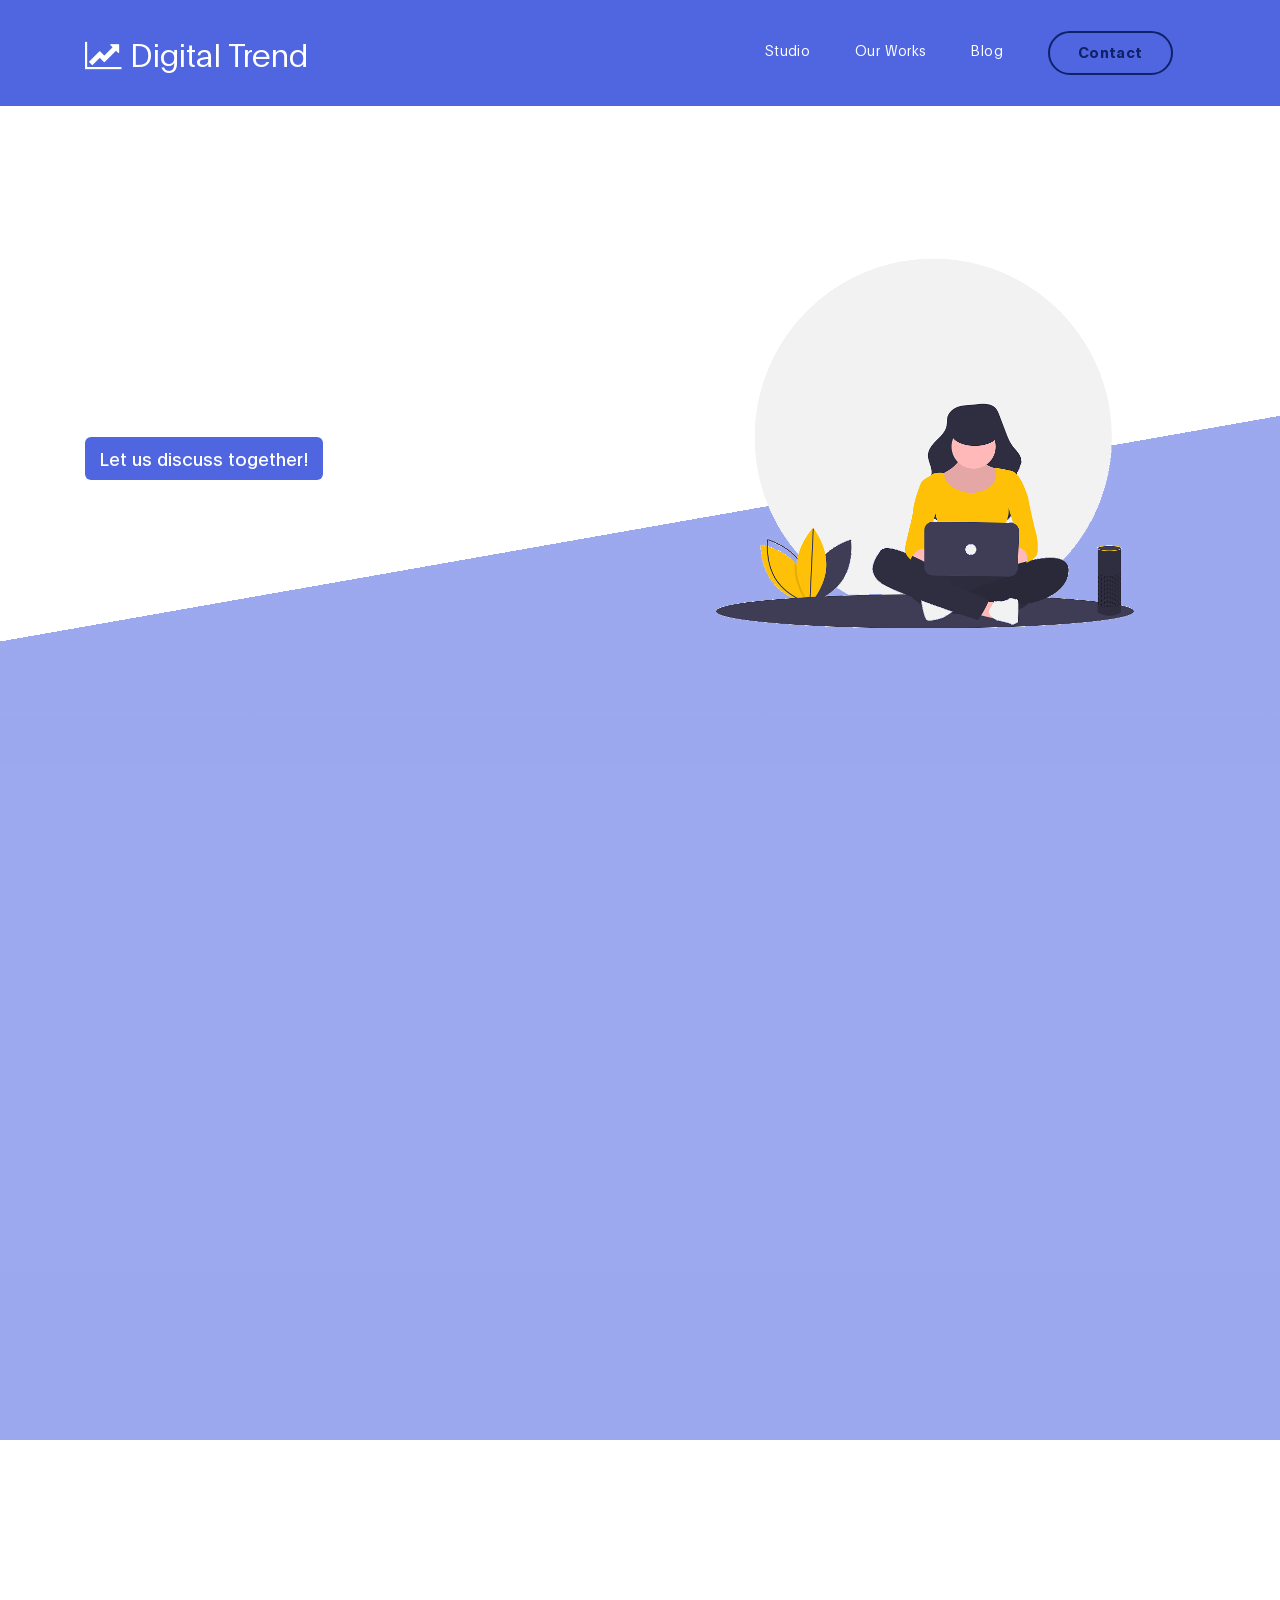
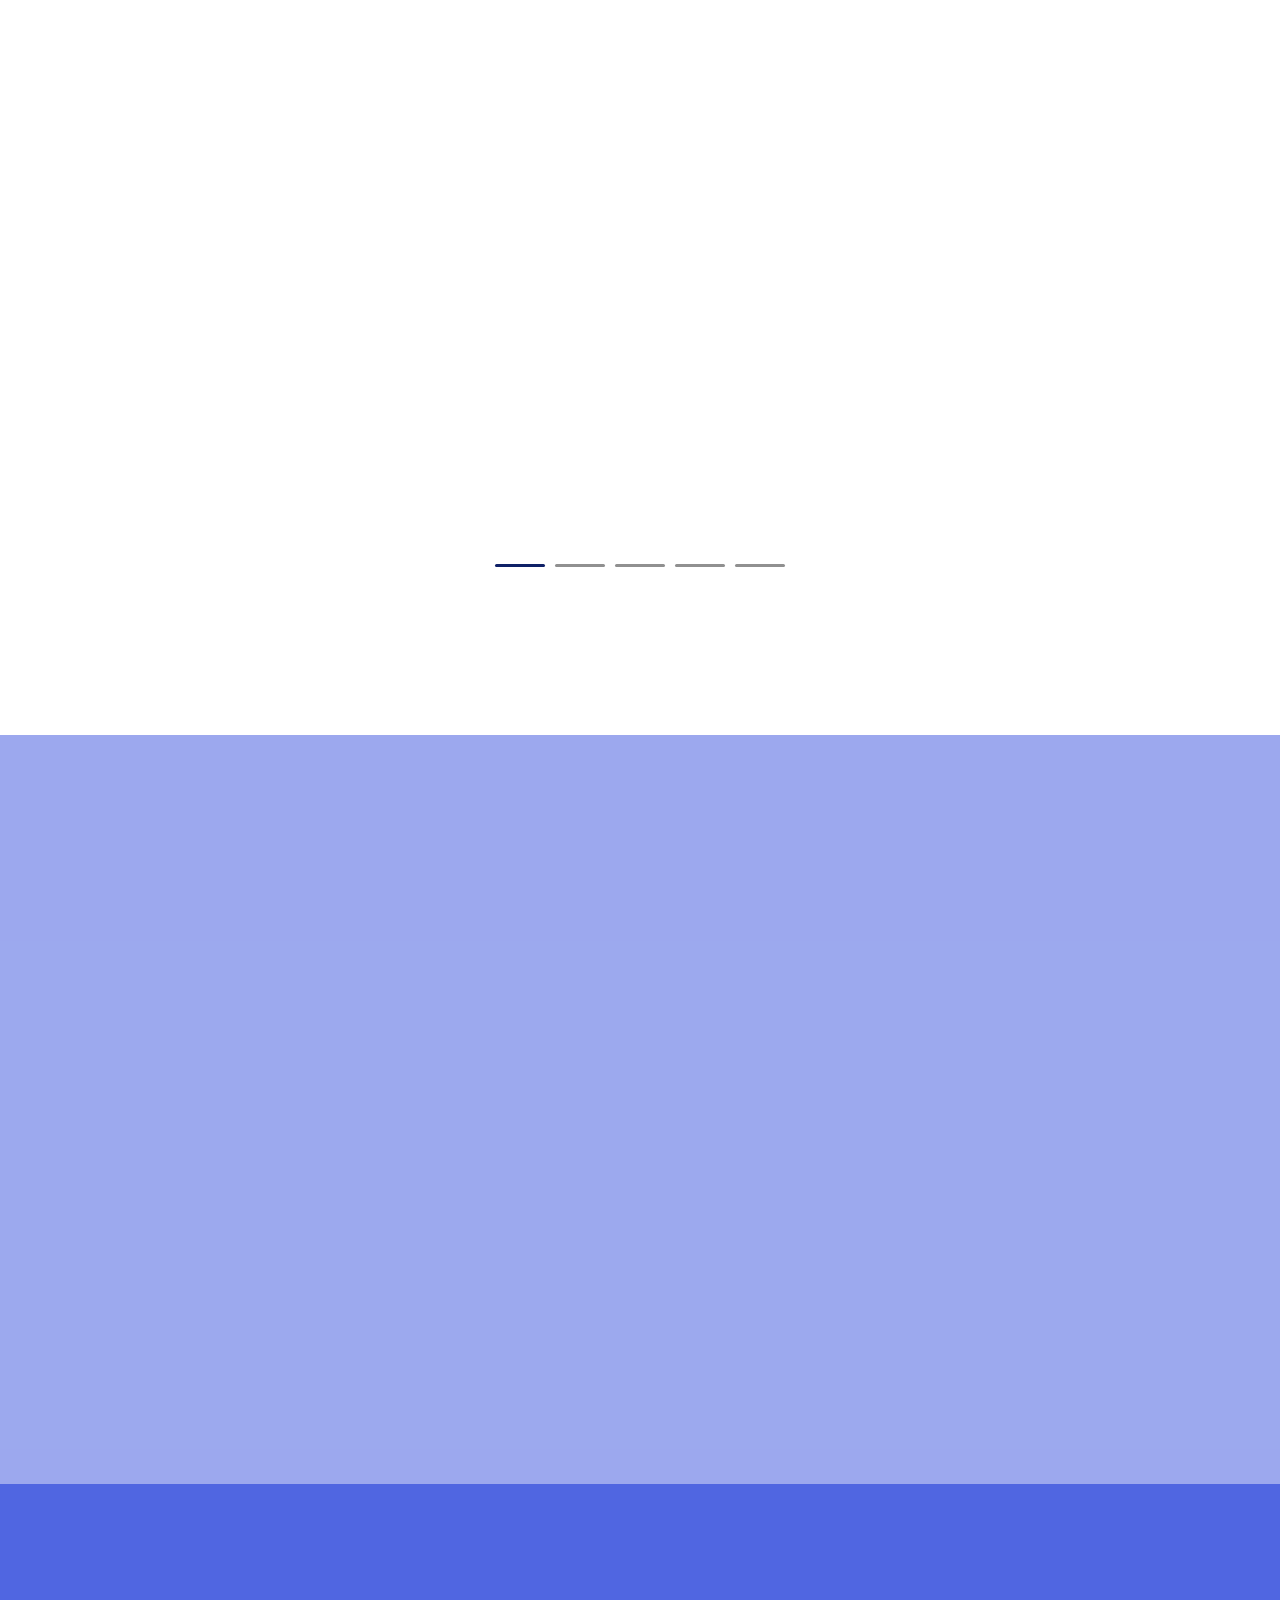
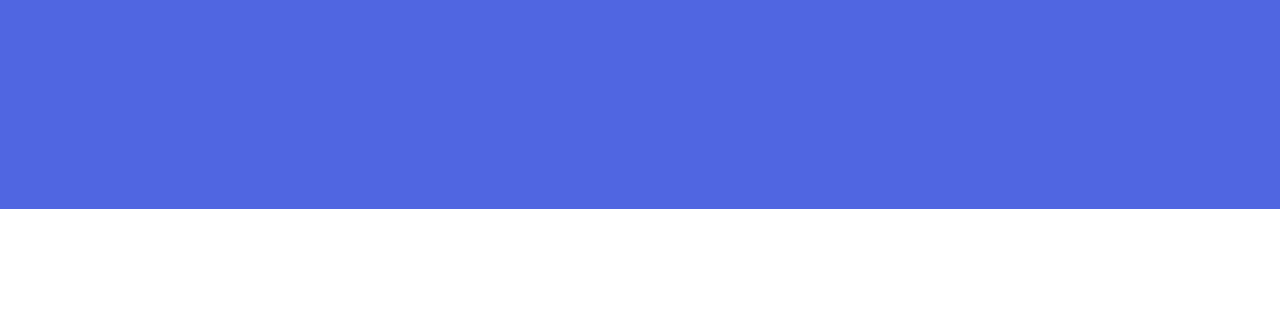
<file: wwwroot/gogi/landing/index.html>
<!DOCTYPE html>
<html lang="en">
<head>

     <title>Digital Trend HTML Template</title>
<!--

DIGITAL TREND

https://templatemo.com/tm-538-digital-trend

-->
     <meta charset="UTF-8">
     <meta http-equiv="X-UA-Compatible" content="IE=Edge">
     <meta name="description" content="">
     <meta name="keywords" content="">
     <meta name="author" content="">
     <meta name="viewport" content="width=device-width, initial-scale=1, maximum-scale=1">

     <link rel="stylesheet" href="css/bootstrap.min.css">
     <link rel="stylesheet" href="css/font-awesome.min.css">
     <link rel="stylesheet" href="css/aos.css">
     <link rel="stylesheet" href="css/owl.carousel.min.css">
     <link rel="stylesheet" href="css/owl.theme.default.min.css">

     <!-- MAIN CSS -->
     <link rel="stylesheet" href="css/templatemo-digital-trend.css">

</head>
<body>

     <!-- MENU BAR -->
    <nav class="navbar navbar-expand-lg">
        <div class="container">
            <a class="navbar-brand" href="index.html">
              <i class="fa fa-line-chart"></i>
              Digital Trend
            </a>

            <button class="navbar-toggler" type="button" data-toggle="collapse" data-target="#navbarNav" aria-controls="navbarNav" aria-expanded="false"
                aria-label="Toggle navigation">
                <span class="navbar-toggler-icon"></span>
            </button>

            <div class="collapse navbar-collapse" id="navbarNav">
                <ul class="navbar-nav ml-auto">
                    <li class="nav-item">
                        <a href="#about" class="nav-link smoothScroll">Studio</a>
                    </li>
                    <li class="nav-item">
                        <a href="#project" class="nav-link smoothScroll">Our Works</a>
                    </li>
                    <li class="nav-item">
                        <a href="blog.html" class="nav-link">Blog</a>
                    </li>
                    <li class="nav-item">
                        <a href="contact.html" class="nav-link contact">Contact</a>
                    </li>
                </ul>
            </div>
        </div>
    </nav>


     <!-- HERO -->
     <section class="hero hero-bg d-flex justify-content-center align-items-center">
               <div class="container">
                    <div class="row">

                        <div class="col-lg-6 col-md-10 col-12 d-flex flex-column justify-content-center align-items-center">
                              <div class="hero-text">

                                   <h1 class="text-white" data-aos="fade-up">We are ready for your digital marketing</h1>

                                   <a href="contact.html" class="custom-btn btn-bg btn mt-3" data-aos="fade-up" data-aos-delay="100">Let us discuss together!</a>

                                   <strong class="d-block py-3 pl-5 text-white" data-aos="fade-up" data-aos-delay="200"><i class="fa fa-phone mr-2"></i> +99 080 070 4224</strong>
                              </div>
                        </div>

                        <div class="col-lg-6 col-12">
                          <div class="hero-image" data-aos="fade-up" data-aos-delay="300">

                            <img src="images/working-girl.png" class="img-fluid" alt="working girl">
                          </div>
                        </div>

                    </div>
               </div>
     </section>


     <!-- ABOUT -->
     <section class="about section-padding pb-0" id="about">
          <div class="container">
               <div class="row">

                    <div class="col-lg-7 mx-auto col-md-10 col-12">
                         <div class="about-info">

                              <h2 class="mb-4" data-aos="fade-up">the best <strong>Digital Marketing agency</strong> in Rio de Janeiro</h2>

                              <p class="mb-0" data-aos="fade-up">Total 5 HTML pages are included in this template from TemplateMo website. Please check 2 <a href="blog.html">blog</a> pages, <a href="project-detail.html">project</a> page, and <a href="contact.html">contact</a> page. 
                              <br><br>You are <strong>allowed</strong> to use this template for commercial or non-commercial purpose. You are NOT allowed to redistribute the template ZIP file on template collection websites.</p>
                         </div>

                         <div class="about-image" data-aos="fade-up" data-aos-delay="200">

                          <img src="images/office.png" class="img-fluid" alt="office">
                        </div>
                    </div>

               </div>
          </div>
     </section>


     <!-- PROJECT -->
     <section class="project section-padding" id="project">
          <div class="container-fluid">
               <div class="row">

                    <div class="col-lg-12 col-12">

                        <h2 class="mb-5 text-center" data-aos="fade-up">
                            Please take a look through our
                            <strong>featured Digital Trends</strong>
                        </h2>

                         <div class="owl-carousel owl-theme" id="project-slide">
                              <div class="item project-wrapper" data-aos="fade-up" data-aos-delay="100">
                                   <img src="images/project/project-image01.jpg" class="img-fluid" alt="project image">

                                   <div class="project-info">
                                        <small>Marketing</small>

                                        <h3>
                                             <a href="project-detail.html">
                                                  <span>Sweet Go Agency</span>
                                                  <i class="fa fa-angle-right project-icon"></i>
                                             </a>
                                        </h3>
                                   </div>
                              </div>

                              <div class="item project-wrapper" data-aos="fade-up">
                                   <img src="images/project/project-image02.jpg" class="img-fluid" alt="project image">

                                   <div class="project-info">
                                        <small>Website</small>

                                        <h3>
                                             <a href="project-detail.html">
                                                  <span>Smart Ladies</span>
                                                  <i class="fa fa-angle-right project-icon"></i>
                                             </a>
                                        </h3>
                                   </div>
                              </div>

                              <div class="item project-wrapper" data-aos="fade-up">
                                   <img src="images/project/project-image03.jpg" class="img-fluid" alt="project image">

                                   <div class="project-info">
                                        <small>Branding</small>

                                        <h3>
                                             <a href="project-detail.html">
                                                  <span>Shoes factory</span>
                                                  <i class="fa fa-angle-right project-icon"></i>
                                             </a>
                                        </h3>
                                   </div>
                              </div>

                              <div class="item project-wrapper" data-aos="fade-up">
                                   <img src="images/project/project-image04.jpg" class="img-fluid" alt="project image">

                                   <div class="project-info">
                                        <small>Social Media</small>

                                        <h3>
                                             <a href="project-detail.html">
                                                  <span>Race Bicycle</span>
                                                  <i class="fa fa-angle-right project-icon"></i>
                                             </a>
                                        </h3>
                                   </div>
                              </div>

                              <div class="item project-wrapper" data-aos="fade-up">
                                   <img src="images/project/project-image05.jpg" class="img-fluid" alt="project image">

                                   <div class="project-info">
                                        <small>Video</small>

                                        <h3>
                                             <a href="project-detail.html">
                                                  <span>Ultimate HealthCare</span>
                                                  <i class="fa fa-angle-right project-icon"></i>
                                             </a>
                                        </h3>
                                   </div>
                              </div>
                         </div>
                    </div>

               </div>
          </div>
     </section>


     <!-- TESTIMONIAL -->
     <section class="testimonial section-padding">
          <div class="container">
               <div class="row">

                    <div class="col-lg-6 col-md-5 col-12">
                        <div class="contact-image" data-aos="fade-up">

                          <img src="images/female-avatar.png" class="img-fluid" alt="website">
                        </div>
                    </div>

                    <div class="col-lg-6 col-md-7 col-12">
                      <h4 class="my-5 pt-3" data-aos="fade-up" data-aos-delay="100">Client Testimonials</h4>

                      <div class="quote" data-aos="fade-up" data-aos-delay="200"></div>

                      <h2 class="mb-4" data-aos="fade-up" data-aos-delay="300">Lorem ipsum Sed eiusmod esse aliqua sed incididunt aliqua incididunt mollit id et sit proident dolor nulla sed commodo.</h2>

                      <p data-aos="fade-up" data-aos-delay="400">
                        <strong>Mary Zoe</strong>

                        <span class="mx-1">/</span>

                        <small>Digital Agency (CEO)</small>
                      </p>
                    </div>

               </div>
          </div>
     </section>


    <footer class="site-footer">
      <div class="container">
        <div class="row">

          <div class="col-lg-5 mx-lg-auto col-md-8 col-10">
            <h1 class="text-white" data-aos="fade-up" data-aos-delay="100">We make creative <strong>brands</strong> only.</h1>
          </div>

          <div class="col-lg-3 col-md-6 col-12" data-aos="fade-up" data-aos-delay="200">
            <h4 class="my-4">Contact Info</h4>

            <p class="mb-1">
              <i class="fa fa-phone mr-2 footer-icon"></i> 
              +99 080 070 4224
            </p>

            <p>
              <a href="#">
                <i class="fa fa-envelope mr-2 footer-icon"></i>
                hello@company.com
              </a>
            </p>
          </div>

          <div class="col-lg-3 col-md-6 col-12" data-aos="fade-up" data-aos-delay="300">
            <h4 class="my-4">Our Studio</h4>

            <p class="mb-1">
              <i class="fa fa-home mr-2 footer-icon"></i> 
              Av. Lúcio Costa - Barra da Tijuca, Rio de Janeiro - RJ, Brazil
            </p>
          </div>

          <div class="col-lg-4 mx-lg-auto text-center col-md-8 col-12" data-aos="fade-up" data-aos-delay="400">
            <p class="copyright-text">Copyright &copy; 2020 Your Company
            <br>
            <a rel="nofollow noopener" href="https://templatemo.com">Design: TemplateMo</a></p>
          </div>

          <div class="col-lg-4 mx-lg-auto col-md-6 col-12" data-aos="fade-up" data-aos-delay="500">
            
            <ul class="footer-link">
              <li><a href="#">Stories</a></li>
              <li><a href="#">Work with us</a></li>
              <li><a href="#">Privacy</a></li>
            </ul>
          </div>

          <div class="col-lg-3 mx-lg-auto col-md-6 col-12" data-aos="fade-up" data-aos-delay="600">
            <ul class="social-icon">
              <li><a href="#" class="fa fa-instagram"></a></li>
              <li><a href="#" class="fa fa-twitter"></a></li>
              <li><a href="#" class="fa fa-dribbble"></a></li>
              <li><a href="#" class="fa fa-behance"></a></li>
            </ul>
          </div>

        </div>
      </div>
    </footer>


     <!-- SCRIPTS -->
     <script src="js/jquery.min.js"></script>
     <script src="js/bootstrap.min.js"></script>
     <script src="js/aos.js"></script>
     <script src="js/owl.carousel.min.js"></script>
     <script src="js/smoothscroll.js"></script>
     <script src="js/custom.js"></script>

</body>
</html>
</file>
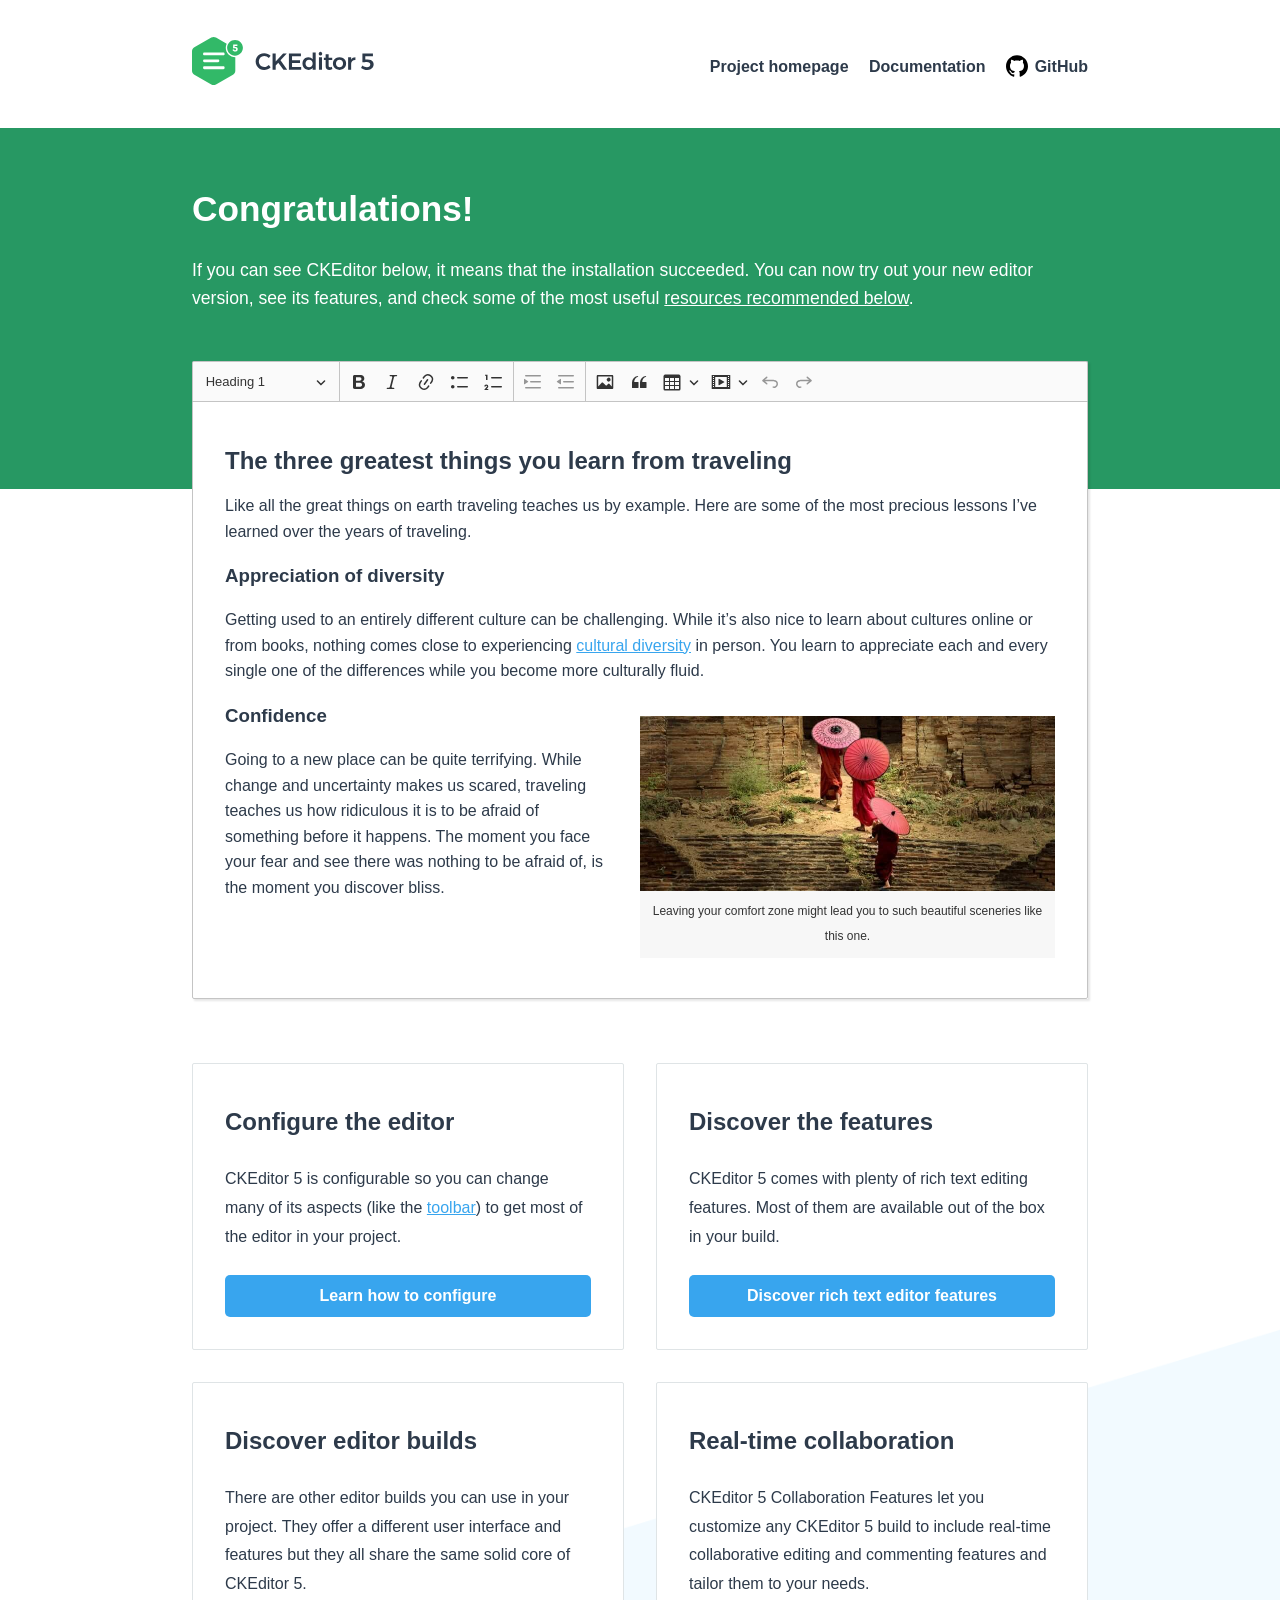
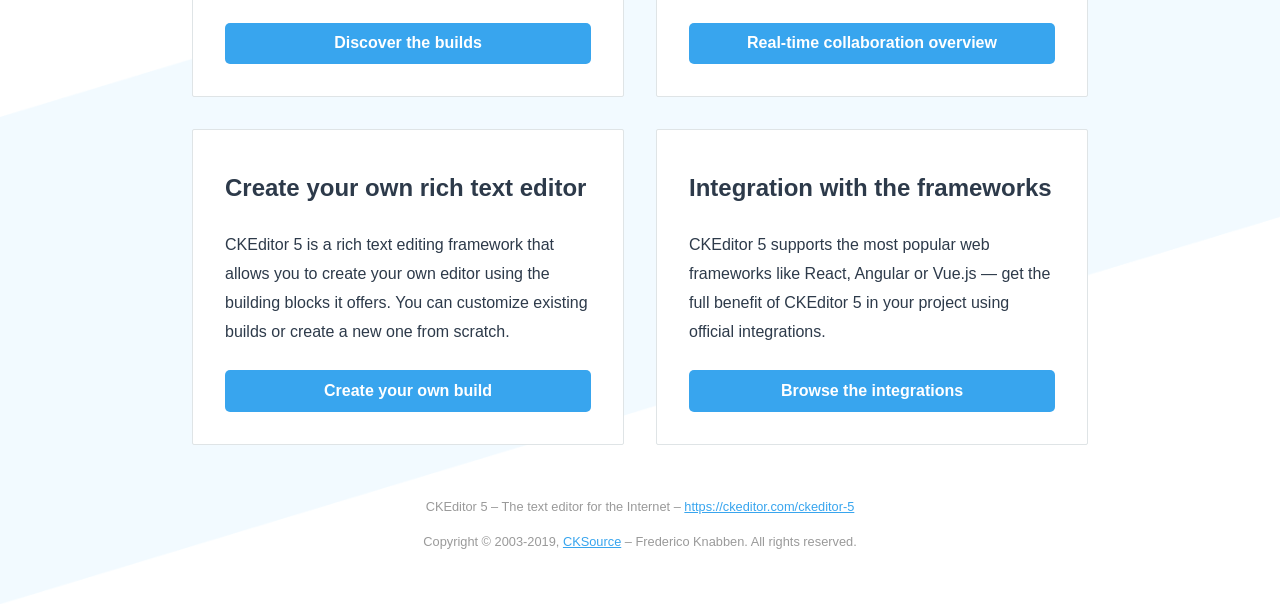
<file: wwwroot/gogi/vendors/ckeditor5/index.html>
<!DOCTYPE html>
<!--
Copyright (c) 2003-2019, CKSource - Frederico Knabben. All rights reserved.
For licensing, see LICENSE.md or https://ckeditor.com/legal/ckeditor-oss-license
-->
<html lang="en">
<head>
	<meta charset="utf-8">
	<meta name="viewport" content="width=device-width, initial-scale=1.0, maximum-scale=1.0" />
	<link type="text/css" href="sample/css/sample.css" rel="stylesheet" media="screen" />
	<title>CKEditor 5 – classic editor build sample</title>
</head>
<body>

<header>
	<div class="centered">
		<h1><a href="https://ckeditor.com/ckeditor-5"><img src="sample/img/logo.svg" alt="WYSIWYG editor - CKEditor 5" /></a></h1>

		<input type="checkbox" id="menu-toggle" />
		<label for="menu-toggle"></label>
		  
		<nav>
			<ul>
				<li><a href="https://ckeditor.com/ckeditor-5">Project homepage</a></li>
				<li><a href="https://ckeditor.com/docs/">Documentation</a></li>
				<li><a href="https://github.com/ckeditor/ckeditor5">GitHub</a></li>
			</ul>
		</nav>
	</div>
</header>

<main>
	<div class="message">
		<div class="centered">
			<h1>Congratulations!</h1>

			<p>If you can see CKEditor below, it means that the installation succeeded. You can now try out your new editor version, see its features,
			and check some of the most useful <a href="#references">resources recommended below</a>.</p>
		</div>
	</div>
	<div class="centered">
		<div id="editor">
			<h2>The three greatest things you learn from traveling</h2>

			<p>Like all the great things on earth traveling teaches us by example. Here are some of the most precious lessons I’ve learned over the years of traveling.</p>

			<h3>Appreciation of diversity</h3>

			<p>Getting used to an entirely different culture can be challenging. While it’s also nice to learn about cultures online or from books, nothing comes close to experiencing <a href="https://en.wikipedia.org/wiki/Cultural_diversity">cultural diversity</a> in person. You learn to appreciate each and every single one of the differences while you become more culturally fluid.</p>

			<figure class="image image-style-side"><img src="sample/img/umbrellas.jpg" alt="Three Monks walking on ancient temple.">
				<figcaption>Leaving your comfort zone might lead you to such beautiful sceneries like this one.</figcaption>
			</figure>

			<h3>Confidence</h3>

			<p>Going to a new place can be quite terrifying. While change and uncertainty makes us scared, traveling teaches us how ridiculous it is to be afraid of something before it happens. The moment you face your fear and see there was nothing to be afraid of, is the moment you discover bliss.</p>
		</div>

		<div id="references">
			<section>
				<h2>Configure the editor</h2>
				<p>CKEditor 5 is configurable so you can change many of its aspects (like the <a href="https://ckeditor.com/docs/ckeditor5/latest/builds/guides/integration/configuration.html#toolbar-setup">toolbar</a>) to get most of the editor in your project.</p>
				<p><a href="https://ckeditor.com/docs/ckeditor5/latest/builds/guides/integration/configuration.html">Learn how to configure</a></p>
			</section>

			<section>
				<h2>Discover the features</h2>
				<p>CKEditor 5 comes with plenty of rich text editing features. Most of them are available out of the box in your build.</p>
				<p><a href="https://ckeditor.com/docs/ckeditor5/latest/features/index.html">Discover rich text editor features</a></p>				</section>

			<section>
				<h2>Discover editor builds</h2>
				<p>There are other editor builds you can use in your project. They offer a different user interface and features but they all share the same solid core of CKEditor 5.</p>
				<p><a href="https://ckeditor.com/docs/ckeditor5/latest/builds/guides/overview.html">Discover the builds</a></p>
			</section>

			<section>
				<h2>Real-time collaboration</h2>
				<p>CKEditor 5 Collaboration Features let you customize any CKEditor 5 build to include real-time collaborative editing and commenting features and tailor them to your needs.</p>
				<p><a href="https://ckeditor.com/docs/ckeditor5/latest/features/collaboration/collaboration.html">Real-time collaboration overview</a></p>
			</section>

			<section>
				<h2>Create your own rich text editor</h2>
				<p>CKEditor 5 is a rich text editing framework that allows you to create your own editor using the building blocks it offers. You can customize existing builds or create a new one from scratch.</p>
				<p><a href="https://ckeditor.com/docs/ckeditor5/latest/builds/guides/development/custom-builds.html">Create your own build</a></p>
			</section>

			<section>
				<h2>Integration with the frameworks</h2>
				<p>CKEditor 5 supports the most popular web frameworks like React, Angular or Vue.js &mdash; get the full benefit of CKEditor 5 in your project using official integrations.</p>
				<p><a href="https://ckeditor.com/docs/ckeditor5/latest/builds/guides/integration/frameworks/overview.html">Browse the integrations</a></p>
			</section>	
		</div>
	</div>
</main>

<footer>
	<div>
		<p>CKEditor 5 – The text editor for the Internet – <a href="https://ckeditor.com/ckeditor-5">https://ckeditor.com/ckeditor-5</a></p>
		<p>Copyright © 2003-2019, <a href="https://cksource.com/">CKSource</a> – Frederico Knabben. All rights reserved.</p>
	</div>
</footer>

<script src="ckeditor.js"></script>

<script>
	ClassicEditor
		.create( document.querySelector( '#editor' ), {
			// toolbar: [ 'heading', '|', 'bold', 'italic', 'link' ]
		} )
		.then( editor => {
			window.editor = editor;
		} )
		.catch( err => {
			console.error( err.stack );
		} );
</script>

</body>
</html>
</file>
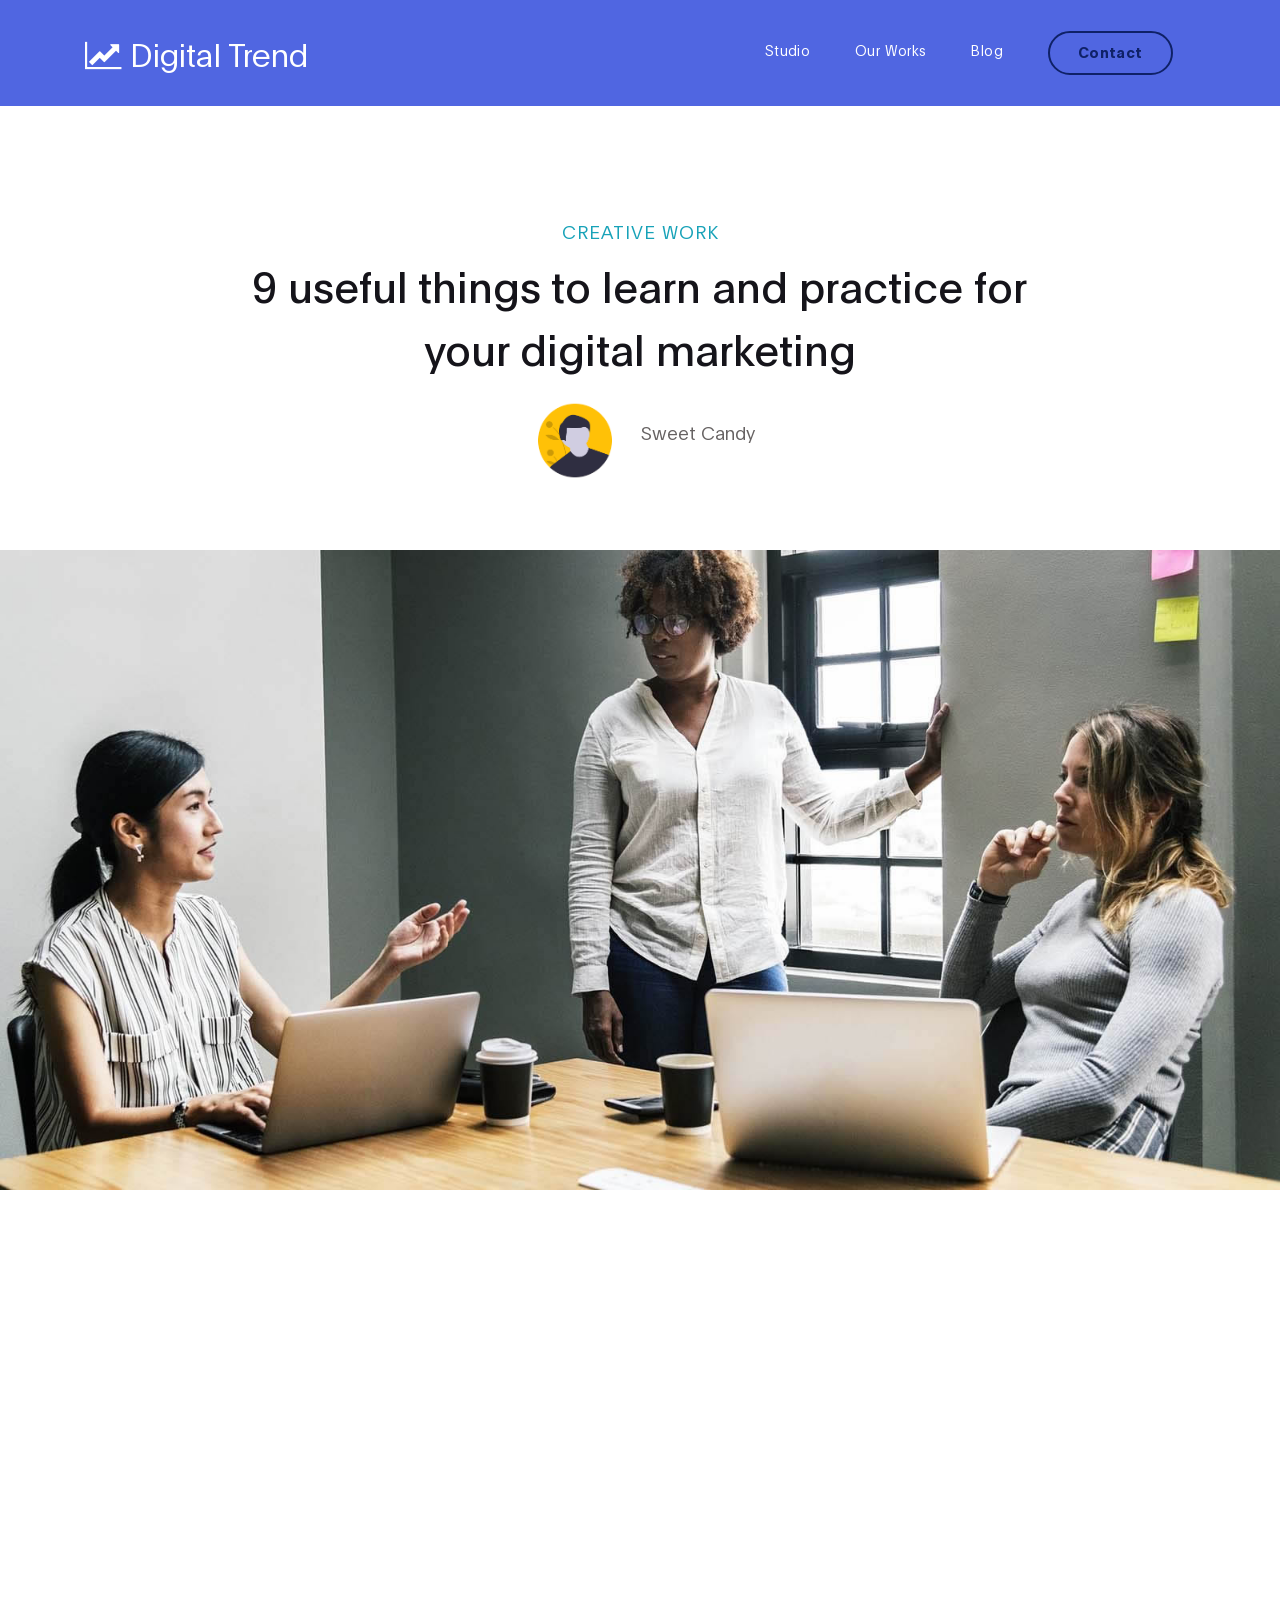
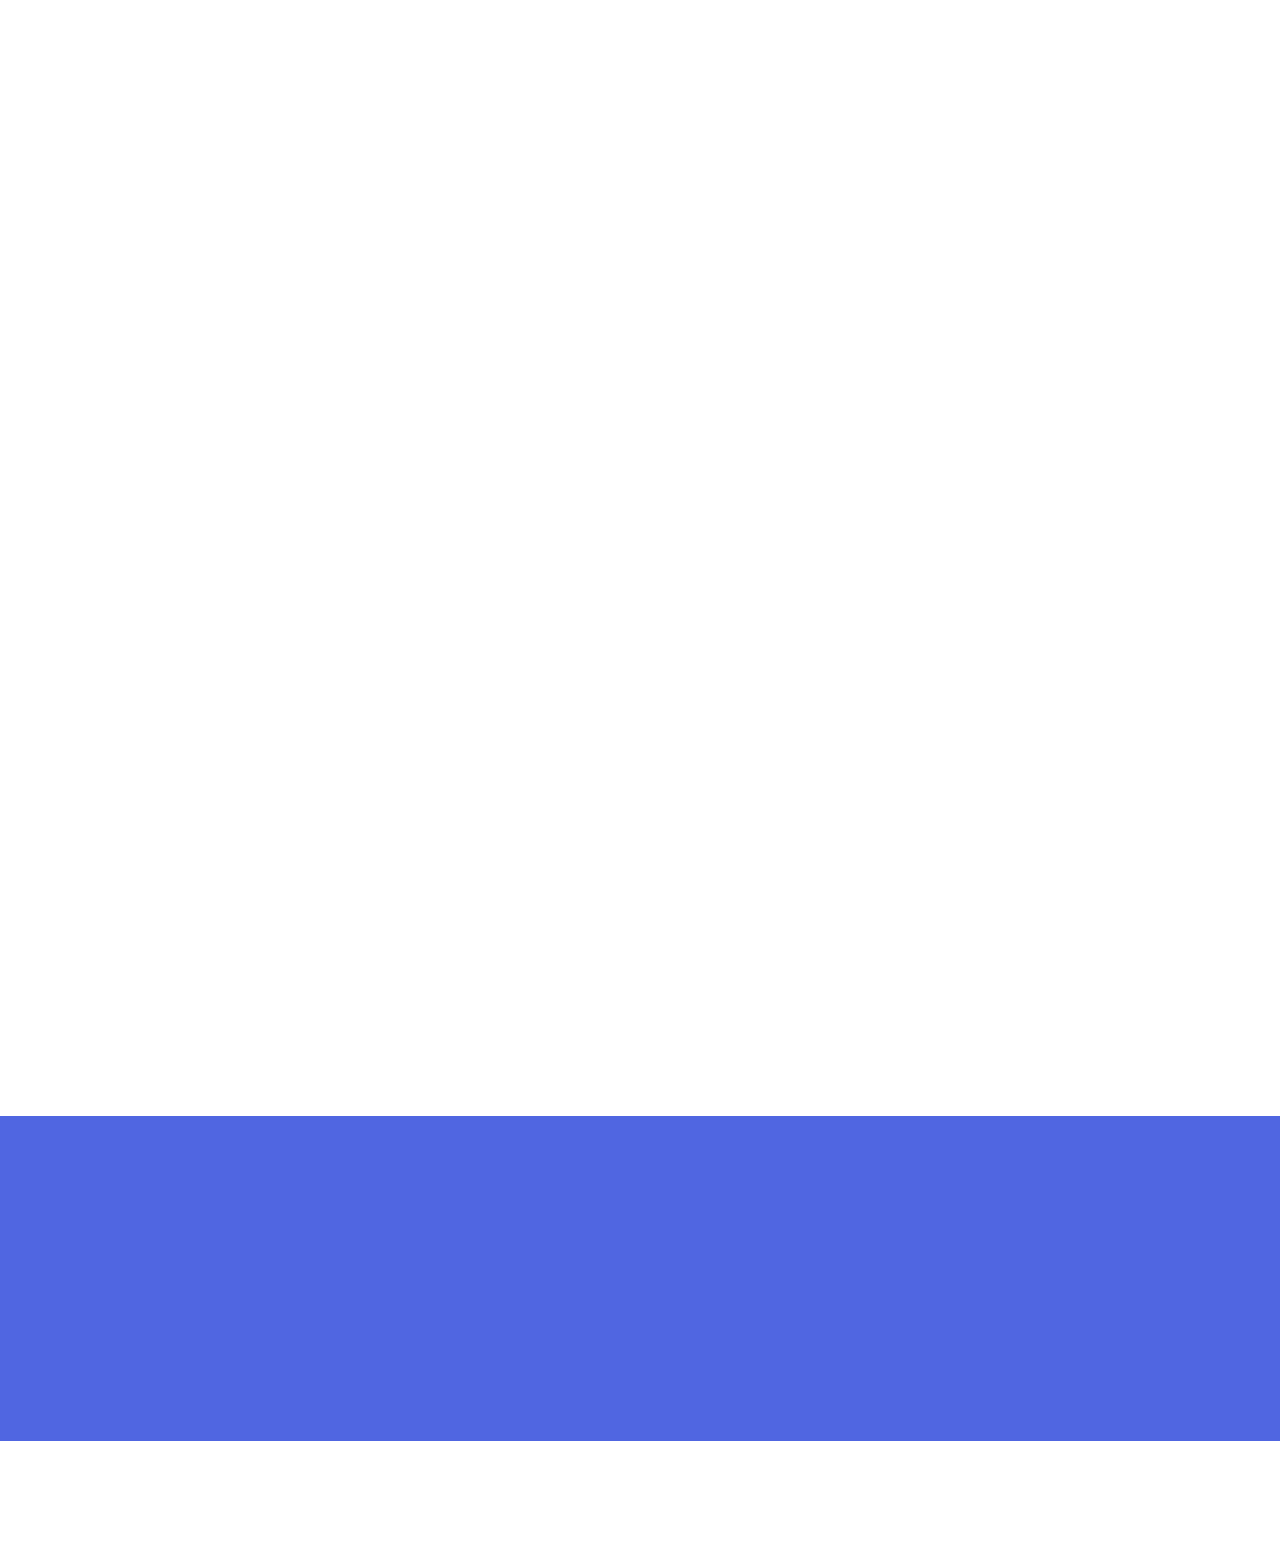
<file: wwwroot/gogi/landing/blog-detail.html>
<!DOCTYPE html>
<html lang="en">
<head>

     <title>Digital Trend - Blog Detail</title>
<!--

DIGITAL TREND

https://templatemo.com/tm-538-digital-trend

-->
     <meta charset="UTF-8">
     <meta http-equiv="X-UA-Compatible" content="IE=Edge">
     <meta name="description" content="">
     <meta name="keywords" content="">
     <meta name="author" content="">
     <meta name="viewport" content="width=device-width, initial-scale=1, maximum-scale=1">

     <link rel="stylesheet" href="css/bootstrap.min.css">
     <link rel="stylesheet" href="css/font-awesome.min.css">
     <link rel="stylesheet" href="css/aos.css">
     <link rel="stylesheet" href="css/owl.carousel.min.css">
     <link rel="stylesheet" href="css/owl.theme.default.min.css">

     <!-- MAIN CSS -->
     <link rel="stylesheet" href="css/templatemo-digital-trend.css">

</head>
<body>

     <!-- MENU BAR -->
    <nav class="navbar navbar-expand-lg position-relative">
        <div class="container">
            <a class="navbar-brand" href="index.html">
              <i class="fa fa-line-chart"></i>
              Digital Trend
            </a>

            <button class="navbar-toggler" type="button" data-toggle="collapse" data-target="#navbarNav" aria-controls="navbarNav" aria-expanded="false"
                aria-label="Toggle navigation">
                <span class="navbar-toggler-icon"></span>
            </button>

            <div class="collapse navbar-collapse" id="navbarNav">
                <ul class="navbar-nav ml-auto">
                    <li class="nav-item">
                        <a href="index.html#about" class="nav-link">Studio</a>
                    </li>
                    <li class="nav-item">
                        <a href="index.html#project" class="nav-link">Our Works</a>
                    </li>
                    <li class="nav-item">
                        <a href="blog.html" class="nav-link">Blog</a>
                    </li>
                    <li class="nav-item">
                        <a href="contact.html" class="nav-link contact">Contact</a>
                    </li>
                </ul>
            </div>
        </div>
    </nav>


     <!-- BLOG DETAIL -->
     <section class="project-detail section-padding-half">
          <div class="container">
               <div class="row">

                    <div class="col-lg-9 mx-auto col-md-10 col-12 mt-lg-5 text-center" data-aos="fade-up">
                      <h4 class="blog-category text-info">Creative Work</h4>
                      
                      <h1>9 useful things to learn and practice for your digital marketing</h1>

                      <div class="client-info">
                          <div class="d-flex justify-content-center align-items-center mt-3">
                            <img src="images/project/project-detail/male-avatar.png" class="img-fluid" alt="male avatar">

                            <p>Sweet Candy</p>
                          </div>
                      </div>
                    </div>

               </div>
          </div>
     </section>


     <div class="full-image text-center" data-aos="zoom-in">
       <img src="images/blog/blog-header-image.jpg" class="img-fluid" alt="blog header">
     </div>


     <!-- BLOG DETAIL -->
     <section class="project-detail">
          <div class="container">
               <div class="row">

                  <div class="col-lg-9 mx-auto col-md-11 col-12 my-5 pt-3" data-aos="fade-up">

                    <h2 class="mb-3">Etiam quis metus elementum, tempor risus vel, condimentum orci.</h2>

                    <p>Mauris in convallis nunc, non facilisis arcu. Nunc sapien nulla, interdum at diam non, aliquam vestibulum leo. Fusce laoreet malesuada ante, consectetur consequat ante tempor et. Quisque ac risus ligula.</p>

                    <p>Suspendisse bibendum tortor at est placerat auctor. Phasellus tortor est, bibendum eu ex eu, tincidunt efficitur nunc. Orci varius natoque penatibus et magnis dis parturient montes, nascetur ridiculus mus.</p>

                    <ul class="list-detail py-3">
                      <li><span>Quisque at condimentum est. Duis sollicitudin urna id elit pulvinar placerat. Ut ac dui in ex vulputate dictum.</span></li>

                      <li><span>Mauris vitae tellus nisi. Morbi rutrum lacus sit amet volutpat viverra.</span></li>

                      <li><span> Integer maximus sem ut ipsum blandit elementum. Nullam sollicitudin accumsan commodo.</span></li>
                    </ul>

                    <p>Sed leo nisl, posuere at molestie ac, suscipit auctor mauris. Etiam quis metus elementum, tempor risus vel, condimentum orci.</p>

                    <h2 class="mt-5 mb-3">Curabitur tempus vel libero lobortis feugiat</h2>

                    <p>Orci varius natoque penatibus et magnis dis parturient montes, nascetur ridiculus mus. Mauris in convallis nunc, non facilisis arcu. Nunc sapien nulla, interdum at diam non, aliquam vestibulum leo.</p>

                    <blockquote>Phasellus dapibus ex sed dolor blandit, efficitur iaculis ipsum scelerisque. Cras elementum nibh id felis sagittis, sit amet pellentesque ligula porttitor. Fusce laoreet malesuada ante, consectetur consequat ante tempor et. Quisque ac risus ligula.</blockquote>
                    </div>
               </div>

              <div class="col-lg-8 mx-auto mb-5 pb-5 col-12" data-aos="fade-up">

                <h3 class="my-3" data-aos="fade-up">Leave a comment</h3>

                <form action="#" method="get"  class="contact-form" data-aos="fade-up" data-aos-delay="300" role="form">
                  <div class="row">
                    <div class="col-lg-6 col-12">
                      <input type="text" class="form-control" name="name" placeholder="Name">
                    </div>

                    <div class="col-lg-6 col-12">
                      <input type="email" class="form-control" name="email" placeholder="Email">
                    </div>

                    <div class="col-lg-12 col-12">
                      <textarea class="form-control" rows="6" name="message" placeholder="Message"></textarea>
                    </div>

                    <div class="col-lg-5 mx-auto col-7">
                      <button type="submit" class="form-control" id="submit-button" name="submit">Submit Comment</button>
                    </div>
                  </div>
                </form>
              </div>
              
          </div>
          
     </section>


    <footer class="site-footer">
      <div class="container">
        <div class="row">

          <div class="col-lg-5 mx-lg-auto col-md-8 col-10">
            <h1 class="text-white" data-aos="fade-up" data-aos-delay="100">We make creative <strong>brands</strong> only.</h1>
          </div>

          <div class="col-lg-3 col-md-6 col-12" data-aos="fade-up" data-aos-delay="200">
            <h4 class="my-4">Contact Info</h4>

            <p class="mb-1">
              <i class="fa fa-phone mr-2 footer-icon"></i> 
              +99 080 070 4224
            </p>

            <p>
              <a href="#">
                <i class="fa fa-envelope mr-2 footer-icon"></i>
                hello@company.com
              </a>
            </p>
          </div>

          <div class="col-lg-3 col-md-6 col-12" data-aos="fade-up" data-aos-delay="300">
            <h4 class="my-4">Our Studio</h4>

            <p class="mb-1">
              <i class="fa fa-home mr-2 footer-icon"></i> 
              Av. Lúcio Costa - Barra da Tijuca, Rio de Janeiro - RJ, Brazil
            </p>
          </div>

          <div class="col-lg-4 mx-lg-auto text-center col-md-8 col-12" data-aos="fade-up" data-aos-delay="400">
            <p class="copyright-text">Copyright &copy; 2020 Your Company
            <br>
            <a rel="nofollow noopener" href="https://templatemo.com">Design: TemplateMo</a></p>
          </div>

          <div class="col-lg-4 mx-lg-auto col-md-6 col-12" data-aos="fade-up" data-aos-delay="500">
            
            <ul class="footer-link">
              <li><a href="#">Stories</a></li>
              <li><a href="#">Work with us</a></li>
              <li><a href="#">Privacy</a></li>
            </ul>
          </div>

          <div class="col-lg-3 mx-lg-auto col-md-6 col-12" data-aos="fade-up" data-aos-delay="600">
            <ul class="social-icon">
              <li><a href="#" class="fa fa-instagram"></a></li>
              <li><a href="#" class="fa fa-twitter"></a></li>
              <li><a href="#" class="fa fa-dribbble"></a></li>
              <li><a href="#" class="fa fa-behance"></a></li>
            </ul>
          </div>

        </div>
      </div>
    </footer>


     <!-- SCRIPTS -->
     <script src="js/jquery.min.js"></script>
     <script src="js/bootstrap.min.js"></script>
     <script src="js/aos.js"></script>
     <script src="js/owl.carousel.min.js"></script>
     <script src="js/custom.js"></script>

</body>
</html>
</file>
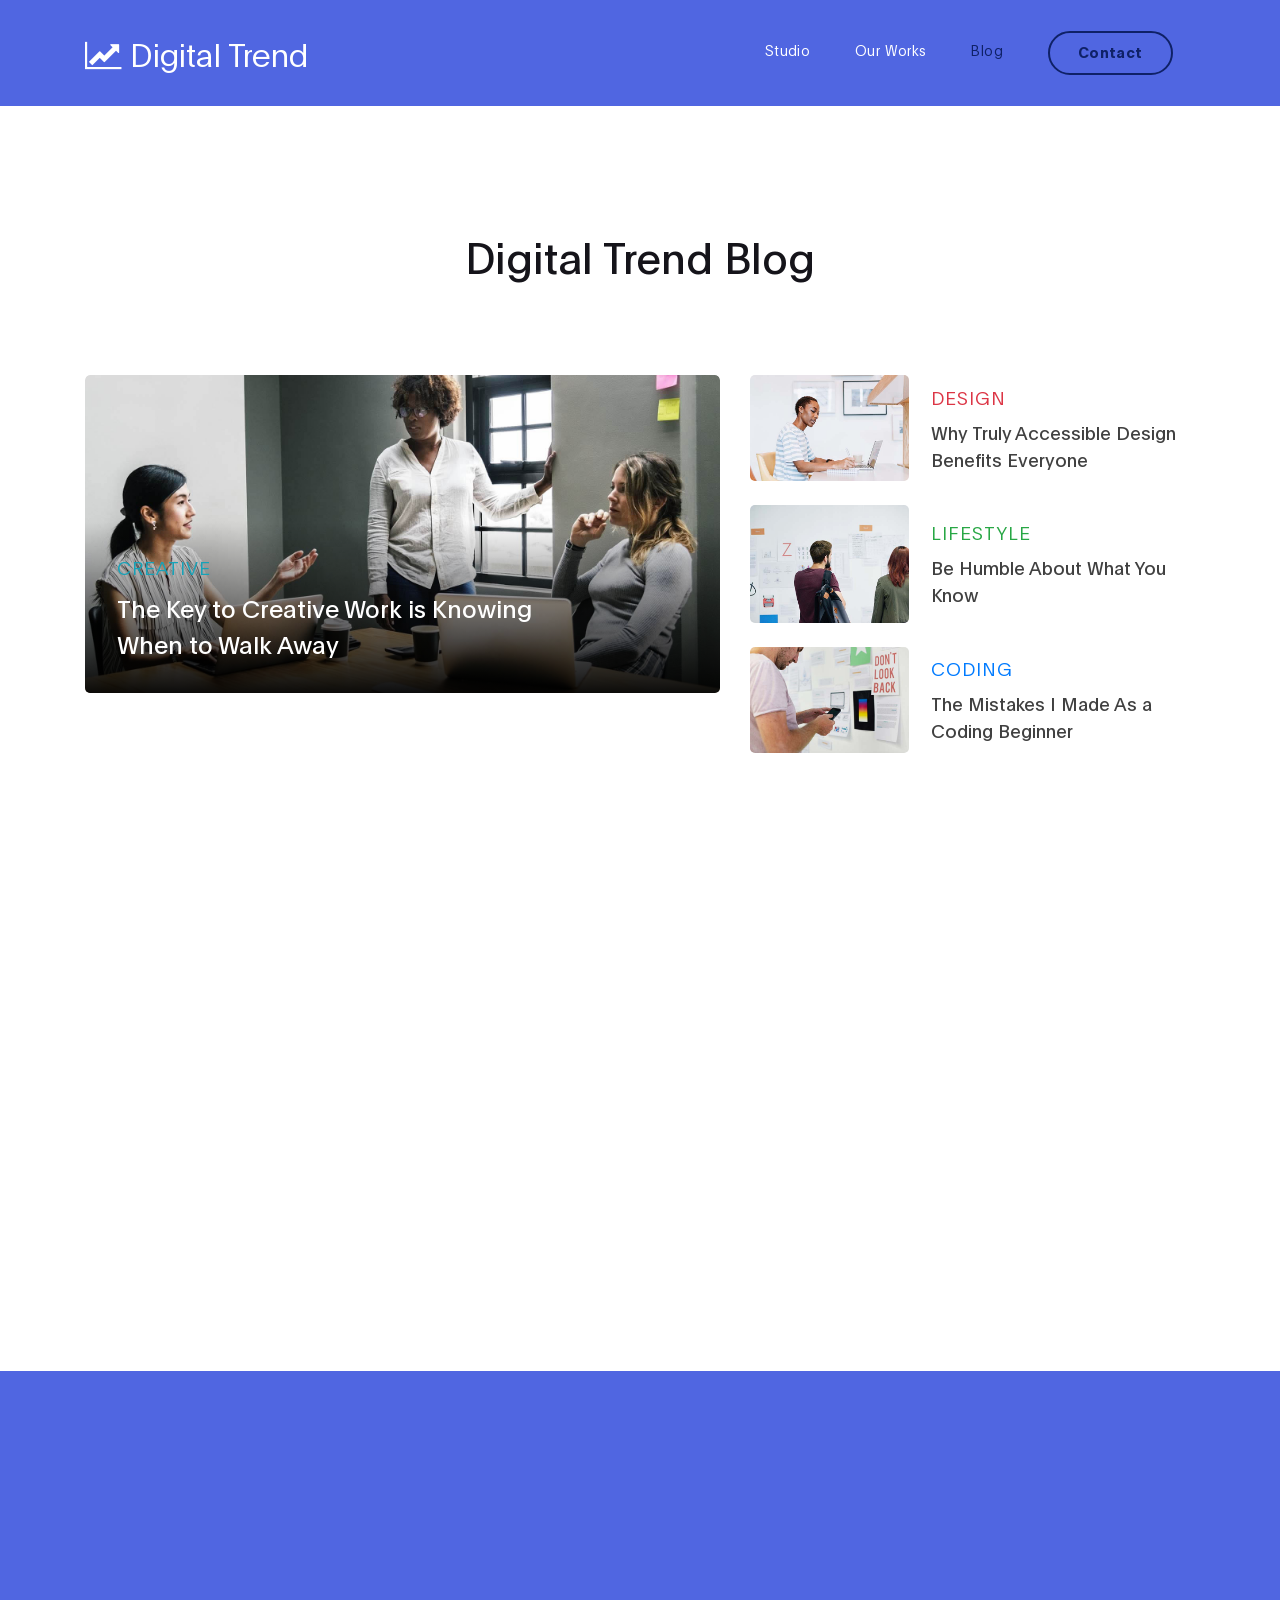
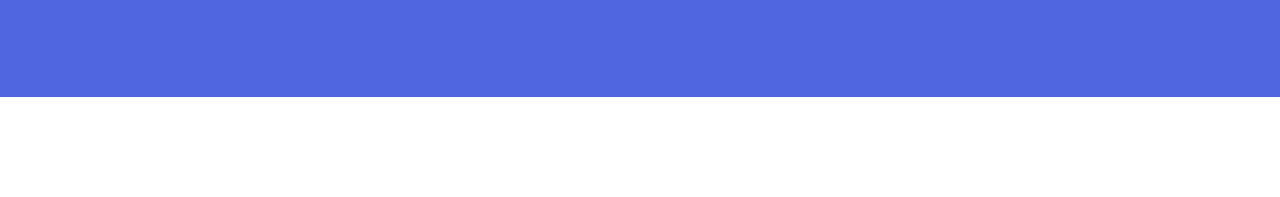
<file: wwwroot/gogi/landing/blog.html>
<!DOCTYPE html>
<html lang="en">
<head>

     <title>Digital Trend - Blog</title>
<!--

DIGITAL TREND

https://templatemo.com/tm-538-digital-trend

-->
     <meta charset="UTF-8">
     <meta http-equiv="X-UA-Compatible" content="IE=Edge">
     <meta name="description" content="">
     <meta name="keywords" content="">
     <meta name="author" content="">
     <meta name="viewport" content="width=device-width, initial-scale=1, maximum-scale=1">

     <link rel="stylesheet" href="css/bootstrap.min.css">
     <link rel="stylesheet" href="css/font-awesome.min.css">
     <link rel="stylesheet" href="css/aos.css">
     <link rel="stylesheet" href="css/owl.carousel.min.css">
     <link rel="stylesheet" href="css/owl.theme.default.min.css">

     <!-- MAIN CSS -->
     <link rel="stylesheet" href="css/templatemo-digital-trend.css">

</head>
<body>

     <!-- MENU BAR -->
    <nav class="navbar navbar-expand-lg position-absolute">
        <div class="container">
            <a class="navbar-brand" href="index.html">
              <i class="fa fa-line-chart"></i>
              Digital Trend
            </a>

            <button class="navbar-toggler" type="button" data-toggle="collapse" data-target="#navbarNav" aria-controls="navbarNav" aria-expanded="false"
                aria-label="Toggle navigation">
                <span class="navbar-toggler-icon"></span>
            </button>

            <div class="collapse navbar-collapse" id="navbarNav">
                <ul class="navbar-nav ml-auto">
                    <li class="nav-item">
                        <a href="index.html#about" class="nav-link">Studio</a>
                    </li>
                    <li class="nav-item">
                        <a href="index.html#project" class="nav-link">Our Works</a>
                    </li>
                    <li class="nav-item">
                        <a href="blog.html" class="nav-link active">Blog</a>
                    </li>
                    <li class="nav-item">
                        <a href="contact.html" class="nav-link contact">Contact</a>
                    </li>
                </ul>
            </div>
        </div>
    </nav>


     <!-- BLOG -->
     <section class="blog section-padding">
          <div class="container">
               <div class="row">

                    <div class="col-lg-12 col-12 py-5 mt-5 mb-3 text-center">

                      <h1 class="mb-4" data-aos="fade-up">Digital Trend Blog</h1>
                    </div>

                    <div class="col-lg-7 col-md-7 col-12 mb-4">
                      <div class="blog-header" data-aos="fade-up" data-aos-delay="100">
                        <img src="images/blog/blog-header-image.jpg" class="img-fluid" alt="blog header">

                        <div class="blog-header-info">
                          <h4 class="blog-category text-info">Creative</h4>

                          <h3><a href="blog-detail.html">The Key to Creative Work is Knowing When to Walk Away</a></h3>
                        </div>
                      </div>
                    </div>

                    <div class="col-lg-5 col-md-5 col-12 mb-4">
                      <div class="blog-sidebar d-flex justify-content-center align-items-center" data-aos="fade-up" data-aos-delay="200">
                        <img src="images/blog/blog-sidebar-image.jpg" class="img-fluid" alt="blog">

                        <div class="blog-info">
                          <h4 class="blog-category text-danger">Design</h4>

                          <h3><a href="blog-detail.html">Why Truly Accessible Design Benefits Everyone</a></h3>
                        </div>
                      </div>

                      <div class="blog-sidebar py-4 d-flex justify-content-center align-items-center" data-aos="fade-up" data-aos-delay="300">
                        <img src="images/blog/blog-sidebar-image01.jpg" class="img-fluid" alt="blog">

                        <div class="blog-info">
                          <h4 class="blog-category text-success">lifestyle</h4>

                          <h3><a href="blog-detail.html">Be Humble About What You Know</a></h3>
                        </div>
                      </div>

                      <div class="blog-sidebar d-flex justify-content-center align-items-center" data-aos="fade-up" data-aos-delay="200">
                        <img src="images/blog/blog-sidebar-image02.jpg" class="img-fluid" alt="blog">

                        <div class="blog-info">
                          <h4 class="blog-category text-primary">Coding</h4>

                          <h3><a href="blog-detail.html">The Mistakes I Made As a Coding Beginner</a></h3>
                        </div>
                      </div>

                    </div>

                    <div class="col-lg-5 ml-auto mt-5 pt-5 col-md-6 col-12">

                      <img src="images/newsletter.png" data-aos="fade-up" data-aos-delay="100" class="img-fluid" alt="newsletter">
                    </div>

                    <div class="col-lg-5 mr-auto mt-5 pt-5 col-md-6 col-12 newsletter-form">
                      <h4 data-aos="fade-up" data-aos-delay="200">Email Newsletter</h4>

                      <h2 data-aos="fade-up" data-aos-delay="300">Let’s stay up-to-date. We'll share you all good stuffs.</h2>
                      <form action="#" method="get" enctype="multipart/form-data">
                      <div class="form-group mt-4" data-aos="fade-up" data-aos-delay="400">
                        <input name="email" type="email" class="form-control" 
                        		id="email" aria-describedby="emailHelp" placeholder="Please enter your email" required>

                        <small id="emailHelp" class="form-text text-muted">We'll NOT share your email address to anyone else.</small>

                      </div>

                      <div class="form-group form-check" data-aos="fade-up" data-aos-delay="500">
                        <input name="monthly" type="checkbox" class="form-check-input" id="monthly">

                        <label class="form-check-label" for="monthly">Please send me a monthly newsletter.</label>
                      </div>

                        <button type="submit" data-aos="fade-up" data-aos-delay="500" class="btn w-100 mt-3">Sign up</button>
                      </form>
                    </div>

               </div>
          </div>
     </section>


    <footer class="site-footer">
      <div class="container">
        <div class="row">

          <div class="col-lg-5 mx-lg-auto col-md-8 col-10">
            <h1 class="text-white" data-aos="fade-up" data-aos-delay="100">We make creative <strong>brands</strong> only.</h1>
          </div>

          <div class="col-lg-3 col-md-6 col-12" data-aos="fade-up" data-aos-delay="200">
            <h4 class="my-4">Contact Info</h4>

            <p class="mb-1">
              <i class="fa fa-phone mr-2 footer-icon"></i> 
              +99 080 070 4224
            </p>

            <p>
              <a href="#">
                <i class="fa fa-envelope mr-2 footer-icon"></i>
                hello@company.com
              </a>
            </p>
          </div>

          <div class="col-lg-3 col-md-6 col-12" data-aos="fade-up" data-aos-delay="300">
            <h4 class="my-4">Our Studio</h4>

            <p class="mb-1">
              <i class="fa fa-home mr-2 footer-icon"></i> 
              Av. Lúcio Costa - Barra da Tijuca, Rio de Janeiro - RJ, Brazil
            </p>
          </div>

          <div class="col-lg-4 mx-lg-auto text-center col-md-8 col-12" data-aos="fade-up" data-aos-delay="400">
            <p class="copyright-text">Copyright &copy; 2020 Your Company
            <br>
            <a rel="nofollow noopener" href="https://templatemo.com">Design: TemplateMo</a></p>
          </div>

          <div class="col-lg-4 mx-lg-auto col-md-6 col-12" data-aos="fade-up" data-aos-delay="500">
            
            <ul class="footer-link">
              <li><a href="#">Stories</a></li>
              <li><a href="#">Work with us</a></li>
              <li><a href="#">Privacy</a></li>
            </ul>
          </div>

          <div class="col-lg-3 mx-lg-auto col-md-6 col-12" data-aos="fade-up" data-aos-delay="600">
            <ul class="social-icon">
              <li><a href="#" class="fa fa-instagram"></a></li>
              <li><a href="#" class="fa fa-twitter"></a></li>
              <li><a href="#" class="fa fa-dribbble"></a></li>
              <li><a href="#" class="fa fa-behance"></a></li>
            </ul>
          </div>

        </div>
      </div>
    </footer>


     <!-- SCRIPTS -->
     <script src="js/jquery.min.js"></script>
     <script src="js/bootstrap.min.js"></script>
     <script src="js/aos.js"></script>
     <script src="js/owl.carousel.min.js"></script>
     <script src="js/custom.js"></script>

</body>
</html>
</file>
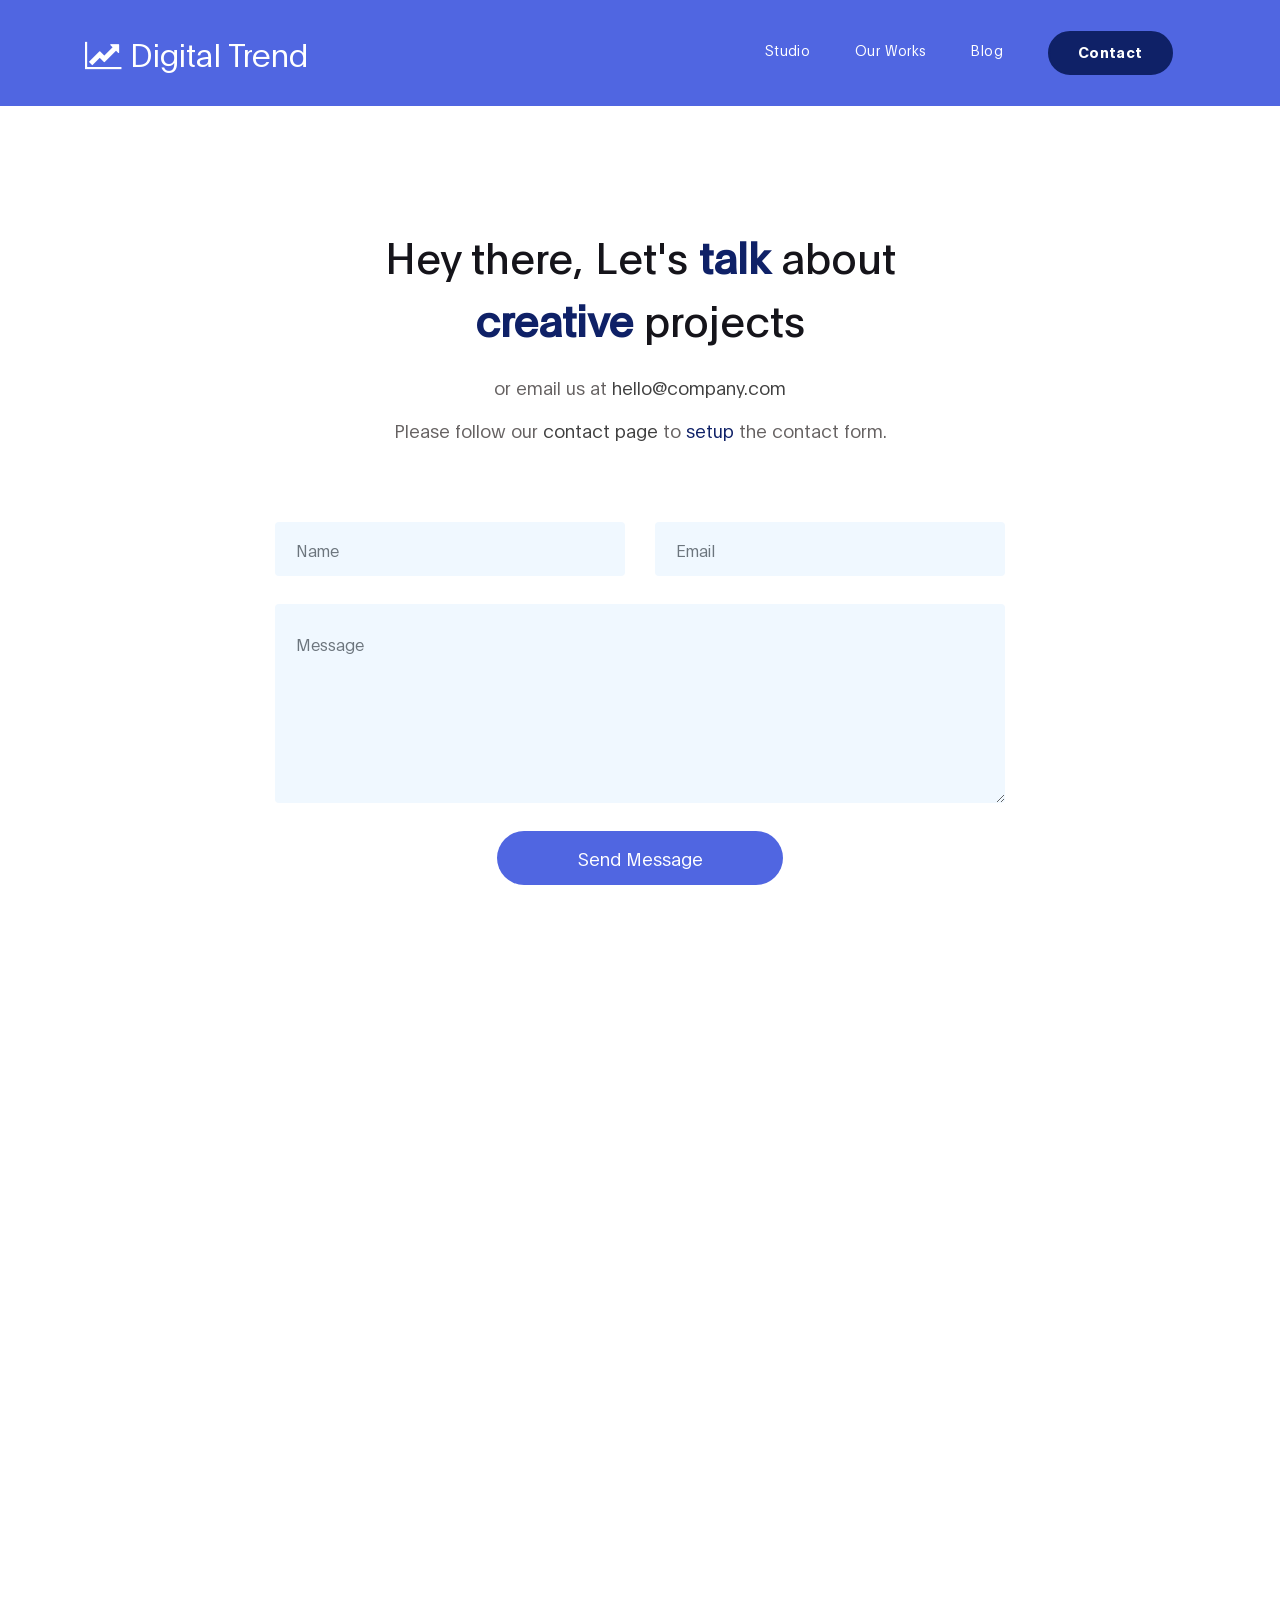
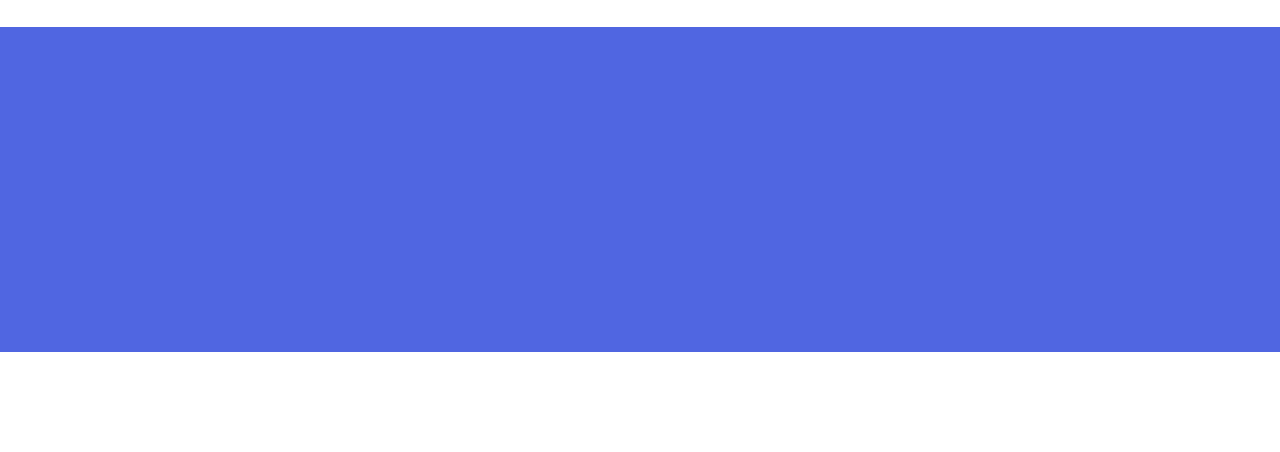
<file: wwwroot/gogi/landing/contact.html>
<!DOCTYPE html>
<html lang="en">
<head>

     <title>Digital Trend Contact</title>
<!--

DIGITAL TREND

https://templatemo.com/tm-538-digital-trend

-->
     <meta charset="UTF-8">
     <meta http-equiv="X-UA-Compatible" content="IE=Edge">
     <meta name="description" content="">
     <meta name="keywords" content="">
     <meta name="author" content="">
     <meta name="viewport" content="width=device-width, initial-scale=1, maximum-scale=1">

     <link rel="stylesheet" href="css/bootstrap.min.css">
     <link rel="stylesheet" href="css/font-awesome.min.css">
     <link rel="stylesheet" href="css/aos.css">
     <link rel="stylesheet" href="css/owl.carousel.min.css">
     <link rel="stylesheet" href="css/owl.theme.default.min.css">

     <!-- MAIN CSS -->
     <link rel="stylesheet" href="css/templatemo-digital-trend.css">

</head>
<body>

     <!-- MENU BAR -->
    <nav class="navbar navbar-expand-lg position-absolute">
        <div class="container">
          <a class="navbar-brand" href="index.html">
              <i class="fa fa-line-chart"></i>
              Digital Trend
            </a>

            <button class="navbar-toggler" type="button" data-toggle="collapse" data-target="#navbarNav" aria-controls="navbarNav" aria-expanded="false"
                aria-label="Toggle navigation">
                <span class="navbar-toggler-icon"></span>
            </button>

            <div class="collapse navbar-collapse" id="navbarNav">
                <ul class="navbar-nav ml-auto">
                    <li class="nav-item">
                        <a href="index.html#about" class="nav-link">Studio</a>
                    </li>
                    <li class="nav-item">
                        <a href="index.html#project" class="nav-link">Our Works</a>
                    </li>
                    <li class="nav-item">
                        <a href="blog.html" class="nav-link">Blog</a>
                    </li>
                    <li class="nav-item">
                        <a href="contact.html" class="nav-link active contact">Contact</a>
                    </li>
                </ul>
            </div>
        </div>
    </nav>


     <!-- CONTACT -->
     <section class="contact section-padding">
          <div class="container">
               <div class="row">

                    <div class="col-lg-6 mx-auto col-md-7 col-12 py-5 mt-5 text-center" data-aos="fade-up">

                      <h1 class="mb-4">Hey there, Let's <strong>talk</strong> about <strong>creative</strong> projects</h1>

                      <p>or email us at <a href="mailto:hello@company.com">hello@company.com</a></p>
                      <p>Please follow our <a rel="nofollow" href="https://templatemo.com/contact">contact page</a> to <strong>setup</strong> the contact form.</p>
                    </div>

                    <div class="col-lg-8 mx-auto col-md-10 col-12">
                    
                    <!-- Follow https://templatemo.com/contact page to setup your own contact form -->
                    
                      <form action="#" method="post" class="contact-form" data-aos="fade-up" data-aos-delay="300" role="form">
                        <div class="row">
                          <div class="col-lg-6 col-12">
                            <input type="text" class="form-control" name="name" placeholder="Name">
                          </div>

                          <div class="col-lg-6 col-12">
                            <input type="email" class="form-control" name="email" placeholder="Email">
                          </div>

                          <div class="col-lg-12 col-12">
                            <textarea class="form-control" rows="6" name="message" placeholder="Message"></textarea>
                          </div>

                          <div class="col-lg-5 mx-auto col-7">
                            <button type="submit" class="form-control" id="submit-button" name="submit">Send Message</button>
                          </div>
                        </div>

                      </form>
                    </div>

               </div>
          </div>
     </section>

<!-- How to change your own map point
	1. Go to Google Maps
	2. Click on your location point
	3. Click "Share" and choose "Embed map" tab
	4. Copy only URL and paste it within the src="" field below
-->
     <div class="google-map" data-aos="zoom-in">
       <iframe src="https://www.google.com/maps/embed?pb=!1m18!1m12!1m3!1d11196.961132529668!2d-43.38581128725845!3d-23.011063013218724!2m3!1f0!2f0!3f0!3m2!1i1024!2i768!4f13.1!3m3!1m2!1s0x9bdb695cd967b7%3A0x171cdd035a6a9d84!2sAv.%20L%C3%BAcio%20Costa%20-%20Barra%20da%20Tijuca%2C%20Rio%20de%20Janeiro%20-%20RJ%2C%20Brazil!5e0!3m2!1sen!2sth!4v1568649412152!5m2!1sen!2sth" width="1920" height="600" frameborder="0" style="border:0;" allowfullscreen=""></iframe>
     </div>


    <footer class="site-footer">
      <div class="container">
        <div class="row">

          <div class="col-lg-5 mx-lg-auto col-md-8 col-10">
            <h1 class="text-white" data-aos="fade-up" data-aos-delay="100">We make creative <strong>brands</strong> only.</h1>
          </div>

          <div class="col-lg-3 col-md-6 col-12" data-aos="fade-up" data-aos-delay="200">
            <h4 class="my-4">Contact Info</h4>

            <p class="mb-1">
              <i class="fa fa-phone mr-2 footer-icon"></i> 
              +99 080 070 4224
            </p>

            <p>
              <a href="#">
                <i class="fa fa-envelope mr-2 footer-icon"></i>
                hello@company.com
              </a>
            </p>
          </div>

          <div class="col-lg-3 col-md-6 col-12" data-aos="fade-up" data-aos-delay="300">
            <h4 class="my-4">Our Studio</h4>

            <p class="mb-1">
              <i class="fa fa-home mr-2 footer-icon"></i> 
              Av. Lúcio Costa - Barra da Tijuca, Rio de Janeiro - RJ, Brazil
            </p>
          </div>

          <div class="col-lg-4 mx-lg-auto text-center col-md-8 col-12" data-aos="fade-up" data-aos-delay="400">
            <p class="copyright-text">Copyright &copy; 2020 Your Company
            <br>
            <a rel="nofollow noopener" href="https://templatemo.com">Design: TemplateMo</a></p>
          </div>

          <div class="col-lg-4 mx-lg-auto col-md-6 col-12" data-aos="fade-up" data-aos-delay="500">
            
            <ul class="footer-link">
              <li><a href="#">Stories</a></li>
              <li><a href="#">Work with us</a></li>
              <li><a href="#">Privacy</a></li>
            </ul>
          </div>

          <div class="col-lg-3 mx-lg-auto col-md-6 col-12" data-aos="fade-up" data-aos-delay="600">
            <ul class="social-icon">
              <li><a href="#" class="fa fa-instagram"></a></li>
              <li><a href="#" class="fa fa-twitter"></a></li>
              <li><a href="#" class="fa fa-dribbble"></a></li>
              <li><a href="#" class="fa fa-behance"></a></li>
            </ul>
          </div>

        </div>
      </div>
    </footer>


     <!-- SCRIPTS -->
     <script src="js/jquery.min.js"></script>
     <script src="js/bootstrap.min.js"></script>
     <script src="js/aos.js"></script>
     <script src="js/owl.carousel.min.js"></script>
     <script src="js/custom.js"></script>

</body>
</html>
</file>
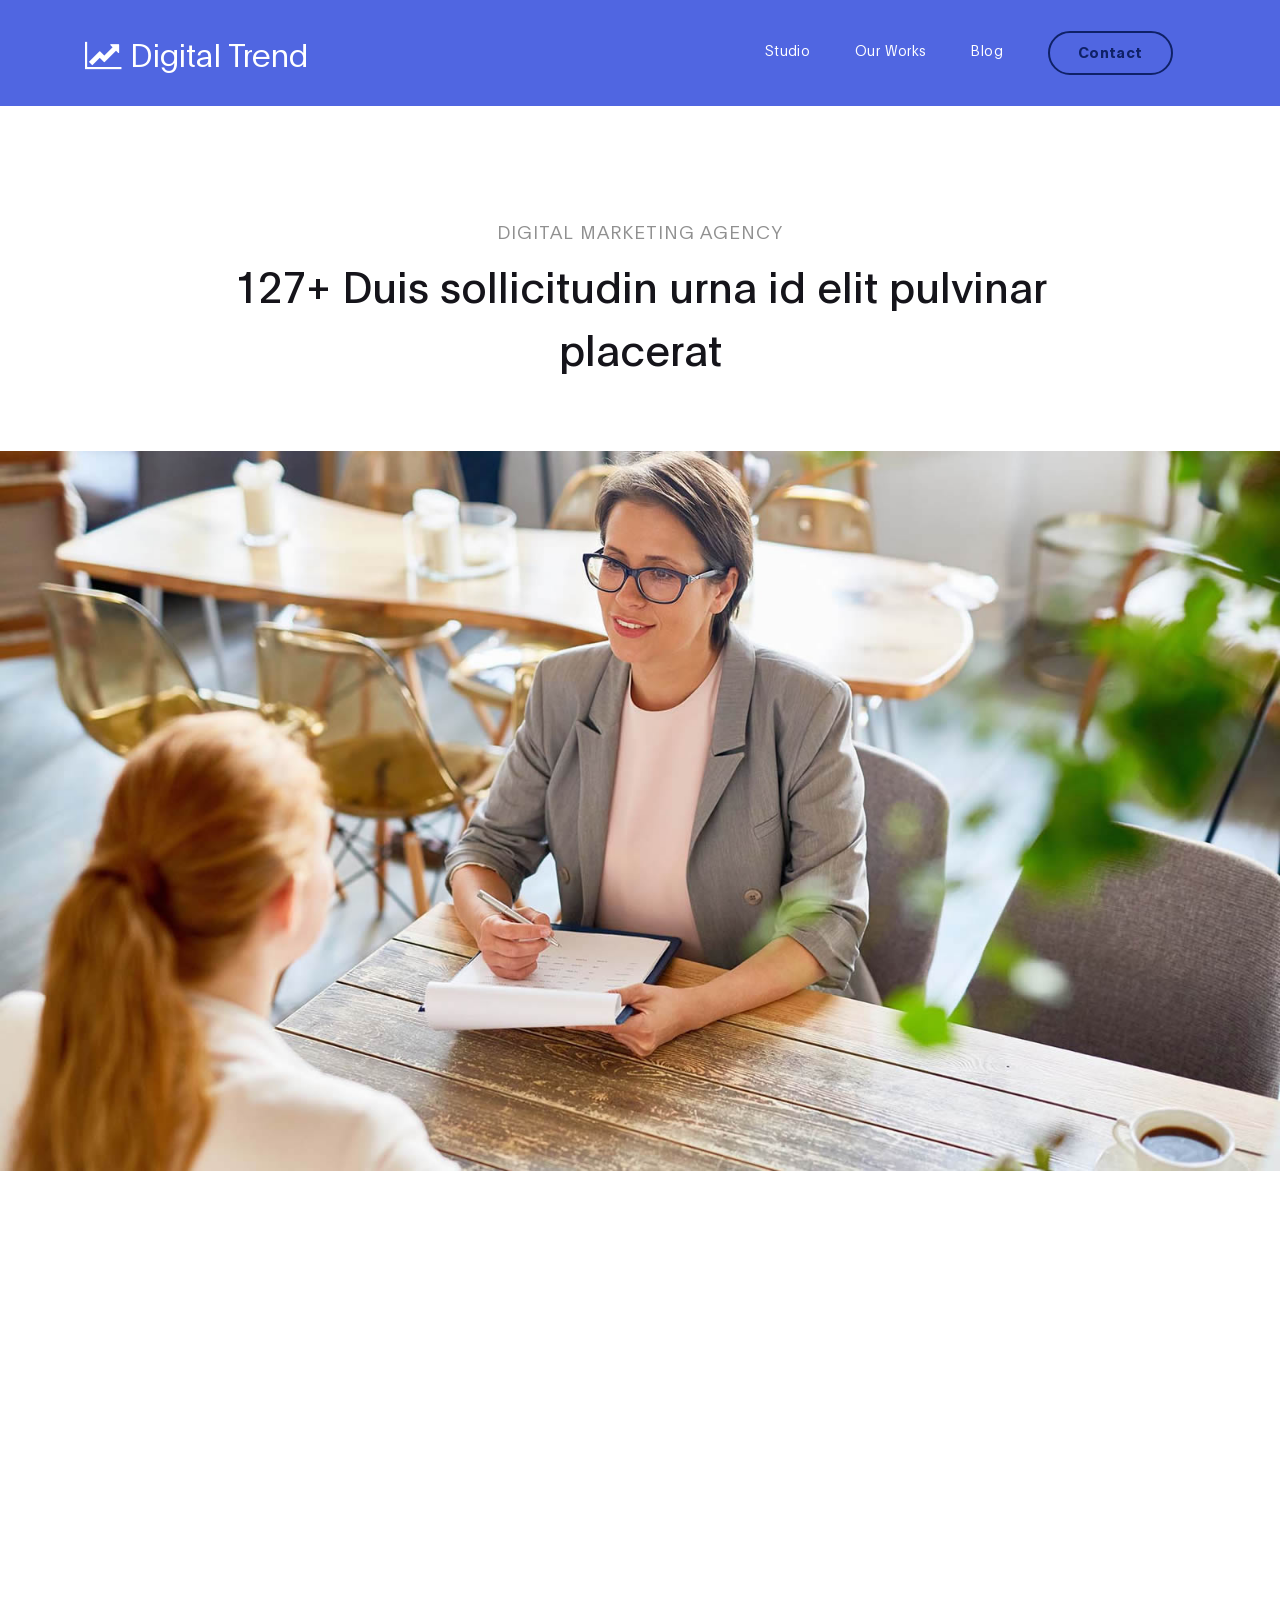
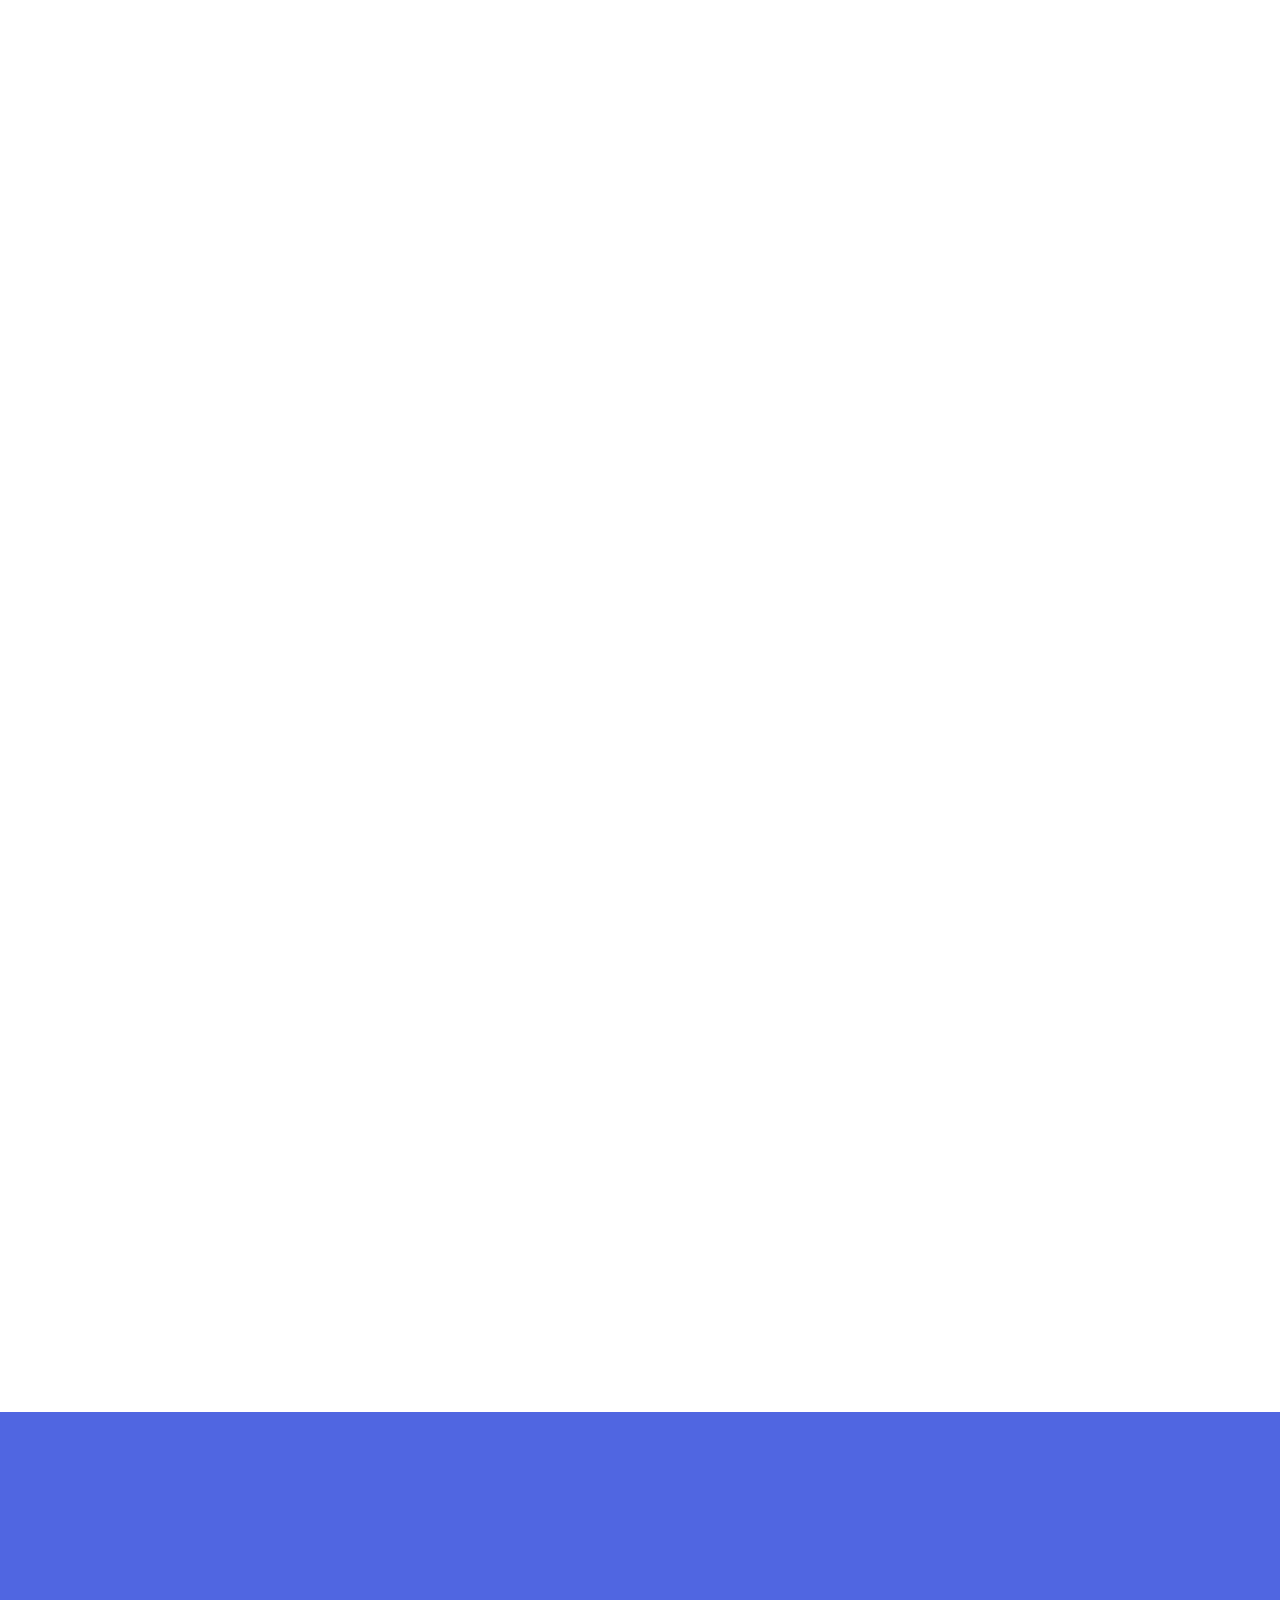
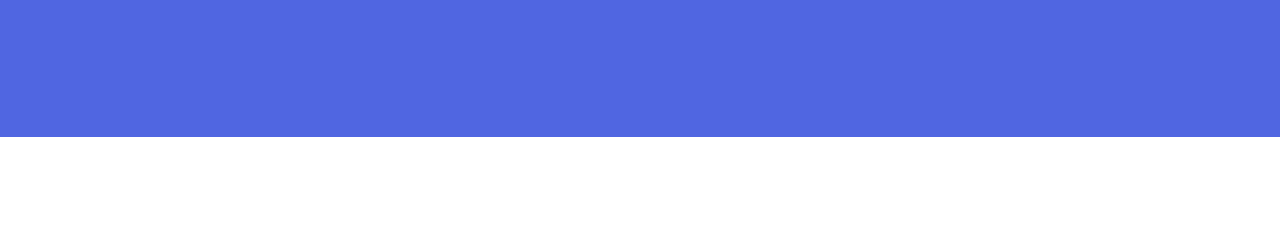
<file: wwwroot/gogi/landing/project-detail.html>
<!DOCTYPE html>
<html lang="en">
<head>

     <title>Digital Trend - Project Detail</title>
<!--

DIGITAL TREND

https://templatemo.com/tm-538-digital-trend

-->
     <meta charset="UTF-8">
     <meta http-equiv="X-UA-Compatible" content="IE=Edge">
     <meta name="description" content="">
     <meta name="keywords" content="">
     <meta name="author" content="">
     <meta name="viewport" content="width=device-width, initial-scale=1, maximum-scale=1">

     <link rel="stylesheet" href="css/bootstrap.min.css">
     <link rel="stylesheet" href="css/font-awesome.min.css">
     <link rel="stylesheet" href="css/aos.css">
     <link rel="stylesheet" href="css/owl.carousel.min.css">
     <link rel="stylesheet" href="css/owl.theme.default.min.css">

     <!-- MAIN CSS -->
     <link rel="stylesheet" href="css/templatemo-digital-trend.css">

</head>
<body>

     <!-- MENU BAR -->
    <nav class="navbar navbar-expand-lg position-relative">
        <div class="container">
            <a class="navbar-brand" href="index.html">
              <i class="fa fa-line-chart"></i>
              Digital Trend
            </a>

            <button class="navbar-toggler" type="button" data-toggle="collapse" data-target="#navbarNav" aria-controls="navbarNav" aria-expanded="false"
                aria-label="Toggle navigation">
                <span class="navbar-toggler-icon"></span>
            </button>

            <div class="collapse navbar-collapse" id="navbarNav">
                <ul class="navbar-nav ml-auto">
                    <li class="nav-item">
                        <a href="index.html#about" class="nav-link">Studio</a>
                    </li>
                    <li class="nav-item">
                        <a href="index.html#project" class="nav-link">Our Works</a>
                    </li>
                    <li class="nav-item">
                        <a href="blog.html" class="nav-link">Blog</a>
                    </li>
                    <li class="nav-item">
                        <a href="contact.html" class="nav-link contact">Contact</a>
                    </li>
                </ul>
            </div>
        </div>
    </nav>


     <!-- PROJECT DETAIL -->
     <section class="project-detail section-padding-half">
          <div class="container">
               <div class="row">

                    <div class="col-lg-9 mx-auto col-md-10 col-12 mt-lg-5 text-center" data-aos="fade-up">

                      <h4>Digital Marketing Agency</h4>

                      <h1>127+ Duis sollicitudin urna id elit pulvinar placerat</h1>
                    </div>

               </div>
          </div>
     </section>

     <div class="full-image text-center" data-aos="zoom-in">
       <img src="images/project/project-detail/interview-process.jpg" class="img-fluid" alt="interview process">
     </div>

     <!-- PROJECT DETAIL -->
     <section class="project-detail section-padding">
          <div class="container">
               <div class="row">

                  <div class="col-lg-6 col-md-6 col-12 mb-5">

                      <img src="images/project/project-detail/personal-website.png" class="img-fluid" alt="personal website" data-aos="fade-up">
                    </div>

                    <div class="col-lg-5 col-md-6 mr-lg-auto mt-lg-5 col-12" data-aos="fade-up" data-aos-delay="200">

                      <h2>Pellentesque pretium interdum</h2>

                      <p class="mt-3 mb-4">Nunc sapien nulla, interdum at diam non, aliquam vestibulum leo. Fusce laoreet malesuada ante, consectetur consequat.</p>

                      <ul class="list-detail">
                        <li><span>Curabitur commodo a sapien non</span></li>
                        <li><span>Sed facilisis convallis turpis</span></li>
                        <li><span>Quisque placerat augue neque</span></li>
                        <li><span>Nullam fringilla arcu a tortor</span></li>
                      </ul>
                    </div>
               </div>

              <div class="col-lg-12 col-12">
                <div class="embed-responsive embed-responsive-16by9 my-5 py-5" data-aos="fade-up">
                    <iframe class="embed-responsive-item" width="800" height="450" src="https://www.youtube.com/embed/myVN26Vx4MU?controls=0" frameborder="0" allow="accelerometer; autoplay; encrypted-media; gyroscope; picture-in-picture" allowfullscreen></iframe>
                </div>
              </div>

              <div class="col-lg-9 mx-auto col-12" data-aos="fade-up">
                <div class="client-info mt-lg-5 py-lg-5">
                    <h3>Curabitur egestas mollis tellus sit amet porttitor. Sed leo nisl, posuere at molestie ac, suscipit auctor mauris. Etiam quis metus elementum, tempor risus vel.</h3>

                    <div class="d-flex align-items-center mt-3">
                      <img src="images/project/project-detail/male-avatar.png" class="img-fluid" alt="male avatar">

                      <p>Angelo Sharp, Creative Director</p>
                    </div>
                </div>
              </div>
          </div>
     </section>


    <footer class="site-footer">
      <div class="container">
        <div class="row">

          <div class="col-lg-5 mx-lg-auto col-md-8 col-10">
            <h1 class="text-white" data-aos="fade-up" data-aos-delay="100">We make creative <strong>brands</strong> only.</h1>
          </div>

          <div class="col-lg-3 col-md-6 col-12" data-aos="fade-up" data-aos-delay="200">
            <h4 class="my-4">Contact Info</h4>

            <p class="mb-1">
              <i class="fa fa-phone mr-2 footer-icon"></i> 
              +99 080 070 4224
            </p>

            <p>
              <a href="#">
                <i class="fa fa-envelope mr-2 footer-icon"></i>
                hello@company.com
              </a>
            </p>
          </div>

          <div class="col-lg-3 col-md-6 col-12" data-aos="fade-up" data-aos-delay="300">
            <h4 class="my-4">Our Studio</h4>

            <p class="mb-1">
              <i class="fa fa-home mr-2 footer-icon"></i> 
              Av. Lúcio Costa - Barra da Tijuca, Rio de Janeiro - RJ, Brazil
            </p>
          </div>

          <div class="col-lg-4 mx-lg-auto text-center col-md-8 col-12" data-aos="fade-up" data-aos-delay="400">
            <p class="copyright-text">Copyright &copy; 2020 Your Company
            <br>
            <a rel="nofollow noopener" href="https://templatemo.com">Design: TemplateMo</a></p>
          </div>

          <div class="col-lg-4 mx-lg-auto col-md-6 col-12" data-aos="fade-up" data-aos-delay="500">
            
            <ul class="footer-link">
              <li><a href="#">Stories</a></li>
              <li><a href="#">Work with us</a></li>
              <li><a href="#">Privacy</a></li>
            </ul>
          </div>

          <div class="col-lg-3 mx-lg-auto col-md-6 col-12" data-aos="fade-up" data-aos-delay="600">
            <ul class="social-icon">
              <li><a href="#" class="fa fa-instagram"></a></li>
              <li><a href="#" class="fa fa-twitter"></a></li>
              <li><a href="#" class="fa fa-dribbble"></a></li>
              <li><a href="#" class="fa fa-behance"></a></li>
            </ul>
          </div>

        </div>
      </div>
    </footer>


     <!-- SCRIPTS -->
     <script src="js/jquery.min.js"></script>
     <script src="js/bootstrap.min.js"></script>
     <script src="js/aos.js"></script>
     <script src="js/owl.carousel.min.js"></script>
     <script src="js/custom.js"></script>

</body>
</html>
</file>
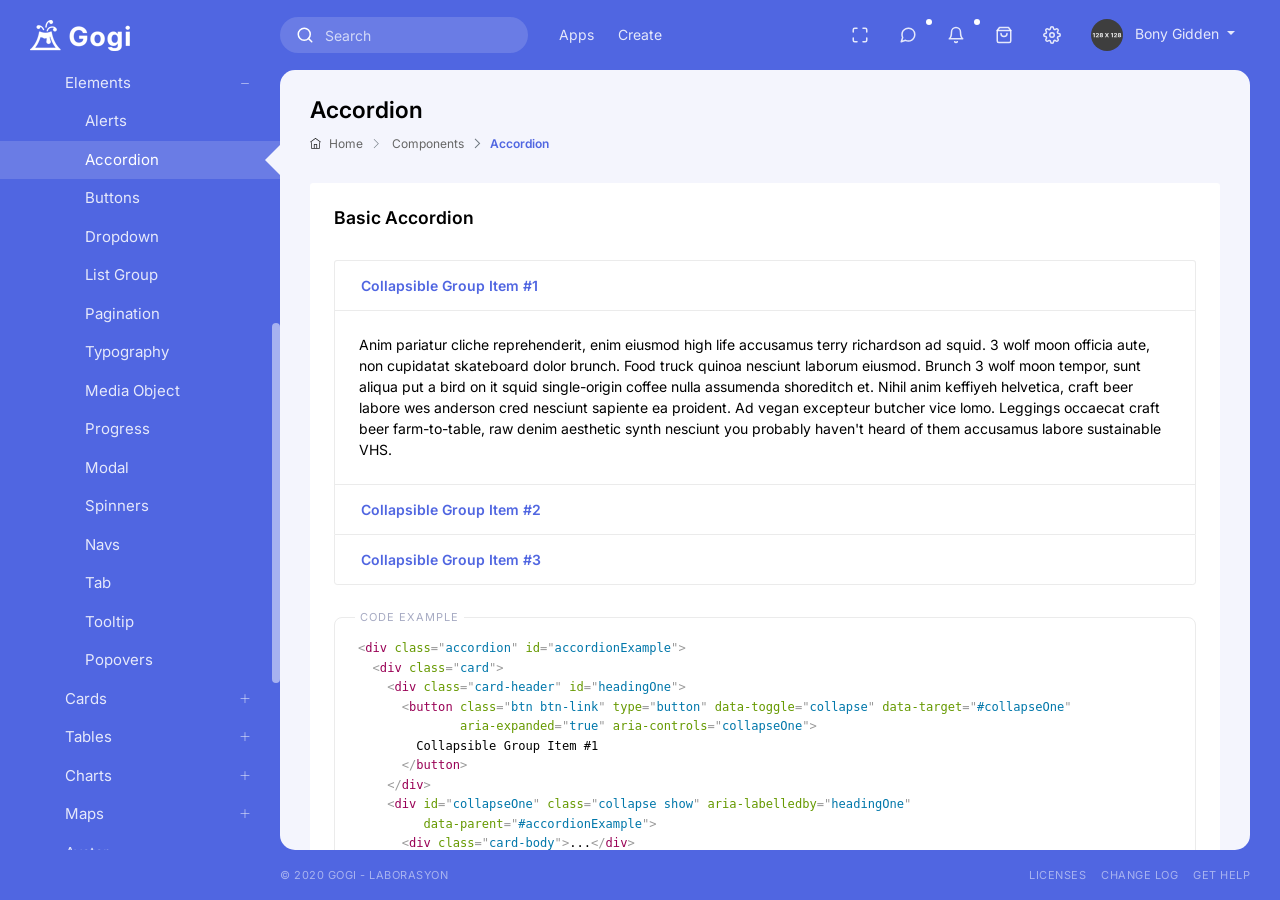
<file: wwwroot/gogi/landing/default/accordion.html>
<!doctype html>
<html lang="en">
<head>
    <meta charset="UTF-8">
    <meta name="viewport" content="width=device-width, initial-scale=1">
    <meta http-equiv="X-UA-Compatible" content="ie=edge">
    <title>Gogi - Admin and Dashboard Template</title>

    <!-- Favicon -->
    <link rel="shortcut icon" href="../../assets/media/image/favicon.png"/>

    <!-- Main css -->
    <link rel="stylesheet" href="../../vendors/bundle.css" type="text/css">

    <!-- Google font -->
    <link href="https://fonts.googleapis.com/css2?family=Inter:wght@400;500;600;700&display=swap" rel="stylesheet">

    <!-- Prism -->
    <link rel="stylesheet" href="../../vendors/prism/prism.css" type="text/css">

<!-- App css -->
    <link rel="stylesheet" href="../../assets/css/app.min.css" type="text/css">

    <!--[if lt IE 9]>
    <script src="https://oss.maxcdn.com/html5shiv/3.7.3/html5shiv.min.js"></script>
    <script src="https://oss.maxcdn.com/respond/1.4.2/respond.min.js"></script>
    <![endif]-->
</head>
<body>
<!-- Preloader -->
<div class="preloader">
    <div class="preloader-icon"></div>
    <span>Loading...</span>
</div>
<!-- ./ Preloader -->

<!-- Sidebar group -->
<div class="sidebar-group">

    <!-- BEGIN: Settings -->
    <div class="sidebar" id="settings">
        <div class="card">
            <div class="card-body">
                <h6 class="card-title d-flex justify-content-between">
                    Settings
                    <a class="btn-sidebar-close" href="#">
                        <i class="ti-close"></i>
                    </a>
                </h6>
                <ul class="list-group list-group-flush">
                    <li class="list-group-item pl-0 pr-0">
                        <div class="custom-control custom-switch">
                            <input type="checkbox" class="custom-control-input" id="customSwitch1" checked>
                            <label class="custom-control-label" for="customSwitch1">Allow notifications.</label>
                        </div>
                    </li>
                    <li class="list-group-item pl-0 pr-0">
                        <div class="custom-control custom-switch">
                            <input type="checkbox" class="custom-control-input" id="customSwitch2">
                            <label class="custom-control-label" for="customSwitch2">Hide user requests</label>
                        </div>
                    </li>
                    <li class="list-group-item pl-0 pr-0">
                        <div class="custom-control custom-switch">
                            <input type="checkbox" class="custom-control-input" id="customSwitch3" checked>
                            <label class="custom-control-label" for="customSwitch3">Speed up demands</label>
                        </div>
                    </li>
                    <li class="list-group-item pl-0 pr-0">
                        <div class="custom-control custom-switch">
                            <input type="checkbox" class="custom-control-input" id="customSwitch4" checked>
                            <label class="custom-control-label" for="customSwitch4">Hide menus</label>
                        </div>
                    </li>
                    <li class="list-group-item pl-0 pr-0">
                        <div class="custom-control custom-switch">
                            <input type="checkbox" class="custom-control-input" id="customSwitch5">
                            <label class="custom-control-label" for="customSwitch5">Remember next visits</label>
                        </div>
                    </li>
                    <li class="list-group-item pl-0 pr-0">
                        <div class="custom-control custom-switch">
                            <input type="checkbox" class="custom-control-input" id="customSwitch6">
                            <label class="custom-control-label" for="customSwitch6">Enable report
                                generation.</label>
                        </div>
                    </li>
                </ul>
            </div>
        </div>
    </div>
    <!-- END: Settings -->

    <!-- BEGIN: Chat List -->
    <div class="sidebar" id="chat-list">
        <div class="card">
            <div class="card-body">
                <h6 class="card-title d-flex justify-content-between">
                    Chats
                    <a class="btn-sidebar-close" href="#">
                        <i class="ti-close"></i>
                    </a>
                </h6>
                <div class="list-group list-group-flush">
                    <a href="chat.html" class="list-group-item d-flex px-0 align-items-start">
                        <div class="pr-3">
                            <span class="avatar avatar-state-danger">
                                <img src="../../assets/media/image/user/women_avatar3.jpg"
                                     class="rounded-circle"
                                     alt="image">
                            </span>
                        </div>
                        <div class="flex-grow- 1">
                            <h6 class="mb-1">Cass Queyeiro</h6>
                            <span class="text-muted">
                                <i class="fa fa-image mr-1"></i> Photo
                            </span>
                        </div>
                        <div class="text-right ml-auto d-flex flex-column">
                            <span class="small text-muted">Yesterday</span>
                        </div>
                    </a>
                    <a href="chat.html" class="list-group-item d-flex px-0 align-items-start">
                        <div class="pr-3">
                            <span class="avatar avatar-state-warning">
                                <img src="../../assets/media/image/user/man_avatar4.jpg"
                                     class="rounded-circle"
                                     alt="image">
                            </span>
                        </div>
                        <div class="flex-grow-1">
                            <h6 class="mb-1">Evered Asquith</h6>
                            <span class="text-muted">
                                <i class="fa fa-video-camera mr-1"></i> Video
                            </span>
                        </div>
                        <div class="text-right ml-auto d-flex flex-column">
                            <span class="small text-muted">Last week</span>
                        </div>
                    </a>
                    <a href="chat.html" class="list-group-item px-0 d-flex align-items-start">
                        <div class="pr-3">
                            <div class="avatar avatar-state-danger">
                                <span class="avatar-title bg-success rounded-circle">F</span>
                            </div>
                        </div>
                        <div>
                            <h6 class="mb-1">Francisco Ubsdale</h6>
                            <span class="text-muted">Hello how are you?</span>
                        </div>
                        <div class="text-right ml-auto d-flex flex-column">
                            <span class="small text-muted">2:32 PM</span>
                        </div>
                    </a>
                    <a href="chat.html" class="list-group-item px-0 d-flex align-items-start">
                        <div class="pr-3">
                            <div class="avatar avatar-state-success">
                                <img src="../../assets/media/image/user/women_avatar1.jpg"
                                     class="rounded-circle"
                                     alt="image">
                            </div>
                        </div>
                        <div>
                            <h6 class="mb-1">Natale Janu</h6>
                            <span class="text-muted">Hi!</span>
                        </div>
                        <div class="text-right ml-auto d-flex flex-column">
                            <span class="badge badge-primary badge-pill ml-auto mb-2">3</span>
                            <span class="small text-muted">08:27 PM</span>
                        </div>
                    </a>
                    <a href="chat.html" class="list-group-item d-flex px-0 align-items-start">
                        <div class="pr-3">
                            <span class="avatar avatar-state-warning">
                                <img src="../../assets/media/image/user/women_avatar2.jpg"
                                     class="rounded-circle"
                                     alt="image">
                            </span>
                        </div>
                        <div class="flex-grow- 1">
                            <h6 class="mb-1">Orelie Rockhall</h6>
                            <span class="text-muted">
                                <i class="fa fa-image mr-1"></i> Photo
                            </span>
                        </div>
                        <div class="text-right ml-auto d-flex flex-column">
                            <span class="small text-muted">Yesterday</span>
                        </div>
                    </a>
                    <a href="chat.html" class="list-group-item d-flex px-0 align-items-start">
                        <div class="pr-3">
                            <span class="avatar avatar-state-info">
                                <img src="../../assets/media/image/user/man_avatar1.jpg"
                                     class="rounded-circle"
                                     alt="image">
                            </span>
                        </div>
                        <div class="flex-grow-1">
                            <h6 class="mb-1">Barbette Bolf</h6>
                            <span class="text-muted">
                                <i class="fa fa-video-camera mr-1"></i> Video
                            </span>
                        </div>
                        <div class="text-right ml-auto d-flex flex-column">
                            <span class="small text-muted">Last week</span>
                        </div>
                    </a>
                    <a href="chat.html" class="list-group-item d-flex px-0 align-items-start">
                        <div class="pr-3">
                            <span class="avatar avatar-state-secondary">
                                <span class="avatar-title bg-warning rounded-circle">D</span>
                            </span>
                        </div>
                        <div>
                            <h6 class="mb-1">Dudley Laborde</h6>
                            <span class="text-muted">Hello how are you?</span>
                        </div>
                        <div class="text-right ml-auto d-flex flex-column">
                            <span class="small text-muted">2:32 PM</span>
                        </div>
                    </a>
                    <a href="chat.html" class="list-group-item d-flex px-0 align-items-start">
                        <div class="pr-3">
                            <span class="avatar avatar-state-success">
                                <img src="../../assets/media/image/user/man_avatar2.jpg"
                                     class="rounded-circle"
                                     alt="image">
                            </span>
                        </div>
                        <div>
                            <h6 class="mb-1">Barbaraanne Riby</h6>
                            <span class="text-muted">Hi!</span>
                        </div>
                        <div class="text-right ml-auto d-flex flex-column">
                            <span class="small text-muted">08:27 PM</span>
                        </div>
                    </a>
                    <a href="chat.html" class="list-group-item d-flex px-0 align-items-start">
                        <div class="pr-3">
                            <span class="avatar avatar-state-danger">
                                <img src="../../assets/media/image/user/women_avatar3.jpg"
                                     class="rounded-circle"
                                     alt="image">
                            </span>
                        </div>
                        <div class="flex-grow- 1">
                            <h6 class="mb-1">Mariana Ondrousek</h6>
                            <span class="text-muted">
                                <i class="fa fa-image mr-1"></i> Photo
                            </span>
                        </div>
                        <div class="text-right ml-auto d-flex flex-column">
                            <span class="small text-muted">Yesterday</span>
                        </div>
                    </a>
                    <a href="chat.html" class="list-group-item d-flex px-0 align-items-start">
                        <div class="pr-3">
                            <span class="avatar avatar-state-warning">
                                <img src="../../assets/media/image/user/man_avatar4.jpg"
                                     class="rounded-circle"
                                     alt="image">
                            </span>
                        </div>
                        <div class="flex-grow-1">
                            <h6 class="mb-1">Ruprecht Lait</h6>
                            <span class="text-muted">
                                <i class="fa fa-video-camera mr-1"></i> Video
                            </span>
                        </div>
                        <div class="text-right ml-auto d-flex flex-column">
                            <span class="small text-muted">Last week</span>
                        </div>
                    </a>
                    <a href="chat.html" class="list-group-item d-flex px-0 align-items-start">
                        <div class="pr-3">
                            <span class="avatar avatar-state-info">
                                <img src="../../assets/media/image/user/man_avatar1.jpg"
                                     class="rounded-circle"
                                     alt="image">
                            </span>
                        </div>
                        <div class="flex-grow-1">
                            <h6 class="mb-1">Cosme Hubbold</h6>
                            <span class="text-muted">
                                <i class="fa fa-video-camera mr-1"></i> Video
                            </span>
                        </div>
                        <div class="text-right ml-auto d-flex flex-column">
                            <span class="small text-muted">Last week</span>
                        </div>
                    </a>
                    <a href="chat.html" class="list-group-item d-flex px-0 align-items-start">
                        <div class="pr-3">
                            <span class="avatar avatar-state-secondary">
                                <span class="avatar-title bg-secondary rounded-circle">M</span>
                            </span>
                        </div>
                        <div>
                            <h6 class="mb-1">Mallory Darch</h6>
                            <span class="text-muted">Hello how are you?</span>
                        </div>
                        <div class="text-right ml-auto d-flex flex-column">
                            <span class="small text-muted">2:32 PM</span>
                        </div>
                    </a>
                </div>
            </div>
        </div>
    </div>
    <!-- END: Chat List -->

</div>
<!-- ./ Sidebar group -->

<!-- Layout wrapper -->
<div class="layout-wrapper">

    <!-- Header -->
    <div class="header d-print-none">
        <div class="header-container">
            <div class="header-left">
                <div class="navigation-toggler">
                    <a href="#" data-action="navigation-toggler">
                        <i data-feather="menu"></i>
                    </a>
                </div>

                <div class="header-logo">
                    <a href=index.html>
                        <img class="logo" src="../../assets/media/image/logo.png" alt="logo">
                    </a>
                </div>
            </div>

            <div class="header-body">
                <div class="header-body-left">
                    <ul class="navbar-nav">
                        <li class="nav-item mr-3">
                            <div class="header-search-form">
                                <form>
                                    <div class="input-group">
                                        <div class="input-group-prepend">
                                            <button class="btn">
                                                <i data-feather="search"></i>
                                            </button>
                                        </div>
                                        <input type="text" class="form-control" placeholder="Search">
                                        <div class="input-group-append">
                                            <button class="btn header-search-close-btn">
                                                <i data-feather="x"></i>
                                            </button>
                                        </div>
                                    </div>
                                </form>
                            </div>
                        </li>
                        <li class="nav-item dropdown d-none d-md-block">
                            <a href="#" class="nav-link" title="Apps" data-toggle="dropdown">Apps</a>
                            <div class="dropdown-menu dropdown-menu-big">
                                <div class="border-bottom px-4 py-3 text-center d-flex justify-content-between">
                                    <h5 class="mb-0">Apps</h5>
                                </div>
                                <div class="p-3">
                                    <div class="row row-xs">
                                        <div class="col-6">
                                            <a href="chat.html">
                                                <div class="border-radius-1 text-center mb-3">
                                                    <figure class="avatar avatar-lg border-0">
                                                <span class="avatar-title bg-primary text-white rounded-circle">
                                                    <i class="width-30 height-30" data-feather="message-circle"></i>
                                                </span>
                                                    </figure>
                                                    <div class="mt-2">Chat</div>
                                                </div>
                                            </a>
                                        </div>
                                        <div class="col-6">
                                            <a href="mail.html">
                                                <div class="border-radius-1 text-center mb-3">
                                                    <figure class="avatar avatar-lg border-0">
                                                <span class="avatar-title bg-secondary text-white rounded-circle">
                                                    <i class="width-30 height-30" data-feather="mail"></i>
                                                </span>
                                                    </figure>
                                                    <div class="mt-2">Mail</div>
                                                </div>
                                            </a>
                                        </div>
                                        <div class="col-6">
                                            <a href="todo-list.html">
                                                <div class="border-radius-1 text-center">
                                                    <figure class="avatar avatar-lg border-0">
                                                <span class="avatar-title bg-info text-white rounded-circle">
                                                    <i class="width-30 height-30" data-feather="check-circle"></i>
                                                </span>
                                                    </figure>
                                                    <div class="mt-2">Todo List</div>
                                                </div>
                                            </a>
                                        </div>
                                        <div class="col-6">
                                            <a href="file-manager.html">
                                                <div class="border-radius-1 text-center">
                                                    <figure class="avatar avatar-lg border-0">
                                                <span class="avatar-title bg-warning text-white rounded-circle">
                                                    <i class="width-30 height-30" data-feather="file"></i>
                                                </span>
                                                    </figure>
                                                    <div class="mt-2">File Manager</div>
                                                </div>
                                            </a>
                                        </div>
                                    </div>
                                </div>
                            </div>
                        </li>
                        <li class="nav-item dropdown d-none d-md-block">
                            <a href="#" class="nav-link" title="Actions" data-toggle="dropdown">Create</a>
                            <div class="dropdown-menu">
                                <a href="#" class="dropdown-item">Add Products</a>
                                <a href="#" class="dropdown-item">Add Category</a>
                                <a href="#" class="dropdown-item">Add Report</a>
                                <div class="dropdown-divider"></div>
                                <a href="#" class="dropdown-item">Reports</a>
                                <a href="#" class="dropdown-item">Customers</a>
                            </div>
                        </li>
                    </ul>
                </div>

                <div class="header-body-right">
                    <ul class="navbar-nav">
                        <li class="nav-item">
                            <a href="#" class="nav-link mobile-header-search-btn" title="Search">
                                <i data-feather="search"></i>
                            </a>
                        </li>

                        <li class="nav-item dropdown d-none d-md-block">
                            <a href="#" class="nav-link" title="Fullscreen" data-toggle="fullscreen">
                                <i class="maximize" data-feather="maximize"></i>
                                <i class="minimize" data-feather="minimize"></i>
                            </a>
                        </li>

                        <li class="nav-item dropdown">
                            <a href="#" class="nav-link nav-link-notify" title="Chats" data-sidebar-target="#chat-list">
                                <i data-feather="message-circle"></i>
                            </a>
                        </li>

                        <li class="nav-item dropdown">
                            <a href="#" class="nav-link nav-link-notify" title="Notifications" data-toggle="dropdown">
                                <i data-feather="bell"></i>
                            </a>
                            <div class="dropdown-menu dropdown-menu-right dropdown-menu-big">
                                <div
                                    class="border-bottom px-4 py-3 text-center d-flex justify-content-between align-items-center">
                                    <h5 class="mb-0">Notifications</h5>
                                    <small class="opacity-7">2   unread notifications</small>
                                </div>
                                <div class="dropdown-scroll">
                                    <ul class="list-group list-group-flush">
                                        <li class="px-4 py-2 text-center small text-muted bg-light">Today</li>
                                        <li class="px-4 py-3 list-group-item">
                                            <a href="#" class="d-flex align-items-center hide-show-toggler">
                                                <div class="flex-shrink-0">
                                                    <figure class="avatar mr-3">
                                                        <span
                                                            class="avatar-title bg-info-bright text-info rounded-circle">
                                                            <i class="ti-lock"></i>
                                                        </span>
                                                    </figure>
                                                </div>
                                                <div class="flex-grow-1">
                                                    <p class="mb-0 line-height-20 d-flex justify-content-between">
                                                        2 steps verification
                                                        <i title="Mark as read" data-toggle="tooltip"
                                                           class="hide-show-toggler-item fa fa-circle-o font-size-11"></i>
                                                    </p>
                                                    <span class="text-muted small">20 min ago</span>
                                                </div>
                                            </a>
                                        </li>
                                        <li class="px-4 py-3 list-group-item">
                                            <a href="#" class="d-flex align-items-center hide-show-toggler">
                                                <div class="flex-shrink-0">
                                                    <figure class="avatar mr-3">
                                                        <span
                                                            class="avatar-title bg-warning-bright text-warning rounded-circle">
                                                            <i class="ti-server"></i>
                                                        </span>
                                                    </figure>
                                                </div>
                                                <div class="flex-grow-1">
                                                    <p class="mb-0 line-height-20 d-flex justify-content-between">
                                                        Storage is running low!
                                                        <i title="Mark as read" data-toggle="tooltip"
                                                           class="hide-show-toggler-item fa fa-circle-o font-size-11"></i>
                                                    </p>
                                                    <span class="text-muted small">45 sec ago</span>
                                                </div>
                                            </a>
                                        </li>
                                        <li class="px-4 py-2 text-center small text-muted bg-light">Old Notifications</li>
                                        <li class="px-4 py-3 list-group-item">
                                            <a href="#" class="d-flex align-items-center hide-show-toggler">
                                                <div class="flex-shrink-0">
                                                    <figure class="avatar mr-3">
                                                        <span class="avatar-title bg-secondary-bright text-secondary rounded-circle">
                                                            <i class="ti-file"></i>
                                                        </span>
                                                    </figure>
                                                </div>
                                                <div class="flex-grow-1">
                                                    <p class="mb-0 line-height-20 d-flex justify-content-between">
                                                        1 person sent a file
                                                        <i title="Mark as unread" data-toggle="tooltip"
                                                           class="hide-show-toggler-item fa fa-check font-size-11"></i>
                                                    </p>
                                                    <span class="text-muted small">Yesterday</span>
                                                </div>
                                            </a>
                                        </li>
                                        <li class="px-4 py-3 list-group-item">
                                            <a href="#" class="d-flex align-items-center hide-show-toggler">
                                                <div class="flex-shrink-0">
                                                    <figure class="avatar mr-3">
                                                        <span class="avatar-title bg-success-bright text-success rounded-circle">
                                                            <i class="ti-download"></i>
                                                        </span>
                                                    </figure>
                                                </div>
                                                <div class="flex-grow-1">
                                                    <p class="mb-0 line-height-20 d-flex justify-content-between">
                                                        Reports ready to download
                                                        <i title="Mark as unread" data-toggle="tooltip"
                                                           class="hide-show-toggler-item fa fa-check font-size-11"></i>
                                                    </p>
                                                    <span class="text-muted small">Yesterday</span>
                                                </div>
                                            </a>
                                        </li>
                                        <li class="px-4 py-3 list-group-item">
                                            <a href="#" class="d-flex align-items-center hide-show-toggler">
                                                <div class="flex-shrink-0">
                                                    <figure class="avatar mr-3">
                                                        <span class="avatar-title bg-primary-bright text-primary rounded-circle">
                                                            <i class="ti-arrow-top-right"></i>
                                                        </span>
                                                    </figure>
                                                </div>
                                                <div class="flex-grow-1">
                                                    <p class="mb-0 line-height-20 d-flex justify-content-between">
                                                        The invitation has been sent.
                                                        <i title="Mark as unread" data-toggle="tooltip"
                                                           class="hide-show-toggler-item fa fa-check font-size-11"></i>
                                                    </p>
                                                    <span class="text-muted small">Last Week</span>
                                                </div>
                                            </a>
                                        </li>
                                    </ul>
                                </div>
                                <div class="px-4 py-3 text-right border-top">
                                    <ul class="list-inline small">
                                        <li class="list-inline-item mb-0">
                                            <a href="#">Mark All Read</a>
                                        </li>
                                    </ul>
                                </div>
                            </div>
                        </li>

                        <li class="nav-item">
                            <a href="#" title="Cart" class="nav-link" data-toggle="dropdown">
                                <i data-feather="shopping-bag"></i>
                            </a>
                            <div class="dropdown-menu dropdown-menu-right dropdown-menu-big">
                                <div
                                    class="border-bottom px-4 py-3 text-center d-flex justify-content-between align-items-center">
                                    <h5 class="mb-0">Cart</h5>
                                    <small class="opacity-7">4 products</small>
                                </div>
                                <div class="dropdown-scroll">
                                    <div class="list-group list-group-flush">
                                        <a href="#" class="px-4 py-3 list-group-item d-flex">
                                            <div class="flex-shrink-0">
                                                <figure class="avatar mr-3">
                                                    <img class="rounded" src="../../assets/media/image/products/product6.png"
                                                         alt="Canon 4000D 18-55 MM">
                                                </figure>
                                            </div>
                                            <div class="flex-grow-1">
                                                <p class="mb-0 line-height-20 d-flex justify-content-between">
                                                    Canon 4000D 18-55 MM
                                                    <i title="Close" data-toggle="tooltip"
                                                       class="hide-show-toggler-item small ti-close"></i>
                                                </p>
                                                <span class="text-muted small">X $1,200</span>
                                            </div>
                                        </a>
                                        <a href="#" class="px-4 py-3 list-group-item d-flex">
                                            <div class="flex-shrink-0">
                                                <figure class="avatar mr-3">
                                                    <img class="rounded" src="../../assets/media/image/products/product3.png"
                                                         alt="pineapple">
                                                </figure>
                                            </div>
                                            <div class="flex-grow-1">
                                                <p class="mb-0 line-height-20 d-flex justify-content-between">
                                                    Snopy SN-BT96 Pretty
                                                    <i title="Close" data-toggle="tooltip"
                                                       class="hide-show-toggler-item small ti-close"></i>
                                                </p>
                                                <span class="text-muted small">X $250</span>
                                            </div>
                                        </a>
                                        <a href="#" class="px-4 py-3 list-group-item d-flex">
                                            <div class="flex-shrink-0">
                                                <figure class="avatar mr-3">
                                                    <img src="../../assets/media/image/products/product7.png"
                                                         class="rounded" alt="pineapple">
                                                </figure>
                                            </div>
                                            <div class="flex-grow-1">
                                                <p class="mb-0 line-height-20 d-flex justify-content-between">
                                                    Lenovo Tab E10 TB-X104F 32GB
                                                    <i title="Close" data-toggle="tooltip"
                                                       class="hide-show-toggler-item small ti-close"></i>
                                                </p>
                                                <span class="text-muted small">X $100</span>
                                            </div>
                                        </a>
                                        <a href="#" class="px-4 py-3 list-group-item d-flex">
                                            <div class="flex-shrink-0">
                                                <figure class="avatar mr-3">
                                                    <img class="rounded" src="../../assets/media/image/products/product6.png"
                                                         alt="Canon 4000D 18-55 MM">
                                                </figure>
                                            </div>
                                            <div class="flex-grow-1">
                                                <p class="mb-0 line-height-20 d-flex justify-content-between">
                                                    Canon 4000D 18-55 MM
                                                    <i title="Close" data-toggle="tooltip"
                                                       class="hide-show-toggler-item small ti-close"></i>
                                                </p>
                                                <span class="text-muted small">X $1,200</span>
                                            </div>
                                        </a>
                                    </div>
                                </div>
                                <div class="px-4 py-3 border-top text-right small">
                                    <p class="d-flex justify-content-between align-items-center mb-1">
                                        <span>Sub Total</span>
                                        <span>$1,650</span>
                                    </p>
                                    <p class="d-flex justify-content-between align-items-center mb-1">
                                        <span>Taxes</span>
                                        <span>$15</span>
                                    </p>
                                    <p class="d-flex justify-content-between align-items-center mb-1 font-weight-bold">
                                        <span>Total</span>
                                        <span>$1,665</span>
                                    </p>
                                    <button class="btn btn-primary btn-block mt-2">
                                        Order and Payment <i class="ti-arrow-right ml-2"></i>
                                    </button>
                                </div>
                            </div>
                        </li>

                        <li class="nav-item dropdown">
                            <a href="#" class="nav-link" title="Settings" data-sidebar-target="#settings">
                                <i data-feather="settings"></i>
                            </a>
                        </li>

                        <li class="nav-item dropdown">
                            <a href="#" class="nav-link dropdown-toggle" title="User menu" data-toggle="dropdown">
                                <figure class="avatar avatar-sm">
                                    <img src="../../assets/media/image/user/man_avatar3.jpg"
                                         class="rounded-circle"
                                         alt="avatar">
                                </figure>
                                <span class="ml-2 d-sm-inline d-none">Bony Gidden</span>
                            </a>
                            <div class="dropdown-menu dropdown-menu-right dropdown-menu-big">
                                <div class="text-center py-4">
                                    <figure class="avatar avatar-lg mb-3 border-0">
                                        <img src="../../assets/media/image/user/man_avatar3.jpg"
                                             class="rounded-circle" alt="image">
                                    </figure>
                                    <h5 class="text-center">Bony Gidden</h5>
                                    <div class="mb-3 small text-center text-muted">@bonygidden</div>
                                    <a href="#" class="btn btn-outline-light btn-rounded">Manage Your Account</a>
                                </div>
                                <div class="list-group">
                                    <a href="profile.html" class="list-group-item">View Profile</a>
                                    <a href="http://bifor.laborasyon.com/login" class="list-group-item text-danger"
                                       data-sidebar-target="#settings">Sign Out!</a>
                                </div>
                                <div class="p-4">
                                    <div class="mb-4">
                                        <h6 class="d-flex justify-content-between">
                                            Storage
                                            <span>%25</span>
                                        </h6>
                                        <div class="progress" style="height: 5px;">
                                            <div class="progress-bar bg-success-gradient" role="progressbar" style="width: 40%;"
                                                 aria-valuenow="40" aria-valuemin="0" aria-valuemax="100"></div>
                                        </div>
                                    </div>
                                    <hr class="mb-3">
                                    <p class="small mb-0">
                                        <a href="#">Privacy policy</a>
                                    </p>
                                </div>
                            </div>
                        </li>
                    </ul>
                </div>
            </div>

            <ul class="navbar-nav ml-auto">
                <li class="nav-item header-toggler">
                    <a href="#" class="nav-link">
                        <i data-feather="arrow-down"></i>
                    </a>
                </li>
            </ul>
        </div>
    </div>
    <!-- ./ Header -->

    <!-- Content wrapper -->
    <div class="content-wrapper">
        <!-- begin::navigation -->
        <div class="navigation">
            <div class="navigation-header">
                <span>Navigation</span>
                <a href="#">
                    <i class="ti-close"></i>
                </a>
            </div>
            <div class="navigation-menu-body">
                <ul>
                    <li>
                        <a  href=index.html>
                    <span class="nav-link-icon">
                        <i data-feather="pie-chart"></i>
                    </span>
                            <span>Dashboard</span>
                        </a>
                    </li>
                    <li>
                        <a  href="chat.html">
                    <span class="nav-link-icon">
                        <i data-feather="message-circle"></i>
                    </span>
                            <span>Chat</span>
                            <span class="badge badge-danger">5</span>
                        </a>
                    </li>
                    <li>
                        <a  href="mail.html">
                    <span class="nav-link-icon">
                        <i data-feather="mail"></i>
                    </span>
                            <span>Mail</span>
                        </a>
                    </li>
                    <li>
                        <a  href="todo-list.html">
                    <span class="nav-link-icon">
                        <i data-feather="check-square"></i>
                    </span>
                            <span>Todo List</span>
                            <span class="badge badge-warning">2</span>
                        </a>
                    </li>
                    <li>
                        <a  href="file-manager.html">
                    <span class="nav-link-icon">
                        <i data-feather="file-plus"></i>
                    </span>
                            <span>File Manager</span>
                        </a>
                    </li>
                    <li>
                        <a  href="calendar.html">
                    <span class="nav-link-icon">
                        <i data-feather="calendar"></i>
                    </span>
                            <span>Calendar</span>
                        </a>
                    </li>
                    <li>
                        <a  href="gallery.html">
                    <span class="nav-link-icon">
                        <i data-feather="image"></i>
                    </span>
                            <span>Gallery</span>
                        </a>
                    </li>
                    <li>
                        <a  href="invoice.html">
                    <span class="nav-link-icon">
                        <i data-feather="file-text"></i>
                    </span>
                            <span>Invoice</span>
                        </a>
                    </li>
                    <li>
                        <a href="#">
                    <span class="nav-link-icon">
                        <i data-feather="shopping-cart"></i>
                    </span>
                            <span>E-commerce</span>
                        </a>
                        <ul>
                            <li>
                                <a  href="orders.html">Orders</a>
                            </li>
                            <li>
                                <a  href="products.html">Products</a>
                            </li>
                            <li>
                                <a  href="product-detail.html">Product Detail</a>
                            </li>
                        </ul>
                    </li>
                    <li>
                        <a href="#">
                    <span class="nav-link-icon">
                        <i data-feather="edit-3"></i>
                    </span>
                            <span>Forms</span>
                        </a>
                        <ul>
                            <li>
                                <a  href="basic-forms.html">Basic Forms</a>
                            </li>
                            <li>
                                <a  href="custom-forms.html">Custom Forms</a>
                            </li>
                            <li>
                                <a  href="advanced-forms.html">Advanced Forms</a>
                            </li>
                            <li>
                                <a  href="form-validation.html">Form Validation</a>
                            </li>
                            <li>
                                <a  href="form-wizard.html">Form Wizard</a>
                            </li>

                            <li>
                                <a  href="form-repeater.html">Form Repeater</a>
                            </li>
                            <li>
                                <a  href="file-upload.html">File Upload</a>
                            </li>
                            <li>
                                <a  href="ckeditor.html">CKEditor</a>
                            </li>
                            <li>
                                <a  href="datepicker.html">Datepicker</a>
                            </li>
                            <li>
                                <a  href="timepicker.html">Timepicker</a>
                            </li>
                            <li>
                                <a  href="colorpicker.html">Colorpicker</a>
                            </li>
                        </ul>
                    </li>
                    <li>
                        <a href="#">
                    <span class="nav-link-icon">
                        <i data-feather="layers"></i>
                    </span>
                            <span>Components</span>
                        </a>
                        <ul>
                            <li>
                                <a href="#">Elements</a>
                                <ul>
                                    <li>
                                        <a  href="alert.html">Alerts</a>
                                    </li>
                                    <li>
                                        <a  class="active"
                                            href="accordion.html">Accordion</a>
                                    </li>
                                    <li>
                                        <a  href="buttons.html">Buttons</a>
                                    </li>
                                    <li>
                                        <a  href="dropdown.html">Dropdown</a>
                                    </li>
                                    <li>
                                        <a  href="list-group.html">List Group</a>
                                    </li>
                                    <li>
                                        <a  href="pagination.html">Pagination</a>
                                    </li>
                                    <li>
                                        <a  href="typography.html">Typography</a>
                                    </li>
                                    <li>
                                        <a  href="media-object.html">Media Object</a>
                                    </li>
                                    <li>
                                        <a  href="progress.html">Progress</a>
                                    </li>
                                    <li>
                                        <a  href="modal.html">Modal</a>
                                    </li>
                                    <li>
                                        <a  href="spinners.html">Spinners</a>
                                    </li>
                                    <li>
                                        <a  href="navs.html">Navs</a>
                                    </li>
                                    <li>
                                        <a  href="tab.html">Tab</a>
                                    </li>
                                    <li>
                                        <a  href="tooltip.html">Tooltip</a>
                                    </li>
                                    <li>
                                        <a  href="popovers.html">Popovers</a>
                                    </li>
                                </ul>
                            </li>
                            <li>
                                <a href="#">Cards</a>
                                <ul>
                                    <li>
                                        <a  href="basic-cards.html">Basic Cards </a>
                                    </li>
                                    <li>
                                        <a  href="image-cards.html">Image Cards </a>
                                    </li>
                                    <li>
                                        <a  href="scroll-cards.html">Scroll Cards </a>
                                    </li>
                                    <li>
                                        <a  href="other-cards.html">Others Cards</a>
                                    </li>
                                </ul>
                            </li>
                            <li>
                                <a href="#">Tables</a>
                                <ul>
                                    <li>
                                        <a  href="basic-tables.html">Basic Tables</a>
                                    </li>
                                    <li>
                                        <a  href="dataTable.html">Datatable</a>
                                    </li>
                                    <li>
                                        <a  href="responsive-tables.html">Responsive Tables</a>
                                    </li>
                                </ul>
                            </li>
                            <li>
                                <a href="#">Charts</a>
                                <ul>
                                    <li>
                                        <a  href="apexchart.html">Apex Chart</a>
                                    </li>
                                    <li>
                                        <a  href="chartjs.html">Chartjs</a>
                                    </li>
                                    <li>
                                        <a  href="justgage.html">Justgage</a>
                                    </li>
                                    <li>
                                        <a  href="morsis.html">Morsis</a>
                                    </li>
                                    <li>
                                        <a  href="peity.html">Peity</a>
                                    </li>
                                </ul>
                            </li>
                            <li>
                                <a href="#">Maps</a>
                                <ul>
                                    <li>
                                        <a  href="google-map.html">Google Map</a>
                                    </li>
                                    <li>
                                        <a  href="vector-map.html">Vector Map</a>
                                    </li>
                                </ul>
                            </li>
                            <li>
                                <a  href="avatar.html">
                                    Avatar
                                </a>
                            </li>
                            <li>
                                <a  href="icons.html">
                                    Icons
                                </a>
                            </li>
                            <li>
                                <a  href="colors.html">
                                    Colors
                                </a>
                            </li>
                        </ul>
                    </li>
                    <li>
                        <a href="#">
                    <span class="nav-link-icon">
                        <i data-feather="gift"></i>
                    </span>
                            <span>Plugins</span>
                        </a>
                        <ul>
                            <li>
                                <a  href="sweet-alert.html">Sweet Alert</a>
                            </li>
                            <li>
                                <a  href="lightbox.html">Lightbox</a>
                            </li>
                            <li>
                                <a  href="toast.html">Toast</a>
                            </li>
                            <li>
                                <a  href="tour.html">Tour</a>
                            </li>
                            <li>
                                <a  href="slick-slide.html">Slick Slide</a>
                            </li>
                            <li>
                                <a  href="nestable.html">Nestable</a>
                            </li>
                        </ul>
                    </li>
                    <li>
                        <a href="#">
                    <span class="nav-link-icon">
                        <i data-feather="copy"></i>
                    </span>
                            <span>Pages</span>
                        </a>
                        <ul>
                            <li>
                                <a  href="profile.html">Profile</a>
                            </li>
                            <li>
                                <a  href="users.html">Users</a>
                            </li>
                            <li>
                                <a  href="settings.html">Settings</a>
                            </li>
                            <li>
                                <a href="login.html" target="_blank">Login</a>
                            </li>
                            <li>
                                <a href="register.html" target="_blank">Register</a>
                            </li>
                            <li>
                                <a href="recovery-password.html" target="_blank">Recovery Password</a>
                            </li>
                            <li>
                                <a href="lock-screen.html" target="_blank">Lock Screen</a>
                            </li>
                            <li>
                                <a  href="timeline.html">Timeline</a>
                            </li>
                            <li>
                                <a  href="pricing-table.html">Pricing Table</a>
                            </li>

                            <li>
                                <a  href="pricing-table-2.html">Pricing Table 2</a>
                            </li>
                            <li>
                                <a  href="search-result.html">Search Result</a>
                            </li>
                            <li>
                                <a href="#">Error Pages</a>
                                <ul>
                                    <li>
                                        <a href="404.html" target="_blank">404</a>
                                    </li>
                                    <li>
                                        <a href="mean-at-work.html" target="_blank">Mean at Work</a>
                                    </li>
                                </ul>
                            </li>
                            <li>
                                <a  href="blank-page.html">Blank Page</a>
                            </li>
                        </ul>
                    </li>
                    <li>
                        <a  href="mailing.html">
                    <span class="nav-link-icon">
                        <i data-feather="corner-up-right"></i>
                    </span>
                            <span>Mailing</span>
                        </a>
                        <ul>
                            <li>
                                <a target="_blank" href="email-template-basic.html">Basic</a>
                            </li>
                            <li>
                                <a target="_blank" href="email-template-alert.html">Alert</a>
                            </li>
                            <li>
                                <a target="_blank" href="email-template-billing.html">Billing</a>
                            </li>
                        </ul>
                    </li>
                    <li>
                        <a href="#">
                    <span class="nav-link-icon">
                        <i data-feather="menu"></i>
                    </span>
                            <span>Menu Level</span>
                        </a>
                        <ul>
                            <li>
                                <a href="#">Menu Level</a>
                                <ul>
                                    <li>
                                        <a href="#">Menu Level </a>
                                    </li>
                                </ul>
                            </li>
                        </ul>
                    </li>
                    <li>
                        <a href="#" class="disabled">
                    <span class="nav-link-icon">
                        <i data-feather="mouse-pointer"></i>
                    </span>
                            <span>Disabled</span>
                        </a>
                    </li>
                </ul>
            </div>
        </div>
        <!-- end::navigation -->

        <!-- Content body -->
        <div class="content-body">
            <!-- Content -->
            <div class="content ">
                
    <div class="page-header">
        <div>
            <h3>Accordion</h3>
            <nav aria-label="breadcrumb">
                <ol class="breadcrumb">
                    <li class="breadcrumb-item">
                        <a href="#">Home</a>
                    </li>
                    <li class="breadcrumb-item">
                        <a href="#">Components</a>
                    </li>
                    <li class="breadcrumb-item active" aria-current="page">Accordion</li>
                </ol>
            </nav>
        </div>
    </div>

    <div class="row">
        <div class="col-md-12">

            <div class="card">
                <div class="card-body">
                    <h6 class="card-title">Basic Accordion</h6>

                    <div class="accordion" id="accordionExample">
                        <div class="card shadow-none">
                            <div class="card-header" id="headingOne">
                                <button class="btn btn-link" type="button" data-toggle="collapse"
                                        data-target="#collapseOne"
                                        aria-expanded="true" aria-controls="collapseOne">
                                    Collapsible Group Item #1
                                </button>
                            </div>
                            <div id="collapseOne" class="collapse show" aria-labelledby="headingOne"
                                 data-parent="#accordionExample">
                                <div class="card-body">
                                    Anim pariatur cliche reprehenderit, enim eiusmod high life accusamus terry
                                    richardson ad
                                    squid. 3 wolf moon officia aute, non cupidatat skateboard dolor brunch. Food truck
                                    quinoa nesciunt laborum eiusmod. Brunch 3 wolf moon tempor, sunt aliqua put a bird
                                    on it
                                    squid single-origin coffee nulla assumenda shoreditch et. Nihil anim keffiyeh
                                    helvetica,
                                    craft beer labore wes anderson cred nesciunt sapiente ea proident. Ad vegan
                                    excepteur
                                    butcher vice lomo. Leggings occaecat craft beer farm-to-table, raw denim aesthetic
                                    synth
                                    nesciunt you probably haven't heard of them accusamus labore sustainable VHS.
                                </div>
                            </div>
                        </div>
                        <div class="card shadow-none">
                            <div class="card-header" id="headingTwo">
                                <button class="btn btn-link collapsed" type="button" data-toggle="collapse"
                                        data-target="#collapseTwo" aria-expanded="false" aria-controls="collapseTwo">
                                    Collapsible Group Item #2
                                </button>
                            </div>
                            <div id="collapseTwo" class="collapse" aria-labelledby="headingTwo"
                                 data-parent="#accordionExample">
                                <div class="card-body">
                                    Anim pariatur cliche reprehenderit, enim eiusmod high life accusamus terry
                                    richardson ad
                                    squid. 3 wolf moon officia aute, non cupidatat skateboard dolor brunch. Food truck
                                    quinoa nesciunt laborum eiusmod. Brunch 3 wolf moon tempor, sunt aliqua put a bird
                                    on it
                                    squid single-origin coffee nulla assumenda shoreditch et. Nihil anim keffiyeh
                                    helvetica,
                                    craft beer labore wes anderson cred nesciunt sapiente ea proident. Ad vegan
                                    excepteur
                                    butcher vice lomo. Leggings occaecat craft beer farm-to-table, raw denim aesthetic
                                    synth
                                    nesciunt you probably haven't heard of them accusamus labore sustainable VHS.
                                </div>
                            </div>
                        </div>
                        <div class="card shadow-none">
                            <div class="card-header" id="headingThree">
                                <button class="btn btn-link collapsed" type="button" data-toggle="collapse"
                                        data-target="#collapseThree" aria-expanded="false"
                                        aria-controls="collapseThree">
                                    Collapsible Group Item #3
                                </button>
                            </div>
                            <div id="collapseThree" class="collapse" aria-labelledby="headingThree"
                                 data-parent="#accordionExample">
                                <div class="card-body">
                                    Anim pariatur cliche reprehenderit, enim eiusmod high life accusamus terry
                                    richardson ad
                                    squid. 3 wolf moon officia aute, non cupidatat skateboard dolor brunch. Food truck
                                    quinoa nesciunt laborum eiusmod. Brunch 3 wolf moon tempor, sunt aliqua put a bird
                                    on it
                                    squid single-origin coffee nulla assumenda shoreditch et. Nihil anim keffiyeh
                                    helvetica,
                                    craft beer labore wes anderson cred nesciunt sapiente ea proident. Ad vegan
                                    excepteur
                                    butcher vice lomo. Leggings occaecat craft beer farm-to-table, raw denim aesthetic
                                    synth
                                    nesciunt you probably haven't heard of them accusamus labore sustainable VHS.
                                </div>
                            </div>
                        </div>
                    </div>

                    <div data-label="CODE EXAMPLE" class="demo-code-preview">
                        <pre><code class="language-html">&lt;div class="accordion" id="accordionExample"&gt;
  &lt;div class="card"&gt;
    &lt;div class="card-header" id="headingOne"&gt;
      &lt;button class="btn btn-link" type="button" data-toggle="collapse" data-target="#collapseOne"
              aria-expanded="true" aria-controls="collapseOne"&gt;
        Collapsible Group Item #1
      &lt;/button&gt;
    &lt;/div&gt;
    &lt;div id="collapseOne" class="collapse show" aria-labelledby="headingOne"
         data-parent="#accordionExample"&gt;
      &lt;div class="card-body"&gt;...&lt;/div&gt;
    &lt;/div&gt;
  &lt;/div&gt;
  &lt;div class="card"&gt;
    &lt;div class="card-header" id="headingTwo"&gt;
      &lt;button class="btn btn-link collapsed" type="button" data-toggle="collapse"
              data-target="#collapseTwo" aria-expanded="false" aria-controls="collapseTwo"&gt;
        Collapsible Group Item #2
      &lt;/button&gt;
    &lt;/div&gt;
    &lt;div id="collapseTwo" class="collapse" aria-labelledby="headingTwo"
         data-parent="#accordionExample"&gt;
      &lt;div class="card-body"&gt;...&lt;/div&gt;
    &lt;/div&gt;
  &lt;/div&gt;
  &lt;div class="card"&gt;
    &lt;div class="card-header" id="headingThree"&gt;
      &lt;button class="btn btn-link collapsed" type="button" data-toggle="collapse"
              data-target="#collapseThree" aria-expanded="false" aria-controls="collapseThree"&gt;
        Collapsible Group Item #3
      &lt;/button&gt;
    &lt;/div&gt;
    &lt;div id="collapseThree" class="collapse" aria-labelledby="headingThree"
         data-parent="#accordionExample"&gt;
      &lt;div class="card-body"&gt;...&lt;/div&gt;
    &lt;/div&gt;
  &lt;/div&gt;
&lt;/div&gt;</code></pre>
                    </div>
                </div>
            </div>

            <div class="row">
                <div class="col-md-12">
                    <div class="card">
                        <div class="card-body">
                            <h6 class="card-title">Custom Accordion Default</h6>
                            <div class="accordion custom-accordion">
                                <div class="accordion-row open">
                                    <a href="#" class="accordion-header">
                                        <span>Accordion 1</span>
                                        <i class="accordion-status-icon close fa fa-chevron-up"></i>
                                        <i class="accordion-status-icon open fa fa-chevron-down"></i>
                                    </a>
                                    <div class="accordion-body">
                                        <p>Lorem ipsum dolor sit amet, consectetur adipisicing elit. Aliquid autem
                                            cumque distinctio dolor dolore dolorem dolores error fugit hic ipsam magnam
                                            magni maxime minima nobis officia omnis perspiciatis, quasi quis ratione
                                            sunt? Deserunt distinctio eligendi et ipsum obcaecati repudiandae. Aperiam
                                            at consequuntur dignissimos, dolorem eaque earum exercitationem fugit
                                            perspiciatis ratione veritatis? Ad culpa facere numquam? A architecto, aut
                                            cum deleniti dignissimos distinctio dolor dolores ducimus ea, error esse ex
                                            illum impedit ipsum maiores minima mollitia nihil odit officiis omnis
                                            repudiandae rerum saepe sapiente sed sint ullam vel velit veritatis vitae
                                            voluptatibus. Blanditiis harum laborum, magni nisi nulla provident quae
                                            rem!</p>
                                    </div>
                                </div>
                                <div class="accordion-row">
                                    <a href="#" class="accordion-header">
                                        <span>Accordion 2</span>
                                        <i class="accordion-status-icon close fa fa-chevron-up"></i>
                                        <i class="accordion-status-icon open fa fa-chevron-down"></i>
                                    </a>
                                    <div class="accordion-body">
                                        <p>Lorem ipsum dolor sit amet, consectetur adipisicing elit. Aliquid autem
                                            cumque distinctio dolor dolore dolorem dolores error fugit hic ipsam magnam
                                            magni maxime minima nobis officia omnis perspiciatis, quasi quis ratione
                                            sunt? Deserunt distinctio eligendi et ipsum obcaecati repudiandae. Aperiam
                                            at consequuntur dignissimos, dolorem eaque earum exercitationem fugit
                                            perspiciatis ratione veritatis? Ad culpa facere numquam? A architecto, aut
                                            cum deleniti dignissimos distinctio dolor dolores ducimus ea, error esse ex
                                            illum impedit ipsum maiores minima mollitia nihil odit officiis omnis
                                            repudiandae rerum saepe sapiente sed sint ullam vel velit veritatis vitae
                                            voluptatibus. Blanditiis harum laborum, magni nisi nulla provident quae
                                            rem!</p>
                                    </div>
                                </div>
                                <div class="accordion-row">
                                    <a href="#" class="accordion-header">
                                        <span>Accordion 3</span>
                                        <i class="accordion-status-icon close fa fa-chevron-up"></i>
                                        <i class="accordion-status-icon open fa fa-chevron-down"></i>
                                    </a>
                                    <div class="accordion-body">
                                        <p>Lorem ipsum dolor sit amet, consectetur adipisicing elit. Aliquid autem
                                            cumque distinctio dolor dolore dolorem dolores error fugit hic ipsam magnam
                                            magni maxime minima nobis officia omnis perspiciatis, quasi quis ratione
                                            sunt? Deserunt distinctio eligendi et ipsum obcaecati repudiandae. Aperiam
                                            at consequuntur dignissimos, dolorem eaque earum exercitationem fugit
                                            perspiciatis ratione veritatis? Ad culpa facere numquam? A architecto, aut
                                            cum deleniti dignissimos distinctio dolor dolores ducimus ea, error esse ex
                                            illum impedit ipsum maiores minima mollitia nihil odit officiis omnis
                                            repudiandae rerum saepe sapiente sed sint ullam vel velit veritatis vitae
                                            voluptatibus. Blanditiis harum laborum, magni nisi nulla provident quae
                                            rem!</p>
                                    </div>
                                </div>
                            </div>

                            <div data-label="CODE EXAMPLE" class="demo-code-preview">
                        <pre><code class="language-html">&lt;div class="accordion custom-accordion"&gt;
  &lt;div class="accordion-row open"&gt;
    &lt;a href="#" class="accordion-header"&gt;
      &lt;span&gt;Accordion 1&lt;/span&gt;
      &lt;i class="accordion-status-icon close fa fa-chevron-up"&gt;&lt;/i&gt;
      &lt;i class="accordion-status-icon open fa fa-chevron-down"&gt;&lt;/i&gt;
    &lt;/a&gt;
    &lt;div class="accordion-body"&gt;...&lt;/div&gt;
  &lt;/div&gt;
  &lt;div class="accordion-row"&gt;
    &lt;a href="#" class="accordion-header"&gt;
      &lt;span&gt;Accordion 2&lt;/span&gt;
      &lt;i class="accordion-status-icon close fa fa-chevron-up"&gt;&lt;/i&gt;
      &lt;i class="accordion-status-icon open fa fa-chevron-down"&gt;&lt;/i&gt;
    &lt;/a&gt;
    &lt;div class="accordion-body"&gt;...&lt;/div&gt;
  &lt;/div&gt;
  &lt;div class="accordion-row"&gt;
    &lt;a href="#" class="accordion-header"&gt;
      &lt;span&gt;Accordion 3&lt;/span&gt;
      &lt;i class="accordion-status-icon close fa fa-chevron-up"&gt;&lt;/i&gt;
      &lt;i class="accordion-status-icon open fa fa-chevron-down"&gt;&lt;/i&gt;
    &lt;/a&gt;
    &lt;div class="accordion-body"&gt;...&lt;/div&gt;
  &lt;/div&gt;
&lt;/div&gt;</code></pre>
                            </div>
                        </div>
                    </div>
                </div>
                <div class="col-lg-6 col-md-12">
                    <div class="card">
                        <div class="card-body">
                            <h6 class="card-title">Accordion Primary</h6>
                            <p>Add the <code>.accordion-primary</code> class to use.</p>
                            <div class="accordion accordion-primary custom-accordion">
                                <div class="accordion-row open">
                                    <a href="#" class="accordion-header">
                                        <span>Accordion 1</span>
                                        <i class="accordion-status-icon close fa fa-chevron-up"></i>
                                        <i class="accordion-status-icon open fa fa-chevron-down"></i>
                                    </a>
                                    <div class="accordion-body">
                                        <p>Lorem ipsum dolor sit amet, consectetur adipisicing elit. A, deleniti dolore
                                            dolorem eos hic inventore iure natus nesciunt odio placeat repudiandae sunt
                                            unde vero voluptate voluptatem! Animi commodi cumque deleniti earum enim
                                            esse est exercitationem fuga, in itaque libero mollitia nam nostrum optio
                                            praesentium quis quisquam quo repudiandae velit voluptate.</p>
                                    </div>
                                </div>

                                <div class="accordion-row">
                                    <a href="#" class="accordion-header">
                                        <span>Accordion 2</span>
                                        <i class="accordion-status-icon close fa fa-chevron-up"></i>
                                        <i class="accordion-status-icon open fa fa-chevron-down"></i>
                                    </a>
                                    <div class="accordion-body">
                                        <p>Lorem ipsum dolor sit amet, consectetur adipisicing elit. A, deleniti dolore
                                            dolorem eos hic inventore iure natus nesciunt odio placeat repudiandae sunt
                                            unde vero voluptate voluptatem! Animi commodi cumque deleniti earum enim
                                            esse est exercitationem fuga, in itaque libero mollitia nam nostrum optio
                                            praesentium quis quisquam quo repudiandae velit voluptate.</p>
                                    </div>
                                </div>

                                <div class="accordion-row">
                                    <a href="#" class="accordion-header">
                                        <span>Accordion 3</span>
                                        <i class="accordion-status-icon close fa fa-chevron-up"></i>
                                        <i class="accordion-status-icon open fa fa-chevron-down"></i>
                                    </a>
                                    <div class="accordion-body">
                                        <p>Lorem ipsum dolor sit amet, consectetur adipisicing elit. A, deleniti dolore
                                            dolorem eos hic inventore iure natus nesciunt odio placeat repudiandae sunt
                                            unde vero voluptate voluptatem! Animi commodi cumque deleniti earum enim
                                            esse est exercitationem fuga, in itaque libero mollitia nam nostrum optio
                                            praesentium quis quisquam quo repudiandae velit voluptate.</p>
                                    </div>
                                </div>
                            </div>
                        </div>
                    </div>
                </div>
                <div class="col-lg-6 col-md-12">
                    <div class="card">
                        <div class="card-body">
                            <h6 class="card-title">Accordion Secondary</h6>
                            <p>Add the <code>.accordion-secondary</code> class to use.</p>
                            <div class="accordion accordion-secondary custom-accordion">
                                <div class="accordion-row open">
                                    <a href="#" class="accordion-header">
                                        <span>Accordion 1</span>
                                        <i class="accordion-status-icon close fa fa-chevron-up"></i>
                                        <i class="accordion-status-icon open fa fa-chevron-down"></i>
                                    </a>
                                    <div class="accordion-body">
                                        <p>Lorem ipsum dolor sit amet, consectetur adipisicing elit. A, deleniti dolore
                                            dolorem eos hic inventore iure natus nesciunt odio placeat repudiandae sunt
                                            unde vero voluptate voluptatem! Animi commodi cumque deleniti earum enim
                                            esse est exercitationem fuga, in itaque libero mollitia nam nostrum optio
                                            praesentium quis quisquam quo repudiandae velit voluptate.</p>
                                    </div>
                                </div>
                                <div class="accordion-row">
                                    <a href="#" class="accordion-header">
                                        <span>Accordion 2</span>
                                        <i class="accordion-status-icon close fa fa-chevron-up"></i>
                                        <i class="accordion-status-icon open fa fa-chevron-down"></i>
                                    </a>
                                    <div class="accordion-body">
                                        <p>Lorem ipsum dolor sit amet, consectetur adipisicing elit. A, deleniti dolore
                                            dolorem eos hic inventore iure natus nesciunt odio placeat repudiandae sunt
                                            unde vero voluptate voluptatem! Animi commodi cumque deleniti earum enim
                                            esse est exercitationem fuga, in itaque libero mollitia nam nostrum optio
                                            praesentium quis quisquam quo repudiandae velit voluptate.</p>
                                    </div>
                                </div>
                                <div class="accordion-row">
                                    <a href="#" class="accordion-header">
                                        <span>Accordion 3</span>
                                        <i class="accordion-status-icon close fa fa-chevron-up"></i>
                                        <i class="accordion-status-icon open fa fa-chevron-down"></i>
                                    </a>
                                    <div class="accordion-body">
                                        <p>Lorem ipsum dolor sit amet, consectetur adipisicing elit. A, deleniti dolore
                                            dolorem eos hic inventore iure natus nesciunt odio placeat repudiandae sunt
                                            unde vero voluptate voluptatem! Animi commodi cumque deleniti earum enim
                                            esse est exercitationem fuga, in itaque libero mollitia nam nostrum optio
                                            praesentium quis quisquam quo repudiandae velit voluptate.</p>
                                    </div>
                                </div>
                            </div>
                        </div>
                    </div>

                </div>
                <div class="col-lg-6 col-md-12">
                    <div class="card">
                        <div class="card-body">
                            <h6 class="card-title">Accordion Success</h6>
                            <p>Add the <code>.accordion-succcess</code> class to use.</p>
                            <div class="accordion accordion-success custom-accordion">
                                <div class="accordion-row open">
                                    <a href="#" class="accordion-header">
                                        <span>Accordion 1</span>
                                        <i class="accordion-status-icon close fa fa-chevron-up"></i>
                                        <i class="accordion-status-icon open fa fa-chevron-down"></i>
                                    </a>
                                    <div class="accordion-body">
                                        <p>Lorem ipsum dolor sit amet, consectetur adipisicing elit. A, deleniti dolore
                                            dolorem eos hic inventore iure natus nesciunt odio placeat repudiandae sunt
                                            unde vero voluptate voluptatem! Animi commodi cumque deleniti earum enim
                                            esse est exercitationem fuga, in itaque libero mollitia nam nostrum optio
                                            praesentium quis quisquam quo repudiandae velit voluptate.</p>
                                    </div>
                                </div>
                                <div class="accordion-row">
                                    <a href="#" class="accordion-header">
                                        <span>Accordion 2</span>
                                        <i class="accordion-status-icon close fa fa-chevron-up"></i>
                                        <i class="accordion-status-icon open fa fa-chevron-down"></i>
                                    </a>
                                    <div class="accordion-body">
                                        <p>Lorem ipsum dolor sit amet, consectetur adipisicing elit. A, deleniti dolore
                                            dolorem eos hic inventore iure natus nesciunt odio placeat repudiandae sunt
                                            unde vero voluptate voluptatem! Animi commodi cumque deleniti earum enim
                                            esse est exercitationem fuga, in itaque libero mollitia nam nostrum optio
                                            praesentium quis quisquam quo repudiandae velit voluptate.</p>
                                    </div>
                                </div>
                                <div class="accordion-row">
                                    <a href="#" class="accordion-header">
                                        <span>Accordion 3</span>
                                        <i class="accordion-status-icon close fa fa-chevron-up"></i>
                                        <i class="accordion-status-icon open fa fa-chevron-down"></i>
                                    </a>
                                    <div class="accordion-body">
                                        <p>Lorem ipsum dolor sit amet, consectetur adipisicing elit. A, deleniti dolore
                                            dolorem eos hic inventore iure natus nesciunt odio placeat repudiandae sunt
                                            unde vero voluptate voluptatem! Animi commodi cumque deleniti earum enim
                                            esse est exercitationem fuga, in itaque libero mollitia nam nostrum optio
                                            praesentium quis quisquam quo repudiandae velit voluptate.</p>
                                    </div>
                                </div>
                            </div>
                        </div>
                    </div>
                </div>
                <div class="col-lg-6 col-md-12">
                    <div class="card">
                        <div class="card-body">
                            <h6 class="card-title">Accordion Warning</h6>
                            <p>Add the <code>.accordion-warning</code> class to use.</p>
                            <div class="accordion accordion-warning custom-accordion">
                                <div class="accordion-row open">
                                    <a href="#" class="accordion-header">
                                        <span>Accordion 1</span>
                                        <i class="accordion-status-icon close fa fa-chevron-up"></i>
                                        <i class="accordion-status-icon open fa fa-chevron-down"></i>
                                    </a>
                                    <div class="accordion-body">
                                        <p>Lorem ipsum dolor sit amet, consectetur adipisicing elit. A, deleniti dolore
                                            dolorem eos hic inventore iure natus nesciunt odio placeat repudiandae sunt
                                            unde vero voluptate voluptatem! Animi commodi cumque deleniti earum enim
                                            esse est exercitationem fuga, in itaque libero mollitia nam nostrum optio
                                            praesentium quis quisquam quo repudiandae velit voluptate.</p>
                                    </div>
                                </div>
                                <div class="accordion-row">
                                    <a href="#" class="accordion-header">
                                        <span>Accordion 2</span>
                                        <i class="accordion-status-icon close fa fa-chevron-up"></i>
                                        <i class="accordion-status-icon open fa fa-chevron-down"></i>
                                    </a>
                                    <div class="accordion-body">
                                        <p>Lorem ipsum dolor sit amet, consectetur adipisicing elit. Aliquid autem
                                            cumque distinctio dolor dolore dolorem dolores error fugit hic ipsam magnam
                                            magni maxime minima nobis officia omnis perspiciatis, quasi quis ratione
                                            sunt? Deserunt distinctio eligendi et ipsum obcaecati repudiandae. Aperiam
                                            at consequuntur dignissimos, dolorem eaque earum exercitationem fugit
                                            perspiciatis ratione veritatis? Ad culpa facere numquam? A architecto, aut
                                            cum deleniti dignissimos distinctio dolor dolores ducimus ea, error esse ex
                                            illum impedit ipsum maiores minima mollitia nihil odit officiis omnis
                                            repudiandae rerum saepe sapiente sed sint ullam vel velit veritatis vitae
                                            voluptatibus. Blanditiis harum laborum, magni nisi nulla provident quae
                                            rem!</p>
                                    </div>
                                </div>
                                <div class="accordion-row">
                                    <a href="#" class="accordion-header">
                                        <span>Accordion 3</span>
                                        <i class="accordion-status-icon close fa fa-chevron-up"></i>
                                        <i class="accordion-status-icon open fa fa-chevron-down"></i>
                                    </a>
                                    <div class="accordion-body">
                                        <p>Lorem ipsum dolor sit amet, consectetur adipisicing elit. A, deleniti dolore
                                            dolorem eos hic inventore iure natus nesciunt odio placeat repudiandae sunt
                                            unde vero voluptate voluptatem! Animi commodi cumque deleniti earum enim
                                            esse est exercitationem fuga, in itaque libero mollitia nam nostrum optio
                                            praesentium quis quisquam quo repudiandae velit voluptate.</p>
                                    </div>
                                </div>
                            </div>
                        </div>
                    </div>
                </div>
                <div class="col-lg-6 col-md-12">
                    <div class="card">
                        <div class="card-body">
                            <h6 class="card-title">Accordion Danger</h6>
                            <p>Add the <code>.accordion-danger</code> class to use.</p>
                            <div class="accordion accordion-danger custom-accordion">
                                <div class="accordion-row open">
                                    <a href="#" class="accordion-header">
                                        <span>Accordion 1</span>
                                        <i class="accordion-status-icon close fa fa-chevron-up"></i>
                                        <i class="accordion-status-icon open fa fa-chevron-down"></i>
                                    </a>
                                    <div class="accordion-body">
                                        <p>Lorem ipsum dolor sit amet, consectetur adipisicing elit. A, deleniti dolore
                                            dolorem eos hic inventore iure natus nesciunt odio placeat repudiandae sunt
                                            unde vero voluptate voluptatem! Animi commodi cumque deleniti earum enim
                                            esse est exercitationem fuga, in itaque libero mollitia nam nostrum optio
                                            praesentium quis quisquam quo repudiandae velit voluptate.</p>
                                    </div>
                                </div>
                                <div class="accordion-row">
                                    <a href="#" class="accordion-header">
                                        <span>Accordion 2</span>
                                        <i class="accordion-status-icon close fa fa-chevron-up"></i>
                                        <i class="accordion-status-icon open fa fa-chevron-down"></i>
                                    </a>
                                    <div class="accordion-body">
                                        <p>Lorem ipsum dolor sit amet, consectetur adipisicing elit. A, deleniti dolore
                                            dolorem eos hic inventore iure natus nesciunt odio placeat repudiandae sunt
                                            unde vero voluptate voluptatem! Animi commodi cumque deleniti earum enim
                                            esse est exercitationem fuga, in itaque libero mollitia nam nostrum optio
                                            praesentium quis quisquam quo repudiandae velit voluptate.</p>
                                    </div>
                                </div>
                                <div class="accordion-row">
                                    <a href="#" class="accordion-header">
                                        <span>Accordion 3</span>
                                        <i class="accordion-status-icon close fa fa-chevron-up"></i>
                                        <i class="accordion-status-icon open fa fa-chevron-down"></i>
                                    </a>
                                    <div class="accordion-body">
                                        <p>Lorem ipsum dolor sit amet, consectetur adipisicing elit. A, deleniti dolore
                                            dolorem eos hic inventore iure natus nesciunt odio placeat repudiandae sunt
                                            unde vero voluptate voluptatem! Animi commodi cumque deleniti earum enim
                                            esse est exercitationem fuga, in itaque libero mollitia nam nostrum optio
                                            praesentium quis quisquam quo repudiandae velit voluptate.</p>
                                    </div>
                                </div>
                            </div>
                        </div>
                    </div>
                </div>
                <div class="col-lg-6 col-md-12">
                    <div class="card">
                        <div class="card-body">
                            <h6 class="card-title">Accordion Info</h6>
                            <p>Add the <code>.accordion-info</code> class to use.</p>
                            <div class="accordion accordion-info custom-accordion">
                                <div class="accordion-row open">
                                    <a href="#" class="accordion-header">
                                        <span>Accordion 1</span>
                                        <i class="accordion-status-icon close fa fa-chevron-up"></i>
                                        <i class="accordion-status-icon open fa fa-chevron-down"></i>
                                    </a>
                                    <div class="accordion-body">
                                        <p>Lorem ipsum dolor sit amet, consectetur adipisicing elit. A, deleniti dolore
                                            dolorem eos hic inventore iure natus nesciunt odio placeat repudiandae sunt
                                            unde vero voluptate voluptatem! Animi commodi cumque deleniti earum enim
                                            esse est exercitationem fuga, in itaque libero mollitia nam nostrum optio
                                            praesentium quis quisquam quo repudiandae velit voluptate.</p>
                                    </div>
                                </div>
                                <div class="accordion-row">
                                    <a href="#" class="accordion-header">
                                        <span>Accordion 2</span>
                                        <i class="accordion-status-icon close fa fa-chevron-up"></i>
                                        <i class="accordion-status-icon open fa fa-chevron-down"></i>
                                    </a>
                                    <div class="accordion-body">
                                        <p>Lorem ipsum dolor sit amet, consectetur adipisicing elit. A, deleniti dolore
                                            dolorem eos hic inventore iure natus nesciunt odio placeat repudiandae sunt
                                            unde vero voluptate voluptatem! Animi commodi cumque deleniti earum enim
                                            esse est exercitationem fuga, in itaque libero mollitia nam nostrum optio
                                            praesentium quis quisquam quo repudiandae velit voluptate.</p>
                                    </div>
                                </div>
                                <div class="accordion-row">
                                    <a href="#" class="accordion-header">
                                        <span>Accordion 3</span>
                                        <i class="accordion-status-icon close fa fa-chevron-up"></i>
                                        <i class="accordion-status-icon open fa fa-chevron-down"></i>
                                    </a>
                                    <div class="accordion-body">
                                        <p>Lorem ipsum dolor sit amet, consectetur adipisicing elit. A, deleniti dolore
                                            dolorem eos hic inventore iure natus nesciunt odio placeat repudiandae sunt
                                            unde vero voluptate voluptatem! Animi commodi cumque deleniti earum enim
                                            esse est exercitationem fuga, in itaque libero mollitia nam nostrum optio
                                            praesentium quis quisquam quo repudiandae velit voluptate.</p>
                                    </div>
                                </div>
                            </div>
                        </div>
                    </div>
                </div>
            </div>

        </div>
    </div>

            </div>
            <!-- ./ Content -->

            <!-- Footer -->
            <footer class="content-footer">
                <div>© 2020 Gogi - <a href="http://laborasyon.com" target="_blank">Laborasyon</a></div>
                <div>
                    <nav class="nav">
                        <a href="https://themeforest.net/licenses/standard" class="nav-link">Licenses</a>
                        <a href="#" class="nav-link">Change Log</a>
                        <a href="#" class="nav-link">Get Help</a>
                    </nav>
                </div>
            </footer>
            <!-- ./ Footer -->
        </div>
        <!-- ./ Content body -->
    </div>
    <!-- ./ Content wrapper -->
</div>
<!-- ./ Layout wrapper -->

<!-- Main scripts -->
<script src="../../vendors/bundle.js"></script>

    <!-- Prism -->
    <script src="../../vendors/prism/prism.js"></script>

<!-- App scripts -->
<script src="../../assets/js/app.min.js"></script>
</body>
</html>
</file>
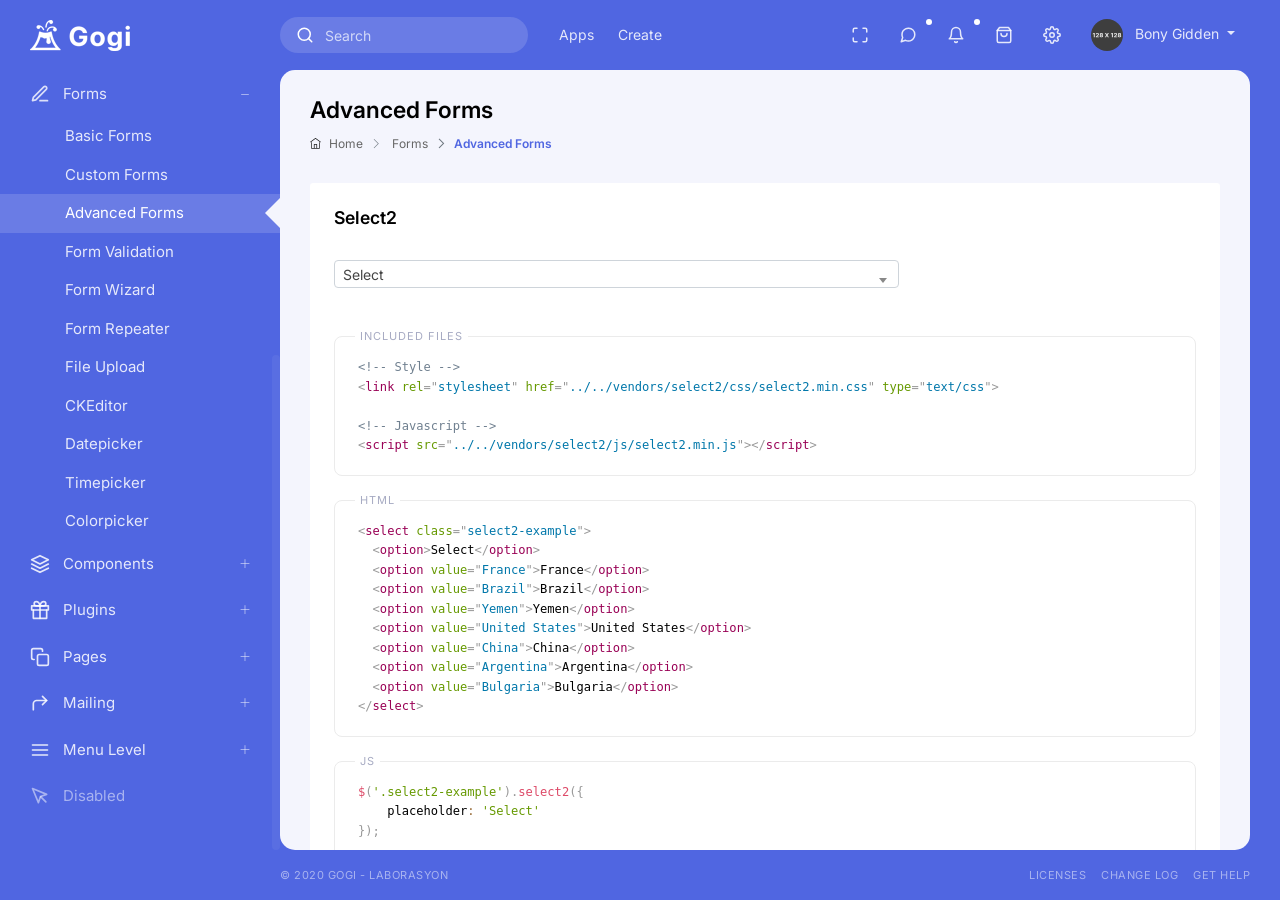
<file: wwwroot/gogi/landing/default/advanced-forms.html>
<!doctype html>
<html lang="en">
<head>
    <meta charset="UTF-8">
    <meta name="viewport" content="width=device-width, initial-scale=1">
    <meta http-equiv="X-UA-Compatible" content="ie=edge">
    <title>Gogi - Admin and Dashboard Template</title>

    <!-- Favicon -->
    <link rel="shortcut icon" href="../../assets/media/image/favicon.png"/>

    <!-- Main css -->
    <link rel="stylesheet" href="../../vendors/bundle.css" type="text/css">

    <!-- Google font -->
    <link href="https://fonts.googleapis.com/css2?family=Inter:wght@400;500;600;700&display=swap" rel="stylesheet">

    <!-- Select2 -->
    <link rel="stylesheet" href="../../vendors/select2/css/select2.min.css" type="text/css">

    <!-- Range slider -->
    <link rel="stylesheet" href="../../vendors/range-slider/css/ion.rangeSlider.min.css" type="text/css">

    <!-- Tagsinput -->
    <link rel="stylesheet" href="../../vendors/tagsinput/bootstrap-tagsinput.css" type="text/css">

    <!-- Prism -->
    <link rel="stylesheet" href="../../vendors/prism/prism.css" type="text/css">

<!-- App css -->
    <link rel="stylesheet" href="../../assets/css/app.min.css" type="text/css">

    <!--[if lt IE 9]>
    <script src="https://oss.maxcdn.com/html5shiv/3.7.3/html5shiv.min.js"></script>
    <script src="https://oss.maxcdn.com/respond/1.4.2/respond.min.js"></script>
    <![endif]-->
</head>
<body>
<!-- Preloader -->
<div class="preloader">
    <div class="preloader-icon"></div>
    <span>Loading...</span>
</div>
<!-- ./ Preloader -->

<!-- Sidebar group -->
<div class="sidebar-group">

    <!-- BEGIN: Settings -->
    <div class="sidebar" id="settings">
        <div class="card">
            <div class="card-body">
                <h6 class="card-title d-flex justify-content-between">
                    Settings
                    <a class="btn-sidebar-close" href="#">
                        <i class="ti-close"></i>
                    </a>
                </h6>
                <ul class="list-group list-group-flush">
                    <li class="list-group-item pl-0 pr-0">
                        <div class="custom-control custom-switch">
                            <input type="checkbox" class="custom-control-input" id="customSwitch1" checked>
                            <label class="custom-control-label" for="customSwitch1">Allow notifications.</label>
                        </div>
                    </li>
                    <li class="list-group-item pl-0 pr-0">
                        <div class="custom-control custom-switch">
                            <input type="checkbox" class="custom-control-input" id="customSwitch2">
                            <label class="custom-control-label" for="customSwitch2">Hide user requests</label>
                        </div>
                    </li>
                    <li class="list-group-item pl-0 pr-0">
                        <div class="custom-control custom-switch">
                            <input type="checkbox" class="custom-control-input" id="customSwitch3" checked>
                            <label class="custom-control-label" for="customSwitch3">Speed up demands</label>
                        </div>
                    </li>
                    <li class="list-group-item pl-0 pr-0">
                        <div class="custom-control custom-switch">
                            <input type="checkbox" class="custom-control-input" id="customSwitch4" checked>
                            <label class="custom-control-label" for="customSwitch4">Hide menus</label>
                        </div>
                    </li>
                    <li class="list-group-item pl-0 pr-0">
                        <div class="custom-control custom-switch">
                            <input type="checkbox" class="custom-control-input" id="customSwitch5">
                            <label class="custom-control-label" for="customSwitch5">Remember next visits</label>
                        </div>
                    </li>
                    <li class="list-group-item pl-0 pr-0">
                        <div class="custom-control custom-switch">
                            <input type="checkbox" class="custom-control-input" id="customSwitch6">
                            <label class="custom-control-label" for="customSwitch6">Enable report
                                generation.</label>
                        </div>
                    </li>
                </ul>
            </div>
        </div>
    </div>
    <!-- END: Settings -->

    <!-- BEGIN: Chat List -->
    <div class="sidebar" id="chat-list">
        <div class="card">
            <div class="card-body">
                <h6 class="card-title d-flex justify-content-between">
                    Chats
                    <a class="btn-sidebar-close" href="#">
                        <i class="ti-close"></i>
                    </a>
                </h6>
                <div class="list-group list-group-flush">
                    <a href="chat.html" class="list-group-item d-flex px-0 align-items-start">
                        <div class="pr-3">
                            <span class="avatar avatar-state-danger">
                                <img src="../../assets/media/image/user/women_avatar3.jpg"
                                     class="rounded-circle"
                                     alt="image">
                            </span>
                        </div>
                        <div class="flex-grow- 1">
                            <h6 class="mb-1">Cass Queyeiro</h6>
                            <span class="text-muted">
                                <i class="fa fa-image mr-1"></i> Photo
                            </span>
                        </div>
                        <div class="text-right ml-auto d-flex flex-column">
                            <span class="small text-muted">Yesterday</span>
                        </div>
                    </a>
                    <a href="chat.html" class="list-group-item d-flex px-0 align-items-start">
                        <div class="pr-3">
                            <span class="avatar avatar-state-warning">
                                <img src="../../assets/media/image/user/man_avatar4.jpg"
                                     class="rounded-circle"
                                     alt="image">
                            </span>
                        </div>
                        <div class="flex-grow-1">
                            <h6 class="mb-1">Evered Asquith</h6>
                            <span class="text-muted">
                                <i class="fa fa-video-camera mr-1"></i> Video
                            </span>
                        </div>
                        <div class="text-right ml-auto d-flex flex-column">
                            <span class="small text-muted">Last week</span>
                        </div>
                    </a>
                    <a href="chat.html" class="list-group-item px-0 d-flex align-items-start">
                        <div class="pr-3">
                            <div class="avatar avatar-state-danger">
                                <span class="avatar-title bg-success rounded-circle">F</span>
                            </div>
                        </div>
                        <div>
                            <h6 class="mb-1">Francisco Ubsdale</h6>
                            <span class="text-muted">Hello how are you?</span>
                        </div>
                        <div class="text-right ml-auto d-flex flex-column">
                            <span class="small text-muted">2:32 PM</span>
                        </div>
                    </a>
                    <a href="chat.html" class="list-group-item px-0 d-flex align-items-start">
                        <div class="pr-3">
                            <div class="avatar avatar-state-success">
                                <img src="../../assets/media/image/user/women_avatar1.jpg"
                                     class="rounded-circle"
                                     alt="image">
                            </div>
                        </div>
                        <div>
                            <h6 class="mb-1">Natale Janu</h6>
                            <span class="text-muted">Hi!</span>
                        </div>
                        <div class="text-right ml-auto d-flex flex-column">
                            <span class="badge badge-primary badge-pill ml-auto mb-2">3</span>
                            <span class="small text-muted">08:27 PM</span>
                        </div>
                    </a>
                    <a href="chat.html" class="list-group-item d-flex px-0 align-items-start">
                        <div class="pr-3">
                            <span class="avatar avatar-state-warning">
                                <img src="../../assets/media/image/user/women_avatar2.jpg"
                                     class="rounded-circle"
                                     alt="image">
                            </span>
                        </div>
                        <div class="flex-grow- 1">
                            <h6 class="mb-1">Orelie Rockhall</h6>
                            <span class="text-muted">
                                <i class="fa fa-image mr-1"></i> Photo
                            </span>
                        </div>
                        <div class="text-right ml-auto d-flex flex-column">
                            <span class="small text-muted">Yesterday</span>
                        </div>
                    </a>
                    <a href="chat.html" class="list-group-item d-flex px-0 align-items-start">
                        <div class="pr-3">
                            <span class="avatar avatar-state-info">
                                <img src="../../assets/media/image/user/man_avatar1.jpg"
                                     class="rounded-circle"
                                     alt="image">
                            </span>
                        </div>
                        <div class="flex-grow-1">
                            <h6 class="mb-1">Barbette Bolf</h6>
                            <span class="text-muted">
                                <i class="fa fa-video-camera mr-1"></i> Video
                            </span>
                        </div>
                        <div class="text-right ml-auto d-flex flex-column">
                            <span class="small text-muted">Last week</span>
                        </div>
                    </a>
                    <a href="chat.html" class="list-group-item d-flex px-0 align-items-start">
                        <div class="pr-3">
                            <span class="avatar avatar-state-secondary">
                                <span class="avatar-title bg-warning rounded-circle">D</span>
                            </span>
                        </div>
                        <div>
                            <h6 class="mb-1">Dudley Laborde</h6>
                            <span class="text-muted">Hello how are you?</span>
                        </div>
                        <div class="text-right ml-auto d-flex flex-column">
                            <span class="small text-muted">2:32 PM</span>
                        </div>
                    </a>
                    <a href="chat.html" class="list-group-item d-flex px-0 align-items-start">
                        <div class="pr-3">
                            <span class="avatar avatar-state-success">
                                <img src="../../assets/media/image/user/man_avatar2.jpg"
                                     class="rounded-circle"
                                     alt="image">
                            </span>
                        </div>
                        <div>
                            <h6 class="mb-1">Barbaraanne Riby</h6>
                            <span class="text-muted">Hi!</span>
                        </div>
                        <div class="text-right ml-auto d-flex flex-column">
                            <span class="small text-muted">08:27 PM</span>
                        </div>
                    </a>
                    <a href="chat.html" class="list-group-item d-flex px-0 align-items-start">
                        <div class="pr-3">
                            <span class="avatar avatar-state-danger">
                                <img src="../../assets/media/image/user/women_avatar3.jpg"
                                     class="rounded-circle"
                                     alt="image">
                            </span>
                        </div>
                        <div class="flex-grow- 1">
                            <h6 class="mb-1">Mariana Ondrousek</h6>
                            <span class="text-muted">
                                <i class="fa fa-image mr-1"></i> Photo
                            </span>
                        </div>
                        <div class="text-right ml-auto d-flex flex-column">
                            <span class="small text-muted">Yesterday</span>
                        </div>
                    </a>
                    <a href="chat.html" class="list-group-item d-flex px-0 align-items-start">
                        <div class="pr-3">
                            <span class="avatar avatar-state-warning">
                                <img src="../../assets/media/image/user/man_avatar4.jpg"
                                     class="rounded-circle"
                                     alt="image">
                            </span>
                        </div>
                        <div class="flex-grow-1">
                            <h6 class="mb-1">Ruprecht Lait</h6>
                            <span class="text-muted">
                                <i class="fa fa-video-camera mr-1"></i> Video
                            </span>
                        </div>
                        <div class="text-right ml-auto d-flex flex-column">
                            <span class="small text-muted">Last week</span>
                        </div>
                    </a>
                    <a href="chat.html" class="list-group-item d-flex px-0 align-items-start">
                        <div class="pr-3">
                            <span class="avatar avatar-state-info">
                                <img src="../../assets/media/image/user/man_avatar1.jpg"
                                     class="rounded-circle"
                                     alt="image">
                            </span>
                        </div>
                        <div class="flex-grow-1">
                            <h6 class="mb-1">Cosme Hubbold</h6>
                            <span class="text-muted">
                                <i class="fa fa-video-camera mr-1"></i> Video
                            </span>
                        </div>
                        <div class="text-right ml-auto d-flex flex-column">
                            <span class="small text-muted">Last week</span>
                        </div>
                    </a>
                    <a href="chat.html" class="list-group-item d-flex px-0 align-items-start">
                        <div class="pr-3">
                            <span class="avatar avatar-state-secondary">
                                <span class="avatar-title bg-secondary rounded-circle">M</span>
                            </span>
                        </div>
                        <div>
                            <h6 class="mb-1">Mallory Darch</h6>
                            <span class="text-muted">Hello how are you?</span>
                        </div>
                        <div class="text-right ml-auto d-flex flex-column">
                            <span class="small text-muted">2:32 PM</span>
                        </div>
                    </a>
                </div>
            </div>
        </div>
    </div>
    <!-- END: Chat List -->

</div>
<!-- ./ Sidebar group -->

<!-- Layout wrapper -->
<div class="layout-wrapper">

    <!-- Header -->
    <div class="header d-print-none">
        <div class="header-container">
            <div class="header-left">
                <div class="navigation-toggler">
                    <a href="#" data-action="navigation-toggler">
                        <i data-feather="menu"></i>
                    </a>
                </div>

                <div class="header-logo">
                    <a href=index.html>
                        <img class="logo" src="../../assets/media/image/logo.png" alt="logo">
                    </a>
                </div>
            </div>

            <div class="header-body">
                <div class="header-body-left">
                    <ul class="navbar-nav">
                        <li class="nav-item mr-3">
                            <div class="header-search-form">
                                <form>
                                    <div class="input-group">
                                        <div class="input-group-prepend">
                                            <button class="btn">
                                                <i data-feather="search"></i>
                                            </button>
                                        </div>
                                        <input type="text" class="form-control" placeholder="Search">
                                        <div class="input-group-append">
                                            <button class="btn header-search-close-btn">
                                                <i data-feather="x"></i>
                                            </button>
                                        </div>
                                    </div>
                                </form>
                            </div>
                        </li>
                        <li class="nav-item dropdown d-none d-md-block">
                            <a href="#" class="nav-link" title="Apps" data-toggle="dropdown">Apps</a>
                            <div class="dropdown-menu dropdown-menu-big">
                                <div class="border-bottom px-4 py-3 text-center d-flex justify-content-between">
                                    <h5 class="mb-0">Apps</h5>
                                </div>
                                <div class="p-3">
                                    <div class="row row-xs">
                                        <div class="col-6">
                                            <a href="chat.html">
                                                <div class="border-radius-1 text-center mb-3">
                                                    <figure class="avatar avatar-lg border-0">
                                                <span class="avatar-title bg-primary text-white rounded-circle">
                                                    <i class="width-30 height-30" data-feather="message-circle"></i>
                                                </span>
                                                    </figure>
                                                    <div class="mt-2">Chat</div>
                                                </div>
                                            </a>
                                        </div>
                                        <div class="col-6">
                                            <a href="mail.html">
                                                <div class="border-radius-1 text-center mb-3">
                                                    <figure class="avatar avatar-lg border-0">
                                                <span class="avatar-title bg-secondary text-white rounded-circle">
                                                    <i class="width-30 height-30" data-feather="mail"></i>
                                                </span>
                                                    </figure>
                                                    <div class="mt-2">Mail</div>
                                                </div>
                                            </a>
                                        </div>
                                        <div class="col-6">
                                            <a href="todo-list.html">
                                                <div class="border-radius-1 text-center">
                                                    <figure class="avatar avatar-lg border-0">
                                                <span class="avatar-title bg-info text-white rounded-circle">
                                                    <i class="width-30 height-30" data-feather="check-circle"></i>
                                                </span>
                                                    </figure>
                                                    <div class="mt-2">Todo List</div>
                                                </div>
                                            </a>
                                        </div>
                                        <div class="col-6">
                                            <a href="file-manager.html">
                                                <div class="border-radius-1 text-center">
                                                    <figure class="avatar avatar-lg border-0">
                                                <span class="avatar-title bg-warning text-white rounded-circle">
                                                    <i class="width-30 height-30" data-feather="file"></i>
                                                </span>
                                                    </figure>
                                                    <div class="mt-2">File Manager</div>
                                                </div>
                                            </a>
                                        </div>
                                    </div>
                                </div>
                            </div>
                        </li>
                        <li class="nav-item dropdown d-none d-md-block">
                            <a href="#" class="nav-link" title="Actions" data-toggle="dropdown">Create</a>
                            <div class="dropdown-menu">
                                <a href="#" class="dropdown-item">Add Products</a>
                                <a href="#" class="dropdown-item">Add Category</a>
                                <a href="#" class="dropdown-item">Add Report</a>
                                <div class="dropdown-divider"></div>
                                <a href="#" class="dropdown-item">Reports</a>
                                <a href="#" class="dropdown-item">Customers</a>
                            </div>
                        </li>
                    </ul>
                </div>

                <div class="header-body-right">
                    <ul class="navbar-nav">
                        <li class="nav-item">
                            <a href="#" class="nav-link mobile-header-search-btn" title="Search">
                                <i data-feather="search"></i>
                            </a>
                        </li>

                        <li class="nav-item dropdown d-none d-md-block">
                            <a href="#" class="nav-link" title="Fullscreen" data-toggle="fullscreen">
                                <i class="maximize" data-feather="maximize"></i>
                                <i class="minimize" data-feather="minimize"></i>
                            </a>
                        </li>

                        <li class="nav-item dropdown">
                            <a href="#" class="nav-link nav-link-notify" title="Chats" data-sidebar-target="#chat-list">
                                <i data-feather="message-circle"></i>
                            </a>
                        </li>

                        <li class="nav-item dropdown">
                            <a href="#" class="nav-link nav-link-notify" title="Notifications" data-toggle="dropdown">
                                <i data-feather="bell"></i>
                            </a>
                            <div class="dropdown-menu dropdown-menu-right dropdown-menu-big">
                                <div
                                    class="border-bottom px-4 py-3 text-center d-flex justify-content-between align-items-center">
                                    <h5 class="mb-0">Notifications</h5>
                                    <small class="opacity-7">2   unread notifications</small>
                                </div>
                                <div class="dropdown-scroll">
                                    <ul class="list-group list-group-flush">
                                        <li class="px-4 py-2 text-center small text-muted bg-light">Today</li>
                                        <li class="px-4 py-3 list-group-item">
                                            <a href="#" class="d-flex align-items-center hide-show-toggler">
                                                <div class="flex-shrink-0">
                                                    <figure class="avatar mr-3">
                                                        <span
                                                            class="avatar-title bg-info-bright text-info rounded-circle">
                                                            <i class="ti-lock"></i>
                                                        </span>
                                                    </figure>
                                                </div>
                                                <div class="flex-grow-1">
                                                    <p class="mb-0 line-height-20 d-flex justify-content-between">
                                                        2 steps verification
                                                        <i title="Mark as read" data-toggle="tooltip"
                                                           class="hide-show-toggler-item fa fa-circle-o font-size-11"></i>
                                                    </p>
                                                    <span class="text-muted small">20 min ago</span>
                                                </div>
                                            </a>
                                        </li>
                                        <li class="px-4 py-3 list-group-item">
                                            <a href="#" class="d-flex align-items-center hide-show-toggler">
                                                <div class="flex-shrink-0">
                                                    <figure class="avatar mr-3">
                                                        <span
                                                            class="avatar-title bg-warning-bright text-warning rounded-circle">
                                                            <i class="ti-server"></i>
                                                        </span>
                                                    </figure>
                                                </div>
                                                <div class="flex-grow-1">
                                                    <p class="mb-0 line-height-20 d-flex justify-content-between">
                                                        Storage is running low!
                                                        <i title="Mark as read" data-toggle="tooltip"
                                                           class="hide-show-toggler-item fa fa-circle-o font-size-11"></i>
                                                    </p>
                                                    <span class="text-muted small">45 sec ago</span>
                                                </div>
                                            </a>
                                        </li>
                                        <li class="px-4 py-2 text-center small text-muted bg-light">Old Notifications</li>
                                        <li class="px-4 py-3 list-group-item">
                                            <a href="#" class="d-flex align-items-center hide-show-toggler">
                                                <div class="flex-shrink-0">
                                                    <figure class="avatar mr-3">
                                                        <span class="avatar-title bg-secondary-bright text-secondary rounded-circle">
                                                            <i class="ti-file"></i>
                                                        </span>
                                                    </figure>
                                                </div>
                                                <div class="flex-grow-1">
                                                    <p class="mb-0 line-height-20 d-flex justify-content-between">
                                                        1 person sent a file
                                                        <i title="Mark as unread" data-toggle="tooltip"
                                                           class="hide-show-toggler-item fa fa-check font-size-11"></i>
                                                    </p>
                                                    <span class="text-muted small">Yesterday</span>
                                                </div>
                                            </a>
                                        </li>
                                        <li class="px-4 py-3 list-group-item">
                                            <a href="#" class="d-flex align-items-center hide-show-toggler">
                                                <div class="flex-shrink-0">
                                                    <figure class="avatar mr-3">
                                                        <span class="avatar-title bg-success-bright text-success rounded-circle">
                                                            <i class="ti-download"></i>
                                                        </span>
                                                    </figure>
                                                </div>
                                                <div class="flex-grow-1">
                                                    <p class="mb-0 line-height-20 d-flex justify-content-between">
                                                        Reports ready to download
                                                        <i title="Mark as unread" data-toggle="tooltip"
                                                           class="hide-show-toggler-item fa fa-check font-size-11"></i>
                                                    </p>
                                                    <span class="text-muted small">Yesterday</span>
                                                </div>
                                            </a>
                                        </li>
                                        <li class="px-4 py-3 list-group-item">
                                            <a href="#" class="d-flex align-items-center hide-show-toggler">
                                                <div class="flex-shrink-0">
                                                    <figure class="avatar mr-3">
                                                        <span class="avatar-title bg-primary-bright text-primary rounded-circle">
                                                            <i class="ti-arrow-top-right"></i>
                                                        </span>
                                                    </figure>
                                                </div>
                                                <div class="flex-grow-1">
                                                    <p class="mb-0 line-height-20 d-flex justify-content-between">
                                                        The invitation has been sent.
                                                        <i title="Mark as unread" data-toggle="tooltip"
                                                           class="hide-show-toggler-item fa fa-check font-size-11"></i>
                                                    </p>
                                                    <span class="text-muted small">Last Week</span>
                                                </div>
                                            </a>
                                        </li>
                                    </ul>
                                </div>
                                <div class="px-4 py-3 text-right border-top">
                                    <ul class="list-inline small">
                                        <li class="list-inline-item mb-0">
                                            <a href="#">Mark All Read</a>
                                        </li>
                                    </ul>
                                </div>
                            </div>
                        </li>

                        <li class="nav-item">
                            <a href="#" title="Cart" class="nav-link" data-toggle="dropdown">
                                <i data-feather="shopping-bag"></i>
                            </a>
                            <div class="dropdown-menu dropdown-menu-right dropdown-menu-big">
                                <div
                                    class="border-bottom px-4 py-3 text-center d-flex justify-content-between align-items-center">
                                    <h5 class="mb-0">Cart</h5>
                                    <small class="opacity-7">4 products</small>
                                </div>
                                <div class="dropdown-scroll">
                                    <div class="list-group list-group-flush">
                                        <a href="#" class="px-4 py-3 list-group-item d-flex">
                                            <div class="flex-shrink-0">
                                                <figure class="avatar mr-3">
                                                    <img class="rounded" src="../../assets/media/image/products/product6.png"
                                                         alt="Canon 4000D 18-55 MM">
                                                </figure>
                                            </div>
                                            <div class="flex-grow-1">
                                                <p class="mb-0 line-height-20 d-flex justify-content-between">
                                                    Canon 4000D 18-55 MM
                                                    <i title="Close" data-toggle="tooltip"
                                                       class="hide-show-toggler-item small ti-close"></i>
                                                </p>
                                                <span class="text-muted small">X $1,200</span>
                                            </div>
                                        </a>
                                        <a href="#" class="px-4 py-3 list-group-item d-flex">
                                            <div class="flex-shrink-0">
                                                <figure class="avatar mr-3">
                                                    <img class="rounded" src="../../assets/media/image/products/product3.png"
                                                         alt="pineapple">
                                                </figure>
                                            </div>
                                            <div class="flex-grow-1">
                                                <p class="mb-0 line-height-20 d-flex justify-content-between">
                                                    Snopy SN-BT96 Pretty
                                                    <i title="Close" data-toggle="tooltip"
                                                       class="hide-show-toggler-item small ti-close"></i>
                                                </p>
                                                <span class="text-muted small">X $250</span>
                                            </div>
                                        </a>
                                        <a href="#" class="px-4 py-3 list-group-item d-flex">
                                            <div class="flex-shrink-0">
                                                <figure class="avatar mr-3">
                                                    <img src="../../assets/media/image/products/product7.png"
                                                         class="rounded" alt="pineapple">
                                                </figure>
                                            </div>
                                            <div class="flex-grow-1">
                                                <p class="mb-0 line-height-20 d-flex justify-content-between">
                                                    Lenovo Tab E10 TB-X104F 32GB
                                                    <i title="Close" data-toggle="tooltip"
                                                       class="hide-show-toggler-item small ti-close"></i>
                                                </p>
                                                <span class="text-muted small">X $100</span>
                                            </div>
                                        </a>
                                        <a href="#" class="px-4 py-3 list-group-item d-flex">
                                            <div class="flex-shrink-0">
                                                <figure class="avatar mr-3">
                                                    <img class="rounded" src="../../assets/media/image/products/product6.png"
                                                         alt="Canon 4000D 18-55 MM">
                                                </figure>
                                            </div>
                                            <div class="flex-grow-1">
                                                <p class="mb-0 line-height-20 d-flex justify-content-between">
                                                    Canon 4000D 18-55 MM
                                                    <i title="Close" data-toggle="tooltip"
                                                       class="hide-show-toggler-item small ti-close"></i>
                                                </p>
                                                <span class="text-muted small">X $1,200</span>
                                            </div>
                                        </a>
                                    </div>
                                </div>
                                <div class="px-4 py-3 border-top text-right small">
                                    <p class="d-flex justify-content-between align-items-center mb-1">
                                        <span>Sub Total</span>
                                        <span>$1,650</span>
                                    </p>
                                    <p class="d-flex justify-content-between align-items-center mb-1">
                                        <span>Taxes</span>
                                        <span>$15</span>
                                    </p>
                                    <p class="d-flex justify-content-between align-items-center mb-1 font-weight-bold">
                                        <span>Total</span>
                                        <span>$1,665</span>
                                    </p>
                                    <button class="btn btn-primary btn-block mt-2">
                                        Order and Payment <i class="ti-arrow-right ml-2"></i>
                                    </button>
                                </div>
                            </div>
                        </li>

                        <li class="nav-item dropdown">
                            <a href="#" class="nav-link" title="Settings" data-sidebar-target="#settings">
                                <i data-feather="settings"></i>
                            </a>
                        </li>

                        <li class="nav-item dropdown">
                            <a href="#" class="nav-link dropdown-toggle" title="User menu" data-toggle="dropdown">
                                <figure class="avatar avatar-sm">
                                    <img src="../../assets/media/image/user/man_avatar3.jpg"
                                         class="rounded-circle"
                                         alt="avatar">
                                </figure>
                                <span class="ml-2 d-sm-inline d-none">Bony Gidden</span>
                            </a>
                            <div class="dropdown-menu dropdown-menu-right dropdown-menu-big">
                                <div class="text-center py-4">
                                    <figure class="avatar avatar-lg mb-3 border-0">
                                        <img src="../../assets/media/image/user/man_avatar3.jpg"
                                             class="rounded-circle" alt="image">
                                    </figure>
                                    <h5 class="text-center">Bony Gidden</h5>
                                    <div class="mb-3 small text-center text-muted">@bonygidden</div>
                                    <a href="#" class="btn btn-outline-light btn-rounded">Manage Your Account</a>
                                </div>
                                <div class="list-group">
                                    <a href="profile.html" class="list-group-item">View Profile</a>
                                    <a href="http://bifor.laborasyon.com/login" class="list-group-item text-danger"
                                       data-sidebar-target="#settings">Sign Out!</a>
                                </div>
                                <div class="p-4">
                                    <div class="mb-4">
                                        <h6 class="d-flex justify-content-between">
                                            Storage
                                            <span>%25</span>
                                        </h6>
                                        <div class="progress" style="height: 5px;">
                                            <div class="progress-bar bg-success-gradient" role="progressbar" style="width: 40%;"
                                                 aria-valuenow="40" aria-valuemin="0" aria-valuemax="100"></div>
                                        </div>
                                    </div>
                                    <hr class="mb-3">
                                    <p class="small mb-0">
                                        <a href="#">Privacy policy</a>
                                    </p>
                                </div>
                            </div>
                        </li>
                    </ul>
                </div>
            </div>

            <ul class="navbar-nav ml-auto">
                <li class="nav-item header-toggler">
                    <a href="#" class="nav-link">
                        <i data-feather="arrow-down"></i>
                    </a>
                </li>
            </ul>
        </div>
    </div>
    <!-- ./ Header -->

    <!-- Content wrapper -->
    <div class="content-wrapper">
        <!-- begin::navigation -->
        <div class="navigation">
            <div class="navigation-header">
                <span>Navigation</span>
                <a href="#">
                    <i class="ti-close"></i>
                </a>
            </div>
            <div class="navigation-menu-body">
                <ul>
                    <li>
                        <a  href=index.html>
                    <span class="nav-link-icon">
                        <i data-feather="pie-chart"></i>
                    </span>
                            <span>Dashboard</span>
                        </a>
                    </li>
                    <li>
                        <a  href="chat.html">
                    <span class="nav-link-icon">
                        <i data-feather="message-circle"></i>
                    </span>
                            <span>Chat</span>
                            <span class="badge badge-danger">5</span>
                        </a>
                    </li>
                    <li>
                        <a  href="mail.html">
                    <span class="nav-link-icon">
                        <i data-feather="mail"></i>
                    </span>
                            <span>Mail</span>
                        </a>
                    </li>
                    <li>
                        <a  href="todo-list.html">
                    <span class="nav-link-icon">
                        <i data-feather="check-square"></i>
                    </span>
                            <span>Todo List</span>
                            <span class="badge badge-warning">2</span>
                        </a>
                    </li>
                    <li>
                        <a  href="file-manager.html">
                    <span class="nav-link-icon">
                        <i data-feather="file-plus"></i>
                    </span>
                            <span>File Manager</span>
                        </a>
                    </li>
                    <li>
                        <a  href="calendar.html">
                    <span class="nav-link-icon">
                        <i data-feather="calendar"></i>
                    </span>
                            <span>Calendar</span>
                        </a>
                    </li>
                    <li>
                        <a  href="gallery.html">
                    <span class="nav-link-icon">
                        <i data-feather="image"></i>
                    </span>
                            <span>Gallery</span>
                        </a>
                    </li>
                    <li>
                        <a  href="invoice.html">
                    <span class="nav-link-icon">
                        <i data-feather="file-text"></i>
                    </span>
                            <span>Invoice</span>
                        </a>
                    </li>
                    <li>
                        <a href="#">
                    <span class="nav-link-icon">
                        <i data-feather="shopping-cart"></i>
                    </span>
                            <span>E-commerce</span>
                        </a>
                        <ul>
                            <li>
                                <a  href="orders.html">Orders</a>
                            </li>
                            <li>
                                <a  href="products.html">Products</a>
                            </li>
                            <li>
                                <a  href="product-detail.html">Product Detail</a>
                            </li>
                        </ul>
                    </li>
                    <li>
                        <a href="#">
                    <span class="nav-link-icon">
                        <i data-feather="edit-3"></i>
                    </span>
                            <span>Forms</span>
                        </a>
                        <ul>
                            <li>
                                <a  href="basic-forms.html">Basic Forms</a>
                            </li>
                            <li>
                                <a  href="custom-forms.html">Custom Forms</a>
                            </li>
                            <li>
                                <a  class="active"
                                    href="advanced-forms.html">Advanced Forms</a>
                            </li>
                            <li>
                                <a  href="form-validation.html">Form Validation</a>
                            </li>
                            <li>
                                <a  href="form-wizard.html">Form Wizard</a>
                            </li>

                            <li>
                                <a  href="form-repeater.html">Form Repeater</a>
                            </li>
                            <li>
                                <a  href="file-upload.html">File Upload</a>
                            </li>
                            <li>
                                <a  href="ckeditor.html">CKEditor</a>
                            </li>
                            <li>
                                <a  href="datepicker.html">Datepicker</a>
                            </li>
                            <li>
                                <a  href="timepicker.html">Timepicker</a>
                            </li>
                            <li>
                                <a  href="colorpicker.html">Colorpicker</a>
                            </li>
                        </ul>
                    </li>
                    <li>
                        <a href="#">
                    <span class="nav-link-icon">
                        <i data-feather="layers"></i>
                    </span>
                            <span>Components</span>
                        </a>
                        <ul>
                            <li>
                                <a href="#">Elements</a>
                                <ul>
                                    <li>
                                        <a  href="alert.html">Alerts</a>
                                    </li>
                                    <li>
                                        <a  href="accordion.html">Accordion</a>
                                    </li>
                                    <li>
                                        <a  href="buttons.html">Buttons</a>
                                    </li>
                                    <li>
                                        <a  href="dropdown.html">Dropdown</a>
                                    </li>
                                    <li>
                                        <a  href="list-group.html">List Group</a>
                                    </li>
                                    <li>
                                        <a  href="pagination.html">Pagination</a>
                                    </li>
                                    <li>
                                        <a  href="typography.html">Typography</a>
                                    </li>
                                    <li>
                                        <a  href="media-object.html">Media Object</a>
                                    </li>
                                    <li>
                                        <a  href="progress.html">Progress</a>
                                    </li>
                                    <li>
                                        <a  href="modal.html">Modal</a>
                                    </li>
                                    <li>
                                        <a  href="spinners.html">Spinners</a>
                                    </li>
                                    <li>
                                        <a  href="navs.html">Navs</a>
                                    </li>
                                    <li>
                                        <a  href="tab.html">Tab</a>
                                    </li>
                                    <li>
                                        <a  href="tooltip.html">Tooltip</a>
                                    </li>
                                    <li>
                                        <a  href="popovers.html">Popovers</a>
                                    </li>
                                </ul>
                            </li>
                            <li>
                                <a href="#">Cards</a>
                                <ul>
                                    <li>
                                        <a  href="basic-cards.html">Basic Cards </a>
                                    </li>
                                    <li>
                                        <a  href="image-cards.html">Image Cards </a>
                                    </li>
                                    <li>
                                        <a  href="scroll-cards.html">Scroll Cards </a>
                                    </li>
                                    <li>
                                        <a  href="other-cards.html">Others Cards</a>
                                    </li>
                                </ul>
                            </li>
                            <li>
                                <a href="#">Tables</a>
                                <ul>
                                    <li>
                                        <a  href="basic-tables.html">Basic Tables</a>
                                    </li>
                                    <li>
                                        <a  href="dataTable.html">Datatable</a>
                                    </li>
                                    <li>
                                        <a  href="responsive-tables.html">Responsive Tables</a>
                                    </li>
                                </ul>
                            </li>
                            <li>
                                <a href="#">Charts</a>
                                <ul>
                                    <li>
                                        <a  href="apexchart.html">Apex Chart</a>
                                    </li>
                                    <li>
                                        <a  href="chartjs.html">Chartjs</a>
                                    </li>
                                    <li>
                                        <a  href="justgage.html">Justgage</a>
                                    </li>
                                    <li>
                                        <a  href="morsis.html">Morsis</a>
                                    </li>
                                    <li>
                                        <a  href="peity.html">Peity</a>
                                    </li>
                                </ul>
                            </li>
                            <li>
                                <a href="#">Maps</a>
                                <ul>
                                    <li>
                                        <a  href="google-map.html">Google Map</a>
                                    </li>
                                    <li>
                                        <a  href="vector-map.html">Vector Map</a>
                                    </li>
                                </ul>
                            </li>
                            <li>
                                <a  href="avatar.html">
                                    Avatar
                                </a>
                            </li>
                            <li>
                                <a  href="icons.html">
                                    Icons
                                </a>
                            </li>
                            <li>
                                <a  href="colors.html">
                                    Colors
                                </a>
                            </li>
                        </ul>
                    </li>
                    <li>
                        <a href="#">
                    <span class="nav-link-icon">
                        <i data-feather="gift"></i>
                    </span>
                            <span>Plugins</span>
                        </a>
                        <ul>
                            <li>
                                <a  href="sweet-alert.html">Sweet Alert</a>
                            </li>
                            <li>
                                <a  href="lightbox.html">Lightbox</a>
                            </li>
                            <li>
                                <a  href="toast.html">Toast</a>
                            </li>
                            <li>
                                <a  href="tour.html">Tour</a>
                            </li>
                            <li>
                                <a  href="slick-slide.html">Slick Slide</a>
                            </li>
                            <li>
                                <a  href="nestable.html">Nestable</a>
                            </li>
                        </ul>
                    </li>
                    <li>
                        <a href="#">
                    <span class="nav-link-icon">
                        <i data-feather="copy"></i>
                    </span>
                            <span>Pages</span>
                        </a>
                        <ul>
                            <li>
                                <a  href="profile.html">Profile</a>
                            </li>
                            <li>
                                <a  href="users.html">Users</a>
                            </li>
                            <li>
                                <a  href="settings.html">Settings</a>
                            </li>
                            <li>
                                <a href="login.html" target="_blank">Login</a>
                            </li>
                            <li>
                                <a href="register.html" target="_blank">Register</a>
                            </li>
                            <li>
                                <a href="recovery-password.html" target="_blank">Recovery Password</a>
                            </li>
                            <li>
                                <a href="lock-screen.html" target="_blank">Lock Screen</a>
                            </li>
                            <li>
                                <a  href="timeline.html">Timeline</a>
                            </li>
                            <li>
                                <a  href="pricing-table.html">Pricing Table</a>
                            </li>

                            <li>
                                <a  href="pricing-table-2.html">Pricing Table 2</a>
                            </li>
                            <li>
                                <a  href="search-result.html">Search Result</a>
                            </li>
                            <li>
                                <a href="#">Error Pages</a>
                                <ul>
                                    <li>
                                        <a href="404.html" target="_blank">404</a>
                                    </li>
                                    <li>
                                        <a href="mean-at-work.html" target="_blank">Mean at Work</a>
                                    </li>
                                </ul>
                            </li>
                            <li>
                                <a  href="blank-page.html">Blank Page</a>
                            </li>
                        </ul>
                    </li>
                    <li>
                        <a  href="mailing.html">
                    <span class="nav-link-icon">
                        <i data-feather="corner-up-right"></i>
                    </span>
                            <span>Mailing</span>
                        </a>
                        <ul>
                            <li>
                                <a target="_blank" href="email-template-basic.html">Basic</a>
                            </li>
                            <li>
                                <a target="_blank" href="email-template-alert.html">Alert</a>
                            </li>
                            <li>
                                <a target="_blank" href="email-template-billing.html">Billing</a>
                            </li>
                        </ul>
                    </li>
                    <li>
                        <a href="#">
                    <span class="nav-link-icon">
                        <i data-feather="menu"></i>
                    </span>
                            <span>Menu Level</span>
                        </a>
                        <ul>
                            <li>
                                <a href="#">Menu Level</a>
                                <ul>
                                    <li>
                                        <a href="#">Menu Level </a>
                                    </li>
                                </ul>
                            </li>
                        </ul>
                    </li>
                    <li>
                        <a href="#" class="disabled">
                    <span class="nav-link-icon">
                        <i data-feather="mouse-pointer"></i>
                    </span>
                            <span>Disabled</span>
                        </a>
                    </li>
                </ul>
            </div>
        </div>
        <!-- end::navigation -->

        <!-- Content body -->
        <div class="content-body">
            <!-- Content -->
            <div class="content ">
                
    <div class="page-header">
        <div>
            <h3>Advanced Forms</h3>
            <nav aria-label="breadcrumb">
                <ol class="breadcrumb">
                    <li class="breadcrumb-item">
                        <a href="#">Home</a>
                    </li>
                    <li class="breadcrumb-item">
                        <a href="#">Forms</a>
                    </li>
                    <li class="breadcrumb-item active" aria-current="page">Advanced Forms</li>
                </ol>
            </nav>
        </div>
    </div>

    <div class="row">
        <div class="col-md-12">

            <div class="card">
                <div class="card-body">
                    <h6 class="card-title">Select2</h6>
                    <div class="row">
                        <div class="col-md-8">
                            <div class="form-group">
                                <select class="js-example-basic-single">
                                    <option>Select</option>
                                    <option value="France">France</option>
                                    <option value="Brazil">Brazil</option>
                                    <option value="Yemen">Yemen</option>
                                    <option value="United States">United States</option>
                                    <option value="China">China</option>
                                    <option value="Argentina">Argentina</option>
                                    <option value="Bulgaria">Bulgaria</option>
                                </select>
                            </div>
                        </div>
                    </div>
                    <div data-label="INCLUDED FILES" class="demo-code-preview">
                                <pre><code class="language-html">&lt;!-- Style --&gt;
&lt;link rel="stylesheet" href="../../vendors/select2/css/select2.min.css" type="text/css"&gt;

&lt;!-- Javascript --&gt;
&lt;script src="../../vendors/select2/js/select2.min.js"&gt;&lt;/script&gt;</code></pre>
                    </div>
                    <div data-label="HTML" class="demo-code-preview">
                                <pre><code class="language-html">&lt;select class="select2-example"&gt;
  &lt;option&gt;Select&lt;/option&gt;
  &lt;option value="France"&gt;France&lt;/option&gt;
  &lt;option value="Brazil"&gt;Brazil&lt;/option&gt;
  &lt;option value="Yemen"&gt;Yemen&lt;/option&gt;
  &lt;option value="United States"&gt;United States&lt;/option&gt;
  &lt;option value="China"&gt;China&lt;/option&gt;
  &lt;option value="Argentina"&gt;Argentina&lt;/option&gt;
  &lt;option value="Bulgaria"&gt;Bulgaria&lt;/option&gt;
&lt;/select&gt;</code></pre>
                    </div>
                    <div data-label="JS" class="demo-code-preview">
                                <pre><code class="language-js">$('.select2-example').select2({
    placeholder: 'Select'
});</code></pre>
                    </div>
                    <p>Multiple use</p>
                    <div class="form-group">
                        <select class="js-example-basic-single" multiple>
                            <option>Select</option>
                            <option value="France">France</option>
                            <option selected value="Brazil">Brazil</option>
                            <option selected value="Yemen">Yemen</option>
                            <option selected value="United States">United States</option>
                            <option value="China">China</option>
                            <option value="Argentina">Argentina</option>
                            <option value="Bulgaria">Bulgaria</option>
                        </select>
                    </div>
                    <div data-label="HTML" class="demo-code-preview">
                                <pre><code class="language-html">&lt;select class="select2-example" multiple&gt;
  &lt;option&gt;Select&lt;/option&gt;
  &lt;option value="France"&gt;France&lt;/option&gt;
  &lt;option value="Brazil"&gt;Brazil&lt;/option&gt;
  &lt;option value="Yemen"&gt;Yemen&lt;/option&gt;
  &lt;option value="United States"&gt;United States&lt;/option&gt;
  &lt;option value="China"&gt;China&lt;/option&gt;
  &lt;option value="Argentina"&gt;Argentina&lt;/option&gt;
  &lt;option value="Bulgaria"&gt;Bulgaria&lt;/option&gt;
&lt;/select&gt;</code></pre>
                    </div>
                    <p>Multiple and categorized use</p>
                    <select class="js-example-basic-single" multiple>
                        <option>Select</option>
                        <optgroup label="Cities">
                            <option value="Wonosari">Wonosari</option>
                            <option value="Antipolo">Antipolo</option>
                            <option value="Lesuhe">Lesuhe</option>
                            <option selected value="Sunzhuang">Sunzhuang</option>
                            <option value="Hongchuan">Hongchuan</option>
                        </optgroup>
                        <optgroup label="Countries">
                            <option value="France">France</option>
                            <option selected value="Brazil">Brazil</option>
                            <option selected value="Yemen">Yemen</option>
                            <option selected value="United States">United States</option>
                            <option value="China">China</option>
                            <option value="Argentina">Argentina</option>
                            <option value="Bulgaria">Bulgaria</option>
                        </optgroup>
                    </select>
                    <div data-label="HTML" class="demo-code-preview">
                                <pre><code class="language-html">&lt;select class="select2-example"&gt;
  &lt;option&gt;Select&lt;/option&gt;
  &lt;optgroup label="Cities"&gt;
    &lt;option value="Wonosari"&gt;Wonosari&lt;/option&gt;
    &lt;option value="Antipolo"&gt;Antipolo&lt;/option&gt;
    &lt;option value="Lesuhe"&gt;Lesuhe&lt;/option&gt;
    &lt;option selected value="Sunzhuang"&gt;Sunzhuang&lt;/option&gt;
    &lt;option value="Hongchuan"&gt;Hongchuan&lt;/option&gt;
  &lt;/optgroup&gt;
  &lt;optgroup label="Countries"&gt;
    &lt;option value="France"&gt;France&lt;/option&gt;
    &lt;option selected value="Brazil"&gt;Brazil&lt;/option&gt;
    &lt;option selected value="Yemen"&gt;Yemen&lt;/option&gt;
    &lt;option selected value="United States"&gt;United States&lt;/option&gt;
    &lt;option value="China"&gt;China&lt;/option&gt;
    &lt;option value="Argentina"&gt;Argentina&lt;/option&gt;
    &lt;option value="Bulgaria"&gt;Bulgaria&lt;/option&gt;
  &lt;/optgroup&gt;
&lt;/select&gt;</code></pre>
                    </div>
                </div>
            </div>

            <div class="card">
                <div class="card-body">
                    <h6 class="card-title">Range Slider</h6>
                    <p>Set min value, max value and start point</p>
                    <div class="form-group">
                        <input type="text" id="demo_1">
                    </div>
                    <div data-label="INCLUDED FILES" class="demo-code-preview">
                                <pre><code class="language-html">&lt;!-- Style --&gt;
&lt;link rel="stylesheet" href="../../vendors/range-slider/css/ion.rangeSlider.min.css" type="text/css"&gt;

&lt;!-- Javascript --&gt;
&lt;script src="../../vendors/range-slider/js/ion.rangeSlider.min.js"&gt;&lt;/script&gt;</code></pre>
                    </div>
                    <div data-label="HTML" class="demo-code-preview">
                                    <pre><code
                                            class="language-html">&lt;input type="text" id="rangeSlider-example"&gt;</code></pre>
                    </div>
                    <div data-label="JS" class="demo-code-preview">
                                <pre><code class="language-js">$("#rangeSlider-example").ionRangeSlider({
    min: 100,
    max: 1000,
    from: 550,
    skin: "round"
});</code></pre>
                    </div>
                    <p>Set type to double, specify range, show grid and add a prefix "$"</p>
                    <div class="form-group">
                        <input type="text" id="demo_2">
                    </div>
                    <div data-label="JS" class="demo-code-preview">
                                <pre><code class="language-js">$("#rangeSlider-example").ionRangeSlider({
    type: "double",
    grid: true,
    min: 0,
    max: 1000,
    from: 200,
    to: 800,
    prefix: "$",
    skin: "round"
});</code></pre>
                    </div>
                    <p>Add a step to previous config</p>
                    <div class="form-group">
                        <input type="text" id="demo_3">
                    </div>
                    <div data-label="JS" class="demo-code-preview">
                                <pre><code class="language-js">$("#rangeSlider-example").ionRangeSlider({
    type: "double",
    grid: true,
    min: -1000,
    max: 1000,
    from: -500,
    to: 500,
    step: 250,
    skin: "round"
});</code></pre>
                    </div>
                    <p>Force fractional values, using fractional step 0.1</p>
                    <div class="form-group">
                        <input type="text" id="demo_4">
                    </div>
                    <div data-label="JS" class="demo-code-preview">
                                <pre><code class="language-js">$("#rangeSlider-example").ionRangeSlider({
    type: "double",
    grid: true,
    min: -12.8,
    max: 12.8,
    from: -3.2,
    to: 3.2,
    step: 0.1,
    skin: "round"
});</code></pre>
                    </div>
                    <p>Values array could be anything, even strings</p>
                    <div class="form-group">
                        <input type="text" id="demo_5">
                    </div>
                    <div data-label="JS" class="demo-code-preview">
                                <pre><code class="language-js">$("#rangeSlider-example").ionRangeSlider({
    grid: true,
    from: new Date().getMonth(),
    values: [
        "Jan", "Feb", "Mar", "Apr", "May", "Jun",
        "Jul", "Aug", "Sep", "Oct", "Nov", "Dec"
    ],
    skin: "round"
});</code></pre>
                    </div>
                    <h4>Advanced demo</h4>
                    <p>Taşınmayı önlemek için kilitleme kolları</p>
                    <div class="form-group">
                        <input type="text" id="demo_6">
                    </div>
                    <div data-label="JS" class="demo-code-preview">
                                <pre><code class="language-js">$("#rangeSlider-example").ionRangeSlider({
    min: 0,
    max: 10000,
    from: 777,
    step: 1, // default 1 (set step)
    grid: true, // default false (enable grid)
    grid_num: 4, // default 4 (set number of grid cells)
    grid_snap: false, // default false (snap grid to step)
    skin: "round"
});</code></pre>
                    </div>
                </div>
            </div>

            <div class="card">
                <div class="card-body">
                    <h6 class="card-title">Tags Input</h6>
                    <input type="text" class="form-control tagsinput" placeholder="Tags"
                           value="HTML5, CSS3, JavaScript, Laravel">
                    <div data-label="INCLUDED FILES" class="demo-code-preview">
                                <pre><code class="language-html">&lt;!-- Style --&gt;
&lt;link rel="stylesheet" href="../../vendors/tagsinput/bootstrap-tagsinput.css" type="text/css"&gt;

&lt;!-- Javascript --&gt;
&lt;script src="../../vendors/tagsinput/bootstrap-tagsinput.js"&gt;&lt;/script&gt;</code></pre>
                    </div>
                    <div data-label="HTML" class="demo-code-preview">
                        <pre><code class="language-html">&lt;input type="text" class="form-control tagsinput-example" placeholder="Tags" value="HTML5, CSS3, JavaScript, Laravel"&gt;</code></pre>
                    </div>
                    <div data-label="JS" class="demo-code-preview">
                                    <pre><code
                                            class="language-js">$("input.tagsinput-example").tagsinput('items');</code></pre>
                    </div>
                </div>
            </div>

            <div class="card">
                <div class="card-body">
                    <h6 class="card-title">Input Mask</h6>
                    <div data-label="INCLUDED FILES" class="demo-code-preview">
                                <pre><code class="language-html">&lt;!-- Javascript --&gt;
&lt;script src="../../vendors/input-mask/jquery.mask.js"&gt;&lt;/script&gt;</code></pre>
                    </div>
                    <div class="form-group">
                        <label>Phone</label>
                        <input type="text" data-input-mask="phone" class="form-control"
                               placeholder="(555) 555-5555">
                    </div>
                    <div data-label="HTML" class="demo-code-preview">
                        <pre><code class="language-html">&lt;input type="text" data-input-mask="phone" class="form-control" placeholder="(555) 555-5555"&gt;</code></pre>
                    </div>
                    <div data-label="JS" class="demo-code-preview">
                                <pre><code
                                        class="language-js">$('[data-input-mask="phone"]').mask('(000) 000-0000');</code></pre>
                    </div>
                    <div class="form-group">
                        <label>Date</label>
                        <input type="text" data-input-mask="date" class="form-control"
                               placeholder="2019/12/05">
                    </div>
                    <div data-label="HTML" class="demo-code-preview">
                        <pre><code class="language-html">&lt;input type="text" data-input-mask="date" class="form-control" placeholder="2019/12/05"&gt;</code></pre>
                    </div>
                    <div data-label="JS" class="demo-code-preview">
                                    <pre><code
                                            class="language-js">$('[data-input-mask="date"]').mask('0000/00/00/');</code></pre>
                    </div>
                    <div class="form-group">
                        <label>Time</label>
                        <input type="text" data-input-mask="time" class="form-control"
                               placeholder="12:25:45">
                    </div>
                    <div data-label="HTML" class="demo-code-preview">
                        <pre><code class="language-html">&lt;input type="text" data-input-mask="time" class="form-control" placeholder="00:00:00"&gt;</code></pre>
                    </div>
                    <div data-label="JS" class="demo-code-preview">
                                    <pre><code
                                            class="language-js">$('[data-input-mask="time"]').mask('00:00:00');</code></pre>
                    </div>
                    <div class="form-group">
                        <label>Money</label>
                        <input type="text" data-input-mask="money" class="form-control" placeholder="54,28">
                    </div>
                    <div data-label="HTML" class="demo-code-preview">
                        <pre><code class="language-html">&lt;input type="text" data-input-mask="money" class="form-control" placeholder="54,28"&gt;</code></pre>
                    </div>
                    <div data-label="JS" class="demo-code-preview">
                        <pre><code class="language-js">$('[data-input-mask="money"]').mask('#.##0,00', {reverse: true});</code></pre>
                    </div>
                    <div class="form-group">
                        <label>Ip Address</label>
                        <input type="text" data-input-mask="ip_address" class="form-control"
                               placeholder="192.168.544.444">
                    </div>
                    <div data-label="HTML" class="demo-code-preview">
                        <pre><code class="language-html">&lt;input type="text" data-input-mask="ip_address" class="form-control" placeholder="192.168.544.444"&gt;</code></pre>
                    </div>
                    <div data-label="JS" class="demo-code-preview">
                        <pre><code class="language-js">$('[data-input-mask="ip_address"]').mask('099.099.099.099');</code></pre>
                    </div>
                </div>
            </div>

        </div>
    </div>

            </div>
            <!-- ./ Content -->

            <!-- Footer -->
            <footer class="content-footer">
                <div>© 2020 Gogi - <a href="http://laborasyon.com" target="_blank">Laborasyon</a></div>
                <div>
                    <nav class="nav">
                        <a href="https://themeforest.net/licenses/standard" class="nav-link">Licenses</a>
                        <a href="#" class="nav-link">Change Log</a>
                        <a href="#" class="nav-link">Get Help</a>
                    </nav>
                </div>
            </footer>
            <!-- ./ Footer -->
        </div>
        <!-- ./ Content body -->
    </div>
    <!-- ./ Content wrapper -->
</div>
<!-- ./ Layout wrapper -->

<!-- Main scripts -->
<script src="../../vendors/bundle.js"></script>

    <!-- Select2 -->
    <script src="../../vendors/select2/js/select2.min.js"></script>
    <script src="../../assets/js/examples/select2.js"></script>

    <!-- Range slider -->
    <script src="../../vendors/range-slider/js/ion.rangeSlider.min.js"></script>
    <script src="../../assets/js/examples/range-slider.js"></script>

    <!-- Input mask -->
    <script src="../../vendors/input-mask/jquery.mask.js"></script>
    <script src="../../assets/js/examples/input-mask.js"></script>

    <!-- Tagsinput -->
    <script src="../../vendors/tagsinput/bootstrap-tagsinput.js"></script>
    <script src="../../assets/js/examples/tagsinput.js"></script>

    <!-- Prism -->
    <script src="../../vendors/prism/prism.js"></script>

<!-- App scripts -->
<script src="../../assets/js/app.min.js"></script>
</body>
</html>
</file>
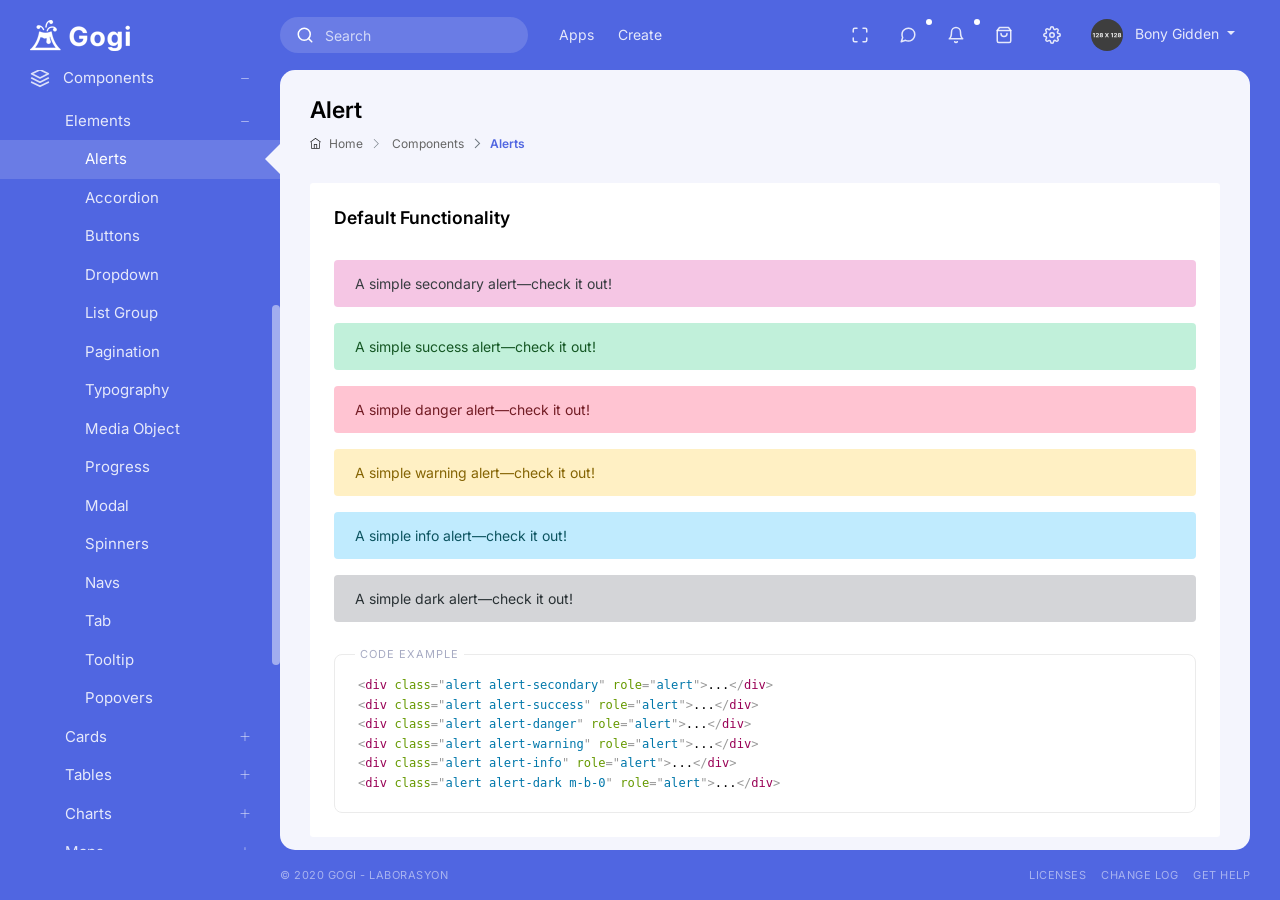
<file: wwwroot/gogi/landing/default/alert.html>
<!doctype html>
<html lang="en">
<head>
    <meta charset="UTF-8">
    <meta name="viewport" content="width=device-width, initial-scale=1">
    <meta http-equiv="X-UA-Compatible" content="ie=edge">
    <title>Gogi - Admin and Dashboard Template</title>

    <!-- Favicon -->
    <link rel="shortcut icon" href="../../assets/media/image/favicon.png"/>

    <!-- Main css -->
    <link rel="stylesheet" href="../../vendors/bundle.css" type="text/css">

    <!-- Google font -->
    <link href="https://fonts.googleapis.com/css2?family=Inter:wght@400;500;600;700&display=swap" rel="stylesheet">

    <!-- Prism -->
    <link rel="stylesheet" href="../../vendors/prism/prism.css" type="text/css">

<!-- App css -->
    <link rel="stylesheet" href="../../assets/css/app.min.css" type="text/css">

    <!--[if lt IE 9]>
    <script src="https://oss.maxcdn.com/html5shiv/3.7.3/html5shiv.min.js"></script>
    <script src="https://oss.maxcdn.com/respond/1.4.2/respond.min.js"></script>
    <![endif]-->
</head>
<body>
<!-- Preloader -->
<div class="preloader">
    <div class="preloader-icon"></div>
    <span>Loading...</span>
</div>
<!-- ./ Preloader -->

<!-- Sidebar group -->
<div class="sidebar-group">

    <!-- BEGIN: Settings -->
    <div class="sidebar" id="settings">
        <div class="card">
            <div class="card-body">
                <h6 class="card-title d-flex justify-content-between">
                    Settings
                    <a class="btn-sidebar-close" href="#">
                        <i class="ti-close"></i>
                    </a>
                </h6>
                <ul class="list-group list-group-flush">
                    <li class="list-group-item pl-0 pr-0">
                        <div class="custom-control custom-switch">
                            <input type="checkbox" class="custom-control-input" id="customSwitch1" checked>
                            <label class="custom-control-label" for="customSwitch1">Allow notifications.</label>
                        </div>
                    </li>
                    <li class="list-group-item pl-0 pr-0">
                        <div class="custom-control custom-switch">
                            <input type="checkbox" class="custom-control-input" id="customSwitch2">
                            <label class="custom-control-label" for="customSwitch2">Hide user requests</label>
                        </div>
                    </li>
                    <li class="list-group-item pl-0 pr-0">
                        <div class="custom-control custom-switch">
                            <input type="checkbox" class="custom-control-input" id="customSwitch3" checked>
                            <label class="custom-control-label" for="customSwitch3">Speed up demands</label>
                        </div>
                    </li>
                    <li class="list-group-item pl-0 pr-0">
                        <div class="custom-control custom-switch">
                            <input type="checkbox" class="custom-control-input" id="customSwitch4" checked>
                            <label class="custom-control-label" for="customSwitch4">Hide menus</label>
                        </div>
                    </li>
                    <li class="list-group-item pl-0 pr-0">
                        <div class="custom-control custom-switch">
                            <input type="checkbox" class="custom-control-input" id="customSwitch5">
                            <label class="custom-control-label" for="customSwitch5">Remember next visits</label>
                        </div>
                    </li>
                    <li class="list-group-item pl-0 pr-0">
                        <div class="custom-control custom-switch">
                            <input type="checkbox" class="custom-control-input" id="customSwitch6">
                            <label class="custom-control-label" for="customSwitch6">Enable report
                                generation.</label>
                        </div>
                    </li>
                </ul>
            </div>
        </div>
    </div>
    <!-- END: Settings -->

    <!-- BEGIN: Chat List -->
    <div class="sidebar" id="chat-list">
        <div class="card">
            <div class="card-body">
                <h6 class="card-title d-flex justify-content-between">
                    Chats
                    <a class="btn-sidebar-close" href="#">
                        <i class="ti-close"></i>
                    </a>
                </h6>
                <div class="list-group list-group-flush">
                    <a href="chat.html" class="list-group-item d-flex px-0 align-items-start">
                        <div class="pr-3">
                            <span class="avatar avatar-state-danger">
                                <img src="../../assets/media/image/user/women_avatar3.jpg"
                                     class="rounded-circle"
                                     alt="image">
                            </span>
                        </div>
                        <div class="flex-grow- 1">
                            <h6 class="mb-1">Cass Queyeiro</h6>
                            <span class="text-muted">
                                <i class="fa fa-image mr-1"></i> Photo
                            </span>
                        </div>
                        <div class="text-right ml-auto d-flex flex-column">
                            <span class="small text-muted">Yesterday</span>
                        </div>
                    </a>
                    <a href="chat.html" class="list-group-item d-flex px-0 align-items-start">
                        <div class="pr-3">
                            <span class="avatar avatar-state-warning">
                                <img src="../../assets/media/image/user/man_avatar4.jpg"
                                     class="rounded-circle"
                                     alt="image">
                            </span>
                        </div>
                        <div class="flex-grow-1">
                            <h6 class="mb-1">Evered Asquith</h6>
                            <span class="text-muted">
                                <i class="fa fa-video-camera mr-1"></i> Video
                            </span>
                        </div>
                        <div class="text-right ml-auto d-flex flex-column">
                            <span class="small text-muted">Last week</span>
                        </div>
                    </a>
                    <a href="chat.html" class="list-group-item px-0 d-flex align-items-start">
                        <div class="pr-3">
                            <div class="avatar avatar-state-danger">
                                <span class="avatar-title bg-success rounded-circle">F</span>
                            </div>
                        </div>
                        <div>
                            <h6 class="mb-1">Francisco Ubsdale</h6>
                            <span class="text-muted">Hello how are you?</span>
                        </div>
                        <div class="text-right ml-auto d-flex flex-column">
                            <span class="small text-muted">2:32 PM</span>
                        </div>
                    </a>
                    <a href="chat.html" class="list-group-item px-0 d-flex align-items-start">
                        <div class="pr-3">
                            <div class="avatar avatar-state-success">
                                <img src="../../assets/media/image/user/women_avatar1.jpg"
                                     class="rounded-circle"
                                     alt="image">
                            </div>
                        </div>
                        <div>
                            <h6 class="mb-1">Natale Janu</h6>
                            <span class="text-muted">Hi!</span>
                        </div>
                        <div class="text-right ml-auto d-flex flex-column">
                            <span class="badge badge-primary badge-pill ml-auto mb-2">3</span>
                            <span class="small text-muted">08:27 PM</span>
                        </div>
                    </a>
                    <a href="chat.html" class="list-group-item d-flex px-0 align-items-start">
                        <div class="pr-3">
                            <span class="avatar avatar-state-warning">
                                <img src="../../assets/media/image/user/women_avatar2.jpg"
                                     class="rounded-circle"
                                     alt="image">
                            </span>
                        </div>
                        <div class="flex-grow- 1">
                            <h6 class="mb-1">Orelie Rockhall</h6>
                            <span class="text-muted">
                                <i class="fa fa-image mr-1"></i> Photo
                            </span>
                        </div>
                        <div class="text-right ml-auto d-flex flex-column">
                            <span class="small text-muted">Yesterday</span>
                        </div>
                    </a>
                    <a href="chat.html" class="list-group-item d-flex px-0 align-items-start">
                        <div class="pr-3">
                            <span class="avatar avatar-state-info">
                                <img src="../../assets/media/image/user/man_avatar1.jpg"
                                     class="rounded-circle"
                                     alt="image">
                            </span>
                        </div>
                        <div class="flex-grow-1">
                            <h6 class="mb-1">Barbette Bolf</h6>
                            <span class="text-muted">
                                <i class="fa fa-video-camera mr-1"></i> Video
                            </span>
                        </div>
                        <div class="text-right ml-auto d-flex flex-column">
                            <span class="small text-muted">Last week</span>
                        </div>
                    </a>
                    <a href="chat.html" class="list-group-item d-flex px-0 align-items-start">
                        <div class="pr-3">
                            <span class="avatar avatar-state-secondary">
                                <span class="avatar-title bg-warning rounded-circle">D</span>
                            </span>
                        </div>
                        <div>
                            <h6 class="mb-1">Dudley Laborde</h6>
                            <span class="text-muted">Hello how are you?</span>
                        </div>
                        <div class="text-right ml-auto d-flex flex-column">
                            <span class="small text-muted">2:32 PM</span>
                        </div>
                    </a>
                    <a href="chat.html" class="list-group-item d-flex px-0 align-items-start">
                        <div class="pr-3">
                            <span class="avatar avatar-state-success">
                                <img src="../../assets/media/image/user/man_avatar2.jpg"
                                     class="rounded-circle"
                                     alt="image">
                            </span>
                        </div>
                        <div>
                            <h6 class="mb-1">Barbaraanne Riby</h6>
                            <span class="text-muted">Hi!</span>
                        </div>
                        <div class="text-right ml-auto d-flex flex-column">
                            <span class="small text-muted">08:27 PM</span>
                        </div>
                    </a>
                    <a href="chat.html" class="list-group-item d-flex px-0 align-items-start">
                        <div class="pr-3">
                            <span class="avatar avatar-state-danger">
                                <img src="../../assets/media/image/user/women_avatar3.jpg"
                                     class="rounded-circle"
                                     alt="image">
                            </span>
                        </div>
                        <div class="flex-grow- 1">
                            <h6 class="mb-1">Mariana Ondrousek</h6>
                            <span class="text-muted">
                                <i class="fa fa-image mr-1"></i> Photo
                            </span>
                        </div>
                        <div class="text-right ml-auto d-flex flex-column">
                            <span class="small text-muted">Yesterday</span>
                        </div>
                    </a>
                    <a href="chat.html" class="list-group-item d-flex px-0 align-items-start">
                        <div class="pr-3">
                            <span class="avatar avatar-state-warning">
                                <img src="../../assets/media/image/user/man_avatar4.jpg"
                                     class="rounded-circle"
                                     alt="image">
                            </span>
                        </div>
                        <div class="flex-grow-1">
                            <h6 class="mb-1">Ruprecht Lait</h6>
                            <span class="text-muted">
                                <i class="fa fa-video-camera mr-1"></i> Video
                            </span>
                        </div>
                        <div class="text-right ml-auto d-flex flex-column">
                            <span class="small text-muted">Last week</span>
                        </div>
                    </a>
                    <a href="chat.html" class="list-group-item d-flex px-0 align-items-start">
                        <div class="pr-3">
                            <span class="avatar avatar-state-info">
                                <img src="../../assets/media/image/user/man_avatar1.jpg"
                                     class="rounded-circle"
                                     alt="image">
                            </span>
                        </div>
                        <div class="flex-grow-1">
                            <h6 class="mb-1">Cosme Hubbold</h6>
                            <span class="text-muted">
                                <i class="fa fa-video-camera mr-1"></i> Video
                            </span>
                        </div>
                        <div class="text-right ml-auto d-flex flex-column">
                            <span class="small text-muted">Last week</span>
                        </div>
                    </a>
                    <a href="chat.html" class="list-group-item d-flex px-0 align-items-start">
                        <div class="pr-3">
                            <span class="avatar avatar-state-secondary">
                                <span class="avatar-title bg-secondary rounded-circle">M</span>
                            </span>
                        </div>
                        <div>
                            <h6 class="mb-1">Mallory Darch</h6>
                            <span class="text-muted">Hello how are you?</span>
                        </div>
                        <div class="text-right ml-auto d-flex flex-column">
                            <span class="small text-muted">2:32 PM</span>
                        </div>
                    </a>
                </div>
            </div>
        </div>
    </div>
    <!-- END: Chat List -->

</div>
<!-- ./ Sidebar group -->

<!-- Layout wrapper -->
<div class="layout-wrapper">

    <!-- Header -->
    <div class="header d-print-none">
        <div class="header-container">
            <div class="header-left">
                <div class="navigation-toggler">
                    <a href="#" data-action="navigation-toggler">
                        <i data-feather="menu"></i>
                    </a>
                </div>

                <div class="header-logo">
                    <a href=index.html>
                        <img class="logo" src="../../assets/media/image/logo.png" alt="logo">
                    </a>
                </div>
            </div>

            <div class="header-body">
                <div class="header-body-left">
                    <ul class="navbar-nav">
                        <li class="nav-item mr-3">
                            <div class="header-search-form">
                                <form>
                                    <div class="input-group">
                                        <div class="input-group-prepend">
                                            <button class="btn">
                                                <i data-feather="search"></i>
                                            </button>
                                        </div>
                                        <input type="text" class="form-control" placeholder="Search">
                                        <div class="input-group-append">
                                            <button class="btn header-search-close-btn">
                                                <i data-feather="x"></i>
                                            </button>
                                        </div>
                                    </div>
                                </form>
                            </div>
                        </li>
                        <li class="nav-item dropdown d-none d-md-block">
                            <a href="#" class="nav-link" title="Apps" data-toggle="dropdown">Apps</a>
                            <div class="dropdown-menu dropdown-menu-big">
                                <div class="border-bottom px-4 py-3 text-center d-flex justify-content-between">
                                    <h5 class="mb-0">Apps</h5>
                                </div>
                                <div class="p-3">
                                    <div class="row row-xs">
                                        <div class="col-6">
                                            <a href="chat.html">
                                                <div class="border-radius-1 text-center mb-3">
                                                    <figure class="avatar avatar-lg border-0">
                                                <span class="avatar-title bg-primary text-white rounded-circle">
                                                    <i class="width-30 height-30" data-feather="message-circle"></i>
                                                </span>
                                                    </figure>
                                                    <div class="mt-2">Chat</div>
                                                </div>
                                            </a>
                                        </div>
                                        <div class="col-6">
                                            <a href="mail.html">
                                                <div class="border-radius-1 text-center mb-3">
                                                    <figure class="avatar avatar-lg border-0">
                                                <span class="avatar-title bg-secondary text-white rounded-circle">
                                                    <i class="width-30 height-30" data-feather="mail"></i>
                                                </span>
                                                    </figure>
                                                    <div class="mt-2">Mail</div>
                                                </div>
                                            </a>
                                        </div>
                                        <div class="col-6">
                                            <a href="todo-list.html">
                                                <div class="border-radius-1 text-center">
                                                    <figure class="avatar avatar-lg border-0">
                                                <span class="avatar-title bg-info text-white rounded-circle">
                                                    <i class="width-30 height-30" data-feather="check-circle"></i>
                                                </span>
                                                    </figure>
                                                    <div class="mt-2">Todo List</div>
                                                </div>
                                            </a>
                                        </div>
                                        <div class="col-6">
                                            <a href="file-manager.html">
                                                <div class="border-radius-1 text-center">
                                                    <figure class="avatar avatar-lg border-0">
                                                <span class="avatar-title bg-warning text-white rounded-circle">
                                                    <i class="width-30 height-30" data-feather="file"></i>
                                                </span>
                                                    </figure>
                                                    <div class="mt-2">File Manager</div>
                                                </div>
                                            </a>
                                        </div>
                                    </div>
                                </div>
                            </div>
                        </li>
                        <li class="nav-item dropdown d-none d-md-block">
                            <a href="#" class="nav-link" title="Actions" data-toggle="dropdown">Create</a>
                            <div class="dropdown-menu">
                                <a href="#" class="dropdown-item">Add Products</a>
                                <a href="#" class="dropdown-item">Add Category</a>
                                <a href="#" class="dropdown-item">Add Report</a>
                                <div class="dropdown-divider"></div>
                                <a href="#" class="dropdown-item">Reports</a>
                                <a href="#" class="dropdown-item">Customers</a>
                            </div>
                        </li>
                    </ul>
                </div>

                <div class="header-body-right">
                    <ul class="navbar-nav">
                        <li class="nav-item">
                            <a href="#" class="nav-link mobile-header-search-btn" title="Search">
                                <i data-feather="search"></i>
                            </a>
                        </li>

                        <li class="nav-item dropdown d-none d-md-block">
                            <a href="#" class="nav-link" title="Fullscreen" data-toggle="fullscreen">
                                <i class="maximize" data-feather="maximize"></i>
                                <i class="minimize" data-feather="minimize"></i>
                            </a>
                        </li>

                        <li class="nav-item dropdown">
                            <a href="#" class="nav-link nav-link-notify" title="Chats" data-sidebar-target="#chat-list">
                                <i data-feather="message-circle"></i>
                            </a>
                        </li>

                        <li class="nav-item dropdown">
                            <a href="#" class="nav-link nav-link-notify" title="Notifications" data-toggle="dropdown">
                                <i data-feather="bell"></i>
                            </a>
                            <div class="dropdown-menu dropdown-menu-right dropdown-menu-big">
                                <div
                                    class="border-bottom px-4 py-3 text-center d-flex justify-content-between align-items-center">
                                    <h5 class="mb-0">Notifications</h5>
                                    <small class="opacity-7">2   unread notifications</small>
                                </div>
                                <div class="dropdown-scroll">
                                    <ul class="list-group list-group-flush">
                                        <li class="px-4 py-2 text-center small text-muted bg-light">Today</li>
                                        <li class="px-4 py-3 list-group-item">
                                            <a href="#" class="d-flex align-items-center hide-show-toggler">
                                                <div class="flex-shrink-0">
                                                    <figure class="avatar mr-3">
                                                        <span
                                                            class="avatar-title bg-info-bright text-info rounded-circle">
                                                            <i class="ti-lock"></i>
                                                        </span>
                                                    </figure>
                                                </div>
                                                <div class="flex-grow-1">
                                                    <p class="mb-0 line-height-20 d-flex justify-content-between">
                                                        2 steps verification
                                                        <i title="Mark as read" data-toggle="tooltip"
                                                           class="hide-show-toggler-item fa fa-circle-o font-size-11"></i>
                                                    </p>
                                                    <span class="text-muted small">20 min ago</span>
                                                </div>
                                            </a>
                                        </li>
                                        <li class="px-4 py-3 list-group-item">
                                            <a href="#" class="d-flex align-items-center hide-show-toggler">
                                                <div class="flex-shrink-0">
                                                    <figure class="avatar mr-3">
                                                        <span
                                                            class="avatar-title bg-warning-bright text-warning rounded-circle">
                                                            <i class="ti-server"></i>
                                                        </span>
                                                    </figure>
                                                </div>
                                                <div class="flex-grow-1">
                                                    <p class="mb-0 line-height-20 d-flex justify-content-between">
                                                        Storage is running low!
                                                        <i title="Mark as read" data-toggle="tooltip"
                                                           class="hide-show-toggler-item fa fa-circle-o font-size-11"></i>
                                                    </p>
                                                    <span class="text-muted small">45 sec ago</span>
                                                </div>
                                            </a>
                                        </li>
                                        <li class="px-4 py-2 text-center small text-muted bg-light">Old Notifications</li>
                                        <li class="px-4 py-3 list-group-item">
                                            <a href="#" class="d-flex align-items-center hide-show-toggler">
                                                <div class="flex-shrink-0">
                                                    <figure class="avatar mr-3">
                                                        <span class="avatar-title bg-secondary-bright text-secondary rounded-circle">
                                                            <i class="ti-file"></i>
                                                        </span>
                                                    </figure>
                                                </div>
                                                <div class="flex-grow-1">
                                                    <p class="mb-0 line-height-20 d-flex justify-content-between">
                                                        1 person sent a file
                                                        <i title="Mark as unread" data-toggle="tooltip"
                                                           class="hide-show-toggler-item fa fa-check font-size-11"></i>
                                                    </p>
                                                    <span class="text-muted small">Yesterday</span>
                                                </div>
                                            </a>
                                        </li>
                                        <li class="px-4 py-3 list-group-item">
                                            <a href="#" class="d-flex align-items-center hide-show-toggler">
                                                <div class="flex-shrink-0">
                                                    <figure class="avatar mr-3">
                                                        <span class="avatar-title bg-success-bright text-success rounded-circle">
                                                            <i class="ti-download"></i>
                                                        </span>
                                                    </figure>
                                                </div>
                                                <div class="flex-grow-1">
                                                    <p class="mb-0 line-height-20 d-flex justify-content-between">
                                                        Reports ready to download
                                                        <i title="Mark as unread" data-toggle="tooltip"
                                                           class="hide-show-toggler-item fa fa-check font-size-11"></i>
                                                    </p>
                                                    <span class="text-muted small">Yesterday</span>
                                                </div>
                                            </a>
                                        </li>
                                        <li class="px-4 py-3 list-group-item">
                                            <a href="#" class="d-flex align-items-center hide-show-toggler">
                                                <div class="flex-shrink-0">
                                                    <figure class="avatar mr-3">
                                                        <span class="avatar-title bg-primary-bright text-primary rounded-circle">
                                                            <i class="ti-arrow-top-right"></i>
                                                        </span>
                                                    </figure>
                                                </div>
                                                <div class="flex-grow-1">
                                                    <p class="mb-0 line-height-20 d-flex justify-content-between">
                                                        The invitation has been sent.
                                                        <i title="Mark as unread" data-toggle="tooltip"
                                                           class="hide-show-toggler-item fa fa-check font-size-11"></i>
                                                    </p>
                                                    <span class="text-muted small">Last Week</span>
                                                </div>
                                            </a>
                                        </li>
                                    </ul>
                                </div>
                                <div class="px-4 py-3 text-right border-top">
                                    <ul class="list-inline small">
                                        <li class="list-inline-item mb-0">
                                            <a href="#">Mark All Read</a>
                                        </li>
                                    </ul>
                                </div>
                            </div>
                        </li>

                        <li class="nav-item">
                            <a href="#" title="Cart" class="nav-link" data-toggle="dropdown">
                                <i data-feather="shopping-bag"></i>
                            </a>
                            <div class="dropdown-menu dropdown-menu-right dropdown-menu-big">
                                <div
                                    class="border-bottom px-4 py-3 text-center d-flex justify-content-between align-items-center">
                                    <h5 class="mb-0">Cart</h5>
                                    <small class="opacity-7">4 products</small>
                                </div>
                                <div class="dropdown-scroll">
                                    <div class="list-group list-group-flush">
                                        <a href="#" class="px-4 py-3 list-group-item d-flex">
                                            <div class="flex-shrink-0">
                                                <figure class="avatar mr-3">
                                                    <img class="rounded" src="../../assets/media/image/products/product6.png"
                                                         alt="Canon 4000D 18-55 MM">
                                                </figure>
                                            </div>
                                            <div class="flex-grow-1">
                                                <p class="mb-0 line-height-20 d-flex justify-content-between">
                                                    Canon 4000D 18-55 MM
                                                    <i title="Close" data-toggle="tooltip"
                                                       class="hide-show-toggler-item small ti-close"></i>
                                                </p>
                                                <span class="text-muted small">X $1,200</span>
                                            </div>
                                        </a>
                                        <a href="#" class="px-4 py-3 list-group-item d-flex">
                                            <div class="flex-shrink-0">
                                                <figure class="avatar mr-3">
                                                    <img class="rounded" src="../../assets/media/image/products/product3.png"
                                                         alt="pineapple">
                                                </figure>
                                            </div>
                                            <div class="flex-grow-1">
                                                <p class="mb-0 line-height-20 d-flex justify-content-between">
                                                    Snopy SN-BT96 Pretty
                                                    <i title="Close" data-toggle="tooltip"
                                                       class="hide-show-toggler-item small ti-close"></i>
                                                </p>
                                                <span class="text-muted small">X $250</span>
                                            </div>
                                        </a>
                                        <a href="#" class="px-4 py-3 list-group-item d-flex">
                                            <div class="flex-shrink-0">
                                                <figure class="avatar mr-3">
                                                    <img src="../../assets/media/image/products/product7.png"
                                                         class="rounded" alt="pineapple">
                                                </figure>
                                            </div>
                                            <div class="flex-grow-1">
                                                <p class="mb-0 line-height-20 d-flex justify-content-between">
                                                    Lenovo Tab E10 TB-X104F 32GB
                                                    <i title="Close" data-toggle="tooltip"
                                                       class="hide-show-toggler-item small ti-close"></i>
                                                </p>
                                                <span class="text-muted small">X $100</span>
                                            </div>
                                        </a>
                                        <a href="#" class="px-4 py-3 list-group-item d-flex">
                                            <div class="flex-shrink-0">
                                                <figure class="avatar mr-3">
                                                    <img class="rounded" src="../../assets/media/image/products/product6.png"
                                                         alt="Canon 4000D 18-55 MM">
                                                </figure>
                                            </div>
                                            <div class="flex-grow-1">
                                                <p class="mb-0 line-height-20 d-flex justify-content-between">
                                                    Canon 4000D 18-55 MM
                                                    <i title="Close" data-toggle="tooltip"
                                                       class="hide-show-toggler-item small ti-close"></i>
                                                </p>
                                                <span class="text-muted small">X $1,200</span>
                                            </div>
                                        </a>
                                    </div>
                                </div>
                                <div class="px-4 py-3 border-top text-right small">
                                    <p class="d-flex justify-content-between align-items-center mb-1">
                                        <span>Sub Total</span>
                                        <span>$1,650</span>
                                    </p>
                                    <p class="d-flex justify-content-between align-items-center mb-1">
                                        <span>Taxes</span>
                                        <span>$15</span>
                                    </p>
                                    <p class="d-flex justify-content-between align-items-center mb-1 font-weight-bold">
                                        <span>Total</span>
                                        <span>$1,665</span>
                                    </p>
                                    <button class="btn btn-primary btn-block mt-2">
                                        Order and Payment <i class="ti-arrow-right ml-2"></i>
                                    </button>
                                </div>
                            </div>
                        </li>

                        <li class="nav-item dropdown">
                            <a href="#" class="nav-link" title="Settings" data-sidebar-target="#settings">
                                <i data-feather="settings"></i>
                            </a>
                        </li>

                        <li class="nav-item dropdown">
                            <a href="#" class="nav-link dropdown-toggle" title="User menu" data-toggle="dropdown">
                                <figure class="avatar avatar-sm">
                                    <img src="../../assets/media/image/user/man_avatar3.jpg"
                                         class="rounded-circle"
                                         alt="avatar">
                                </figure>
                                <span class="ml-2 d-sm-inline d-none">Bony Gidden</span>
                            </a>
                            <div class="dropdown-menu dropdown-menu-right dropdown-menu-big">
                                <div class="text-center py-4">
                                    <figure class="avatar avatar-lg mb-3 border-0">
                                        <img src="../../assets/media/image/user/man_avatar3.jpg"
                                             class="rounded-circle" alt="image">
                                    </figure>
                                    <h5 class="text-center">Bony Gidden</h5>
                                    <div class="mb-3 small text-center text-muted">@bonygidden</div>
                                    <a href="#" class="btn btn-outline-light btn-rounded">Manage Your Account</a>
                                </div>
                                <div class="list-group">
                                    <a href="profile.html" class="list-group-item">View Profile</a>
                                    <a href="http://bifor.laborasyon.com/login" class="list-group-item text-danger"
                                       data-sidebar-target="#settings">Sign Out!</a>
                                </div>
                                <div class="p-4">
                                    <div class="mb-4">
                                        <h6 class="d-flex justify-content-between">
                                            Storage
                                            <span>%25</span>
                                        </h6>
                                        <div class="progress" style="height: 5px;">
                                            <div class="progress-bar bg-success-gradient" role="progressbar" style="width: 40%;"
                                                 aria-valuenow="40" aria-valuemin="0" aria-valuemax="100"></div>
                                        </div>
                                    </div>
                                    <hr class="mb-3">
                                    <p class="small mb-0">
                                        <a href="#">Privacy policy</a>
                                    </p>
                                </div>
                            </div>
                        </li>
                    </ul>
                </div>
            </div>

            <ul class="navbar-nav ml-auto">
                <li class="nav-item header-toggler">
                    <a href="#" class="nav-link">
                        <i data-feather="arrow-down"></i>
                    </a>
                </li>
            </ul>
        </div>
    </div>
    <!-- ./ Header -->

    <!-- Content wrapper -->
    <div class="content-wrapper">
        <!-- begin::navigation -->
        <div class="navigation">
            <div class="navigation-header">
                <span>Navigation</span>
                <a href="#">
                    <i class="ti-close"></i>
                </a>
            </div>
            <div class="navigation-menu-body">
                <ul>
                    <li>
                        <a  href=index.html>
                    <span class="nav-link-icon">
                        <i data-feather="pie-chart"></i>
                    </span>
                            <span>Dashboard</span>
                        </a>
                    </li>
                    <li>
                        <a  href="chat.html">
                    <span class="nav-link-icon">
                        <i data-feather="message-circle"></i>
                    </span>
                            <span>Chat</span>
                            <span class="badge badge-danger">5</span>
                        </a>
                    </li>
                    <li>
                        <a  href="mail.html">
                    <span class="nav-link-icon">
                        <i data-feather="mail"></i>
                    </span>
                            <span>Mail</span>
                        </a>
                    </li>
                    <li>
                        <a  href="todo-list.html">
                    <span class="nav-link-icon">
                        <i data-feather="check-square"></i>
                    </span>
                            <span>Todo List</span>
                            <span class="badge badge-warning">2</span>
                        </a>
                    </li>
                    <li>
                        <a  href="file-manager.html">
                    <span class="nav-link-icon">
                        <i data-feather="file-plus"></i>
                    </span>
                            <span>File Manager</span>
                        </a>
                    </li>
                    <li>
                        <a  href="calendar.html">
                    <span class="nav-link-icon">
                        <i data-feather="calendar"></i>
                    </span>
                            <span>Calendar</span>
                        </a>
                    </li>
                    <li>
                        <a  href="gallery.html">
                    <span class="nav-link-icon">
                        <i data-feather="image"></i>
                    </span>
                            <span>Gallery</span>
                        </a>
                    </li>
                    <li>
                        <a  href="invoice.html">
                    <span class="nav-link-icon">
                        <i data-feather="file-text"></i>
                    </span>
                            <span>Invoice</span>
                        </a>
                    </li>
                    <li>
                        <a href="#">
                    <span class="nav-link-icon">
                        <i data-feather="shopping-cart"></i>
                    </span>
                            <span>E-commerce</span>
                        </a>
                        <ul>
                            <li>
                                <a  href="orders.html">Orders</a>
                            </li>
                            <li>
                                <a  href="products.html">Products</a>
                            </li>
                            <li>
                                <a  href="product-detail.html">Product Detail</a>
                            </li>
                        </ul>
                    </li>
                    <li>
                        <a href="#">
                    <span class="nav-link-icon">
                        <i data-feather="edit-3"></i>
                    </span>
                            <span>Forms</span>
                        </a>
                        <ul>
                            <li>
                                <a  href="basic-forms.html">Basic Forms</a>
                            </li>
                            <li>
                                <a  href="custom-forms.html">Custom Forms</a>
                            </li>
                            <li>
                                <a  href="advanced-forms.html">Advanced Forms</a>
                            </li>
                            <li>
                                <a  href="form-validation.html">Form Validation</a>
                            </li>
                            <li>
                                <a  href="form-wizard.html">Form Wizard</a>
                            </li>

                            <li>
                                <a  href="form-repeater.html">Form Repeater</a>
                            </li>
                            <li>
                                <a  href="file-upload.html">File Upload</a>
                            </li>
                            <li>
                                <a  href="ckeditor.html">CKEditor</a>
                            </li>
                            <li>
                                <a  href="datepicker.html">Datepicker</a>
                            </li>
                            <li>
                                <a  href="timepicker.html">Timepicker</a>
                            </li>
                            <li>
                                <a  href="colorpicker.html">Colorpicker</a>
                            </li>
                        </ul>
                    </li>
                    <li>
                        <a href="#">
                    <span class="nav-link-icon">
                        <i data-feather="layers"></i>
                    </span>
                            <span>Components</span>
                        </a>
                        <ul>
                            <li>
                                <a href="#">Elements</a>
                                <ul>
                                    <li>
                                        <a  class="active"
                                            href="alert.html">Alerts</a>
                                    </li>
                                    <li>
                                        <a  href="accordion.html">Accordion</a>
                                    </li>
                                    <li>
                                        <a  href="buttons.html">Buttons</a>
                                    </li>
                                    <li>
                                        <a  href="dropdown.html">Dropdown</a>
                                    </li>
                                    <li>
                                        <a  href="list-group.html">List Group</a>
                                    </li>
                                    <li>
                                        <a  href="pagination.html">Pagination</a>
                                    </li>
                                    <li>
                                        <a  href="typography.html">Typography</a>
                                    </li>
                                    <li>
                                        <a  href="media-object.html">Media Object</a>
                                    </li>
                                    <li>
                                        <a  href="progress.html">Progress</a>
                                    </li>
                                    <li>
                                        <a  href="modal.html">Modal</a>
                                    </li>
                                    <li>
                                        <a  href="spinners.html">Spinners</a>
                                    </li>
                                    <li>
                                        <a  href="navs.html">Navs</a>
                                    </li>
                                    <li>
                                        <a  href="tab.html">Tab</a>
                                    </li>
                                    <li>
                                        <a  href="tooltip.html">Tooltip</a>
                                    </li>
                                    <li>
                                        <a  href="popovers.html">Popovers</a>
                                    </li>
                                </ul>
                            </li>
                            <li>
                                <a href="#">Cards</a>
                                <ul>
                                    <li>
                                        <a  href="basic-cards.html">Basic Cards </a>
                                    </li>
                                    <li>
                                        <a  href="image-cards.html">Image Cards </a>
                                    </li>
                                    <li>
                                        <a  href="scroll-cards.html">Scroll Cards </a>
                                    </li>
                                    <li>
                                        <a  href="other-cards.html">Others Cards</a>
                                    </li>
                                </ul>
                            </li>
                            <li>
                                <a href="#">Tables</a>
                                <ul>
                                    <li>
                                        <a  href="basic-tables.html">Basic Tables</a>
                                    </li>
                                    <li>
                                        <a  href="dataTable.html">Datatable</a>
                                    </li>
                                    <li>
                                        <a  href="responsive-tables.html">Responsive Tables</a>
                                    </li>
                                </ul>
                            </li>
                            <li>
                                <a href="#">Charts</a>
                                <ul>
                                    <li>
                                        <a  href="apexchart.html">Apex Chart</a>
                                    </li>
                                    <li>
                                        <a  href="chartjs.html">Chartjs</a>
                                    </li>
                                    <li>
                                        <a  href="justgage.html">Justgage</a>
                                    </li>
                                    <li>
                                        <a  href="morsis.html">Morsis</a>
                                    </li>
                                    <li>
                                        <a  href="peity.html">Peity</a>
                                    </li>
                                </ul>
                            </li>
                            <li>
                                <a href="#">Maps</a>
                                <ul>
                                    <li>
                                        <a  href="google-map.html">Google Map</a>
                                    </li>
                                    <li>
                                        <a  href="vector-map.html">Vector Map</a>
                                    </li>
                                </ul>
                            </li>
                            <li>
                                <a  href="avatar.html">
                                    Avatar
                                </a>
                            </li>
                            <li>
                                <a  href="icons.html">
                                    Icons
                                </a>
                            </li>
                            <li>
                                <a  href="colors.html">
                                    Colors
                                </a>
                            </li>
                        </ul>
                    </li>
                    <li>
                        <a href="#">
                    <span class="nav-link-icon">
                        <i data-feather="gift"></i>
                    </span>
                            <span>Plugins</span>
                        </a>
                        <ul>
                            <li>
                                <a  href="sweet-alert.html">Sweet Alert</a>
                            </li>
                            <li>
                                <a  href="lightbox.html">Lightbox</a>
                            </li>
                            <li>
                                <a  href="toast.html">Toast</a>
                            </li>
                            <li>
                                <a  href="tour.html">Tour</a>
                            </li>
                            <li>
                                <a  href="slick-slide.html">Slick Slide</a>
                            </li>
                            <li>
                                <a  href="nestable.html">Nestable</a>
                            </li>
                        </ul>
                    </li>
                    <li>
                        <a href="#">
                    <span class="nav-link-icon">
                        <i data-feather="copy"></i>
                    </span>
                            <span>Pages</span>
                        </a>
                        <ul>
                            <li>
                                <a  href="profile.html">Profile</a>
                            </li>
                            <li>
                                <a  href="users.html">Users</a>
                            </li>
                            <li>
                                <a  href="settings.html">Settings</a>
                            </li>
                            <li>
                                <a href="login.html" target="_blank">Login</a>
                            </li>
                            <li>
                                <a href="register.html" target="_blank">Register</a>
                            </li>
                            <li>
                                <a href="recovery-password.html" target="_blank">Recovery Password</a>
                            </li>
                            <li>
                                <a href="lock-screen.html" target="_blank">Lock Screen</a>
                            </li>
                            <li>
                                <a  href="timeline.html">Timeline</a>
                            </li>
                            <li>
                                <a  href="pricing-table.html">Pricing Table</a>
                            </li>

                            <li>
                                <a  href="pricing-table-2.html">Pricing Table 2</a>
                            </li>
                            <li>
                                <a  href="search-result.html">Search Result</a>
                            </li>
                            <li>
                                <a href="#">Error Pages</a>
                                <ul>
                                    <li>
                                        <a href="404.html" target="_blank">404</a>
                                    </li>
                                    <li>
                                        <a href="mean-at-work.html" target="_blank">Mean at Work</a>
                                    </li>
                                </ul>
                            </li>
                            <li>
                                <a  href="blank-page.html">Blank Page</a>
                            </li>
                        </ul>
                    </li>
                    <li>
                        <a  href="mailing.html">
                    <span class="nav-link-icon">
                        <i data-feather="corner-up-right"></i>
                    </span>
                            <span>Mailing</span>
                        </a>
                        <ul>
                            <li>
                                <a target="_blank" href="email-template-basic.html">Basic</a>
                            </li>
                            <li>
                                <a target="_blank" href="email-template-alert.html">Alert</a>
                            </li>
                            <li>
                                <a target="_blank" href="email-template-billing.html">Billing</a>
                            </li>
                        </ul>
                    </li>
                    <li>
                        <a href="#">
                    <span class="nav-link-icon">
                        <i data-feather="menu"></i>
                    </span>
                            <span>Menu Level</span>
                        </a>
                        <ul>
                            <li>
                                <a href="#">Menu Level</a>
                                <ul>
                                    <li>
                                        <a href="#">Menu Level </a>
                                    </li>
                                </ul>
                            </li>
                        </ul>
                    </li>
                    <li>
                        <a href="#" class="disabled">
                    <span class="nav-link-icon">
                        <i data-feather="mouse-pointer"></i>
                    </span>
                            <span>Disabled</span>
                        </a>
                    </li>
                </ul>
            </div>
        </div>
        <!-- end::navigation -->

        <!-- Content body -->
        <div class="content-body">
            <!-- Content -->
            <div class="content ">
                
    <div class="page-header">
        <div>
            <h3>Alert</h3>
            <nav aria-label="breadcrumb">
                <ol class="breadcrumb">
                    <li class="breadcrumb-item">
                        <a href="#">Home</a>
                    </li>
                    <li class="breadcrumb-item">
                        <a href="#">Components</a>
                    </li>
                    <li class="breadcrumb-item active" aria-current="page">Alerts</li>
                </ol>
            </nav>
        </div>
    </div>

    <div class="row">
        <div class="col-md-12">

            <div class="card">
                <div class="card-body">
                    <h6 class="card-title">Default Functionality</h6>

                    <div class="alert alert-secondary" role="alert">
                        A simple secondary alert—check it out!
                    </div>
                    <div class="alert alert-success" role="alert">
                        A simple success alert—check it out!
                    </div>
                    <div class="alert alert-danger" role="alert">
                        A simple danger alert—check it out!
                    </div>
                    <div class="alert alert-warning" role="alert">
                        A simple warning alert—check it out!
                    </div>
                    <div class="alert alert-info" role="alert">
                        A simple info alert—check it out!
                    </div>
                    <div class="alert alert-dark m-b-0" role="alert">
                        A simple dark alert—check it out!
                    </div>

                    <div data-label="CODE EXAMPLE" class="demo-code-preview">
                        <pre><code class="language-html">&lt;div class="alert alert-secondary" role="alert"&gt;...&lt;/div&gt;
&lt;div class="alert alert-success" role="alert"&gt;...&lt;/div&gt;
&lt;div class="alert alert-danger" role="alert"&gt;...&lt;/div&gt;
&lt;div class="alert alert-warning" role="alert"&gt;...&lt;/div&gt;
&lt;div class="alert alert-info" role="alert"&gt;...&lt;/div&gt;
&lt;div class="alert alert-dark m-b-0" role="alert"&gt;...&lt;/div&gt;</code></pre>
                    </div>
                </div>
            </div>

            <div class="card">
                <div class="card-body">
                    <h6 class="card-title">Alert Link</h6>
                    <div class="alert alert-success" role="alert">
                        A simple success alert with <a href="#" class="alert-link">an example link</a>. Give it a
                        click if you like.
                    </div>

                    <div data-label="CODE EXAMPLE" class="demo-code-preview">
                        <pre><code class="language-html">&lt;div class="alert alert-success" role="alert"&gt;
  A simple success alert with &lt;a href="#" class="alert-link"&gt;an example link&lt;/a&gt;. Give it a
  click if you like.
&lt;/div&gt;</code></pre>
                    </div>
                </div>
            </div>

            <div class="card">
                <div class="card-body">
                    <h6 class="card-title">Additional Content</h6>

                    <div class="alert alert-success" role="alert">
                        <h4 class="alert-heading">Well done!</h4>
                        <p>Aww yeah, you successfully read this important alert message. This example text is going to run a
                            bit longer so that you can see how spacing within an alert works with this kind of content.</p>
                        <hr>
                        <p class="mb-0">Whenever you need to, be sure to use margin utilities to keep things nice and
                            tidy.</p>
                    </div>

                    <div data-label="CODE EXAMPLE" class="demo-code-preview">
                        <pre><code class="language-html">&lt;div class="alert alert-success" role="alert"&gt;
  &lt;h4 class="alert-heading"&gt;Well done!&lt;/h4&gt;
  &lt;p&gt;Aww yeah, you successfully read this important alert message. This example text is going to run a bit longer so that you can see how spacing within an alert works with this kind of content.&lt;/p&gt;
  &lt;hr&gt;
  &lt;p class="mb-0"&gt;Whenever you need to, be sure to use margin utilities to keep things nice and tidy.&lt;/p&gt;
&lt;/div&gt;</code></pre>
                    </div>
                </div>
            </div>

            <div class="card">
                <div class="card-body">
                    <h6 class="card-title">Dismissing</h6>

                    <div class="alert alert-danger alert-dismissible" role="alert">
                        A simple danger alert—check it out!
                        <button type="button" class="close" data-dismiss="alert" aria-label="Close">
                            <i class="ti-close"></i>
                        </button>
                    </div>

                    <div data-label="CODE EXAMPLE" class="demo-code-preview">
                        <pre><code class="language-html">&lt;div class="alert alert-danger alert-dismissible" role="alert"&gt;
A simple danger alert—check it out!
  &lt;button type="button" class="close" data-dismiss="alert" aria-label="Close"&gt;
    &lt;i class="ti-close"&gt;&lt;/i&gt;
  &lt;/button&gt;
&lt;/div&gt;</code></pre>
                    </div>
                </div>
            </div>

            <div class="card">
                <div class="card-body">
                    <h6 class="card-title">Alert Icon</h6>

                    <div class="alert alert-success d-flex align-items-center" role="alert">
                        <i class="ti-check mr-2"></i> A simple success alert—check it out!
                    </div>

                    <div class="alert alert-warning d-flex align-items-center" role="alert">
                        <i class="ti-help-alt mr-2"></i> A simple warning alert—check it out!
                    </div>

                    <div data-label="CODE EXAMPLE" class="demo-code-preview">
                        <pre><code class="language-html">&lt;div class="alert alert-success d-flex align-items-center" role="alert"&gt;
  &lt;i class="ti-check mr-2"&gt;&lt;/i&gt; A simple success alert—check it out!
&lt;/div&gt;

&lt;div class="alert alert-warning d-flex align-items-center" role="alert"&gt;
  &lt;i class="ti-help-alt mr-2"&gt;&lt;/i&gt; A simple warning alert—check it out!
&lt;/div&gt;</code></pre>
                    </div>
                </div>
            </div>

            <div class="card">
                <div class="card-body">
                    <h6 class="card-title">Border Style</h6>

                    <div class="alert alert-info alert-with-border" role="alert">
                        A simple info alert—check it out!
                    </div>

                    <div data-label="CODE EXAMPLE" class="demo-code-preview">
                        <pre><code class="language-html">&lt;div class="alert alert-info alert-with-border" role="alert"&gt;...&lt;/div&gt;</code></pre>
                    </div>
                </div>
            </div>

        </div>
    </div>

            </div>
            <!-- ./ Content -->

            <!-- Footer -->
            <footer class="content-footer">
                <div>© 2020 Gogi - <a href="http://laborasyon.com" target="_blank">Laborasyon</a></div>
                <div>
                    <nav class="nav">
                        <a href="https://themeforest.net/licenses/standard" class="nav-link">Licenses</a>
                        <a href="#" class="nav-link">Change Log</a>
                        <a href="#" class="nav-link">Get Help</a>
                    </nav>
                </div>
            </footer>
            <!-- ./ Footer -->
        </div>
        <!-- ./ Content body -->
    </div>
    <!-- ./ Content wrapper -->
</div>
<!-- ./ Layout wrapper -->

<!-- Main scripts -->
<script src="../../vendors/bundle.js"></script>

    <!-- Prism -->
    <script src="../../vendors/prism/prism.js"></script>

<!-- App scripts -->
<script src="../../assets/js/app.min.js"></script>
</body>
</html>
</file>
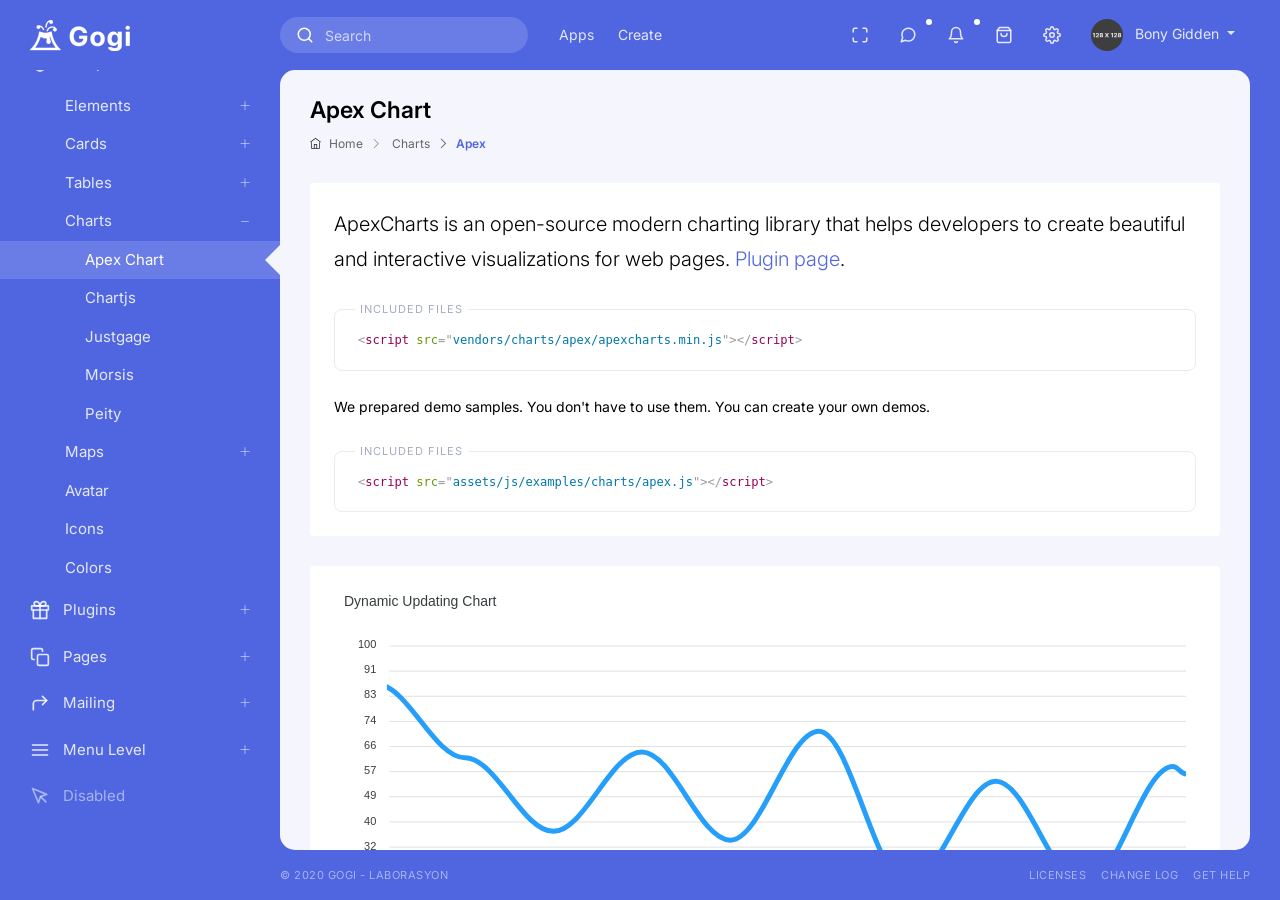
<file: wwwroot/gogi/landing/default/apexchart.html>
<!doctype html>
<html lang="en">
<head>
    <meta charset="UTF-8">
    <meta name="viewport" content="width=device-width, initial-scale=1">
    <meta http-equiv="X-UA-Compatible" content="ie=edge">
    <title>Gogi - Admin and Dashboard Template</title>

    <!-- Favicon -->
    <link rel="shortcut icon" href="../../assets/media/image/favicon.png"/>

    <!-- Main css -->
    <link rel="stylesheet" href="../../vendors/bundle.css" type="text/css">

    <!-- Google font -->
    <link href="https://fonts.googleapis.com/css2?family=Inter:wght@400;500;600;700&display=swap" rel="stylesheet">

    <!-- Prism -->
    <link rel="stylesheet" href="../../vendors/prism/prism.css" type="text/css">

<!-- App css -->
    <link rel="stylesheet" href="../../assets/css/app.min.css" type="text/css">

    <!--[if lt IE 9]>
    <script src="https://oss.maxcdn.com/html5shiv/3.7.3/html5shiv.min.js"></script>
    <script src="https://oss.maxcdn.com/respond/1.4.2/respond.min.js"></script>
    <![endif]-->
</head>
<body>
<!-- Preloader -->
<div class="preloader">
    <div class="preloader-icon"></div>
    <span>Loading...</span>
</div>
<!-- ./ Preloader -->

<!-- Sidebar group -->
<div class="sidebar-group">

    <!-- BEGIN: Settings -->
    <div class="sidebar" id="settings">
        <div class="card">
            <div class="card-body">
                <h6 class="card-title d-flex justify-content-between">
                    Settings
                    <a class="btn-sidebar-close" href="#">
                        <i class="ti-close"></i>
                    </a>
                </h6>
                <ul class="list-group list-group-flush">
                    <li class="list-group-item pl-0 pr-0">
                        <div class="custom-control custom-switch">
                            <input type="checkbox" class="custom-control-input" id="customSwitch1" checked>
                            <label class="custom-control-label" for="customSwitch1">Allow notifications.</label>
                        </div>
                    </li>
                    <li class="list-group-item pl-0 pr-0">
                        <div class="custom-control custom-switch">
                            <input type="checkbox" class="custom-control-input" id="customSwitch2">
                            <label class="custom-control-label" for="customSwitch2">Hide user requests</label>
                        </div>
                    </li>
                    <li class="list-group-item pl-0 pr-0">
                        <div class="custom-control custom-switch">
                            <input type="checkbox" class="custom-control-input" id="customSwitch3" checked>
                            <label class="custom-control-label" for="customSwitch3">Speed up demands</label>
                        </div>
                    </li>
                    <li class="list-group-item pl-0 pr-0">
                        <div class="custom-control custom-switch">
                            <input type="checkbox" class="custom-control-input" id="customSwitch4" checked>
                            <label class="custom-control-label" for="customSwitch4">Hide menus</label>
                        </div>
                    </li>
                    <li class="list-group-item pl-0 pr-0">
                        <div class="custom-control custom-switch">
                            <input type="checkbox" class="custom-control-input" id="customSwitch5">
                            <label class="custom-control-label" for="customSwitch5">Remember next visits</label>
                        </div>
                    </li>
                    <li class="list-group-item pl-0 pr-0">
                        <div class="custom-control custom-switch">
                            <input type="checkbox" class="custom-control-input" id="customSwitch6">
                            <label class="custom-control-label" for="customSwitch6">Enable report
                                generation.</label>
                        </div>
                    </li>
                </ul>
            </div>
        </div>
    </div>
    <!-- END: Settings -->

    <!-- BEGIN: Chat List -->
    <div class="sidebar" id="chat-list">
        <div class="card">
            <div class="card-body">
                <h6 class="card-title d-flex justify-content-between">
                    Chats
                    <a class="btn-sidebar-close" href="#">
                        <i class="ti-close"></i>
                    </a>
                </h6>
                <div class="list-group list-group-flush">
                    <a href="chat.html" class="list-group-item d-flex px-0 align-items-start">
                        <div class="pr-3">
                            <span class="avatar avatar-state-danger">
                                <img src="../../assets/media/image/user/women_avatar3.jpg"
                                     class="rounded-circle"
                                     alt="image">
                            </span>
                        </div>
                        <div class="flex-grow- 1">
                            <h6 class="mb-1">Cass Queyeiro</h6>
                            <span class="text-muted">
                                <i class="fa fa-image mr-1"></i> Photo
                            </span>
                        </div>
                        <div class="text-right ml-auto d-flex flex-column">
                            <span class="small text-muted">Yesterday</span>
                        </div>
                    </a>
                    <a href="chat.html" class="list-group-item d-flex px-0 align-items-start">
                        <div class="pr-3">
                            <span class="avatar avatar-state-warning">
                                <img src="../../assets/media/image/user/man_avatar4.jpg"
                                     class="rounded-circle"
                                     alt="image">
                            </span>
                        </div>
                        <div class="flex-grow-1">
                            <h6 class="mb-1">Evered Asquith</h6>
                            <span class="text-muted">
                                <i class="fa fa-video-camera mr-1"></i> Video
                            </span>
                        </div>
                        <div class="text-right ml-auto d-flex flex-column">
                            <span class="small text-muted">Last week</span>
                        </div>
                    </a>
                    <a href="chat.html" class="list-group-item px-0 d-flex align-items-start">
                        <div class="pr-3">
                            <div class="avatar avatar-state-danger">
                                <span class="avatar-title bg-success rounded-circle">F</span>
                            </div>
                        </div>
                        <div>
                            <h6 class="mb-1">Francisco Ubsdale</h6>
                            <span class="text-muted">Hello how are you?</span>
                        </div>
                        <div class="text-right ml-auto d-flex flex-column">
                            <span class="small text-muted">2:32 PM</span>
                        </div>
                    </a>
                    <a href="chat.html" class="list-group-item px-0 d-flex align-items-start">
                        <div class="pr-3">
                            <div class="avatar avatar-state-success">
                                <img src="../../assets/media/image/user/women_avatar1.jpg"
                                     class="rounded-circle"
                                     alt="image">
                            </div>
                        </div>
                        <div>
                            <h6 class="mb-1">Natale Janu</h6>
                            <span class="text-muted">Hi!</span>
                        </div>
                        <div class="text-right ml-auto d-flex flex-column">
                            <span class="badge badge-primary badge-pill ml-auto mb-2">3</span>
                            <span class="small text-muted">08:27 PM</span>
                        </div>
                    </a>
                    <a href="chat.html" class="list-group-item d-flex px-0 align-items-start">
                        <div class="pr-3">
                            <span class="avatar avatar-state-warning">
                                <img src="../../assets/media/image/user/women_avatar2.jpg"
                                     class="rounded-circle"
                                     alt="image">
                            </span>
                        </div>
                        <div class="flex-grow- 1">
                            <h6 class="mb-1">Orelie Rockhall</h6>
                            <span class="text-muted">
                                <i class="fa fa-image mr-1"></i> Photo
                            </span>
                        </div>
                        <div class="text-right ml-auto d-flex flex-column">
                            <span class="small text-muted">Yesterday</span>
                        </div>
                    </a>
                    <a href="chat.html" class="list-group-item d-flex px-0 align-items-start">
                        <div class="pr-3">
                            <span class="avatar avatar-state-info">
                                <img src="../../assets/media/image/user/man_avatar1.jpg"
                                     class="rounded-circle"
                                     alt="image">
                            </span>
                        </div>
                        <div class="flex-grow-1">
                            <h6 class="mb-1">Barbette Bolf</h6>
                            <span class="text-muted">
                                <i class="fa fa-video-camera mr-1"></i> Video
                            </span>
                        </div>
                        <div class="text-right ml-auto d-flex flex-column">
                            <span class="small text-muted">Last week</span>
                        </div>
                    </a>
                    <a href="chat.html" class="list-group-item d-flex px-0 align-items-start">
                        <div class="pr-3">
                            <span class="avatar avatar-state-secondary">
                                <span class="avatar-title bg-warning rounded-circle">D</span>
                            </span>
                        </div>
                        <div>
                            <h6 class="mb-1">Dudley Laborde</h6>
                            <span class="text-muted">Hello how are you?</span>
                        </div>
                        <div class="text-right ml-auto d-flex flex-column">
                            <span class="small text-muted">2:32 PM</span>
                        </div>
                    </a>
                    <a href="chat.html" class="list-group-item d-flex px-0 align-items-start">
                        <div class="pr-3">
                            <span class="avatar avatar-state-success">
                                <img src="../../assets/media/image/user/man_avatar2.jpg"
                                     class="rounded-circle"
                                     alt="image">
                            </span>
                        </div>
                        <div>
                            <h6 class="mb-1">Barbaraanne Riby</h6>
                            <span class="text-muted">Hi!</span>
                        </div>
                        <div class="text-right ml-auto d-flex flex-column">
                            <span class="small text-muted">08:27 PM</span>
                        </div>
                    </a>
                    <a href="chat.html" class="list-group-item d-flex px-0 align-items-start">
                        <div class="pr-3">
                            <span class="avatar avatar-state-danger">
                                <img src="../../assets/media/image/user/women_avatar3.jpg"
                                     class="rounded-circle"
                                     alt="image">
                            </span>
                        </div>
                        <div class="flex-grow- 1">
                            <h6 class="mb-1">Mariana Ondrousek</h6>
                            <span class="text-muted">
                                <i class="fa fa-image mr-1"></i> Photo
                            </span>
                        </div>
                        <div class="text-right ml-auto d-flex flex-column">
                            <span class="small text-muted">Yesterday</span>
                        </div>
                    </a>
                    <a href="chat.html" class="list-group-item d-flex px-0 align-items-start">
                        <div class="pr-3">
                            <span class="avatar avatar-state-warning">
                                <img src="../../assets/media/image/user/man_avatar4.jpg"
                                     class="rounded-circle"
                                     alt="image">
                            </span>
                        </div>
                        <div class="flex-grow-1">
                            <h6 class="mb-1">Ruprecht Lait</h6>
                            <span class="text-muted">
                                <i class="fa fa-video-camera mr-1"></i> Video
                            </span>
                        </div>
                        <div class="text-right ml-auto d-flex flex-column">
                            <span class="small text-muted">Last week</span>
                        </div>
                    </a>
                    <a href="chat.html" class="list-group-item d-flex px-0 align-items-start">
                        <div class="pr-3">
                            <span class="avatar avatar-state-info">
                                <img src="../../assets/media/image/user/man_avatar1.jpg"
                                     class="rounded-circle"
                                     alt="image">
                            </span>
                        </div>
                        <div class="flex-grow-1">
                            <h6 class="mb-1">Cosme Hubbold</h6>
                            <span class="text-muted">
                                <i class="fa fa-video-camera mr-1"></i> Video
                            </span>
                        </div>
                        <div class="text-right ml-auto d-flex flex-column">
                            <span class="small text-muted">Last week</span>
                        </div>
                    </a>
                    <a href="chat.html" class="list-group-item d-flex px-0 align-items-start">
                        <div class="pr-3">
                            <span class="avatar avatar-state-secondary">
                                <span class="avatar-title bg-secondary rounded-circle">M</span>
                            </span>
                        </div>
                        <div>
                            <h6 class="mb-1">Mallory Darch</h6>
                            <span class="text-muted">Hello how are you?</span>
                        </div>
                        <div class="text-right ml-auto d-flex flex-column">
                            <span class="small text-muted">2:32 PM</span>
                        </div>
                    </a>
                </div>
            </div>
        </div>
    </div>
    <!-- END: Chat List -->

</div>
<!-- ./ Sidebar group -->

<!-- Layout wrapper -->
<div class="layout-wrapper">

    <!-- Header -->
    <div class="header d-print-none">
        <div class="header-container">
            <div class="header-left">
                <div class="navigation-toggler">
                    <a href="#" data-action="navigation-toggler">
                        <i data-feather="menu"></i>
                    </a>
                </div>

                <div class="header-logo">
                    <a href=index.html>
                        <img class="logo" src="../../assets/media/image/logo.png" alt="logo">
                    </a>
                </div>
            </div>

            <div class="header-body">
                <div class="header-body-left">
                    <ul class="navbar-nav">
                        <li class="nav-item mr-3">
                            <div class="header-search-form">
                                <form>
                                    <div class="input-group">
                                        <div class="input-group-prepend">
                                            <button class="btn">
                                                <i data-feather="search"></i>
                                            </button>
                                        </div>
                                        <input type="text" class="form-control" placeholder="Search">
                                        <div class="input-group-append">
                                            <button class="btn header-search-close-btn">
                                                <i data-feather="x"></i>
                                            </button>
                                        </div>
                                    </div>
                                </form>
                            </div>
                        </li>
                        <li class="nav-item dropdown d-none d-md-block">
                            <a href="#" class="nav-link" title="Apps" data-toggle="dropdown">Apps</a>
                            <div class="dropdown-menu dropdown-menu-big">
                                <div class="border-bottom px-4 py-3 text-center d-flex justify-content-between">
                                    <h5 class="mb-0">Apps</h5>
                                </div>
                                <div class="p-3">
                                    <div class="row row-xs">
                                        <div class="col-6">
                                            <a href="chat.html">
                                                <div class="border-radius-1 text-center mb-3">
                                                    <figure class="avatar avatar-lg border-0">
                                                <span class="avatar-title bg-primary text-white rounded-circle">
                                                    <i class="width-30 height-30" data-feather="message-circle"></i>
                                                </span>
                                                    </figure>
                                                    <div class="mt-2">Chat</div>
                                                </div>
                                            </a>
                                        </div>
                                        <div class="col-6">
                                            <a href="mail.html">
                                                <div class="border-radius-1 text-center mb-3">
                                                    <figure class="avatar avatar-lg border-0">
                                                <span class="avatar-title bg-secondary text-white rounded-circle">
                                                    <i class="width-30 height-30" data-feather="mail"></i>
                                                </span>
                                                    </figure>
                                                    <div class="mt-2">Mail</div>
                                                </div>
                                            </a>
                                        </div>
                                        <div class="col-6">
                                            <a href="todo-list.html">
                                                <div class="border-radius-1 text-center">
                                                    <figure class="avatar avatar-lg border-0">
                                                <span class="avatar-title bg-info text-white rounded-circle">
                                                    <i class="width-30 height-30" data-feather="check-circle"></i>
                                                </span>
                                                    </figure>
                                                    <div class="mt-2">Todo List</div>
                                                </div>
                                            </a>
                                        </div>
                                        <div class="col-6">
                                            <a href="file-manager.html">
                                                <div class="border-radius-1 text-center">
                                                    <figure class="avatar avatar-lg border-0">
                                                <span class="avatar-title bg-warning text-white rounded-circle">
                                                    <i class="width-30 height-30" data-feather="file"></i>
                                                </span>
                                                    </figure>
                                                    <div class="mt-2">File Manager</div>
                                                </div>
                                            </a>
                                        </div>
                                    </div>
                                </div>
                            </div>
                        </li>
                        <li class="nav-item dropdown d-none d-md-block">
                            <a href="#" class="nav-link" title="Actions" data-toggle="dropdown">Create</a>
                            <div class="dropdown-menu">
                                <a href="#" class="dropdown-item">Add Products</a>
                                <a href="#" class="dropdown-item">Add Category</a>
                                <a href="#" class="dropdown-item">Add Report</a>
                                <div class="dropdown-divider"></div>
                                <a href="#" class="dropdown-item">Reports</a>
                                <a href="#" class="dropdown-item">Customers</a>
                            </div>
                        </li>
                    </ul>
                </div>

                <div class="header-body-right">
                    <ul class="navbar-nav">
                        <li class="nav-item">
                            <a href="#" class="nav-link mobile-header-search-btn" title="Search">
                                <i data-feather="search"></i>
                            </a>
                        </li>

                        <li class="nav-item dropdown d-none d-md-block">
                            <a href="#" class="nav-link" title="Fullscreen" data-toggle="fullscreen">
                                <i class="maximize" data-feather="maximize"></i>
                                <i class="minimize" data-feather="minimize"></i>
                            </a>
                        </li>

                        <li class="nav-item dropdown">
                            <a href="#" class="nav-link nav-link-notify" title="Chats" data-sidebar-target="#chat-list">
                                <i data-feather="message-circle"></i>
                            </a>
                        </li>

                        <li class="nav-item dropdown">
                            <a href="#" class="nav-link nav-link-notify" title="Notifications" data-toggle="dropdown">
                                <i data-feather="bell"></i>
                            </a>
                            <div class="dropdown-menu dropdown-menu-right dropdown-menu-big">
                                <div
                                    class="border-bottom px-4 py-3 text-center d-flex justify-content-between align-items-center">
                                    <h5 class="mb-0">Notifications</h5>
                                    <small class="opacity-7">2   unread notifications</small>
                                </div>
                                <div class="dropdown-scroll">
                                    <ul class="list-group list-group-flush">
                                        <li class="px-4 py-2 text-center small text-muted bg-light">Today</li>
                                        <li class="px-4 py-3 list-group-item">
                                            <a href="#" class="d-flex align-items-center hide-show-toggler">
                                                <div class="flex-shrink-0">
                                                    <figure class="avatar mr-3">
                                                        <span
                                                            class="avatar-title bg-info-bright text-info rounded-circle">
                                                            <i class="ti-lock"></i>
                                                        </span>
                                                    </figure>
                                                </div>
                                                <div class="flex-grow-1">
                                                    <p class="mb-0 line-height-20 d-flex justify-content-between">
                                                        2 steps verification
                                                        <i title="Mark as read" data-toggle="tooltip"
                                                           class="hide-show-toggler-item fa fa-circle-o font-size-11"></i>
                                                    </p>
                                                    <span class="text-muted small">20 min ago</span>
                                                </div>
                                            </a>
                                        </li>
                                        <li class="px-4 py-3 list-group-item">
                                            <a href="#" class="d-flex align-items-center hide-show-toggler">
                                                <div class="flex-shrink-0">
                                                    <figure class="avatar mr-3">
                                                        <span
                                                            class="avatar-title bg-warning-bright text-warning rounded-circle">
                                                            <i class="ti-server"></i>
                                                        </span>
                                                    </figure>
                                                </div>
                                                <div class="flex-grow-1">
                                                    <p class="mb-0 line-height-20 d-flex justify-content-between">
                                                        Storage is running low!
                                                        <i title="Mark as read" data-toggle="tooltip"
                                                           class="hide-show-toggler-item fa fa-circle-o font-size-11"></i>
                                                    </p>
                                                    <span class="text-muted small">45 sec ago</span>
                                                </div>
                                            </a>
                                        </li>
                                        <li class="px-4 py-2 text-center small text-muted bg-light">Old Notifications</li>
                                        <li class="px-4 py-3 list-group-item">
                                            <a href="#" class="d-flex align-items-center hide-show-toggler">
                                                <div class="flex-shrink-0">
                                                    <figure class="avatar mr-3">
                                                        <span class="avatar-title bg-secondary-bright text-secondary rounded-circle">
                                                            <i class="ti-file"></i>
                                                        </span>
                                                    </figure>
                                                </div>
                                                <div class="flex-grow-1">
                                                    <p class="mb-0 line-height-20 d-flex justify-content-between">
                                                        1 person sent a file
                                                        <i title="Mark as unread" data-toggle="tooltip"
                                                           class="hide-show-toggler-item fa fa-check font-size-11"></i>
                                                    </p>
                                                    <span class="text-muted small">Yesterday</span>
                                                </div>
                                            </a>
                                        </li>
                                        <li class="px-4 py-3 list-group-item">
                                            <a href="#" class="d-flex align-items-center hide-show-toggler">
                                                <div class="flex-shrink-0">
                                                    <figure class="avatar mr-3">
                                                        <span class="avatar-title bg-success-bright text-success rounded-circle">
                                                            <i class="ti-download"></i>
                                                        </span>
                                                    </figure>
                                                </div>
                                                <div class="flex-grow-1">
                                                    <p class="mb-0 line-height-20 d-flex justify-content-between">
                                                        Reports ready to download
                                                        <i title="Mark as unread" data-toggle="tooltip"
                                                           class="hide-show-toggler-item fa fa-check font-size-11"></i>
                                                    </p>
                                                    <span class="text-muted small">Yesterday</span>
                                                </div>
                                            </a>
                                        </li>
                                        <li class="px-4 py-3 list-group-item">
                                            <a href="#" class="d-flex align-items-center hide-show-toggler">
                                                <div class="flex-shrink-0">
                                                    <figure class="avatar mr-3">
                                                        <span class="avatar-title bg-primary-bright text-primary rounded-circle">
                                                            <i class="ti-arrow-top-right"></i>
                                                        </span>
                                                    </figure>
                                                </div>
                                                <div class="flex-grow-1">
                                                    <p class="mb-0 line-height-20 d-flex justify-content-between">
                                                        The invitation has been sent.
                                                        <i title="Mark as unread" data-toggle="tooltip"
                                                           class="hide-show-toggler-item fa fa-check font-size-11"></i>
                                                    </p>
                                                    <span class="text-muted small">Last Week</span>
                                                </div>
                                            </a>
                                        </li>
                                    </ul>
                                </div>
                                <div class="px-4 py-3 text-right border-top">
                                    <ul class="list-inline small">
                                        <li class="list-inline-item mb-0">
                                            <a href="#">Mark All Read</a>
                                        </li>
                                    </ul>
                                </div>
                            </div>
                        </li>

                        <li class="nav-item">
                            <a href="#" title="Cart" class="nav-link" data-toggle="dropdown">
                                <i data-feather="shopping-bag"></i>
                            </a>
                            <div class="dropdown-menu dropdown-menu-right dropdown-menu-big">
                                <div
                                    class="border-bottom px-4 py-3 text-center d-flex justify-content-between align-items-center">
                                    <h5 class="mb-0">Cart</h5>
                                    <small class="opacity-7">4 products</small>
                                </div>
                                <div class="dropdown-scroll">
                                    <div class="list-group list-group-flush">
                                        <a href="#" class="px-4 py-3 list-group-item d-flex">
                                            <div class="flex-shrink-0">
                                                <figure class="avatar mr-3">
                                                    <img class="rounded" src="../../assets/media/image/products/product6.png"
                                                         alt="Canon 4000D 18-55 MM">
                                                </figure>
                                            </div>
                                            <div class="flex-grow-1">
                                                <p class="mb-0 line-height-20 d-flex justify-content-between">
                                                    Canon 4000D 18-55 MM
                                                    <i title="Close" data-toggle="tooltip"
                                                       class="hide-show-toggler-item small ti-close"></i>
                                                </p>
                                                <span class="text-muted small">X $1,200</span>
                                            </div>
                                        </a>
                                        <a href="#" class="px-4 py-3 list-group-item d-flex">
                                            <div class="flex-shrink-0">
                                                <figure class="avatar mr-3">
                                                    <img class="rounded" src="../../assets/media/image/products/product3.png"
                                                         alt="pineapple">
                                                </figure>
                                            </div>
                                            <div class="flex-grow-1">
                                                <p class="mb-0 line-height-20 d-flex justify-content-between">
                                                    Snopy SN-BT96 Pretty
                                                    <i title="Close" data-toggle="tooltip"
                                                       class="hide-show-toggler-item small ti-close"></i>
                                                </p>
                                                <span class="text-muted small">X $250</span>
                                            </div>
                                        </a>
                                        <a href="#" class="px-4 py-3 list-group-item d-flex">
                                            <div class="flex-shrink-0">
                                                <figure class="avatar mr-3">
                                                    <img src="../../assets/media/image/products/product7.png"
                                                         class="rounded" alt="pineapple">
                                                </figure>
                                            </div>
                                            <div class="flex-grow-1">
                                                <p class="mb-0 line-height-20 d-flex justify-content-between">
                                                    Lenovo Tab E10 TB-X104F 32GB
                                                    <i title="Close" data-toggle="tooltip"
                                                       class="hide-show-toggler-item small ti-close"></i>
                                                </p>
                                                <span class="text-muted small">X $100</span>
                                            </div>
                                        </a>
                                        <a href="#" class="px-4 py-3 list-group-item d-flex">
                                            <div class="flex-shrink-0">
                                                <figure class="avatar mr-3">
                                                    <img class="rounded" src="../../assets/media/image/products/product6.png"
                                                         alt="Canon 4000D 18-55 MM">
                                                </figure>
                                            </div>
                                            <div class="flex-grow-1">
                                                <p class="mb-0 line-height-20 d-flex justify-content-between">
                                                    Canon 4000D 18-55 MM
                                                    <i title="Close" data-toggle="tooltip"
                                                       class="hide-show-toggler-item small ti-close"></i>
                                                </p>
                                                <span class="text-muted small">X $1,200</span>
                                            </div>
                                        </a>
                                    </div>
                                </div>
                                <div class="px-4 py-3 border-top text-right small">
                                    <p class="d-flex justify-content-between align-items-center mb-1">
                                        <span>Sub Total</span>
                                        <span>$1,650</span>
                                    </p>
                                    <p class="d-flex justify-content-between align-items-center mb-1">
                                        <span>Taxes</span>
                                        <span>$15</span>
                                    </p>
                                    <p class="d-flex justify-content-between align-items-center mb-1 font-weight-bold">
                                        <span>Total</span>
                                        <span>$1,665</span>
                                    </p>
                                    <button class="btn btn-primary btn-block mt-2">
                                        Order and Payment <i class="ti-arrow-right ml-2"></i>
                                    </button>
                                </div>
                            </div>
                        </li>

                        <li class="nav-item dropdown">
                            <a href="#" class="nav-link" title="Settings" data-sidebar-target="#settings">
                                <i data-feather="settings"></i>
                            </a>
                        </li>

                        <li class="nav-item dropdown">
                            <a href="#" class="nav-link dropdown-toggle" title="User menu" data-toggle="dropdown">
                                <figure class="avatar avatar-sm">
                                    <img src="../../assets/media/image/user/man_avatar3.jpg"
                                         class="rounded-circle"
                                         alt="avatar">
                                </figure>
                                <span class="ml-2 d-sm-inline d-none">Bony Gidden</span>
                            </a>
                            <div class="dropdown-menu dropdown-menu-right dropdown-menu-big">
                                <div class="text-center py-4">
                                    <figure class="avatar avatar-lg mb-3 border-0">
                                        <img src="../../assets/media/image/user/man_avatar3.jpg"
                                             class="rounded-circle" alt="image">
                                    </figure>
                                    <h5 class="text-center">Bony Gidden</h5>
                                    <div class="mb-3 small text-center text-muted">@bonygidden</div>
                                    <a href="#" class="btn btn-outline-light btn-rounded">Manage Your Account</a>
                                </div>
                                <div class="list-group">
                                    <a href="profile.html" class="list-group-item">View Profile</a>
                                    <a href="http://bifor.laborasyon.com/login" class="list-group-item text-danger"
                                       data-sidebar-target="#settings">Sign Out!</a>
                                </div>
                                <div class="p-4">
                                    <div class="mb-4">
                                        <h6 class="d-flex justify-content-between">
                                            Storage
                                            <span>%25</span>
                                        </h6>
                                        <div class="progress" style="height: 5px;">
                                            <div class="progress-bar bg-success-gradient" role="progressbar" style="width: 40%;"
                                                 aria-valuenow="40" aria-valuemin="0" aria-valuemax="100"></div>
                                        </div>
                                    </div>
                                    <hr class="mb-3">
                                    <p class="small mb-0">
                                        <a href="#">Privacy policy</a>
                                    </p>
                                </div>
                            </div>
                        </li>
                    </ul>
                </div>
            </div>

            <ul class="navbar-nav ml-auto">
                <li class="nav-item header-toggler">
                    <a href="#" class="nav-link">
                        <i data-feather="arrow-down"></i>
                    </a>
                </li>
            </ul>
        </div>
    </div>
    <!-- ./ Header -->

    <!-- Content wrapper -->
    <div class="content-wrapper">
        <!-- begin::navigation -->
        <div class="navigation">
            <div class="navigation-header">
                <span>Navigation</span>
                <a href="#">
                    <i class="ti-close"></i>
                </a>
            </div>
            <div class="navigation-menu-body">
                <ul>
                    <li>
                        <a  href=index.html>
                    <span class="nav-link-icon">
                        <i data-feather="pie-chart"></i>
                    </span>
                            <span>Dashboard</span>
                        </a>
                    </li>
                    <li>
                        <a  href="chat.html">
                    <span class="nav-link-icon">
                        <i data-feather="message-circle"></i>
                    </span>
                            <span>Chat</span>
                            <span class="badge badge-danger">5</span>
                        </a>
                    </li>
                    <li>
                        <a  href="mail.html">
                    <span class="nav-link-icon">
                        <i data-feather="mail"></i>
                    </span>
                            <span>Mail</span>
                        </a>
                    </li>
                    <li>
                        <a  href="todo-list.html">
                    <span class="nav-link-icon">
                        <i data-feather="check-square"></i>
                    </span>
                            <span>Todo List</span>
                            <span class="badge badge-warning">2</span>
                        </a>
                    </li>
                    <li>
                        <a  href="file-manager.html">
                    <span class="nav-link-icon">
                        <i data-feather="file-plus"></i>
                    </span>
                            <span>File Manager</span>
                        </a>
                    </li>
                    <li>
                        <a  href="calendar.html">
                    <span class="nav-link-icon">
                        <i data-feather="calendar"></i>
                    </span>
                            <span>Calendar</span>
                        </a>
                    </li>
                    <li>
                        <a  href="gallery.html">
                    <span class="nav-link-icon">
                        <i data-feather="image"></i>
                    </span>
                            <span>Gallery</span>
                        </a>
                    </li>
                    <li>
                        <a  href="invoice.html">
                    <span class="nav-link-icon">
                        <i data-feather="file-text"></i>
                    </span>
                            <span>Invoice</span>
                        </a>
                    </li>
                    <li>
                        <a href="#">
                    <span class="nav-link-icon">
                        <i data-feather="shopping-cart"></i>
                    </span>
                            <span>E-commerce</span>
                        </a>
                        <ul>
                            <li>
                                <a  href="orders.html">Orders</a>
                            </li>
                            <li>
                                <a  href="products.html">Products</a>
                            </li>
                            <li>
                                <a  href="product-detail.html">Product Detail</a>
                            </li>
                        </ul>
                    </li>
                    <li>
                        <a href="#">
                    <span class="nav-link-icon">
                        <i data-feather="edit-3"></i>
                    </span>
                            <span>Forms</span>
                        </a>
                        <ul>
                            <li>
                                <a  href="basic-forms.html">Basic Forms</a>
                            </li>
                            <li>
                                <a  href="custom-forms.html">Custom Forms</a>
                            </li>
                            <li>
                                <a  href="advanced-forms.html">Advanced Forms</a>
                            </li>
                            <li>
                                <a  href="form-validation.html">Form Validation</a>
                            </li>
                            <li>
                                <a  href="form-wizard.html">Form Wizard</a>
                            </li>

                            <li>
                                <a  href="form-repeater.html">Form Repeater</a>
                            </li>
                            <li>
                                <a  href="file-upload.html">File Upload</a>
                            </li>
                            <li>
                                <a  href="ckeditor.html">CKEditor</a>
                            </li>
                            <li>
                                <a  href="datepicker.html">Datepicker</a>
                            </li>
                            <li>
                                <a  href="timepicker.html">Timepicker</a>
                            </li>
                            <li>
                                <a  href="colorpicker.html">Colorpicker</a>
                            </li>
                        </ul>
                    </li>
                    <li>
                        <a href="#">
                    <span class="nav-link-icon">
                        <i data-feather="layers"></i>
                    </span>
                            <span>Components</span>
                        </a>
                        <ul>
                            <li>
                                <a href="#">Elements</a>
                                <ul>
                                    <li>
                                        <a  href="alert.html">Alerts</a>
                                    </li>
                                    <li>
                                        <a  href="accordion.html">Accordion</a>
                                    </li>
                                    <li>
                                        <a  href="buttons.html">Buttons</a>
                                    </li>
                                    <li>
                                        <a  href="dropdown.html">Dropdown</a>
                                    </li>
                                    <li>
                                        <a  href="list-group.html">List Group</a>
                                    </li>
                                    <li>
                                        <a  href="pagination.html">Pagination</a>
                                    </li>
                                    <li>
                                        <a  href="typography.html">Typography</a>
                                    </li>
                                    <li>
                                        <a  href="media-object.html">Media Object</a>
                                    </li>
                                    <li>
                                        <a  href="progress.html">Progress</a>
                                    </li>
                                    <li>
                                        <a  href="modal.html">Modal</a>
                                    </li>
                                    <li>
                                        <a  href="spinners.html">Spinners</a>
                                    </li>
                                    <li>
                                        <a  href="navs.html">Navs</a>
                                    </li>
                                    <li>
                                        <a  href="tab.html">Tab</a>
                                    </li>
                                    <li>
                                        <a  href="tooltip.html">Tooltip</a>
                                    </li>
                                    <li>
                                        <a  href="popovers.html">Popovers</a>
                                    </li>
                                </ul>
                            </li>
                            <li>
                                <a href="#">Cards</a>
                                <ul>
                                    <li>
                                        <a  href="basic-cards.html">Basic Cards </a>
                                    </li>
                                    <li>
                                        <a  href="image-cards.html">Image Cards </a>
                                    </li>
                                    <li>
                                        <a  href="scroll-cards.html">Scroll Cards </a>
                                    </li>
                                    <li>
                                        <a  href="other-cards.html">Others Cards</a>
                                    </li>
                                </ul>
                            </li>
                            <li>
                                <a href="#">Tables</a>
                                <ul>
                                    <li>
                                        <a  href="basic-tables.html">Basic Tables</a>
                                    </li>
                                    <li>
                                        <a  href="dataTable.html">Datatable</a>
                                    </li>
                                    <li>
                                        <a  href="responsive-tables.html">Responsive Tables</a>
                                    </li>
                                </ul>
                            </li>
                            <li>
                                <a href="#">Charts</a>
                                <ul>
                                    <li>
                                        <a  class="active"
                                            href="apexchart.html">Apex Chart</a>
                                    </li>
                                    <li>
                                        <a  href="chartjs.html">Chartjs</a>
                                    </li>
                                    <li>
                                        <a  href="justgage.html">Justgage</a>
                                    </li>
                                    <li>
                                        <a  href="morsis.html">Morsis</a>
                                    </li>
                                    <li>
                                        <a  href="peity.html">Peity</a>
                                    </li>
                                </ul>
                            </li>
                            <li>
                                <a href="#">Maps</a>
                                <ul>
                                    <li>
                                        <a  href="google-map.html">Google Map</a>
                                    </li>
                                    <li>
                                        <a  href="vector-map.html">Vector Map</a>
                                    </li>
                                </ul>
                            </li>
                            <li>
                                <a  href="avatar.html">
                                    Avatar
                                </a>
                            </li>
                            <li>
                                <a  href="icons.html">
                                    Icons
                                </a>
                            </li>
                            <li>
                                <a  href="colors.html">
                                    Colors
                                </a>
                            </li>
                        </ul>
                    </li>
                    <li>
                        <a href="#">
                    <span class="nav-link-icon">
                        <i data-feather="gift"></i>
                    </span>
                            <span>Plugins</span>
                        </a>
                        <ul>
                            <li>
                                <a  href="sweet-alert.html">Sweet Alert</a>
                            </li>
                            <li>
                                <a  href="lightbox.html">Lightbox</a>
                            </li>
                            <li>
                                <a  href="toast.html">Toast</a>
                            </li>
                            <li>
                                <a  href="tour.html">Tour</a>
                            </li>
                            <li>
                                <a  href="slick-slide.html">Slick Slide</a>
                            </li>
                            <li>
                                <a  href="nestable.html">Nestable</a>
                            </li>
                        </ul>
                    </li>
                    <li>
                        <a href="#">
                    <span class="nav-link-icon">
                        <i data-feather="copy"></i>
                    </span>
                            <span>Pages</span>
                        </a>
                        <ul>
                            <li>
                                <a  href="profile.html">Profile</a>
                            </li>
                            <li>
                                <a  href="users.html">Users</a>
                            </li>
                            <li>
                                <a  href="settings.html">Settings</a>
                            </li>
                            <li>
                                <a href="login.html" target="_blank">Login</a>
                            </li>
                            <li>
                                <a href="register.html" target="_blank">Register</a>
                            </li>
                            <li>
                                <a href="recovery-password.html" target="_blank">Recovery Password</a>
                            </li>
                            <li>
                                <a href="lock-screen.html" target="_blank">Lock Screen</a>
                            </li>
                            <li>
                                <a  href="timeline.html">Timeline</a>
                            </li>
                            <li>
                                <a  href="pricing-table.html">Pricing Table</a>
                            </li>

                            <li>
                                <a  href="pricing-table-2.html">Pricing Table 2</a>
                            </li>
                            <li>
                                <a  href="search-result.html">Search Result</a>
                            </li>
                            <li>
                                <a href="#">Error Pages</a>
                                <ul>
                                    <li>
                                        <a href="404.html" target="_blank">404</a>
                                    </li>
                                    <li>
                                        <a href="mean-at-work.html" target="_blank">Mean at Work</a>
                                    </li>
                                </ul>
                            </li>
                            <li>
                                <a  href="blank-page.html">Blank Page</a>
                            </li>
                        </ul>
                    </li>
                    <li>
                        <a  href="mailing.html">
                    <span class="nav-link-icon">
                        <i data-feather="corner-up-right"></i>
                    </span>
                            <span>Mailing</span>
                        </a>
                        <ul>
                            <li>
                                <a target="_blank" href="email-template-basic.html">Basic</a>
                            </li>
                            <li>
                                <a target="_blank" href="email-template-alert.html">Alert</a>
                            </li>
                            <li>
                                <a target="_blank" href="email-template-billing.html">Billing</a>
                            </li>
                        </ul>
                    </li>
                    <li>
                        <a href="#">
                    <span class="nav-link-icon">
                        <i data-feather="menu"></i>
                    </span>
                            <span>Menu Level</span>
                        </a>
                        <ul>
                            <li>
                                <a href="#">Menu Level</a>
                                <ul>
                                    <li>
                                        <a href="#">Menu Level </a>
                                    </li>
                                </ul>
                            </li>
                        </ul>
                    </li>
                    <li>
                        <a href="#" class="disabled">
                    <span class="nav-link-icon">
                        <i data-feather="mouse-pointer"></i>
                    </span>
                            <span>Disabled</span>
                        </a>
                    </li>
                </ul>
            </div>
        </div>
        <!-- end::navigation -->

        <!-- Content body -->
        <div class="content-body">
            <!-- Content -->
            <div class="content ">
                
    <div class="page-header">
        <div>
            <h3>Apex Chart</h3>
            <nav aria-label="breadcrumb">
                <ol class="breadcrumb">
                    <li class="breadcrumb-item">
                        <a href="#">Home</a>
                    </li>
                    <li class="breadcrumb-item">
                        <a href="#">Charts</a>
                    </li>
                    <li class="breadcrumb-item active" aria-current="page">Apex</li>
                </ol>
            </nav>
        </div>
    </div>

    <div class="row">
        <div class="col-md-12">

            <div class="row">
                <div class="col-md-12">

                    <div class="card">
                        <div class="card-body">
                            <p class="lead">
                                ApexCharts is an open-source modern charting library that helps developers to create
                                beautiful and interactive visualizations for web pages. <a
                                    href="https://apexcharts.com/" class="link-1" target="_blank">Plugin page</a>.
                            </p>
                            <div data-label="INCLUDED FILES" class="demo-code-preview">
                                <pre><code class="language-html">&lt;script src="vendors/charts/apex/apexcharts.min.js"&gt;&lt;/script&gt;</code></pre>
                            </div>
                            <p>We prepared demo samples. You don't have to use them. You can create your own demos.</p>
                            <div data-label="INCLUDED FILES" class="demo-code-preview">
                                <pre><code class="language-html">&lt;script src="assets/js/examples/charts/apex.js"&gt;&lt;/script&gt;</code></pre>
                            </div>
                        </div>
                    </div>

                    <div class="card">
                        <div class="card-body">
                            <div id="apex_chart_one" style="height: 300px"></div>
                        </div>
                    </div>

                    <div class="card">
                        <div class="card-body">
                            <div id="apex_chart_two" style="height: 300px"></div>
                        </div>
                    </div>

                    <div class="card">
                        <div class="card-body">
                            <div id="apex_chart_three" style="height: 300px"></div>
                        </div>
                    </div>

                    <div class="card">
                        <div class="card-body">
                            <div id="apex_chart_four" style="height: 300px"></div>
                        </div>
                    </div>

                    <div class="card">
                        <div class="card-body">
                            <div id="apex_chart_five" style="height: 300px"></div>
                        </div>
                    </div>

                    <div class="card">
                        <div class="card-body">
                            <div id="apex_chart_six" style="height: 300px"></div>
                        </div>
                    </div>

                    <div class="card">
                        <div class="card-body">
                            <div id="apex_chart_eight" style="height: 300px"></div>
                        </div>
                    </div>

                    <div class="card">
                        <div class="card-body">
                            <div class="row">
                                <div class="col-md-6">
                                    <div id="apex_chart_seven" style="height: 300px"></div>
                                </div>
                                <div class="col-md-6">
                                    <div id="apex_chart_nine" style="height: 300px"></div>
                                </div>
                            </div>
                        </div>
                    </div>

                </div>
            </div>

        </div>
    </div>

            </div>
            <!-- ./ Content -->

            <!-- Footer -->
            <footer class="content-footer">
                <div>© 2020 Gogi - <a href="http://laborasyon.com" target="_blank">Laborasyon</a></div>
                <div>
                    <nav class="nav">
                        <a href="https://themeforest.net/licenses/standard" class="nav-link">Licenses</a>
                        <a href="#" class="nav-link">Change Log</a>
                        <a href="#" class="nav-link">Get Help</a>
                    </nav>
                </div>
            </footer>
            <!-- ./ Footer -->
        </div>
        <!-- ./ Content body -->
    </div>
    <!-- ./ Content wrapper -->
</div>
<!-- ./ Layout wrapper -->

<!-- Main scripts -->
<script src="../../vendors/bundle.js"></script>

    <!-- Apex Chart -->
    <script src="https://apexcharts.com/samples/assets/irregular-data-series.js"></script>
    <script src="../../vendors/charts/apex/apexcharts.min.js"></script>
    <script src="../../assets/js/examples/charts/apex.js"></script>

    <!-- Prism -->
    <script src="../../vendors/prism/prism.js"></script>

<!-- App scripts -->
<script src="../../assets/js/app.min.js"></script>
</body>
</html>
</file>
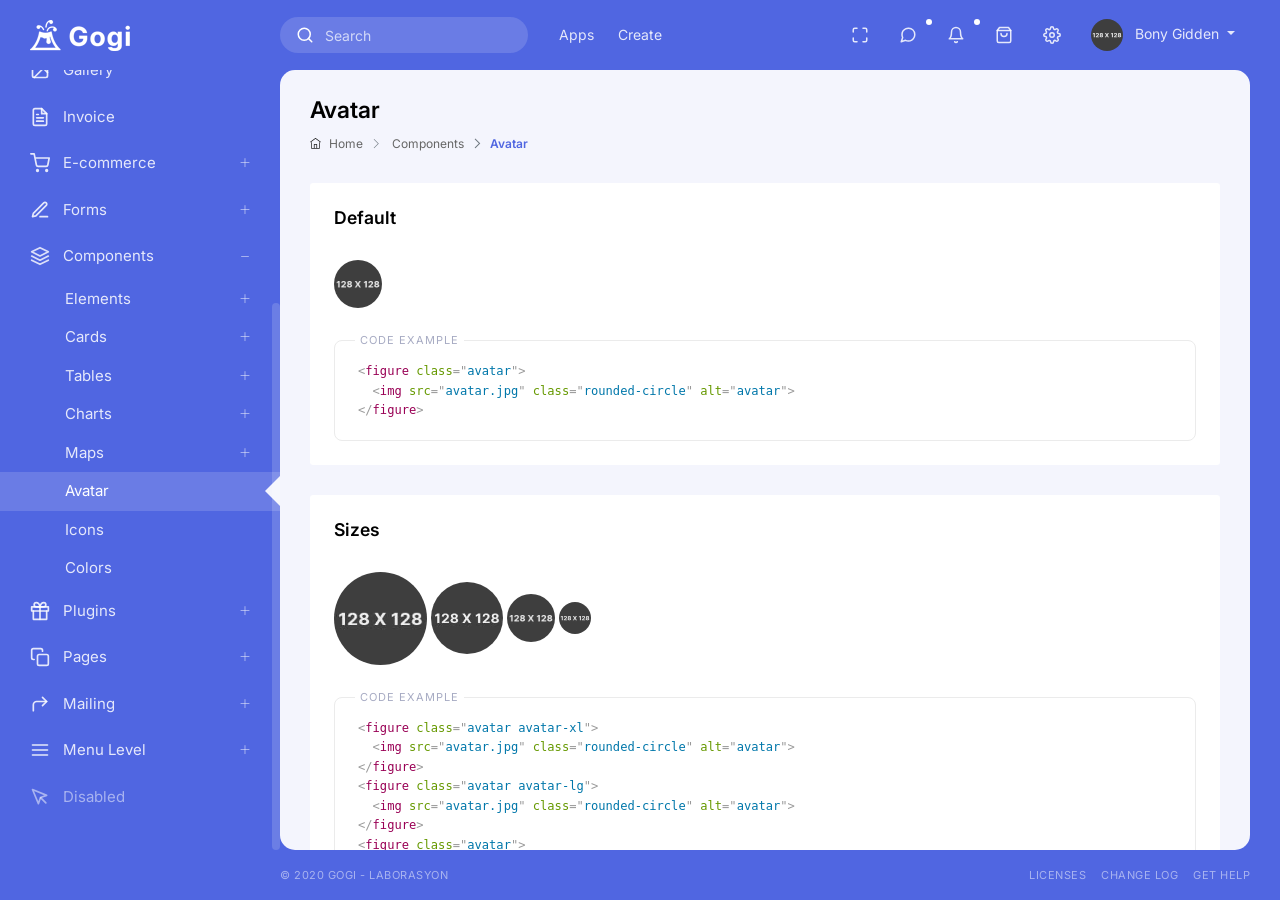
<file: wwwroot/gogi/landing/default/avatar.html>
<!doctype html>
<html lang="en">
<head>
    <meta charset="UTF-8">
    <meta name="viewport" content="width=device-width, initial-scale=1">
    <meta http-equiv="X-UA-Compatible" content="ie=edge">
    <title>Gogi - Admin and Dashboard Template</title>

    <!-- Favicon -->
    <link rel="shortcut icon" href="../../assets/media/image/favicon.png"/>

    <!-- Main css -->
    <link rel="stylesheet" href="../../vendors/bundle.css" type="text/css">

    <!-- Google font -->
    <link href="https://fonts.googleapis.com/css2?family=Inter:wght@400;500;600;700&display=swap" rel="stylesheet">

    <!-- Prism -->
    <link rel="stylesheet" href="../../vendors/prism/prism.css" type="text/css">

<!-- App css -->
    <link rel="stylesheet" href="../../assets/css/app.min.css" type="text/css">

    <!--[if lt IE 9]>
    <script src="https://oss.maxcdn.com/html5shiv/3.7.3/html5shiv.min.js"></script>
    <script src="https://oss.maxcdn.com/respond/1.4.2/respond.min.js"></script>
    <![endif]-->
</head>
<body>
<!-- Preloader -->
<div class="preloader">
    <div class="preloader-icon"></div>
    <span>Loading...</span>
</div>
<!-- ./ Preloader -->

<!-- Sidebar group -->
<div class="sidebar-group">

    <!-- BEGIN: Settings -->
    <div class="sidebar" id="settings">
        <div class="card">
            <div class="card-body">
                <h6 class="card-title d-flex justify-content-between">
                    Settings
                    <a class="btn-sidebar-close" href="#">
                        <i class="ti-close"></i>
                    </a>
                </h6>
                <ul class="list-group list-group-flush">
                    <li class="list-group-item pl-0 pr-0">
                        <div class="custom-control custom-switch">
                            <input type="checkbox" class="custom-control-input" id="customSwitch1" checked>
                            <label class="custom-control-label" for="customSwitch1">Allow notifications.</label>
                        </div>
                    </li>
                    <li class="list-group-item pl-0 pr-0">
                        <div class="custom-control custom-switch">
                            <input type="checkbox" class="custom-control-input" id="customSwitch2">
                            <label class="custom-control-label" for="customSwitch2">Hide user requests</label>
                        </div>
                    </li>
                    <li class="list-group-item pl-0 pr-0">
                        <div class="custom-control custom-switch">
                            <input type="checkbox" class="custom-control-input" id="customSwitch3" checked>
                            <label class="custom-control-label" for="customSwitch3">Speed up demands</label>
                        </div>
                    </li>
                    <li class="list-group-item pl-0 pr-0">
                        <div class="custom-control custom-switch">
                            <input type="checkbox" class="custom-control-input" id="customSwitch4" checked>
                            <label class="custom-control-label" for="customSwitch4">Hide menus</label>
                        </div>
                    </li>
                    <li class="list-group-item pl-0 pr-0">
                        <div class="custom-control custom-switch">
                            <input type="checkbox" class="custom-control-input" id="customSwitch5">
                            <label class="custom-control-label" for="customSwitch5">Remember next visits</label>
                        </div>
                    </li>
                    <li class="list-group-item pl-0 pr-0">
                        <div class="custom-control custom-switch">
                            <input type="checkbox" class="custom-control-input" id="customSwitch6">
                            <label class="custom-control-label" for="customSwitch6">Enable report
                                generation.</label>
                        </div>
                    </li>
                </ul>
            </div>
        </div>
    </div>
    <!-- END: Settings -->

    <!-- BEGIN: Chat List -->
    <div class="sidebar" id="chat-list">
        <div class="card">
            <div class="card-body">
                <h6 class="card-title d-flex justify-content-between">
                    Chats
                    <a class="btn-sidebar-close" href="#">
                        <i class="ti-close"></i>
                    </a>
                </h6>
                <div class="list-group list-group-flush">
                    <a href="chat.html" class="list-group-item d-flex px-0 align-items-start">
                        <div class="pr-3">
                            <span class="avatar avatar-state-danger">
                                <img src="../../assets/media/image/user/women_avatar3.jpg"
                                     class="rounded-circle"
                                     alt="image">
                            </span>
                        </div>
                        <div class="flex-grow- 1">
                            <h6 class="mb-1">Cass Queyeiro</h6>
                            <span class="text-muted">
                                <i class="fa fa-image mr-1"></i> Photo
                            </span>
                        </div>
                        <div class="text-right ml-auto d-flex flex-column">
                            <span class="small text-muted">Yesterday</span>
                        </div>
                    </a>
                    <a href="chat.html" class="list-group-item d-flex px-0 align-items-start">
                        <div class="pr-3">
                            <span class="avatar avatar-state-warning">
                                <img src="../../assets/media/image/user/man_avatar4.jpg"
                                     class="rounded-circle"
                                     alt="image">
                            </span>
                        </div>
                        <div class="flex-grow-1">
                            <h6 class="mb-1">Evered Asquith</h6>
                            <span class="text-muted">
                                <i class="fa fa-video-camera mr-1"></i> Video
                            </span>
                        </div>
                        <div class="text-right ml-auto d-flex flex-column">
                            <span class="small text-muted">Last week</span>
                        </div>
                    </a>
                    <a href="chat.html" class="list-group-item px-0 d-flex align-items-start">
                        <div class="pr-3">
                            <div class="avatar avatar-state-danger">
                                <span class="avatar-title bg-success rounded-circle">F</span>
                            </div>
                        </div>
                        <div>
                            <h6 class="mb-1">Francisco Ubsdale</h6>
                            <span class="text-muted">Hello how are you?</span>
                        </div>
                        <div class="text-right ml-auto d-flex flex-column">
                            <span class="small text-muted">2:32 PM</span>
                        </div>
                    </a>
                    <a href="chat.html" class="list-group-item px-0 d-flex align-items-start">
                        <div class="pr-3">
                            <div class="avatar avatar-state-success">
                                <img src="../../assets/media/image/user/women_avatar1.jpg"
                                     class="rounded-circle"
                                     alt="image">
                            </div>
                        </div>
                        <div>
                            <h6 class="mb-1">Natale Janu</h6>
                            <span class="text-muted">Hi!</span>
                        </div>
                        <div class="text-right ml-auto d-flex flex-column">
                            <span class="badge badge-primary badge-pill ml-auto mb-2">3</span>
                            <span class="small text-muted">08:27 PM</span>
                        </div>
                    </a>
                    <a href="chat.html" class="list-group-item d-flex px-0 align-items-start">
                        <div class="pr-3">
                            <span class="avatar avatar-state-warning">
                                <img src="../../assets/media/image/user/women_avatar2.jpg"
                                     class="rounded-circle"
                                     alt="image">
                            </span>
                        </div>
                        <div class="flex-grow- 1">
                            <h6 class="mb-1">Orelie Rockhall</h6>
                            <span class="text-muted">
                                <i class="fa fa-image mr-1"></i> Photo
                            </span>
                        </div>
                        <div class="text-right ml-auto d-flex flex-column">
                            <span class="small text-muted">Yesterday</span>
                        </div>
                    </a>
                    <a href="chat.html" class="list-group-item d-flex px-0 align-items-start">
                        <div class="pr-3">
                            <span class="avatar avatar-state-info">
                                <img src="../../assets/media/image/user/man_avatar1.jpg"
                                     class="rounded-circle"
                                     alt="image">
                            </span>
                        </div>
                        <div class="flex-grow-1">
                            <h6 class="mb-1">Barbette Bolf</h6>
                            <span class="text-muted">
                                <i class="fa fa-video-camera mr-1"></i> Video
                            </span>
                        </div>
                        <div class="text-right ml-auto d-flex flex-column">
                            <span class="small text-muted">Last week</span>
                        </div>
                    </a>
                    <a href="chat.html" class="list-group-item d-flex px-0 align-items-start">
                        <div class="pr-3">
                            <span class="avatar avatar-state-secondary">
                                <span class="avatar-title bg-warning rounded-circle">D</span>
                            </span>
                        </div>
                        <div>
                            <h6 class="mb-1">Dudley Laborde</h6>
                            <span class="text-muted">Hello how are you?</span>
                        </div>
                        <div class="text-right ml-auto d-flex flex-column">
                            <span class="small text-muted">2:32 PM</span>
                        </div>
                    </a>
                    <a href="chat.html" class="list-group-item d-flex px-0 align-items-start">
                        <div class="pr-3">
                            <span class="avatar avatar-state-success">
                                <img src="../../assets/media/image/user/man_avatar2.jpg"
                                     class="rounded-circle"
                                     alt="image">
                            </span>
                        </div>
                        <div>
                            <h6 class="mb-1">Barbaraanne Riby</h6>
                            <span class="text-muted">Hi!</span>
                        </div>
                        <div class="text-right ml-auto d-flex flex-column">
                            <span class="small text-muted">08:27 PM</span>
                        </div>
                    </a>
                    <a href="chat.html" class="list-group-item d-flex px-0 align-items-start">
                        <div class="pr-3">
                            <span class="avatar avatar-state-danger">
                                <img src="../../assets/media/image/user/women_avatar3.jpg"
                                     class="rounded-circle"
                                     alt="image">
                            </span>
                        </div>
                        <div class="flex-grow- 1">
                            <h6 class="mb-1">Mariana Ondrousek</h6>
                            <span class="text-muted">
                                <i class="fa fa-image mr-1"></i> Photo
                            </span>
                        </div>
                        <div class="text-right ml-auto d-flex flex-column">
                            <span class="small text-muted">Yesterday</span>
                        </div>
                    </a>
                    <a href="chat.html" class="list-group-item d-flex px-0 align-items-start">
                        <div class="pr-3">
                            <span class="avatar avatar-state-warning">
                                <img src="../../assets/media/image/user/man_avatar4.jpg"
                                     class="rounded-circle"
                                     alt="image">
                            </span>
                        </div>
                        <div class="flex-grow-1">
                            <h6 class="mb-1">Ruprecht Lait</h6>
                            <span class="text-muted">
                                <i class="fa fa-video-camera mr-1"></i> Video
                            </span>
                        </div>
                        <div class="text-right ml-auto d-flex flex-column">
                            <span class="small text-muted">Last week</span>
                        </div>
                    </a>
                    <a href="chat.html" class="list-group-item d-flex px-0 align-items-start">
                        <div class="pr-3">
                            <span class="avatar avatar-state-info">
                                <img src="../../assets/media/image/user/man_avatar1.jpg"
                                     class="rounded-circle"
                                     alt="image">
                            </span>
                        </div>
                        <div class="flex-grow-1">
                            <h6 class="mb-1">Cosme Hubbold</h6>
                            <span class="text-muted">
                                <i class="fa fa-video-camera mr-1"></i> Video
                            </span>
                        </div>
                        <div class="text-right ml-auto d-flex flex-column">
                            <span class="small text-muted">Last week</span>
                        </div>
                    </a>
                    <a href="chat.html" class="list-group-item d-flex px-0 align-items-start">
                        <div class="pr-3">
                            <span class="avatar avatar-state-secondary">
                                <span class="avatar-title bg-secondary rounded-circle">M</span>
                            </span>
                        </div>
                        <div>
                            <h6 class="mb-1">Mallory Darch</h6>
                            <span class="text-muted">Hello how are you?</span>
                        </div>
                        <div class="text-right ml-auto d-flex flex-column">
                            <span class="small text-muted">2:32 PM</span>
                        </div>
                    </a>
                </div>
            </div>
        </div>
    </div>
    <!-- END: Chat List -->

</div>
<!-- ./ Sidebar group -->

<!-- Layout wrapper -->
<div class="layout-wrapper">

    <!-- Header -->
    <div class="header d-print-none">
        <div class="header-container">
            <div class="header-left">
                <div class="navigation-toggler">
                    <a href="#" data-action="navigation-toggler">
                        <i data-feather="menu"></i>
                    </a>
                </div>

                <div class="header-logo">
                    <a href=index.html>
                        <img class="logo" src="../../assets/media/image/logo.png" alt="logo">
                    </a>
                </div>
            </div>

            <div class="header-body">
                <div class="header-body-left">
                    <ul class="navbar-nav">
                        <li class="nav-item mr-3">
                            <div class="header-search-form">
                                <form>
                                    <div class="input-group">
                                        <div class="input-group-prepend">
                                            <button class="btn">
                                                <i data-feather="search"></i>
                                            </button>
                                        </div>
                                        <input type="text" class="form-control" placeholder="Search">
                                        <div class="input-group-append">
                                            <button class="btn header-search-close-btn">
                                                <i data-feather="x"></i>
                                            </button>
                                        </div>
                                    </div>
                                </form>
                            </div>
                        </li>
                        <li class="nav-item dropdown d-none d-md-block">
                            <a href="#" class="nav-link" title="Apps" data-toggle="dropdown">Apps</a>
                            <div class="dropdown-menu dropdown-menu-big">
                                <div class="border-bottom px-4 py-3 text-center d-flex justify-content-between">
                                    <h5 class="mb-0">Apps</h5>
                                </div>
                                <div class="p-3">
                                    <div class="row row-xs">
                                        <div class="col-6">
                                            <a href="chat.html">
                                                <div class="border-radius-1 text-center mb-3">
                                                    <figure class="avatar avatar-lg border-0">
                                                <span class="avatar-title bg-primary text-white rounded-circle">
                                                    <i class="width-30 height-30" data-feather="message-circle"></i>
                                                </span>
                                                    </figure>
                                                    <div class="mt-2">Chat</div>
                                                </div>
                                            </a>
                                        </div>
                                        <div class="col-6">
                                            <a href="mail.html">
                                                <div class="border-radius-1 text-center mb-3">
                                                    <figure class="avatar avatar-lg border-0">
                                                <span class="avatar-title bg-secondary text-white rounded-circle">
                                                    <i class="width-30 height-30" data-feather="mail"></i>
                                                </span>
                                                    </figure>
                                                    <div class="mt-2">Mail</div>
                                                </div>
                                            </a>
                                        </div>
                                        <div class="col-6">
                                            <a href="todo-list.html">
                                                <div class="border-radius-1 text-center">
                                                    <figure class="avatar avatar-lg border-0">
                                                <span class="avatar-title bg-info text-white rounded-circle">
                                                    <i class="width-30 height-30" data-feather="check-circle"></i>
                                                </span>
                                                    </figure>
                                                    <div class="mt-2">Todo List</div>
                                                </div>
                                            </a>
                                        </div>
                                        <div class="col-6">
                                            <a href="file-manager.html">
                                                <div class="border-radius-1 text-center">
                                                    <figure class="avatar avatar-lg border-0">
                                                <span class="avatar-title bg-warning text-white rounded-circle">
                                                    <i class="width-30 height-30" data-feather="file"></i>
                                                </span>
                                                    </figure>
                                                    <div class="mt-2">File Manager</div>
                                                </div>
                                            </a>
                                        </div>
                                    </div>
                                </div>
                            </div>
                        </li>
                        <li class="nav-item dropdown d-none d-md-block">
                            <a href="#" class="nav-link" title="Actions" data-toggle="dropdown">Create</a>
                            <div class="dropdown-menu">
                                <a href="#" class="dropdown-item">Add Products</a>
                                <a href="#" class="dropdown-item">Add Category</a>
                                <a href="#" class="dropdown-item">Add Report</a>
                                <div class="dropdown-divider"></div>
                                <a href="#" class="dropdown-item">Reports</a>
                                <a href="#" class="dropdown-item">Customers</a>
                            </div>
                        </li>
                    </ul>
                </div>

                <div class="header-body-right">
                    <ul class="navbar-nav">
                        <li class="nav-item">
                            <a href="#" class="nav-link mobile-header-search-btn" title="Search">
                                <i data-feather="search"></i>
                            </a>
                        </li>

                        <li class="nav-item dropdown d-none d-md-block">
                            <a href="#" class="nav-link" title="Fullscreen" data-toggle="fullscreen">
                                <i class="maximize" data-feather="maximize"></i>
                                <i class="minimize" data-feather="minimize"></i>
                            </a>
                        </li>

                        <li class="nav-item dropdown">
                            <a href="#" class="nav-link nav-link-notify" title="Chats" data-sidebar-target="#chat-list">
                                <i data-feather="message-circle"></i>
                            </a>
                        </li>

                        <li class="nav-item dropdown">
                            <a href="#" class="nav-link nav-link-notify" title="Notifications" data-toggle="dropdown">
                                <i data-feather="bell"></i>
                            </a>
                            <div class="dropdown-menu dropdown-menu-right dropdown-menu-big">
                                <div
                                    class="border-bottom px-4 py-3 text-center d-flex justify-content-between align-items-center">
                                    <h5 class="mb-0">Notifications</h5>
                                    <small class="opacity-7">2   unread notifications</small>
                                </div>
                                <div class="dropdown-scroll">
                                    <ul class="list-group list-group-flush">
                                        <li class="px-4 py-2 text-center small text-muted bg-light">Today</li>
                                        <li class="px-4 py-3 list-group-item">
                                            <a href="#" class="d-flex align-items-center hide-show-toggler">
                                                <div class="flex-shrink-0">
                                                    <figure class="avatar mr-3">
                                                        <span
                                                            class="avatar-title bg-info-bright text-info rounded-circle">
                                                            <i class="ti-lock"></i>
                                                        </span>
                                                    </figure>
                                                </div>
                                                <div class="flex-grow-1">
                                                    <p class="mb-0 line-height-20 d-flex justify-content-between">
                                                        2 steps verification
                                                        <i title="Mark as read" data-toggle="tooltip"
                                                           class="hide-show-toggler-item fa fa-circle-o font-size-11"></i>
                                                    </p>
                                                    <span class="text-muted small">20 min ago</span>
                                                </div>
                                            </a>
                                        </li>
                                        <li class="px-4 py-3 list-group-item">
                                            <a href="#" class="d-flex align-items-center hide-show-toggler">
                                                <div class="flex-shrink-0">
                                                    <figure class="avatar mr-3">
                                                        <span
                                                            class="avatar-title bg-warning-bright text-warning rounded-circle">
                                                            <i class="ti-server"></i>
                                                        </span>
                                                    </figure>
                                                </div>
                                                <div class="flex-grow-1">
                                                    <p class="mb-0 line-height-20 d-flex justify-content-between">
                                                        Storage is running low!
                                                        <i title="Mark as read" data-toggle="tooltip"
                                                           class="hide-show-toggler-item fa fa-circle-o font-size-11"></i>
                                                    </p>
                                                    <span class="text-muted small">45 sec ago</span>
                                                </div>
                                            </a>
                                        </li>
                                        <li class="px-4 py-2 text-center small text-muted bg-light">Old Notifications</li>
                                        <li class="px-4 py-3 list-group-item">
                                            <a href="#" class="d-flex align-items-center hide-show-toggler">
                                                <div class="flex-shrink-0">
                                                    <figure class="avatar mr-3">
                                                        <span class="avatar-title bg-secondary-bright text-secondary rounded-circle">
                                                            <i class="ti-file"></i>
                                                        </span>
                                                    </figure>
                                                </div>
                                                <div class="flex-grow-1">
                                                    <p class="mb-0 line-height-20 d-flex justify-content-between">
                                                        1 person sent a file
                                                        <i title="Mark as unread" data-toggle="tooltip"
                                                           class="hide-show-toggler-item fa fa-check font-size-11"></i>
                                                    </p>
                                                    <span class="text-muted small">Yesterday</span>
                                                </div>
                                            </a>
                                        </li>
                                        <li class="px-4 py-3 list-group-item">
                                            <a href="#" class="d-flex align-items-center hide-show-toggler">
                                                <div class="flex-shrink-0">
                                                    <figure class="avatar mr-3">
                                                        <span class="avatar-title bg-success-bright text-success rounded-circle">
                                                            <i class="ti-download"></i>
                                                        </span>
                                                    </figure>
                                                </div>
                                                <div class="flex-grow-1">
                                                    <p class="mb-0 line-height-20 d-flex justify-content-between">
                                                        Reports ready to download
                                                        <i title="Mark as unread" data-toggle="tooltip"
                                                           class="hide-show-toggler-item fa fa-check font-size-11"></i>
                                                    </p>
                                                    <span class="text-muted small">Yesterday</span>
                                                </div>
                                            </a>
                                        </li>
                                        <li class="px-4 py-3 list-group-item">
                                            <a href="#" class="d-flex align-items-center hide-show-toggler">
                                                <div class="flex-shrink-0">
                                                    <figure class="avatar mr-3">
                                                        <span class="avatar-title bg-primary-bright text-primary rounded-circle">
                                                            <i class="ti-arrow-top-right"></i>
                                                        </span>
                                                    </figure>
                                                </div>
                                                <div class="flex-grow-1">
                                                    <p class="mb-0 line-height-20 d-flex justify-content-between">
                                                        The invitation has been sent.
                                                        <i title="Mark as unread" data-toggle="tooltip"
                                                           class="hide-show-toggler-item fa fa-check font-size-11"></i>
                                                    </p>
                                                    <span class="text-muted small">Last Week</span>
                                                </div>
                                            </a>
                                        </li>
                                    </ul>
                                </div>
                                <div class="px-4 py-3 text-right border-top">
                                    <ul class="list-inline small">
                                        <li class="list-inline-item mb-0">
                                            <a href="#">Mark All Read</a>
                                        </li>
                                    </ul>
                                </div>
                            </div>
                        </li>

                        <li class="nav-item">
                            <a href="#" title="Cart" class="nav-link" data-toggle="dropdown">
                                <i data-feather="shopping-bag"></i>
                            </a>
                            <div class="dropdown-menu dropdown-menu-right dropdown-menu-big">
                                <div
                                    class="border-bottom px-4 py-3 text-center d-flex justify-content-between align-items-center">
                                    <h5 class="mb-0">Cart</h5>
                                    <small class="opacity-7">4 products</small>
                                </div>
                                <div class="dropdown-scroll">
                                    <div class="list-group list-group-flush">
                                        <a href="#" class="px-4 py-3 list-group-item d-flex">
                                            <div class="flex-shrink-0">
                                                <figure class="avatar mr-3">
                                                    <img class="rounded" src="../../assets/media/image/products/product6.png"
                                                         alt="Canon 4000D 18-55 MM">
                                                </figure>
                                            </div>
                                            <div class="flex-grow-1">
                                                <p class="mb-0 line-height-20 d-flex justify-content-between">
                                                    Canon 4000D 18-55 MM
                                                    <i title="Close" data-toggle="tooltip"
                                                       class="hide-show-toggler-item small ti-close"></i>
                                                </p>
                                                <span class="text-muted small">X $1,200</span>
                                            </div>
                                        </a>
                                        <a href="#" class="px-4 py-3 list-group-item d-flex">
                                            <div class="flex-shrink-0">
                                                <figure class="avatar mr-3">
                                                    <img class="rounded" src="../../assets/media/image/products/product3.png"
                                                         alt="pineapple">
                                                </figure>
                                            </div>
                                            <div class="flex-grow-1">
                                                <p class="mb-0 line-height-20 d-flex justify-content-between">
                                                    Snopy SN-BT96 Pretty
                                                    <i title="Close" data-toggle="tooltip"
                                                       class="hide-show-toggler-item small ti-close"></i>
                                                </p>
                                                <span class="text-muted small">X $250</span>
                                            </div>
                                        </a>
                                        <a href="#" class="px-4 py-3 list-group-item d-flex">
                                            <div class="flex-shrink-0">
                                                <figure class="avatar mr-3">
                                                    <img src="../../assets/media/image/products/product7.png"
                                                         class="rounded" alt="pineapple">
                                                </figure>
                                            </div>
                                            <div class="flex-grow-1">
                                                <p class="mb-0 line-height-20 d-flex justify-content-between">
                                                    Lenovo Tab E10 TB-X104F 32GB
                                                    <i title="Close" data-toggle="tooltip"
                                                       class="hide-show-toggler-item small ti-close"></i>
                                                </p>
                                                <span class="text-muted small">X $100</span>
                                            </div>
                                        </a>
                                        <a href="#" class="px-4 py-3 list-group-item d-flex">
                                            <div class="flex-shrink-0">
                                                <figure class="avatar mr-3">
                                                    <img class="rounded" src="../../assets/media/image/products/product6.png"
                                                         alt="Canon 4000D 18-55 MM">
                                                </figure>
                                            </div>
                                            <div class="flex-grow-1">
                                                <p class="mb-0 line-height-20 d-flex justify-content-between">
                                                    Canon 4000D 18-55 MM
                                                    <i title="Close" data-toggle="tooltip"
                                                       class="hide-show-toggler-item small ti-close"></i>
                                                </p>
                                                <span class="text-muted small">X $1,200</span>
                                            </div>
                                        </a>
                                    </div>
                                </div>
                                <div class="px-4 py-3 border-top text-right small">
                                    <p class="d-flex justify-content-between align-items-center mb-1">
                                        <span>Sub Total</span>
                                        <span>$1,650</span>
                                    </p>
                                    <p class="d-flex justify-content-between align-items-center mb-1">
                                        <span>Taxes</span>
                                        <span>$15</span>
                                    </p>
                                    <p class="d-flex justify-content-between align-items-center mb-1 font-weight-bold">
                                        <span>Total</span>
                                        <span>$1,665</span>
                                    </p>
                                    <button class="btn btn-primary btn-block mt-2">
                                        Order and Payment <i class="ti-arrow-right ml-2"></i>
                                    </button>
                                </div>
                            </div>
                        </li>

                        <li class="nav-item dropdown">
                            <a href="#" class="nav-link" title="Settings" data-sidebar-target="#settings">
                                <i data-feather="settings"></i>
                            </a>
                        </li>

                        <li class="nav-item dropdown">
                            <a href="#" class="nav-link dropdown-toggle" title="User menu" data-toggle="dropdown">
                                <figure class="avatar avatar-sm">
                                    <img src="../../assets/media/image/user/man_avatar3.jpg"
                                         class="rounded-circle"
                                         alt="avatar">
                                </figure>
                                <span class="ml-2 d-sm-inline d-none">Bony Gidden</span>
                            </a>
                            <div class="dropdown-menu dropdown-menu-right dropdown-menu-big">
                                <div class="text-center py-4">
                                    <figure class="avatar avatar-lg mb-3 border-0">
                                        <img src="../../assets/media/image/user/man_avatar3.jpg"
                                             class="rounded-circle" alt="image">
                                    </figure>
                                    <h5 class="text-center">Bony Gidden</h5>
                                    <div class="mb-3 small text-center text-muted">@bonygidden</div>
                                    <a href="#" class="btn btn-outline-light btn-rounded">Manage Your Account</a>
                                </div>
                                <div class="list-group">
                                    <a href="profile.html" class="list-group-item">View Profile</a>
                                    <a href="http://bifor.laborasyon.com/login" class="list-group-item text-danger"
                                       data-sidebar-target="#settings">Sign Out!</a>
                                </div>
                                <div class="p-4">
                                    <div class="mb-4">
                                        <h6 class="d-flex justify-content-between">
                                            Storage
                                            <span>%25</span>
                                        </h6>
                                        <div class="progress" style="height: 5px;">
                                            <div class="progress-bar bg-success-gradient" role="progressbar" style="width: 40%;"
                                                 aria-valuenow="40" aria-valuemin="0" aria-valuemax="100"></div>
                                        </div>
                                    </div>
                                    <hr class="mb-3">
                                    <p class="small mb-0">
                                        <a href="#">Privacy policy</a>
                                    </p>
                                </div>
                            </div>
                        </li>
                    </ul>
                </div>
            </div>

            <ul class="navbar-nav ml-auto">
                <li class="nav-item header-toggler">
                    <a href="#" class="nav-link">
                        <i data-feather="arrow-down"></i>
                    </a>
                </li>
            </ul>
        </div>
    </div>
    <!-- ./ Header -->

    <!-- Content wrapper -->
    <div class="content-wrapper">
        <!-- begin::navigation -->
        <div class="navigation">
            <div class="navigation-header">
                <span>Navigation</span>
                <a href="#">
                    <i class="ti-close"></i>
                </a>
            </div>
            <div class="navigation-menu-body">
                <ul>
                    <li>
                        <a  href=index.html>
                    <span class="nav-link-icon">
                        <i data-feather="pie-chart"></i>
                    </span>
                            <span>Dashboard</span>
                        </a>
                    </li>
                    <li>
                        <a  href="chat.html">
                    <span class="nav-link-icon">
                        <i data-feather="message-circle"></i>
                    </span>
                            <span>Chat</span>
                            <span class="badge badge-danger">5</span>
                        </a>
                    </li>
                    <li>
                        <a  href="mail.html">
                    <span class="nav-link-icon">
                        <i data-feather="mail"></i>
                    </span>
                            <span>Mail</span>
                        </a>
                    </li>
                    <li>
                        <a  href="todo-list.html">
                    <span class="nav-link-icon">
                        <i data-feather="check-square"></i>
                    </span>
                            <span>Todo List</span>
                            <span class="badge badge-warning">2</span>
                        </a>
                    </li>
                    <li>
                        <a  href="file-manager.html">
                    <span class="nav-link-icon">
                        <i data-feather="file-plus"></i>
                    </span>
                            <span>File Manager</span>
                        </a>
                    </li>
                    <li>
                        <a  href="calendar.html">
                    <span class="nav-link-icon">
                        <i data-feather="calendar"></i>
                    </span>
                            <span>Calendar</span>
                        </a>
                    </li>
                    <li>
                        <a  href="gallery.html">
                    <span class="nav-link-icon">
                        <i data-feather="image"></i>
                    </span>
                            <span>Gallery</span>
                        </a>
                    </li>
                    <li>
                        <a  href="invoice.html">
                    <span class="nav-link-icon">
                        <i data-feather="file-text"></i>
                    </span>
                            <span>Invoice</span>
                        </a>
                    </li>
                    <li>
                        <a href="#">
                    <span class="nav-link-icon">
                        <i data-feather="shopping-cart"></i>
                    </span>
                            <span>E-commerce</span>
                        </a>
                        <ul>
                            <li>
                                <a  href="orders.html">Orders</a>
                            </li>
                            <li>
                                <a  href="products.html">Products</a>
                            </li>
                            <li>
                                <a  href="product-detail.html">Product Detail</a>
                            </li>
                        </ul>
                    </li>
                    <li>
                        <a href="#">
                    <span class="nav-link-icon">
                        <i data-feather="edit-3"></i>
                    </span>
                            <span>Forms</span>
                        </a>
                        <ul>
                            <li>
                                <a  href="basic-forms.html">Basic Forms</a>
                            </li>
                            <li>
                                <a  href="custom-forms.html">Custom Forms</a>
                            </li>
                            <li>
                                <a  href="advanced-forms.html">Advanced Forms</a>
                            </li>
                            <li>
                                <a  href="form-validation.html">Form Validation</a>
                            </li>
                            <li>
                                <a  href="form-wizard.html">Form Wizard</a>
                            </li>

                            <li>
                                <a  href="form-repeater.html">Form Repeater</a>
                            </li>
                            <li>
                                <a  href="file-upload.html">File Upload</a>
                            </li>
                            <li>
                                <a  href="ckeditor.html">CKEditor</a>
                            </li>
                            <li>
                                <a  href="datepicker.html">Datepicker</a>
                            </li>
                            <li>
                                <a  href="timepicker.html">Timepicker</a>
                            </li>
                            <li>
                                <a  href="colorpicker.html">Colorpicker</a>
                            </li>
                        </ul>
                    </li>
                    <li>
                        <a href="#">
                    <span class="nav-link-icon">
                        <i data-feather="layers"></i>
                    </span>
                            <span>Components</span>
                        </a>
                        <ul>
                            <li>
                                <a href="#">Elements</a>
                                <ul>
                                    <li>
                                        <a  href="alert.html">Alerts</a>
                                    </li>
                                    <li>
                                        <a  href="accordion.html">Accordion</a>
                                    </li>
                                    <li>
                                        <a  href="buttons.html">Buttons</a>
                                    </li>
                                    <li>
                                        <a  href="dropdown.html">Dropdown</a>
                                    </li>
                                    <li>
                                        <a  href="list-group.html">List Group</a>
                                    </li>
                                    <li>
                                        <a  href="pagination.html">Pagination</a>
                                    </li>
                                    <li>
                                        <a  href="typography.html">Typography</a>
                                    </li>
                                    <li>
                                        <a  href="media-object.html">Media Object</a>
                                    </li>
                                    <li>
                                        <a  href="progress.html">Progress</a>
                                    </li>
                                    <li>
                                        <a  href="modal.html">Modal</a>
                                    </li>
                                    <li>
                                        <a  href="spinners.html">Spinners</a>
                                    </li>
                                    <li>
                                        <a  href="navs.html">Navs</a>
                                    </li>
                                    <li>
                                        <a  href="tab.html">Tab</a>
                                    </li>
                                    <li>
                                        <a  href="tooltip.html">Tooltip</a>
                                    </li>
                                    <li>
                                        <a  href="popovers.html">Popovers</a>
                                    </li>
                                </ul>
                            </li>
                            <li>
                                <a href="#">Cards</a>
                                <ul>
                                    <li>
                                        <a  href="basic-cards.html">Basic Cards </a>
                                    </li>
                                    <li>
                                        <a  href="image-cards.html">Image Cards </a>
                                    </li>
                                    <li>
                                        <a  href="scroll-cards.html">Scroll Cards </a>
                                    </li>
                                    <li>
                                        <a  href="other-cards.html">Others Cards</a>
                                    </li>
                                </ul>
                            </li>
                            <li>
                                <a href="#">Tables</a>
                                <ul>
                                    <li>
                                        <a  href="basic-tables.html">Basic Tables</a>
                                    </li>
                                    <li>
                                        <a  href="dataTable.html">Datatable</a>
                                    </li>
                                    <li>
                                        <a  href="responsive-tables.html">Responsive Tables</a>
                                    </li>
                                </ul>
                            </li>
                            <li>
                                <a href="#">Charts</a>
                                <ul>
                                    <li>
                                        <a  href="apexchart.html">Apex Chart</a>
                                    </li>
                                    <li>
                                        <a  href="chartjs.html">Chartjs</a>
                                    </li>
                                    <li>
                                        <a  href="justgage.html">Justgage</a>
                                    </li>
                                    <li>
                                        <a  href="morsis.html">Morsis</a>
                                    </li>
                                    <li>
                                        <a  href="peity.html">Peity</a>
                                    </li>
                                </ul>
                            </li>
                            <li>
                                <a href="#">Maps</a>
                                <ul>
                                    <li>
                                        <a  href="google-map.html">Google Map</a>
                                    </li>
                                    <li>
                                        <a  href="vector-map.html">Vector Map</a>
                                    </li>
                                </ul>
                            </li>
                            <li>
                                <a  class="active"
                                    href="avatar.html">
                                    Avatar
                                </a>
                            </li>
                            <li>
                                <a  href="icons.html">
                                    Icons
                                </a>
                            </li>
                            <li>
                                <a  href="colors.html">
                                    Colors
                                </a>
                            </li>
                        </ul>
                    </li>
                    <li>
                        <a href="#">
                    <span class="nav-link-icon">
                        <i data-feather="gift"></i>
                    </span>
                            <span>Plugins</span>
                        </a>
                        <ul>
                            <li>
                                <a  href="sweet-alert.html">Sweet Alert</a>
                            </li>
                            <li>
                                <a  href="lightbox.html">Lightbox</a>
                            </li>
                            <li>
                                <a  href="toast.html">Toast</a>
                            </li>
                            <li>
                                <a  href="tour.html">Tour</a>
                            </li>
                            <li>
                                <a  href="slick-slide.html">Slick Slide</a>
                            </li>
                            <li>
                                <a  href="nestable.html">Nestable</a>
                            </li>
                        </ul>
                    </li>
                    <li>
                        <a href="#">
                    <span class="nav-link-icon">
                        <i data-feather="copy"></i>
                    </span>
                            <span>Pages</span>
                        </a>
                        <ul>
                            <li>
                                <a  href="profile.html">Profile</a>
                            </li>
                            <li>
                                <a  href="users.html">Users</a>
                            </li>
                            <li>
                                <a  href="settings.html">Settings</a>
                            </li>
                            <li>
                                <a href="login.html" target="_blank">Login</a>
                            </li>
                            <li>
                                <a href="register.html" target="_blank">Register</a>
                            </li>
                            <li>
                                <a href="recovery-password.html" target="_blank">Recovery Password</a>
                            </li>
                            <li>
                                <a href="lock-screen.html" target="_blank">Lock Screen</a>
                            </li>
                            <li>
                                <a  href="timeline.html">Timeline</a>
                            </li>
                            <li>
                                <a  href="pricing-table.html">Pricing Table</a>
                            </li>

                            <li>
                                <a  href="pricing-table-2.html">Pricing Table 2</a>
                            </li>
                            <li>
                                <a  href="search-result.html">Search Result</a>
                            </li>
                            <li>
                                <a href="#">Error Pages</a>
                                <ul>
                                    <li>
                                        <a href="404.html" target="_blank">404</a>
                                    </li>
                                    <li>
                                        <a href="mean-at-work.html" target="_blank">Mean at Work</a>
                                    </li>
                                </ul>
                            </li>
                            <li>
                                <a  href="blank-page.html">Blank Page</a>
                            </li>
                        </ul>
                    </li>
                    <li>
                        <a  href="mailing.html">
                    <span class="nav-link-icon">
                        <i data-feather="corner-up-right"></i>
                    </span>
                            <span>Mailing</span>
                        </a>
                        <ul>
                            <li>
                                <a target="_blank" href="email-template-basic.html">Basic</a>
                            </li>
                            <li>
                                <a target="_blank" href="email-template-alert.html">Alert</a>
                            </li>
                            <li>
                                <a target="_blank" href="email-template-billing.html">Billing</a>
                            </li>
                        </ul>
                    </li>
                    <li>
                        <a href="#">
                    <span class="nav-link-icon">
                        <i data-feather="menu"></i>
                    </span>
                            <span>Menu Level</span>
                        </a>
                        <ul>
                            <li>
                                <a href="#">Menu Level</a>
                                <ul>
                                    <li>
                                        <a href="#">Menu Level </a>
                                    </li>
                                </ul>
                            </li>
                        </ul>
                    </li>
                    <li>
                        <a href="#" class="disabled">
                    <span class="nav-link-icon">
                        <i data-feather="mouse-pointer"></i>
                    </span>
                            <span>Disabled</span>
                        </a>
                    </li>
                </ul>
            </div>
        </div>
        <!-- end::navigation -->

        <!-- Content body -->
        <div class="content-body">
            <!-- Content -->
            <div class="content ">
                
    <div class="page-header">
        <div>
            <h3>Avatar</h3>
            <nav aria-label="breadcrumb">
                <ol class="breadcrumb">
                    <li class="breadcrumb-item">
                        <a href="#">Home</a>
                    </li>
                    <li class="breadcrumb-item">
                        <a href="#">Components</a>
                    </li>
                    <li class="breadcrumb-item active" aria-current="page">Avatar</li>
                </ol>
            </nav>
        </div>
    </div>

    <div class="row">
        <div class="col-md-12">

            <div class="card">
                <div class="card-body">
                    <h6 class="card-title">Default</h6>
                    <figure class="avatar">
                        <img src="../../assets/media/image/user/man_avatar5.jpg" class="rounded-circle" alt="image">
                    </figure>
                    <div data-label="CODE EXAMPLE" class="demo-code-preview">
                        <pre><code class="language-html">&lt;figure class="avatar"&gt;
  &lt;img src="avatar.jpg" class="rounded-circle" alt="avatar"&gt;
&lt;/figure&gt;</code></pre>
                    </div>
                </div>
            </div>
            <div class="card">
                <div class="card-body">
                    <h6 class="card-title">Sizes</h6>
                    <figure class="avatar avatar-xl">
                        <img src="../../assets/media/image/user/man_avatar1.jpg" class="rounded-circle" alt="image">
                    </figure>
                    <figure class="avatar avatar-lg">
                        <img src="../../assets/media/image/user/man_avatar2.jpg" class="rounded-circle" alt="image">
                    </figure>
                    <figure class="avatar">
                        <img src="../../assets/media/image/user/women_avatar1.jpg" class="rounded-circle" alt="image">
                    </figure>
                    <figure class="avatar avatar-sm">
                        <img src="../../assets/media/image/user/women_avatar2.jpg" class="rounded-circle" alt="image">
                    </figure>
                    <div data-label="CODE EXAMPLE" class="demo-code-preview">
                        <pre><code class="language-html">&lt;figure class="avatar avatar-xl"&gt;
  &lt;img src="avatar.jpg" class="rounded-circle" alt="avatar"&gt;
&lt;/figure&gt;
&lt;figure class="avatar avatar-lg"&gt;
  &lt;img src="avatar.jpg" class="rounded-circle" alt="avatar"&gt;
&lt;/figure&gt;
&lt;figure class="avatar"&gt;
  &lt;img src="avatar.jpg" class="rounded-circle" alt="avatar"&gt;
&lt;/figure&gt;
&lt;figure class="avatar avatar-sm"&gt;
  &lt;img src="avatar.jpg" class="rounded-circle" alt="avatar"&gt;
&lt;/figure&gt;</code></pre>
                    </div>
                </div>
            </div>
            <div class="card">
                <div class="card-body">
                    <h6 class="card-title">Avatar text placeholders</h6>
                    <figure class="avatar">
                        <span class="avatar-title rounded-circle">A</span>
                    </figure>
                    <div data-label="CODE EXAMPLE" class="demo-code-preview">
                        <pre><code class="language-html">&lt;figure class="avatar"&gt;
  &lt;span class="avatar-title rounded-circle"&gt;A&lt;/span&gt;
&lt;/figure&gt;</code></pre>
                    </div>
                </div>
            </div>
            <div class="card">
                <div class="card-body">
                    <h6 class="card-title">Avatar text sizes</h6>
                    <figure class="avatar avatar-xl">
                        <span class="avatar-title rounded-circle">A</span>
                    </figure>
                    <figure class="avatar avatar-lg">
                        <span class="avatar-title rounded-circle">B</span>
                    </figure>
                    <figure class="avatar">
                        <span class="avatar-title rounded-circle">C</span>
                    </figure>
                    <figure class="avatar avatar-sm">
                        <span class="avatar-title rounded-circle">D</span>
                    </figure>
                    <div data-label="CODE EXAMPLE" class="demo-code-preview">
                                <pre><code class="language-html">&lt;figure class="avatar avatar-xl"&gt;
  &lt;span class="avatar-title rounded-circle"&gt;A&lt;/span&gt;
&lt;/figure&gt;
&lt;figure class="avatar avatar-lg"&gt;
  &lt;span class="avatar-title rounded-circle"&gt;B&lt;/span&gt;
&lt;/figure&gt;
&lt;figure class="avatar"&gt;
  &lt;span class="avatar-title rounded-circle"&gt;C&lt;/span&gt;
&lt;/figure&gt;
&lt;figure class="avatar avatar-sm"&gt;
  &lt;span class="avatar-title rounded-circle"&gt;D&lt;/span&gt;
&lt;/figure&gt;</code></pre>
                    </div>
                </div>
            </div>
            <div class="card">
                <div class="card-body">
                    <h6 class="card-title">Avatar with link</h6>
                    <figure class="avatar">
                        <a href="#">
                            <span class="avatar-title rounded-circle">A</span>
                        </a>
                    </figure>
                    <div data-label="CODE EXAMPLE" class="demo-code-preview">
                                <pre><code class="language-html">&lt;figure class="avatar"&gt;
  &lt;a href="#"&gt;
    &lt;span class="avatar-title rounded-circle"&gt;A&lt;/span&gt;
  &lt;/a&gt;
&lt;/figure&gt;</code></pre>
                    </div>
                </div>
            </div>
            <div class="card">
                <div class="card-body">
                    <h6 class="card-title">Colorful avatars</h6>
                    <figure class="avatar avatar-xl">
                        <span class="avatar-title bg-primary rounded-circle">A</span>
                    </figure>
                    <figure class="avatar avatar-lg">
                        <span class="avatar-title bg-info rounded-circle">B</span>
                    </figure>
                    <figure class="avatar">
                        <span class="avatar-title bg-success rounded-circle">C</span>
                    </figure>
                    <figure class="avatar avatar-sm">
                        <span class="avatar-title bg-danger rounded-circle">D</span>
                    </figure>
                    <div data-label="CODE EXAMPLE" class="demo-code-preview">
                                <pre><code class="language-html">&lt;figure class="avatar avatar-xl"&gt;
  &lt;span class="avatar-title bg-primary rounded-circle"&gt;A&lt;/span&gt;
&lt;/figure&gt;
&lt;figure class="avatar avatar-lg"&gt;
  &lt;span class="avatar-title bg-info rounded-circle"&gt;B&lt;/span&gt;
&lt;/figure&gt;
&lt;figure class="avatar"&gt;
  &lt;span class="avatar-title bg-success rounded-circle"&gt;C&lt;/span&gt;
&lt;/figure&gt;
&lt;figure class="avatar avatar-sm"&gt;
  &lt;span class="avatar-title bg-danger rounded-circle"&gt;D&lt;/span&gt;
&lt;/figure&gt;</code></pre>
                    </div>
                </div>
            </div>

            <div class="card">
                <div class="card-body">
                    <h6 class="card-title">Avatar states</h6>
                    <figure class="avatar avatar-xl avatar-state-warning">
                        <img src="../../assets/media/image/user/man_avatar1.jpg" class="rounded-circle" alt="image">
                    </figure>
                    <figure class="avatar avatar-lg avatar-state-success">
                        <img src="../../assets/media/image/user/women_avatar1.jpg" class="rounded-circle" alt="image">
                    </figure>
                    <figure class="avatar avatar-state-danger">
                        <img src="../../assets/media/image/user/man_avatar3.jpg" class="rounded-circle" alt="image">
                    </figure>
                    <figure class="avatar avatar-sm avatar-state-secondary">
                        <img src="../../assets/media/image/user/women_avatar2.jpg" class="rounded-circle" alt="image">
                    </figure>
                    <div data-label="CODE EXAMPLE" class="demo-code-preview">
                                <pre><code class="language-html">&lt;figure class="avatar avatar-xl avatar-state-warning"&gt;
    &lt;img src="avatar.jpg" class="rounded-circle" alt="avatar"&gt;
&lt;/figure&gt;
&lt;figure class="avatar avatar-lg avatar-state-success"&gt;
    &lt;img src="avatar.jpg" class="rounded-circle" alt="avatar"&gt;
&lt;/figure&gt;
&lt;figure class="avatar avatar-state-danger"&gt;
    &lt;img src="avatar.jpg" class="rounded-circle" alt="avatar"&gt;
&lt;/figure&gt;
&lt;figure class="avatar avatar-sm avatar-state-secondary"&gt;
    &lt;img src="avatar.jpg" class="rounded-circle" alt="avatar"&gt;
&lt;/figure&gt;</code></pre>
                    </div>
                </div>
            </div>

            <div class="card">
                <div class="card-body">
                    <h6 class="card-title">Avatar shapes</h6>
                    <figure class="avatar">
                        <img src="../../assets/media/image/user/man_avatar5.jpg" alt="image">
                    </figure>
                    <figure class="avatar">
                        <img src="../../assets/media/image/user/man_avatar2.jpg" class="rounded" alt="image">
                    </figure>
                    <figure class="avatar">
                        <img src="../../assets/media/image/user/women_avatar5.jpg" class="rounded-circle" alt="image">
                    </figure>
                    <div data-label="CODE EXAMPLE" class="demo-code-preview">
                                <pre><code class="language-html">&lt;figure class="avatar"&gt;
    &lt;img src="avatar.jpg" alt="avatar"&gt;
&lt;/figure&gt;

&lt;figure class="avatar"&gt;
    &lt;img src="avatar.jpg" class="rounded" alt="avatar"&gt;
&lt;/figure&gt;

&lt;figure class="avatar"&gt;
    &lt;img src="avatar.jpg" class="rounded-circle" alt="avatar"&gt;
&lt;/figure&gt;</code></pre>
                    </div>
                </div>
            </div>

            <div class="card">
                <div class="card-body">
                    <h6 class="card-title">Avatar group</h6>
                    <div class="avatar-group">
                        <figure class="avatar">
                            <span class="avatar-title bg-success rounded-circle">E</span>
                        </figure>
                        <figure class="avatar">
                            <img src="../../assets/media/image/user/man_avatar5.jpg" class="rounded-circle"
                                 alt="image">
                        </figure>
                        <figure class="avatar">
                            <span class="avatar-title bg-danger rounded-circle">S</span>
                        </figure>
                        <figure class="avatar">
                            <img src="../../assets/media/image/user/women_avatar3.jpg" class="rounded-circle"
                                 alt="image">
                        </figure>
                        <figure class="avatar">
                            <span class="avatar-title bg-primary rounded-circle">C</span>
                        </figure>
                    </div>
                    <div data-label="CODE EXAMPLE" class="demo-code-preview">
                                <pre><code class="language-html">&lt;div class="avatar-group"&gt;
    &lt;figure class="avatar"&gt;
        &lt;span class="avatar-title bg-success rounded-circle"&gt;E&lt;/span&gt;
    &lt;/figure&gt;
    &lt;figure class="avatar"&gt;
        &lt;img src="avatar.jpg" class="rounded-circle" alt="avatar"&gt;
    &lt;/figure&gt;
    &lt;figure class="avatar"&gt;
        &lt;span class="avatar-title bg-danger rounded-circle"&gt;S&lt;/span&gt;
    &lt;/figure&gt;
    &lt;figure class="avatar"&gt;
        &lt;img src="avatar.jpg" class="rounded-circle" alt="avatar"&gt;
    &lt;/figure&gt;
    &lt;figure class="avatar"&gt;
        &lt;span class="avatar-title bg-primary rounded-circle"&gt;C&lt;/span&gt;
    &lt;/figure&gt;
&lt;/div&gt;</code></pre>
                    </div>
                </div>
            </div>
        </div>
    </div>

            </div>
            <!-- ./ Content -->

            <!-- Footer -->
            <footer class="content-footer">
                <div>© 2020 Gogi - <a href="http://laborasyon.com" target="_blank">Laborasyon</a></div>
                <div>
                    <nav class="nav">
                        <a href="https://themeforest.net/licenses/standard" class="nav-link">Licenses</a>
                        <a href="#" class="nav-link">Change Log</a>
                        <a href="#" class="nav-link">Get Help</a>
                    </nav>
                </div>
            </footer>
            <!-- ./ Footer -->
        </div>
        <!-- ./ Content body -->
    </div>
    <!-- ./ Content wrapper -->
</div>
<!-- ./ Layout wrapper -->

<!-- Main scripts -->
<script src="../../vendors/bundle.js"></script>

    <!-- Prism -->
    <script src="../../vendors/prism/prism.js"></script>

<!-- App scripts -->
<script src="../../assets/js/app.min.js"></script>
</body>
</html>
</file>
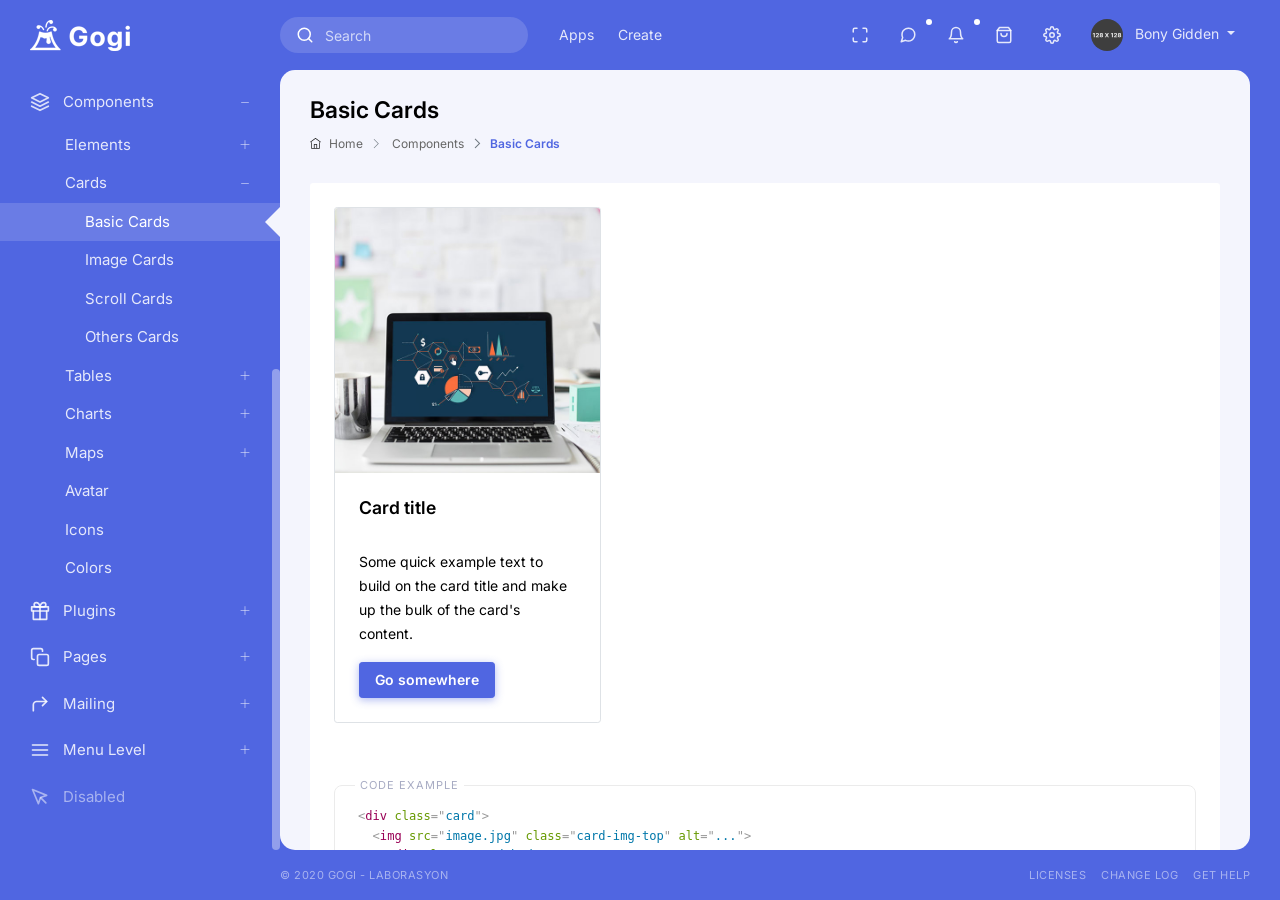
<file: wwwroot/gogi/landing/default/basic-cards.html>
<!doctype html>
<html lang="en">
<head>
    <meta charset="UTF-8">
    <meta name="viewport" content="width=device-width, initial-scale=1">
    <meta http-equiv="X-UA-Compatible" content="ie=edge">
    <title>Gogi - Admin and Dashboard Template</title>

    <!-- Favicon -->
    <link rel="shortcut icon" href="../../assets/media/image/favicon.png"/>

    <!-- Main css -->
    <link rel="stylesheet" href="../../vendors/bundle.css" type="text/css">

    <!-- Google font -->
    <link href="https://fonts.googleapis.com/css2?family=Inter:wght@400;500;600;700&display=swap" rel="stylesheet">

    <!-- Prism -->
    <link rel="stylesheet" href="../../vendors/prism/prism.css" type="text/css">

<!-- App css -->
    <link rel="stylesheet" href="../../assets/css/app.min.css" type="text/css">

    <!--[if lt IE 9]>
    <script src="https://oss.maxcdn.com/html5shiv/3.7.3/html5shiv.min.js"></script>
    <script src="https://oss.maxcdn.com/respond/1.4.2/respond.min.js"></script>
    <![endif]-->
</head>
<body>
<!-- Preloader -->
<div class="preloader">
    <div class="preloader-icon"></div>
    <span>Loading...</span>
</div>
<!-- ./ Preloader -->

<!-- Sidebar group -->
<div class="sidebar-group">

    <!-- BEGIN: Settings -->
    <div class="sidebar" id="settings">
        <div class="card">
            <div class="card-body">
                <h6 class="card-title d-flex justify-content-between">
                    Settings
                    <a class="btn-sidebar-close" href="#">
                        <i class="ti-close"></i>
                    </a>
                </h6>
                <ul class="list-group list-group-flush">
                    <li class="list-group-item pl-0 pr-0">
                        <div class="custom-control custom-switch">
                            <input type="checkbox" class="custom-control-input" id="customSwitch1" checked>
                            <label class="custom-control-label" for="customSwitch1">Allow notifications.</label>
                        </div>
                    </li>
                    <li class="list-group-item pl-0 pr-0">
                        <div class="custom-control custom-switch">
                            <input type="checkbox" class="custom-control-input" id="customSwitch2">
                            <label class="custom-control-label" for="customSwitch2">Hide user requests</label>
                        </div>
                    </li>
                    <li class="list-group-item pl-0 pr-0">
                        <div class="custom-control custom-switch">
                            <input type="checkbox" class="custom-control-input" id="customSwitch3" checked>
                            <label class="custom-control-label" for="customSwitch3">Speed up demands</label>
                        </div>
                    </li>
                    <li class="list-group-item pl-0 pr-0">
                        <div class="custom-control custom-switch">
                            <input type="checkbox" class="custom-control-input" id="customSwitch4" checked>
                            <label class="custom-control-label" for="customSwitch4">Hide menus</label>
                        </div>
                    </li>
                    <li class="list-group-item pl-0 pr-0">
                        <div class="custom-control custom-switch">
                            <input type="checkbox" class="custom-control-input" id="customSwitch5">
                            <label class="custom-control-label" for="customSwitch5">Remember next visits</label>
                        </div>
                    </li>
                    <li class="list-group-item pl-0 pr-0">
                        <div class="custom-control custom-switch">
                            <input type="checkbox" class="custom-control-input" id="customSwitch6">
                            <label class="custom-control-label" for="customSwitch6">Enable report
                                generation.</label>
                        </div>
                    </li>
                </ul>
            </div>
        </div>
    </div>
    <!-- END: Settings -->

    <!-- BEGIN: Chat List -->
    <div class="sidebar" id="chat-list">
        <div class="card">
            <div class="card-body">
                <h6 class="card-title d-flex justify-content-between">
                    Chats
                    <a class="btn-sidebar-close" href="#">
                        <i class="ti-close"></i>
                    </a>
                </h6>
                <div class="list-group list-group-flush">
                    <a href="chat.html" class="list-group-item d-flex px-0 align-items-start">
                        <div class="pr-3">
                            <span class="avatar avatar-state-danger">
                                <img src="../../assets/media/image/user/women_avatar3.jpg"
                                     class="rounded-circle"
                                     alt="image">
                            </span>
                        </div>
                        <div class="flex-grow- 1">
                            <h6 class="mb-1">Cass Queyeiro</h6>
                            <span class="text-muted">
                                <i class="fa fa-image mr-1"></i> Photo
                            </span>
                        </div>
                        <div class="text-right ml-auto d-flex flex-column">
                            <span class="small text-muted">Yesterday</span>
                        </div>
                    </a>
                    <a href="chat.html" class="list-group-item d-flex px-0 align-items-start">
                        <div class="pr-3">
                            <span class="avatar avatar-state-warning">
                                <img src="../../assets/media/image/user/man_avatar4.jpg"
                                     class="rounded-circle"
                                     alt="image">
                            </span>
                        </div>
                        <div class="flex-grow-1">
                            <h6 class="mb-1">Evered Asquith</h6>
                            <span class="text-muted">
                                <i class="fa fa-video-camera mr-1"></i> Video
                            </span>
                        </div>
                        <div class="text-right ml-auto d-flex flex-column">
                            <span class="small text-muted">Last week</span>
                        </div>
                    </a>
                    <a href="chat.html" class="list-group-item px-0 d-flex align-items-start">
                        <div class="pr-3">
                            <div class="avatar avatar-state-danger">
                                <span class="avatar-title bg-success rounded-circle">F</span>
                            </div>
                        </div>
                        <div>
                            <h6 class="mb-1">Francisco Ubsdale</h6>
                            <span class="text-muted">Hello how are you?</span>
                        </div>
                        <div class="text-right ml-auto d-flex flex-column">
                            <span class="small text-muted">2:32 PM</span>
                        </div>
                    </a>
                    <a href="chat.html" class="list-group-item px-0 d-flex align-items-start">
                        <div class="pr-3">
                            <div class="avatar avatar-state-success">
                                <img src="../../assets/media/image/user/women_avatar1.jpg"
                                     class="rounded-circle"
                                     alt="image">
                            </div>
                        </div>
                        <div>
                            <h6 class="mb-1">Natale Janu</h6>
                            <span class="text-muted">Hi!</span>
                        </div>
                        <div class="text-right ml-auto d-flex flex-column">
                            <span class="badge badge-primary badge-pill ml-auto mb-2">3</span>
                            <span class="small text-muted">08:27 PM</span>
                        </div>
                    </a>
                    <a href="chat.html" class="list-group-item d-flex px-0 align-items-start">
                        <div class="pr-3">
                            <span class="avatar avatar-state-warning">
                                <img src="../../assets/media/image/user/women_avatar2.jpg"
                                     class="rounded-circle"
                                     alt="image">
                            </span>
                        </div>
                        <div class="flex-grow- 1">
                            <h6 class="mb-1">Orelie Rockhall</h6>
                            <span class="text-muted">
                                <i class="fa fa-image mr-1"></i> Photo
                            </span>
                        </div>
                        <div class="text-right ml-auto d-flex flex-column">
                            <span class="small text-muted">Yesterday</span>
                        </div>
                    </a>
                    <a href="chat.html" class="list-group-item d-flex px-0 align-items-start">
                        <div class="pr-3">
                            <span class="avatar avatar-state-info">
                                <img src="../../assets/media/image/user/man_avatar1.jpg"
                                     class="rounded-circle"
                                     alt="image">
                            </span>
                        </div>
                        <div class="flex-grow-1">
                            <h6 class="mb-1">Barbette Bolf</h6>
                            <span class="text-muted">
                                <i class="fa fa-video-camera mr-1"></i> Video
                            </span>
                        </div>
                        <div class="text-right ml-auto d-flex flex-column">
                            <span class="small text-muted">Last week</span>
                        </div>
                    </a>
                    <a href="chat.html" class="list-group-item d-flex px-0 align-items-start">
                        <div class="pr-3">
                            <span class="avatar avatar-state-secondary">
                                <span class="avatar-title bg-warning rounded-circle">D</span>
                            </span>
                        </div>
                        <div>
                            <h6 class="mb-1">Dudley Laborde</h6>
                            <span class="text-muted">Hello how are you?</span>
                        </div>
                        <div class="text-right ml-auto d-flex flex-column">
                            <span class="small text-muted">2:32 PM</span>
                        </div>
                    </a>
                    <a href="chat.html" class="list-group-item d-flex px-0 align-items-start">
                        <div class="pr-3">
                            <span class="avatar avatar-state-success">
                                <img src="../../assets/media/image/user/man_avatar2.jpg"
                                     class="rounded-circle"
                                     alt="image">
                            </span>
                        </div>
                        <div>
                            <h6 class="mb-1">Barbaraanne Riby</h6>
                            <span class="text-muted">Hi!</span>
                        </div>
                        <div class="text-right ml-auto d-flex flex-column">
                            <span class="small text-muted">08:27 PM</span>
                        </div>
                    </a>
                    <a href="chat.html" class="list-group-item d-flex px-0 align-items-start">
                        <div class="pr-3">
                            <span class="avatar avatar-state-danger">
                                <img src="../../assets/media/image/user/women_avatar3.jpg"
                                     class="rounded-circle"
                                     alt="image">
                            </span>
                        </div>
                        <div class="flex-grow- 1">
                            <h6 class="mb-1">Mariana Ondrousek</h6>
                            <span class="text-muted">
                                <i class="fa fa-image mr-1"></i> Photo
                            </span>
                        </div>
                        <div class="text-right ml-auto d-flex flex-column">
                            <span class="small text-muted">Yesterday</span>
                        </div>
                    </a>
                    <a href="chat.html" class="list-group-item d-flex px-0 align-items-start">
                        <div class="pr-3">
                            <span class="avatar avatar-state-warning">
                                <img src="../../assets/media/image/user/man_avatar4.jpg"
                                     class="rounded-circle"
                                     alt="image">
                            </span>
                        </div>
                        <div class="flex-grow-1">
                            <h6 class="mb-1">Ruprecht Lait</h6>
                            <span class="text-muted">
                                <i class="fa fa-video-camera mr-1"></i> Video
                            </span>
                        </div>
                        <div class="text-right ml-auto d-flex flex-column">
                            <span class="small text-muted">Last week</span>
                        </div>
                    </a>
                    <a href="chat.html" class="list-group-item d-flex px-0 align-items-start">
                        <div class="pr-3">
                            <span class="avatar avatar-state-info">
                                <img src="../../assets/media/image/user/man_avatar1.jpg"
                                     class="rounded-circle"
                                     alt="image">
                            </span>
                        </div>
                        <div class="flex-grow-1">
                            <h6 class="mb-1">Cosme Hubbold</h6>
                            <span class="text-muted">
                                <i class="fa fa-video-camera mr-1"></i> Video
                            </span>
                        </div>
                        <div class="text-right ml-auto d-flex flex-column">
                            <span class="small text-muted">Last week</span>
                        </div>
                    </a>
                    <a href="chat.html" class="list-group-item d-flex px-0 align-items-start">
                        <div class="pr-3">
                            <span class="avatar avatar-state-secondary">
                                <span class="avatar-title bg-secondary rounded-circle">M</span>
                            </span>
                        </div>
                        <div>
                            <h6 class="mb-1">Mallory Darch</h6>
                            <span class="text-muted">Hello how are you?</span>
                        </div>
                        <div class="text-right ml-auto d-flex flex-column">
                            <span class="small text-muted">2:32 PM</span>
                        </div>
                    </a>
                </div>
            </div>
        </div>
    </div>
    <!-- END: Chat List -->

</div>
<!-- ./ Sidebar group -->

<!-- Layout wrapper -->
<div class="layout-wrapper">

    <!-- Header -->
    <div class="header d-print-none">
        <div class="header-container">
            <div class="header-left">
                <div class="navigation-toggler">
                    <a href="#" data-action="navigation-toggler">
                        <i data-feather="menu"></i>
                    </a>
                </div>

                <div class="header-logo">
                    <a href=index.html>
                        <img class="logo" src="../../assets/media/image/logo.png" alt="logo">
                    </a>
                </div>
            </div>

            <div class="header-body">
                <div class="header-body-left">
                    <ul class="navbar-nav">
                        <li class="nav-item mr-3">
                            <div class="header-search-form">
                                <form>
                                    <div class="input-group">
                                        <div class="input-group-prepend">
                                            <button class="btn">
                                                <i data-feather="search"></i>
                                            </button>
                                        </div>
                                        <input type="text" class="form-control" placeholder="Search">
                                        <div class="input-group-append">
                                            <button class="btn header-search-close-btn">
                                                <i data-feather="x"></i>
                                            </button>
                                        </div>
                                    </div>
                                </form>
                            </div>
                        </li>
                        <li class="nav-item dropdown d-none d-md-block">
                            <a href="#" class="nav-link" title="Apps" data-toggle="dropdown">Apps</a>
                            <div class="dropdown-menu dropdown-menu-big">
                                <div class="border-bottom px-4 py-3 text-center d-flex justify-content-between">
                                    <h5 class="mb-0">Apps</h5>
                                </div>
                                <div class="p-3">
                                    <div class="row row-xs">
                                        <div class="col-6">
                                            <a href="chat.html">
                                                <div class="border-radius-1 text-center mb-3">
                                                    <figure class="avatar avatar-lg border-0">
                                                <span class="avatar-title bg-primary text-white rounded-circle">
                                                    <i class="width-30 height-30" data-feather="message-circle"></i>
                                                </span>
                                                    </figure>
                                                    <div class="mt-2">Chat</div>
                                                </div>
                                            </a>
                                        </div>
                                        <div class="col-6">
                                            <a href="mail.html">
                                                <div class="border-radius-1 text-center mb-3">
                                                    <figure class="avatar avatar-lg border-0">
                                                <span class="avatar-title bg-secondary text-white rounded-circle">
                                                    <i class="width-30 height-30" data-feather="mail"></i>
                                                </span>
                                                    </figure>
                                                    <div class="mt-2">Mail</div>
                                                </div>
                                            </a>
                                        </div>
                                        <div class="col-6">
                                            <a href="todo-list.html">
                                                <div class="border-radius-1 text-center">
                                                    <figure class="avatar avatar-lg border-0">
                                                <span class="avatar-title bg-info text-white rounded-circle">
                                                    <i class="width-30 height-30" data-feather="check-circle"></i>
                                                </span>
                                                    </figure>
                                                    <div class="mt-2">Todo List</div>
                                                </div>
                                            </a>
                                        </div>
                                        <div class="col-6">
                                            <a href="file-manager.html">
                                                <div class="border-radius-1 text-center">
                                                    <figure class="avatar avatar-lg border-0">
                                                <span class="avatar-title bg-warning text-white rounded-circle">
                                                    <i class="width-30 height-30" data-feather="file"></i>
                                                </span>
                                                    </figure>
                                                    <div class="mt-2">File Manager</div>
                                                </div>
                                            </a>
                                        </div>
                                    </div>
                                </div>
                            </div>
                        </li>
                        <li class="nav-item dropdown d-none d-md-block">
                            <a href="#" class="nav-link" title="Actions" data-toggle="dropdown">Create</a>
                            <div class="dropdown-menu">
                                <a href="#" class="dropdown-item">Add Products</a>
                                <a href="#" class="dropdown-item">Add Category</a>
                                <a href="#" class="dropdown-item">Add Report</a>
                                <div class="dropdown-divider"></div>
                                <a href="#" class="dropdown-item">Reports</a>
                                <a href="#" class="dropdown-item">Customers</a>
                            </div>
                        </li>
                    </ul>
                </div>

                <div class="header-body-right">
                    <ul class="navbar-nav">
                        <li class="nav-item">
                            <a href="#" class="nav-link mobile-header-search-btn" title="Search">
                                <i data-feather="search"></i>
                            </a>
                        </li>

                        <li class="nav-item dropdown d-none d-md-block">
                            <a href="#" class="nav-link" title="Fullscreen" data-toggle="fullscreen">
                                <i class="maximize" data-feather="maximize"></i>
                                <i class="minimize" data-feather="minimize"></i>
                            </a>
                        </li>

                        <li class="nav-item dropdown">
                            <a href="#" class="nav-link nav-link-notify" title="Chats" data-sidebar-target="#chat-list">
                                <i data-feather="message-circle"></i>
                            </a>
                        </li>

                        <li class="nav-item dropdown">
                            <a href="#" class="nav-link nav-link-notify" title="Notifications" data-toggle="dropdown">
                                <i data-feather="bell"></i>
                            </a>
                            <div class="dropdown-menu dropdown-menu-right dropdown-menu-big">
                                <div
                                    class="border-bottom px-4 py-3 text-center d-flex justify-content-between align-items-center">
                                    <h5 class="mb-0">Notifications</h5>
                                    <small class="opacity-7">2   unread notifications</small>
                                </div>
                                <div class="dropdown-scroll">
                                    <ul class="list-group list-group-flush">
                                        <li class="px-4 py-2 text-center small text-muted bg-light">Today</li>
                                        <li class="px-4 py-3 list-group-item">
                                            <a href="#" class="d-flex align-items-center hide-show-toggler">
                                                <div class="flex-shrink-0">
                                                    <figure class="avatar mr-3">
                                                        <span
                                                            class="avatar-title bg-info-bright text-info rounded-circle">
                                                            <i class="ti-lock"></i>
                                                        </span>
                                                    </figure>
                                                </div>
                                                <div class="flex-grow-1">
                                                    <p class="mb-0 line-height-20 d-flex justify-content-between">
                                                        2 steps verification
                                                        <i title="Mark as read" data-toggle="tooltip"
                                                           class="hide-show-toggler-item fa fa-circle-o font-size-11"></i>
                                                    </p>
                                                    <span class="text-muted small">20 min ago</span>
                                                </div>
                                            </a>
                                        </li>
                                        <li class="px-4 py-3 list-group-item">
                                            <a href="#" class="d-flex align-items-center hide-show-toggler">
                                                <div class="flex-shrink-0">
                                                    <figure class="avatar mr-3">
                                                        <span
                                                            class="avatar-title bg-warning-bright text-warning rounded-circle">
                                                            <i class="ti-server"></i>
                                                        </span>
                                                    </figure>
                                                </div>
                                                <div class="flex-grow-1">
                                                    <p class="mb-0 line-height-20 d-flex justify-content-between">
                                                        Storage is running low!
                                                        <i title="Mark as read" data-toggle="tooltip"
                                                           class="hide-show-toggler-item fa fa-circle-o font-size-11"></i>
                                                    </p>
                                                    <span class="text-muted small">45 sec ago</span>
                                                </div>
                                            </a>
                                        </li>
                                        <li class="px-4 py-2 text-center small text-muted bg-light">Old Notifications</li>
                                        <li class="px-4 py-3 list-group-item">
                                            <a href="#" class="d-flex align-items-center hide-show-toggler">
                                                <div class="flex-shrink-0">
                                                    <figure class="avatar mr-3">
                                                        <span class="avatar-title bg-secondary-bright text-secondary rounded-circle">
                                                            <i class="ti-file"></i>
                                                        </span>
                                                    </figure>
                                                </div>
                                                <div class="flex-grow-1">
                                                    <p class="mb-0 line-height-20 d-flex justify-content-between">
                                                        1 person sent a file
                                                        <i title="Mark as unread" data-toggle="tooltip"
                                                           class="hide-show-toggler-item fa fa-check font-size-11"></i>
                                                    </p>
                                                    <span class="text-muted small">Yesterday</span>
                                                </div>
                                            </a>
                                        </li>
                                        <li class="px-4 py-3 list-group-item">
                                            <a href="#" class="d-flex align-items-center hide-show-toggler">
                                                <div class="flex-shrink-0">
                                                    <figure class="avatar mr-3">
                                                        <span class="avatar-title bg-success-bright text-success rounded-circle">
                                                            <i class="ti-download"></i>
                                                        </span>
                                                    </figure>
                                                </div>
                                                <div class="flex-grow-1">
                                                    <p class="mb-0 line-height-20 d-flex justify-content-between">
                                                        Reports ready to download
                                                        <i title="Mark as unread" data-toggle="tooltip"
                                                           class="hide-show-toggler-item fa fa-check font-size-11"></i>
                                                    </p>
                                                    <span class="text-muted small">Yesterday</span>
                                                </div>
                                            </a>
                                        </li>
                                        <li class="px-4 py-3 list-group-item">
                                            <a href="#" class="d-flex align-items-center hide-show-toggler">
                                                <div class="flex-shrink-0">
                                                    <figure class="avatar mr-3">
                                                        <span class="avatar-title bg-primary-bright text-primary rounded-circle">
                                                            <i class="ti-arrow-top-right"></i>
                                                        </span>
                                                    </figure>
                                                </div>
                                                <div class="flex-grow-1">
                                                    <p class="mb-0 line-height-20 d-flex justify-content-between">
                                                        The invitation has been sent.
                                                        <i title="Mark as unread" data-toggle="tooltip"
                                                           class="hide-show-toggler-item fa fa-check font-size-11"></i>
                                                    </p>
                                                    <span class="text-muted small">Last Week</span>
                                                </div>
                                            </a>
                                        </li>
                                    </ul>
                                </div>
                                <div class="px-4 py-3 text-right border-top">
                                    <ul class="list-inline small">
                                        <li class="list-inline-item mb-0">
                                            <a href="#">Mark All Read</a>
                                        </li>
                                    </ul>
                                </div>
                            </div>
                        </li>

                        <li class="nav-item">
                            <a href="#" title="Cart" class="nav-link" data-toggle="dropdown">
                                <i data-feather="shopping-bag"></i>
                            </a>
                            <div class="dropdown-menu dropdown-menu-right dropdown-menu-big">
                                <div
                                    class="border-bottom px-4 py-3 text-center d-flex justify-content-between align-items-center">
                                    <h5 class="mb-0">Cart</h5>
                                    <small class="opacity-7">4 products</small>
                                </div>
                                <div class="dropdown-scroll">
                                    <div class="list-group list-group-flush">
                                        <a href="#" class="px-4 py-3 list-group-item d-flex">
                                            <div class="flex-shrink-0">
                                                <figure class="avatar mr-3">
                                                    <img class="rounded" src="../../assets/media/image/products/product6.png"
                                                         alt="Canon 4000D 18-55 MM">
                                                </figure>
                                            </div>
                                            <div class="flex-grow-1">
                                                <p class="mb-0 line-height-20 d-flex justify-content-between">
                                                    Canon 4000D 18-55 MM
                                                    <i title="Close" data-toggle="tooltip"
                                                       class="hide-show-toggler-item small ti-close"></i>
                                                </p>
                                                <span class="text-muted small">X $1,200</span>
                                            </div>
                                        </a>
                                        <a href="#" class="px-4 py-3 list-group-item d-flex">
                                            <div class="flex-shrink-0">
                                                <figure class="avatar mr-3">
                                                    <img class="rounded" src="../../assets/media/image/products/product3.png"
                                                         alt="pineapple">
                                                </figure>
                                            </div>
                                            <div class="flex-grow-1">
                                                <p class="mb-0 line-height-20 d-flex justify-content-between">
                                                    Snopy SN-BT96 Pretty
                                                    <i title="Close" data-toggle="tooltip"
                                                       class="hide-show-toggler-item small ti-close"></i>
                                                </p>
                                                <span class="text-muted small">X $250</span>
                                            </div>
                                        </a>
                                        <a href="#" class="px-4 py-3 list-group-item d-flex">
                                            <div class="flex-shrink-0">
                                                <figure class="avatar mr-3">
                                                    <img src="../../assets/media/image/products/product7.png"
                                                         class="rounded" alt="pineapple">
                                                </figure>
                                            </div>
                                            <div class="flex-grow-1">
                                                <p class="mb-0 line-height-20 d-flex justify-content-between">
                                                    Lenovo Tab E10 TB-X104F 32GB
                                                    <i title="Close" data-toggle="tooltip"
                                                       class="hide-show-toggler-item small ti-close"></i>
                                                </p>
                                                <span class="text-muted small">X $100</span>
                                            </div>
                                        </a>
                                        <a href="#" class="px-4 py-3 list-group-item d-flex">
                                            <div class="flex-shrink-0">
                                                <figure class="avatar mr-3">
                                                    <img class="rounded" src="../../assets/media/image/products/product6.png"
                                                         alt="Canon 4000D 18-55 MM">
                                                </figure>
                                            </div>
                                            <div class="flex-grow-1">
                                                <p class="mb-0 line-height-20 d-flex justify-content-between">
                                                    Canon 4000D 18-55 MM
                                                    <i title="Close" data-toggle="tooltip"
                                                       class="hide-show-toggler-item small ti-close"></i>
                                                </p>
                                                <span class="text-muted small">X $1,200</span>
                                            </div>
                                        </a>
                                    </div>
                                </div>
                                <div class="px-4 py-3 border-top text-right small">
                                    <p class="d-flex justify-content-between align-items-center mb-1">
                                        <span>Sub Total</span>
                                        <span>$1,650</span>
                                    </p>
                                    <p class="d-flex justify-content-between align-items-center mb-1">
                                        <span>Taxes</span>
                                        <span>$15</span>
                                    </p>
                                    <p class="d-flex justify-content-between align-items-center mb-1 font-weight-bold">
                                        <span>Total</span>
                                        <span>$1,665</span>
                                    </p>
                                    <button class="btn btn-primary btn-block mt-2">
                                        Order and Payment <i class="ti-arrow-right ml-2"></i>
                                    </button>
                                </div>
                            </div>
                        </li>

                        <li class="nav-item dropdown">
                            <a href="#" class="nav-link" title="Settings" data-sidebar-target="#settings">
                                <i data-feather="settings"></i>
                            </a>
                        </li>

                        <li class="nav-item dropdown">
                            <a href="#" class="nav-link dropdown-toggle" title="User menu" data-toggle="dropdown">
                                <figure class="avatar avatar-sm">
                                    <img src="../../assets/media/image/user/man_avatar3.jpg"
                                         class="rounded-circle"
                                         alt="avatar">
                                </figure>
                                <span class="ml-2 d-sm-inline d-none">Bony Gidden</span>
                            </a>
                            <div class="dropdown-menu dropdown-menu-right dropdown-menu-big">
                                <div class="text-center py-4">
                                    <figure class="avatar avatar-lg mb-3 border-0">
                                        <img src="../../assets/media/image/user/man_avatar3.jpg"
                                             class="rounded-circle" alt="image">
                                    </figure>
                                    <h5 class="text-center">Bony Gidden</h5>
                                    <div class="mb-3 small text-center text-muted">@bonygidden</div>
                                    <a href="#" class="btn btn-outline-light btn-rounded">Manage Your Account</a>
                                </div>
                                <div class="list-group">
                                    <a href="profile.html" class="list-group-item">View Profile</a>
                                    <a href="http://bifor.laborasyon.com/login" class="list-group-item text-danger"
                                       data-sidebar-target="#settings">Sign Out!</a>
                                </div>
                                <div class="p-4">
                                    <div class="mb-4">
                                        <h6 class="d-flex justify-content-between">
                                            Storage
                                            <span>%25</span>
                                        </h6>
                                        <div class="progress" style="height: 5px;">
                                            <div class="progress-bar bg-success-gradient" role="progressbar" style="width: 40%;"
                                                 aria-valuenow="40" aria-valuemin="0" aria-valuemax="100"></div>
                                        </div>
                                    </div>
                                    <hr class="mb-3">
                                    <p class="small mb-0">
                                        <a href="#">Privacy policy</a>
                                    </p>
                                </div>
                            </div>
                        </li>
                    </ul>
                </div>
            </div>

            <ul class="navbar-nav ml-auto">
                <li class="nav-item header-toggler">
                    <a href="#" class="nav-link">
                        <i data-feather="arrow-down"></i>
                    </a>
                </li>
            </ul>
        </div>
    </div>
    <!-- ./ Header -->

    <!-- Content wrapper -->
    <div class="content-wrapper">
        <!-- begin::navigation -->
        <div class="navigation">
            <div class="navigation-header">
                <span>Navigation</span>
                <a href="#">
                    <i class="ti-close"></i>
                </a>
            </div>
            <div class="navigation-menu-body">
                <ul>
                    <li>
                        <a  href=index.html>
                    <span class="nav-link-icon">
                        <i data-feather="pie-chart"></i>
                    </span>
                            <span>Dashboard</span>
                        </a>
                    </li>
                    <li>
                        <a  href="chat.html">
                    <span class="nav-link-icon">
                        <i data-feather="message-circle"></i>
                    </span>
                            <span>Chat</span>
                            <span class="badge badge-danger">5</span>
                        </a>
                    </li>
                    <li>
                        <a  href="mail.html">
                    <span class="nav-link-icon">
                        <i data-feather="mail"></i>
                    </span>
                            <span>Mail</span>
                        </a>
                    </li>
                    <li>
                        <a  href="todo-list.html">
                    <span class="nav-link-icon">
                        <i data-feather="check-square"></i>
                    </span>
                            <span>Todo List</span>
                            <span class="badge badge-warning">2</span>
                        </a>
                    </li>
                    <li>
                        <a  href="file-manager.html">
                    <span class="nav-link-icon">
                        <i data-feather="file-plus"></i>
                    </span>
                            <span>File Manager</span>
                        </a>
                    </li>
                    <li>
                        <a  href="calendar.html">
                    <span class="nav-link-icon">
                        <i data-feather="calendar"></i>
                    </span>
                            <span>Calendar</span>
                        </a>
                    </li>
                    <li>
                        <a  href="gallery.html">
                    <span class="nav-link-icon">
                        <i data-feather="image"></i>
                    </span>
                            <span>Gallery</span>
                        </a>
                    </li>
                    <li>
                        <a  href="invoice.html">
                    <span class="nav-link-icon">
                        <i data-feather="file-text"></i>
                    </span>
                            <span>Invoice</span>
                        </a>
                    </li>
                    <li>
                        <a href="#">
                    <span class="nav-link-icon">
                        <i data-feather="shopping-cart"></i>
                    </span>
                            <span>E-commerce</span>
                        </a>
                        <ul>
                            <li>
                                <a  href="orders.html">Orders</a>
                            </li>
                            <li>
                                <a  href="products.html">Products</a>
                            </li>
                            <li>
                                <a  href="product-detail.html">Product Detail</a>
                            </li>
                        </ul>
                    </li>
                    <li>
                        <a href="#">
                    <span class="nav-link-icon">
                        <i data-feather="edit-3"></i>
                    </span>
                            <span>Forms</span>
                        </a>
                        <ul>
                            <li>
                                <a  href="basic-forms.html">Basic Forms</a>
                            </li>
                            <li>
                                <a  href="custom-forms.html">Custom Forms</a>
                            </li>
                            <li>
                                <a  href="advanced-forms.html">Advanced Forms</a>
                            </li>
                            <li>
                                <a  href="form-validation.html">Form Validation</a>
                            </li>
                            <li>
                                <a  href="form-wizard.html">Form Wizard</a>
                            </li>

                            <li>
                                <a  href="form-repeater.html">Form Repeater</a>
                            </li>
                            <li>
                                <a  href="file-upload.html">File Upload</a>
                            </li>
                            <li>
                                <a  href="ckeditor.html">CKEditor</a>
                            </li>
                            <li>
                                <a  href="datepicker.html">Datepicker</a>
                            </li>
                            <li>
                                <a  href="timepicker.html">Timepicker</a>
                            </li>
                            <li>
                                <a  href="colorpicker.html">Colorpicker</a>
                            </li>
                        </ul>
                    </li>
                    <li>
                        <a href="#">
                    <span class="nav-link-icon">
                        <i data-feather="layers"></i>
                    </span>
                            <span>Components</span>
                        </a>
                        <ul>
                            <li>
                                <a href="#">Elements</a>
                                <ul>
                                    <li>
                                        <a  href="alert.html">Alerts</a>
                                    </li>
                                    <li>
                                        <a  href="accordion.html">Accordion</a>
                                    </li>
                                    <li>
                                        <a  href="buttons.html">Buttons</a>
                                    </li>
                                    <li>
                                        <a  href="dropdown.html">Dropdown</a>
                                    </li>
                                    <li>
                                        <a  href="list-group.html">List Group</a>
                                    </li>
                                    <li>
                                        <a  href="pagination.html">Pagination</a>
                                    </li>
                                    <li>
                                        <a  href="typography.html">Typography</a>
                                    </li>
                                    <li>
                                        <a  href="media-object.html">Media Object</a>
                                    </li>
                                    <li>
                                        <a  href="progress.html">Progress</a>
                                    </li>
                                    <li>
                                        <a  href="modal.html">Modal</a>
                                    </li>
                                    <li>
                                        <a  href="spinners.html">Spinners</a>
                                    </li>
                                    <li>
                                        <a  href="navs.html">Navs</a>
                                    </li>
                                    <li>
                                        <a  href="tab.html">Tab</a>
                                    </li>
                                    <li>
                                        <a  href="tooltip.html">Tooltip</a>
                                    </li>
                                    <li>
                                        <a  href="popovers.html">Popovers</a>
                                    </li>
                                </ul>
                            </li>
                            <li>
                                <a href="#">Cards</a>
                                <ul>
                                    <li>
                                        <a  class="active"
                                            href="basic-cards.html">Basic Cards </a>
                                    </li>
                                    <li>
                                        <a  href="image-cards.html">Image Cards </a>
                                    </li>
                                    <li>
                                        <a  href="scroll-cards.html">Scroll Cards </a>
                                    </li>
                                    <li>
                                        <a  href="other-cards.html">Others Cards</a>
                                    </li>
                                </ul>
                            </li>
                            <li>
                                <a href="#">Tables</a>
                                <ul>
                                    <li>
                                        <a  href="basic-tables.html">Basic Tables</a>
                                    </li>
                                    <li>
                                        <a  href="dataTable.html">Datatable</a>
                                    </li>
                                    <li>
                                        <a  href="responsive-tables.html">Responsive Tables</a>
                                    </li>
                                </ul>
                            </li>
                            <li>
                                <a href="#">Charts</a>
                                <ul>
                                    <li>
                                        <a  href="apexchart.html">Apex Chart</a>
                                    </li>
                                    <li>
                                        <a  href="chartjs.html">Chartjs</a>
                                    </li>
                                    <li>
                                        <a  href="justgage.html">Justgage</a>
                                    </li>
                                    <li>
                                        <a  href="morsis.html">Morsis</a>
                                    </li>
                                    <li>
                                        <a  href="peity.html">Peity</a>
                                    </li>
                                </ul>
                            </li>
                            <li>
                                <a href="#">Maps</a>
                                <ul>
                                    <li>
                                        <a  href="google-map.html">Google Map</a>
                                    </li>
                                    <li>
                                        <a  href="vector-map.html">Vector Map</a>
                                    </li>
                                </ul>
                            </li>
                            <li>
                                <a  href="avatar.html">
                                    Avatar
                                </a>
                            </li>
                            <li>
                                <a  href="icons.html">
                                    Icons
                                </a>
                            </li>
                            <li>
                                <a  href="colors.html">
                                    Colors
                                </a>
                            </li>
                        </ul>
                    </li>
                    <li>
                        <a href="#">
                    <span class="nav-link-icon">
                        <i data-feather="gift"></i>
                    </span>
                            <span>Plugins</span>
                        </a>
                        <ul>
                            <li>
                                <a  href="sweet-alert.html">Sweet Alert</a>
                            </li>
                            <li>
                                <a  href="lightbox.html">Lightbox</a>
                            </li>
                            <li>
                                <a  href="toast.html">Toast</a>
                            </li>
                            <li>
                                <a  href="tour.html">Tour</a>
                            </li>
                            <li>
                                <a  href="slick-slide.html">Slick Slide</a>
                            </li>
                            <li>
                                <a  href="nestable.html">Nestable</a>
                            </li>
                        </ul>
                    </li>
                    <li>
                        <a href="#">
                    <span class="nav-link-icon">
                        <i data-feather="copy"></i>
                    </span>
                            <span>Pages</span>
                        </a>
                        <ul>
                            <li>
                                <a  href="profile.html">Profile</a>
                            </li>
                            <li>
                                <a  href="users.html">Users</a>
                            </li>
                            <li>
                                <a  href="settings.html">Settings</a>
                            </li>
                            <li>
                                <a href="login.html" target="_blank">Login</a>
                            </li>
                            <li>
                                <a href="register.html" target="_blank">Register</a>
                            </li>
                            <li>
                                <a href="recovery-password.html" target="_blank">Recovery Password</a>
                            </li>
                            <li>
                                <a href="lock-screen.html" target="_blank">Lock Screen</a>
                            </li>
                            <li>
                                <a  href="timeline.html">Timeline</a>
                            </li>
                            <li>
                                <a  href="pricing-table.html">Pricing Table</a>
                            </li>

                            <li>
                                <a  href="pricing-table-2.html">Pricing Table 2</a>
                            </li>
                            <li>
                                <a  href="search-result.html">Search Result</a>
                            </li>
                            <li>
                                <a href="#">Error Pages</a>
                                <ul>
                                    <li>
                                        <a href="404.html" target="_blank">404</a>
                                    </li>
                                    <li>
                                        <a href="mean-at-work.html" target="_blank">Mean at Work</a>
                                    </li>
                                </ul>
                            </li>
                            <li>
                                <a  href="blank-page.html">Blank Page</a>
                            </li>
                        </ul>
                    </li>
                    <li>
                        <a  href="mailing.html">
                    <span class="nav-link-icon">
                        <i data-feather="corner-up-right"></i>
                    </span>
                            <span>Mailing</span>
                        </a>
                        <ul>
                            <li>
                                <a target="_blank" href="email-template-basic.html">Basic</a>
                            </li>
                            <li>
                                <a target="_blank" href="email-template-alert.html">Alert</a>
                            </li>
                            <li>
                                <a target="_blank" href="email-template-billing.html">Billing</a>
                            </li>
                        </ul>
                    </li>
                    <li>
                        <a href="#">
                    <span class="nav-link-icon">
                        <i data-feather="menu"></i>
                    </span>
                            <span>Menu Level</span>
                        </a>
                        <ul>
                            <li>
                                <a href="#">Menu Level</a>
                                <ul>
                                    <li>
                                        <a href="#">Menu Level </a>
                                    </li>
                                </ul>
                            </li>
                        </ul>
                    </li>
                    <li>
                        <a href="#" class="disabled">
                    <span class="nav-link-icon">
                        <i data-feather="mouse-pointer"></i>
                    </span>
                            <span>Disabled</span>
                        </a>
                    </li>
                </ul>
            </div>
        </div>
        <!-- end::navigation -->

        <!-- Content body -->
        <div class="content-body">
            <!-- Content -->
            <div class="content ">
                
    <div class="page-header">
        <div>
            <h3>Basic Cards</h3>
            <nav aria-label="breadcrumb">
                <ol class="breadcrumb">
                    <li class="breadcrumb-item">
                        <a href="#">Home</a>
                    </li>
                    <li class="breadcrumb-item">
                        <a href="#">Components</a>
                    </li>
                    <li class="breadcrumb-item active" aria-current="page">Basic Cards</li>
                </ol>
            </nav>
        </div>
    </div>

    <div class="row">
        <div class="col-md-12">

            <div class="card">
                <div class="card-body">
                    <div class="row">
                        <div class="col-md-4">
                            <div class="card shadow-none border">
                                <img src="../../assets/media/image/photo1.jpg" class="card-img-top" alt="...">
                                <div class="card-body">
                                    <h5 class="card-title">Card title</h5>
                                    <p class="card-text">Some quick example text to build on the card title and
                                        make up the bulk of the card's content.</p>
                                    <a href="#" class="btn btn-primary">Go somewhere</a>
                                </div>
                            </div>
                        </div>
                    </div>

                    <div data-label="CODE EXAMPLE" class="demo-code-preview">
                                <pre><code class="language-html">&lt;div class="card"&gt;
  &lt;img src="image.jpg" class="card-img-top" alt="..."&gt;
    &lt;div class="card-body"&gt;
      &lt;h5 class="card-title"&gt;Card title&lt;/h5&gt;
      &lt;p class="card-text"&gt;Some quick example text to build on the card title and make up the bulk of the card's content.&lt;/p&gt;
      &lt;a href="#" class="btn btn-primary"&gt;Go somewhere&lt;/a&gt;
    &lt;/div&gt;
&lt;/div&gt;</code></pre>
                    </div>
                </div>
            </div>

            <div class="row">
                <div class="col-md-12">
                    <h4>Content Types</h4>
                    <hr>
                </div>
            </div>

            <div class="card">
                <div class="card-body">
                    <h6 class="card-title">Body</h6>
                    <div class="row">
                        <div class="col-md-4">
                            <div class="card shadow-none border mb-0">
                                <div class="card-body">
                                    This is some text within a card body.
                                </div>
                            </div>
                        </div>
                    </div>
                    <div data-label="CODE EXAMPLE" class="demo-code-preview">
                                <pre><code class="language-html">&lt;div class="card"&gt;
  &lt;div class="card-body"&gt;
    This is some text within a card body.
  &lt;/div&gt;
&lt;/div&gt;</code></pre>
                    </div>

                    <h6 class="card-title">Titles, text, and links</h6>
                    <div class="row">
                        <div class="col-md-4">
                            <div class="card shadow-none border mb-0">
                                <div class="card-body">
                                    <h5 class="card-title">Card title</h5>
                                    <h6 class="card-subtitle mb-2 text-muted">Card subtitle</h6>
                                    <p class="card-text">Some quick example text to build on the card title and
                                        make up the bulk of the card's content.</p>
                                    <a href="#" class="card-link">Card link</a>
                                    <a href="#" class="card-link">Another link</a>
                                </div>
                            </div>
                        </div>
                    </div>
                    <div data-label="CODE EXAMPLE" class="demo-code-preview">
                                <pre><code class="language-html">&lt;div class="card"&gt;
  &lt;div class="card-body"&gt;
    &lt;h5 class="card-title"&gt;Card title&lt;/h5&gt;
    &lt;h6 class="card-subtitle mb-2 text-muted"&gt;Card subtitle&lt;/h6&gt;
    &lt;p class="card-text"&gt;Some quick example text to build on the card title and make up the bulk of the card's content.&lt;/p&gt;
    &lt;a href="#" class="card-link"&gt;Card link&lt;/a&gt;
    &lt;a href="#" class="card-link"&gt;Another link&lt;/a&gt;
  &lt;/div&gt;
&lt;/div&gt;</code></pre>
                    </div>

                    <h6 class="card-title">Images</h6>
                    <div class="row">
                        <div class="col-md-4">
                            <div class="card shadow-none border mb-0">
                                <img src="../../assets/media/image/photo1.jpg" class="card-img-top" alt="...">
                                <div class="card-body">
                                    <p class="card-text">Some quick example text to build on the card title and
                                        make up the bulk of the card's content.</p>
                                </div>
                            </div>
                        </div>
                    </div>
                    <div data-label="CODE EXAMPLE" class="demo-code-preview">
                                <pre><code class="language-html">&lt;div class="card"&gt;
  &lt;img src="image.jpg" class="card-img-top" alt="..."&gt;
    &lt;div class="card-body"&gt;
      &lt;p class="card-text"&gt;Some quick example text to build on the card title and make up the bulk of the card's content.&lt;/p&gt;
    &lt;/div&gt;
&lt;/div&gt;</code></pre>
                    </div>

                    <h6 class="card-title">Body</h6>
                    <div class="row">
                        <div class="col-md-4">
                            <div class="card shadow-none border mb-0">
                                <div class="card-body">
                                    This is some text within a card body.
                                </div>
                            </div>
                        </div>
                    </div>
                    <div data-label="CODE EXAMPLE" class="demo-code-preview">
                                <pre><code class="language-html">&lt;div class="card"&gt;
  &lt;div class="card-body"&gt;
    This is some text within a card body.
  &lt;/div&gt;
&lt;/div&gt;</code></pre>
                    </div>

                    <h6 class="card-title">List groups</h6>
                    <div class="row">
                        <div class="col-md-4">
                            <div class="card shadow-none border mb-0">
                                <ul class="list-group list-group-flush">
                                    <li class="list-group-item">Cras justo odio</li>
                                    <li class="list-group-item">Dapibus ac facilisis in</li>
                                    <li class="list-group-item">Vestibulum at eros</li>
                                </ul>
                            </div>
                        </div>
                    </div>
                    <div data-label="CODE EXAMPLE" class="demo-code-preview">
                                <pre><code class="language-html">&lt;div class="card"&gt;
  &lt;ul class="list-group list-group-flush"&gt;
    &lt;li class="list-group-item"&gt;Cras justo odio&lt;/li&gt;
    &lt;li class="list-group-item"&gt;Dapibus ac facilisis in&lt;/li&gt;
    &lt;li class="list-group-item"&gt;Vestibulum at eros&lt;/li&gt;
  &lt;/ul&gt;
&lt;/div&gt;</code></pre>
                    </div>
                    <div class="row">
                        <div class="col-md-4">
                            <div class="card shadow-none border mb-0">
                                <div class="card-header">
                                    Featured
                                </div>
                                <ul class="list-group list-group-flush">
                                    <li class="list-group-item">Cras justo odio</li>
                                    <li class="list-group-item">Dapibus ac facilisis in</li>
                                    <li class="list-group-item">Vestibulum at eros</li>
                                </ul>
                            </div>
                        </div>
                    </div>
                    <div data-label="CODE EXAMPLE" class="demo-code-preview">
                                <pre><code class="language-html">&lt;div class="card"&gt;
  &lt;div class="card-header"&gt;
    Featured
  &lt;/div&gt;
  &lt;ul class="list-group list-group-flush"&gt;
    &lt;li class="list-group-item"&gt;Cras justo odio&lt;/li&gt;
    &lt;li class="list-group-item"&gt;Dapibus ac facilisis in&lt;/li&gt;
    &lt;li class="list-group-item"&gt;Vestibulum at eros&lt;/li&gt;
  &lt;/ul&gt;
&lt;/div&gt;</code></pre>
                    </div>

                </div>
            </div>

            <div class="card">
                <div class="card-body">
                    <h6 class="card-title">Header and footer</h6>
                    <div class="row">
                        <div class="col-md-4">
                            <div class="card shadow-none border mb-0">
                                <div class="card-header">
                                    Featured
                                </div>
                                <div class="card-body">
                                    <h5 class="card-title">Special title treatment</h5>
                                    <p class="card-text">With supporting text below as a natural lead-in to
                                        additional content.</p>
                                    <a href="#" class="btn btn-primary">Go somewhere</a>
                                </div>
                            </div>
                        </div>
                    </div>
                    <div data-label="CODE EXAMPLE" class="demo-code-preview">
                                <pre><code class="language-html">&lt;div class="card"&gt;
  &lt;div class="card-header"&gt;
    Featured
  &lt;/div&gt;
  &lt;div class="card-body"&gt;
    &lt;h5 class="card-title"&gt;Special title treatment&lt;/h5&gt;
    &lt;p class="card-text"&gt;With supporting text below as a natural lead-in to additional content.&lt;/p&gt;
    &lt;a href="#" class="btn btn-primary"&gt;Go somewhere&lt;/a&gt;
  &lt;/div&gt;
&lt;/div&gt;</code></pre>
                    </div>

                    <div class="row">
                        <div class="col-md-4">
                            <div class="card shadow-none border mb-0">
                                <div class="card-header">
                                    Quote
                                </div>
                                <div class="card-body">
                                    <blockquote class="blockquote mb-0">
                                        <p>Lorem ipsum dolor sit amet, consectetur adipiscing elit. Integer
                                            posuere erat a ante.</p>
                                        <footer class="blockquote-footer">Someone famous in <cite
                                                title="Source Title">Source Title</cite></footer>
                                    </blockquote>
                                </div>
                            </div>
                        </div>
                    </div>
                    <div data-label="CODE EXAMPLE" class="demo-code-preview">
                                <pre><code class="language-html">&lt;div class="card"&gt;
  &lt;div class="card-header"&gt;
    Quote
  &lt;/div&gt;
  &lt;div class="card-body"&gt;
    &lt;blockquote class="blockquote mb-0"&gt;
      &lt;p&gt;Lorem ipsum dolor sit amet, consectetur adipiscing elit. Integer posuere erat a ante.&lt;/p&gt;
      &lt;footer class="blockquote-footer"&gt;Someone famous in &lt;cite title="Source Title"&gt;Source Title&lt;/cite&gt;&lt;/footer&gt;
    &lt;/blockquote&gt;
  &lt;/div&gt;
&lt;/div&gt;</code></pre>
                    </div>

                    <div class="row">
                        <div class="col-md-4">
                            <div class="card shadow-none border text-center mb-0">
                                <div class="card-header">
                                    Featured
                                </div>
                                <div class="card-body">
                                    <h5 class="card-title text-center">Special title treatment</h5>
                                    <p class="card-text">With supporting text below as a natural lead-in to
                                        additional content.</p>
                                    <a href="#" class="btn btn-primary">Go somewhere</a>
                                </div>
                                <div class="card-footer text-muted">
                                    2 days ago
                                </div>
                            </div>
                        </div>
                    </div>
                    <div data-label="CODE EXAMPLE" class="demo-code-preview">
                                <pre><code class="language-html">&lt;div class="card text-center"&gt;
  &lt;div class="card-header"&gt;
    Featured
  &lt;/div&gt;
  &lt;div class="card-body"&gt;
    &lt;h5 class="card-title"&gt;Special title treatment&lt;/h5&gt;
    &lt;p class="card-text"&gt;With supporting text below as a natural lead-in to additional content.&lt;/p&gt;
    &lt;a href="#" class="btn btn-primary"&gt;Go somewhere&lt;/a&gt;
  &lt;/div&gt;
  &lt;div class="card-footer text-muted"&gt;
    2 days ago
  &lt;/div&gt;
&lt;/div&gt;</code></pre>
                    </div>
                </div>
            </div>

            <div class="card">
                <div class="card-body">
                    <h6 class="card-title">Using grid markup</h6>
                    <div class="row">
                        <div class="col-sm-6">
                            <div class="card shadow-none border mb-0">
                                <div class="card-body">
                                    <h5 class="card-title">Special title treatment</h5>
                                    <p class="card-text">With supporting text below as a natural lead-in to
                                        additional content.</p>
                                    <a href="#" class="btn btn-primary">Go somewhere</a>
                                </div>
                            </div>
                        </div>
                        <div class="col-sm-6">
                            <div class="card shadow-none border mb-0">
                                <div class="card-body">
                                    <h5 class="card-title">Special title treatment</h5>
                                    <p class="card-text">With supporting text below as a natural lead-in to
                                        additional content.</p>
                                    <a href="#" class="btn btn-primary">Go somewhere</a>
                                </div>
                            </div>
                        </div>
                    </div>
                    <div data-label="CODE EXAMPLE" class="demo-code-preview">
                                <pre><code class="language-html">&lt;div class="row"&gt;
  &lt;div class="col-sm-6"&gt;
    &lt;div class="card"&gt;
      &lt;div class="card-body"&gt;
        &lt;h5 class="card-title"&gt;Special title treatment&lt;/h5&gt;
        &lt;p class="card-text"&gt;With supporting text below as a natural lead-in to additional content.&lt;/p&gt;
        &lt;a href="#" class="btn btn-primary"&gt;Go somewhere&lt;/a&gt;
      &lt;/div&gt;
    &lt;/div&gt;
  &lt;/div&gt;
  &lt;div class="col-sm-6"&gt;
    &lt;div class="card"&gt;
      &lt;div class="card-body"&gt;
        &lt;h5 class="card-title"&gt;Special title treatment&lt;/h5&gt;
        &lt;p class="card-text"&gt;With supporting text below as a natural lead-in to additional content.&lt;/p&gt;
        &lt;a href="#" class="btn btn-primary"&gt;Go somewhere&lt;/a&gt;
      &lt;/div&gt;
    &lt;/div&gt;
  &lt;/div&gt;
&lt;/div&gt;</code></pre>
                    </div>
                </div>
            </div>

            <div class="card">
                <div class="card-body">
                    <h6 class="card-title">Navigation</h6>
                    <div class="card shadow-none text-center border">
                        <div class="card-header pb-0">
                            <ul class="nav nav-tabs card-header-tabs">
                                <li class="nav-item">
                                    <a class="nav-link active" href="#">Active</a>
                                </li>
                                <li class="nav-item">
                                    <a class="nav-link" href="#">Link</a>
                                </li>
                                <li class="nav-item">
                                    <a class="nav-link disabled" href="#" tabindex="-1" aria-disabled="true">Disabled</a>
                                </li>
                            </ul>
                        </div>
                        <div class="card-body">
                            <h5 class="card-title text-center">Special title treatment</h5>
                            <p class="card-text">With supporting text below as a natural lead-in to additional
                                content.</p>
                            <a href="#" class="btn btn-primary">Go somewhere</a>
                        </div>
                    </div>
                    <div data-label="CODE EXAMPLE" class="demo-code-preview">
                                <pre><code class="language-html">&lt;div class="card text-center"&gt;
  &lt;div class="card-header pb-0"&gt;
    &lt;ul class="nav nav-tabs card-header-tabs"&gt;
      &lt;li class="nav-item"&gt;
        &lt;a class="nav-link active" href="#"&gt;Active&lt;/a&gt;
      &lt;/li&gt;
      &lt;li class="nav-item"&gt;
        &lt;a class="nav-link" href="#"&gt;Link&lt;/a&gt;
      &lt;/li&gt;
      &lt;li class="nav-item"&gt;
        &lt;a class="nav-link disabled" href="#" tabindex="-1" aria-disabled="true"&gt;Disabled&lt;/a&gt;
      &lt;/li&gt;
    &lt;/ul&gt;
  &lt;/div&gt;
  &lt;div class="card-body"&gt;
    &lt;h5 class="card-title"&gt;Special title treatment&lt;/h5&gt;
    &lt;p class="card-text"&gt;With supporting text below as a natural lead-in to additional content.&lt;/p&gt;
    &lt;a href="#" class="btn btn-primary"&gt;Go somewhere&lt;/a&gt;
  &lt;/div&gt;
&lt;/div&gt;</code></pre>
                    </div>

                    <div class="card shadow-none border text-center">
                        <div class="card-header">
                            <ul class="nav nav-pills card-header-pills">
                                <li class="nav-item">
                                    <a class="nav-link active" href="#">Active</a>
                                </li>
                                <li class="nav-item">
                                    <a class="nav-link" href="#">Link</a>
                                </li>
                                <li class="nav-item">
                                    <a class="nav-link disabled" href="#" tabindex="-1" aria-disabled="true">Disabled</a>
                                </li>
                            </ul>
                        </div>
                        <div class="card-body">
                            <h5 class="card-title text-center">Special title treatment</h5>
                            <p class="card-text">With supporting text below as a natural lead-in to additional
                                content.</p>
                            <a href="#" class="btn btn-primary">Go somewhere</a>
                        </div>
                    </div>
                    <div data-label="CODE EXAMPLE" class="demo-code-preview">
                                <pre><code class="language-html">&lt;div class="card text-center"&gt;
  &lt;div class="card-header"&gt;
    &lt;ul class="nav nav-pills card-header-pills"&gt;
      &lt;li class="nav-item"&gt;
        &lt;a class="nav-link active" href="#"&gt;Active&lt;/a&gt;
      &lt;/li&gt;
      &lt;li class="nav-item"&gt;
        &lt;a class="nav-link" href="#"&gt;Link&lt;/a&gt;
      &lt;/li&gt;
      &lt;li class="nav-item"&gt;
        &lt;a class="nav-link disabled" href="#" tabindex="-1" aria-disabled="true"&gt;Disabled&lt;/a&gt;
      &lt;/li&gt;
    &lt;/ul&gt;
  &lt;/div&gt;
  &lt;div class="card-body"&gt;
    &lt;h5 class="card-title"&gt;Special title treatment&lt;/h5&gt;
    &lt;p class="card-text"&gt;With supporting text below as a natural lead-in to additional content.&lt;/p&gt;
    &lt;a href="#" class="btn btn-primary"&gt;Go somewhere&lt;/a&gt;
  &lt;/div&gt;
&lt;/div&gt;</code></pre>
                    </div>
                </div>
            </div>

        </div>
    </div>

            </div>
            <!-- ./ Content -->

            <!-- Footer -->
            <footer class="content-footer">
                <div>© 2020 Gogi - <a href="http://laborasyon.com" target="_blank">Laborasyon</a></div>
                <div>
                    <nav class="nav">
                        <a href="https://themeforest.net/licenses/standard" class="nav-link">Licenses</a>
                        <a href="#" class="nav-link">Change Log</a>
                        <a href="#" class="nav-link">Get Help</a>
                    </nav>
                </div>
            </footer>
            <!-- ./ Footer -->
        </div>
        <!-- ./ Content body -->
    </div>
    <!-- ./ Content wrapper -->
</div>
<!-- ./ Layout wrapper -->

<!-- Main scripts -->
<script src="../../vendors/bundle.js"></script>

    <!-- Prism -->
    <script src="../../vendors/prism/prism.js"></script>

<!-- App scripts -->
<script src="../../assets/js/app.min.js"></script>
</body>
</html>
</file>
<file: wwwroot/gogi/landing/css/templatemo-digital-trend.css>
/*

DIGITAL TREND

https://templatemo.com/tm-538-digital-trend

*/
  
  @font-face {
      font-family: 'Plain-Regular';
      src: url('../fonts/Plain-Regular.woff2') format('woff2'),
          url('../fonts/Plain-Regular.woff') format('woff');
      font-weight: normal;
      font-style: normal;
  }

  @font-face {
      font-family: 'Plain-Light';
      src: url('../fonts/Plain-Light.woff2') format('woff2'),
          url('../fonts/Plain-Light.woff') format('woff');
      font-weight: bold;
      font-style: normal;
  }

  @font-face {
      font-family: 'Plain-Bold';
      src: url('../fonts/Plain-Bold.woff2') format('woff2'),
          url('../fonts/Plain-Bold.woff') format('woff');
      font-weight: bold;
      font-style: normal;
  }

:root {
    --color-primary: #5066e1;
    --color-dark: #393536;
    --color-orange: #fa9421;
    --color-primary-light: #5066e190;
    --color-secondary: #0f2167;
    --color-secondary-light: #2E4374;
    --color-danger: #820300;
    --color-gray: #d4d4d4;
    --color-danger-light: #B80000;
    --color-light-gray: #f3f3f3;
    --primary-color: #5066e1;
    --secondary-color: #0f2167;
    --white-color: #ffffff;
    --dark-color: #171819;
    --project-bg: #f0f8ff;
    --menu-bg: #0c8195;
    --title-color: #15141a;
    --gray-color: #909090;
    --link-color: #404040;
    --p-color: #666262;
    --base-font-family: 'Plain-Light', sans-serif;
    --title-font-family: 'Plain-Regular', sans-serif;
    --font-bold-family: 'Plain-Bold', sans-serif;
    --font-weight-bold: bold;
    --h1-font-size: 42px;
    --h2-font-size: 32px;
    --h3-font-size: 24px;
    --p-font-size: 18px;
    --base-font-size: 16px;
    --menu-font-size: 14px;
    --border-radius-large: 100px;
    --border-radius-small: 5px;
}

  body {
    background: var(--white-color);
    font-family: var(--base-font-family);
  }


  /*---------------------------------------
     TYPOGRAPHY              
  -----------------------------------------*/

  h1,h2,h3,h4,h5,h6 {
    font-family: var(--title-font-family);
    line-height: inherit;
  }

  h1 {
    color: var(--title-color);
    font-size: var(--h1-font-size);
  }

  h2 {
    font-size: var(--h2-font-size);
    font-weight: 100;
  }

  h3 {
    font-size: var(--h3-font-size);
    font-weight: 100;
    margin-bottom: 0;
  }

  h4 {
    color: var(--gray-color);
    font-family: var(--base-font-family);
    font-size: var(--p-font-size);
    letter-spacing: 1px;
    text-transform: uppercase;
  }

  p {
    color: var(--p-color);
    font-size: var(--p-font-size);
    line-height: 1.5em;
  }

  b, 
  strong {
    letter-spacing: 0;
    color: var(--secondary-color);
  }


  /*  BLOCKQUOTES */
  .quote {
    position: relative;
    margin: 0;
  }

  .quote::after {
    content: "“";
    position: absolute;
    bottom: -80px;
    left: 20px;
    font-family: times;
    color: var(--gray-color);
    font-weight: var(--font-weight-bold);
    font-size: 14em;
    line-height: 0;
    opacity: 0.10;
  }

  blockquote {
    border-left: 5px solid rgba(0,0,0,0.05);
    display: block;
    margin: 42px 0;
    padding: 14px 22px;
    color: rgba(0,0,0,0.5);
  }


  /* BUTTON */
  .custom-btn {
    background: transparent;
    border: 2px solid var(--dark-color);
    border-radius: 6px;
    color: var(--dark-color);
    font-family: var(--title-font-family);
    font-size: var(--p-font-size);
    white-space: nowrap;
  }

  .custom-btn.btn-bg {
    color: var(--white-color);
    background: var(--primary-color);
    border-color: transparent;
	transition:all ease-in-out 0.03s;
  }
  
  .custom-btn:hover,
  .custom-btn:focus {
    background: var(--color-primary-light);
    color: var(--white-color);
    border-color: transparent;
  }

  .text-secondary-light {
      color: var(--color-secondary-light);
  }
  /*---------------------------------------
     GENERAL               
  -----------------------------------------*/

  * {
    -webkit-box-sizing: border-box;
    -moz-box-sizing: border-box;
    box-sizing: border-box;
  }

  *::before,
  *::after {
    -webkit-box-sizing: border-box;
    -moz-box-sizing: border-box;
    box-sizing: border-box;
  }

  a {
    color: var(--link-color);
    font-weight: normal;
    text-decoration: none;
  }

  a:hover, 
  a:active, 
  a:focus {
    color: var(--secondary-color);
    outline: none;
    text-decoration: none;
  }

  ::selection {
    background: var(--secondary-color);
    color: var(--white-color);
  }

  .section-padding {
    padding: 8em 0;
  }
  .section-padding-half {
    padding: 4em 0;
  }

  .google-map iframe {
    display: block;
    width: 100%;
  }



  /*---------------------------------------
    MENU             
  -----------------------------------------*/

  .navbar {
    /*background: var(--menu-bg);*/

    background: var(--color-primary);
    z-index: 2;
    top: 0;
    right: 0;
    left: 0;
    padding: 1.5em;
  }

  .navbar-brand {
    color: var(--white-color);
    font-size: var(--h2-font-size);
  }

  .nav-link {
    color: var(--white-color);
    font-size: var(--menu-font-size);
    letter-spacing: 0.4px;
    margin: 0 1.6em;
    padding: 0.6em;
  }

  .nav-link.active,
  .nav-link:hover {
    color: var(--secondary-color);
  }

  .navbar-expand-lg .navbar-nav .nav-link {
    padding-right: 0;
    padding-left: 0;
  }

  .navbar-expand-lg .navbar-nav .nav-link.contact {
    border: 2px solid var(--secondary-color);
    border-radius: var(--border-radius-large);
    color: var(--secondary-color);
    font-family: var(--font-bold-family);
    padding: 0.6em 2em 0.8em 2em;
  }

  .navbar-expand-lg .navbar-nav .nav-link.contact:hover,
  .navbar-expand-lg .navbar-nav .nav-link.contact.active {
    background: var(--secondary-color);
    color: var(--white-color);
  }

  .navbar-nav .navbar-toggler-icon {
    background: none;
  }

  .navbar-toggler {
    border: 0;
    padding: 0;
    cursor: pointer;
    margin: 0 10px 0 0;
    width: 30px;
    height: 35px;
    outline: none;
  }

  .navbar-toggler:focus {
    outline: none;
  }

  .navbar-toggler[aria-expanded="true"] .navbar-toggler-icon {
    background: transparent;
  }

  .navbar-toggler[aria-expanded="true"] .navbar-toggler-icon::before,
  .navbar-toggler[aria-expanded="true"] .navbar-toggler-icon::after {
    transition: top 300ms 50ms ease, -webkit-transform 300ms 350ms ease;
    transition: top 300ms 50ms ease, transform 300ms 350ms ease;
    transition: top 300ms 50ms ease, transform 300ms 350ms ease, -webkit-transform 300ms 350ms ease;
    top: 0;
  }

  .navbar-toggler[aria-expanded="true"] .navbar-toggler-icon::before {
    transform: rotate(45deg);
  }

  .navbar-toggler[aria-expanded="true"] .navbar-toggler-icon::after {
    transform: rotate(-45deg);
  }

  .navbar-toggler .navbar-toggler-icon {
    background: var(--white-color);
    transition: background 10ms 300ms ease;
    display: block;
    width: 30px;
    height: 2px;
    position: relative;
  }

  .navbar-toggler .navbar-toggler-icon::before,
  .navbar-toggler .navbar-toggler-icon::after {
    transition: top 300ms 350ms ease, -webkit-transform 300ms 50ms ease;
    transition: top 300ms 350ms ease, transform 300ms 50ms ease;
    transition: top 300ms 350ms ease, transform 300ms 50ms ease, -webkit-transform 300ms 50ms ease;
    position: absolute;
    right: 0;
    left: 0;
    background: var(--white-color);
    width: 30px;
    height: 2px;
    content: '';
  }

  .navbar-toggler .navbar-toggler-icon::before {
    top: -8px;
  }

  .navbar-toggler .navbar-toggler-icon::after {
    top: 8px;
  }



  /*---------------------------------------
     HERO              
  -----------------------------------------*/

  .hero {
    position: relative;
    padding: 5em 0;
    overflow: hidden;
  }

  .text-primary-light {
      color: var(--color-primary-light);
  }

.hero-bg {
    background: linear-gradient(170deg, var(--white-color) 64%, var(--color-primary-light) 30%);
}

  .hero-image {
    position: relative;
    top: 2em;
  }

.features {
    background: var(--color-primary-light);
}

.testimonial {

    background: var(--color-primary-light);
}

.accordion-button:not(.collapsed) {
    background-color: #d1d7df;
}
    /*---------------------------------------
     PROJECT              
  -----------------------------------------*/

    .project {
    /*background: var(--project-bg);*/
    background: var(--white-color);
  }

  .project-wrapper {
    position: relative;
  }

  .project-wrapper img {
    border-radius: var(--border-radius-small);
  }

  .project-info {
    background: #ffffffba;
    border-radius: var(--border-radius-small);
    position: absolute;
    bottom: 32px;
    right: 32px;
    left: 32px;
    width: 90%;
    padding: 32px;
  }

  .project-info small {
    font-family: Plain-Bold;
    color: var(--gray-color);
    position: relative;
    top: 2px;
  }

  .project-info a {
    color: var(--primary-color);
  }

  .project-info .project-icon {
    background: var(--primary-color);
  }

  .project-icon {
    position: absolute;
    right: 30px;
    top: 40px;
    background: var(--dark-color);
    border-radius: var(--border-radius-large);
    color: var(--white-color);
    font-size: var(--h2-font-size);
    width: 40px;
    height: 40px;
    line-height: 40px;
    text-align: center;
    padding-left: 5px;
  }

  .owl-theme .owl-dots .owl-dot {
    outline: none;
  }

  .owl-theme .owl-dots .owl-dot span {
    background: var(--gray-color);
    width: 50px;
    height: 3px;
    margin:  35px 5px;
  }

  .owl-theme .owl-dots .owl-dot.active span, 
  .owl-theme .owl-dots .owl-dot:hover span {
    background: var(--secondary-color);
  }

  .list-detail {
    margin-left: 1em;
    padding-left: 1em;
    position: relative;
  }

  .list-detail li {
    display: block;
    list-style: none;
    margin: 0.6em 0 0 0.8em;
  }

  .list-detail li::before {
    content: "";
    width: 0;
    height: 0;
    border-width: 0 16px 16px 0;
    border-color: transparent var(--secondary-color) transparent transparent;
    border-style: solid;
    position: absolute;
    left: 0;
  }

  .list-detail span {
    position: relative;
    bottom: 5px;
  }

  .client-info img {
    width: 100px;
    margin-right: 1em;
  }



  /*---------------------------------------
      ABOUT            
  -----------------------------------------*/

  .about {
    position: relative;
    overflow: hidden;
    background-color: var(--color-primary-light)
  }

  .about-image img {
    display: block;
    margin: 0 auto;
  }



  /*---------------------------------------
      BLOG            
  -----------------------------------------*/

  .blog-header {
    border-radius: var(--border-radius-small);
    position: relative;
    overflow: hidden;
  }

  .blog-header img {
    border-radius: var(--border-radius-small);
    display: block;
  }

  .blog-header-info {
    background: linear-gradient(transparent,rgba(0,0,0,0.95));
    position: absolute;
    right: 0;
    left: 0;
    bottom: 0;
    padding: 2em;
  }

  .blog-header-info h3 {
    max-width: 80%;
  }

  .blog-header-info a {
    color: var(--white-color);
  }

  .blog-header-info a:hover {
    color: var(--secondary-color);
  }

  .blog-sidebar img {
    border-radius: var(--border-radius-small);
    width: 159px;
    margin-right: 22px;
  }

  .blog-sidebar h3 {
    font-size: 18px;
  }



  /*---------------------------------------
     CONTACT              
  -----------------------------------------*/

  .newsletter-form .form-control,
  .contact-form .form-control {
    box-shadow: none;
    background: var(--project-bg);
    border: 0;
    padding: 1.7em 1.3em;
    margin: 14px 0;
  }

  .newsletter-form button,
  .contact-form #submit-button {
    background: var(--primary-color);
    border-radius: var(--border-radius-large);
    color: var(--white-color);
    cursor: pointer;
    font-size: var(--p-font-size);
    line-height: 0px;
    padding: 1.5em 1.3em;
  }

  .newsletter-form button {
    background: var(--secondary-color);
  }



  /*---------------------------------------
     FOOTER              
  -----------------------------------------*/

  .site-footer {
    background: var(--color-primary);
  }

  .site-footer a {
    color: var(--p-color);
  }

  .site-footer a:hover,
  .footer-icon {
    color: var(--secondary-color);
  }

  .footer-link li {
    display: inline-block;
    list-style: none;
    margin: 0 10px;
  }

  .copyright-text,
  .footer-link,
  .site-footer .social-icon {
    margin-top: 6em;
  }

  .copyright-text {
    margin-top: 5.3em;
  }



  /*---------------------------------------
     SOCIAL ICON              
  -----------------------------------------*/

  .social-icon {
    position: relative;
    padding: 0;
    margin: 4em 0 0 0;
  }

  .social-icon li {
    display: inline-block;
    list-style: none;
  }

  .social-icon li a {
    text-decoration: none;
    display: inline-block;
    font-size: var(--base-font-size);
    margin: 10px;
    text-align: center;
  }



  /*---------------------------------------
     RESPONSIVE STYLES              
  -----------------------------------------*/

  @media screen and (min-width: 1200px) {

    .about-info h2 {
      max-width: 70%;
    }
  }

  @media screen and (min-width: 991px) {

    .project h2 {
      max-width: 32%;
      margin: 0 auto;
    }
  }

  @media screen and (max-width: 991px) {

    .hero {
      padding-top: 14em;
    }

    .hero-text {
      bottom: 2em;
    }

    .navbar {
      padding: 1em;
    }

    .navbar-collapse {
      text-align: center;
      padding: 2.5em 0;
    }

    .nav-link {
      display: inline-block;
    }

    .navbar-expand-lg .navbar-nav .nav-link.contact {
      margin: 1em 0;
    }

    .copyright-text, 
    .footer-link, 
    .site-footer .social-icon {
      margin-top: 3em;
      padding: 0;
      text-align: left;
    }
  }

  @media screen and (max-width: 767px) {

    h1 {
      font-size: 36px;
    }

    h2 {
      font-size: 28px;
    }

    h3 {
      font-size: 22px;
    }

    .project-info {
      right: 0;
      left: 0;
      margin: 0 auto;
    }

    .footer-link, 
    .site-footer .social-icon {
      margin-top: 1em;
    }

    .copyright-text {
      margin: 2.5em 0 1em 0;
    }

    .footer-link li {
      margin-left: 0;
    }
  }


footer.content-footer {
    display: flex;
    align-items: center;
    justify-content: space-between;
    background-color:var(--color-primary);
    width: 100%;
}

    footer.content-footer * {
        letter-spacing: 0.5px;
        color: rgba(255, 255, 255, 0.5);
    }

    footer.content-footer a {
        color: rgba(255, 255, 255, 0.5);
    }

        footer.content-footer a:hover {
            color: white;
        }

    footer.content-footer .nav a {
        padding: 5px 0;
        margin-left: 15px;
        color: rgba(255, 255, 255, 0.5);
    }

        footer.content-footer .nav a:hover {
            background: none !important;
            color: white;
        }
</file>
<file: wwwroot/gogi/vendors/ckeditor5/sample/css/sample.css>
/**
 * @license Copyright (c) 2003-2019, CKSource - Frederico Knabben. All rights reserved.
 * For licensing, see LICENSE.md or https://ckeditor.com/legal/ckeditor-oss-license
 */

:root {
	--ck-sample-base-spacing: 2em;
	--ck-sample-color-white: #fff;
	--ck-sample-color-green: #279863;
}

body, html {
	padding: 0;
	margin: 0;

	font-family: sans-serif, Arial, Verdana, "Trebuchet MS", "Apple Color Emoji", "Segoe UI Emoji", "Segoe UI Symbol";
	font-size: 16px;
	line-height: 22px;
}

body {
	height: 100%;
	color: #2D3A4A;
	background-image: url(../img/bg.png);
	background-repeat: no-repeat;
	background-position: 50% 100%;
	background-size: 100% auto;
}

body * {
	box-sizing: border-box;
}

a {
	color: #38A5EE;
}

abbr {
	border-bottom: 1px dotted #333;
	text-decoration: none;
}

.centered {
	max-width: 960px;
	margin: 0 auto;
	padding: 0 var(--ck-sample-base-spacing);
}

/* --------- HEADER ---------------------------------------------------------------------------- */

header .centered {
	display: flex;
	flex-flow: row nowrap;
	justify-content: space-between;
	align-items: center;
	min-height: 8em;
}

header h1 {
	margin: 0;
	font-size: 1em;
	display: inline-block;
}

header h1 a {
	display: inline-block;
	line-height: 0;
}

header h1 img {
	height: 3em;
}

header nav ul {
	margin: 0;
	padding: 0;
	list-style-type: none;
}

header nav ul li {
	display: inline-block;
}

header nav ul li + li {
	margin-left: 1em;
}

header nav ul li a {
	font-weight: bold;
	text-decoration: none;
	color: #2D3A4A;
}

header nav ul li a:hover {
	text-decoration: underline;
}

header nav ul li:last-child a::before {
	content: url(../img/github.svg);
	width: 1.4em;
	height: 1.4em;
	display: inline-block;
	margin-right: .4em;
	position: relative;
	top: .3em;
}

header input {
	display: none;
}

header label {
	display: none;
}

/* --------- MAIN ------------------------------------------------------------------------------- */

main .message {
	padding: 0 0 var(--ck-sample-base-spacing);
	background: var(--ck-sample-color-green);
	color: var(--ck-sample-color-white);
}

main .message::after {
	content: "";
	z-index: -1;
	display: block;
	height: 10em;
	width: 100%;
	background: var(--ck-sample-color-green);
	position: absolute;
	left: 0;
}

main .message h1 {
	padding-top: var(--ck-sample-base-spacing);
	margin: 0 0 1em;
	font-size: 2.2em;
}

main .message p {
	font-size: 1.1em;
	line-height: 1.6em;
}

main .message p a {
	color: var(--ck-sample-color-white);
}

main #editor {
	background: var(--ck-sample-color-white);
	box-shadow: 2px 2px 2px rgba(0,0,0,.1);
	border: 1px solid #DFE4E6;			
	border-bottom-color: #cdd0d2;
	border-right-color: #cdd0d2;
}

main .ck.ck-editor {
	box-shadow: 2px 2px 2px rgba(0,0,0,.1);
}

main .ck.ck-content {
	font-size: 1em;
	line-height: 1.6em;
	margin-bottom: 0.8em;
	min-height: 200px;
	padding: 1.5em 2em;
}

main #references {
	margin: 4em 0 var(--ck-sample-base-spacing);
	display: grid;
	grid-template-columns: repeat( auto-fit, minmax(320px, 1fr) );
	grid-gap: var(--ck-sample-base-spacing);
}

main #references > section {
	background: var(--ck-sample-color-white);
	border-radius: 2px;
	border: 1px solid #DFE4E6;			
	padding: var(--ck-sample-base-spacing);
	line-height: 1.8em;

	display: flex;
	flex-flow: column nowrap;
	justify-content: space-between;
}

main #references > section h2 {
	margin: .5em 0;
}

main #references > section p:first-of-type {
	flex: 1 0 auto;
}

main #references > section p:last-child {
	margin: calc(.25*var(--ck-sample-base-spacing)) 0 0;
}

main #references > section p:last-child a {
	background: #38A5EE;
	border-radius: 5px;
	padding: .4em 1em;
	color: var(--ck-sample-color-white);
	text-decoration: none;
	font-weight: bold;
	display: block;
	text-align: center;
}

main #references > section p:last-child a:hover {
	background: #218cd4;
}

/* --------- MAIN / DOCUMENT EDITOR --------------------------------------------------------------- */

main .document-editor {
	border: 1px solid #DFE4E6;
	border-bottom-color: #cdd0d2;
	border-right-color: #cdd0d2;
	border-radius: 2px;
	max-height: 700px;
	display: flex;
	flex-flow: column nowrap;
	box-shadow: 2px 2px 2px rgba(0,0,0,.1);
}

main .toolbar-container {
	z-index: 1;
	position: relative;
	box-shadow: 2px 2px 1px rgba(0,0,0,.05);
}

main .toolbar-container .ck.ck-toolbar {
	border-top-width: 0;
	border-left-width: 0;
	border-right-width: 0;
	border-radius: 0;
}

main .content-container {
	padding: var(--ck-sample-base-spacing);
	background: #eee;
	overflow-y: scroll;
}

main .content-container #editor {
	border-top-left-radius: 0;
	border-top-right-radius: 0;

	width: 15.8cm;
	min-height: 21cm;
	padding: 1cm 1cm 2cm;
	margin: 0 auto;
	box-shadow: 2px 2px 1px rgba(0,0,0,.05);
}

/* --------- FOOTER ------------------------------------------------------------------------------- */

footer {
	margin: calc(2*var(--ck-sample-base-spacing)) var(--ck-sample-base-spacing);
	font-size: .8em;
	text-align: center;
	color: rgba(0,0,0,.4);
}

/* --------- RWD ------------------------------------------------------------------------------- */

@media (max-width: 900px) {
	header .centered {
		padding-top: var(--ck-sample-base-spacing);
		padding-bottom: var(--ck-sample-base-spacing);
		flex-flow: column nowrap;
		align-items: stretch;
		min-height: unset;
	}

	header h1 {
		text-align: center;
		margin-bottom: var(--ck-sample-base-spacing);
	}

	header nav ul {
		text-align: center;
	}
}

@media (max-width: 600px) {
	header .centered {
		padding-left: 0;
		padding-right: 0;
	}

	header nav {
		position: absolute;
		top: 0;
		left: 0;
		right: 0;		
		background: #fff;
		padding: 1em 0;
		transition: all .4s ease-out;
		transform: translateY(-100%);
		overflow: hidden;
	}

	header h1 {
		margin: 0;
	}

	header nav ul li {
		display: block;
		line-height: 3em;
		margin-bottom: 1px;
	}

	header nav ul li a {
		display: block;
	}

	header nav ul li a:hover {
		background: #eee;
	}

	header nav ul li + li {
		margin-left: 0;
	}

	header label {
		display: block;
		color: #fff;
		width: 40px;
		height: 40px;
		position: absolute;
		top: 10px;
		left: 10px;
		z-index: 1;
		transition: transform .2s ease-out;
		transform: rotate(0deg);
		background: url([data-uri]) center center no-repeat;
	}

	header input:checked ~ nav {
		transform: translateY(0%);
		box-shadow: 0 3px 3px rgba(0,0,0,.1);		
	}

	header input:checked ~ label {
		background-image: url([data-uri]);
		transform: rotate(180deg);
	}

	main #references {
		grid-template-columns: repeat( auto-fit, minmax(240px, 1fr) );
	}
}
</file>
<file: wwwroot/gogi/vendors/prism/prism.css>
/* PrismJS 1.17.1
https://prismjs.com/download.html#themes=prism&languages=markup+css+clike+javascript */
/**
 * prism.js default theme for JavaScript, CSS and HTML
 * Based on dabblet (http://dabblet.com)
 * @author Lea Verou
 */

code[class*="language-"],
pre[class*="language-"] {
	color: black;
	background: none;
	text-shadow: 0 1px white;
	font-family: Consolas, Monaco, 'Andale Mono', 'Ubuntu Mono', monospace;
	font-size: 1em;
	text-align: left;
	white-space: pre;
	word-spacing: normal;
	word-break: normal;
	word-wrap: normal;
	line-height: 1.5;

	-moz-tab-size: 4;
	-o-tab-size: 4;
	tab-size: 4;

	-webkit-hyphens: none;
	-moz-hyphens: none;
	-ms-hyphens: none;
	hyphens: none;
}

pre[class*="language-"]::-moz-selection, pre[class*="language-"] ::-moz-selection,
code[class*="language-"]::-moz-selection, code[class*="language-"] ::-moz-selection {
	text-shadow: none;
	background: #b3d4fc;
}

pre[class*="language-"]::selection, pre[class*="language-"] ::selection,
code[class*="language-"]::selection, code[class*="language-"] ::selection {
	text-shadow: none;
	background: #b3d4fc;
}

@media print {
	code[class*="language-"],
	pre[class*="language-"] {
		text-shadow: none;
	}
}

/* Code blocks */
pre[class*="language-"] {
	padding: 1em;
	margin: .5em 0;
	overflow: auto;
}

:not(pre) > code[class*="language-"],
pre[class*="language-"] {
	background: #f5f2f0;
}

/* Inline code */
:not(pre) > code[class*="language-"] {
	padding: .1em;
	border-radius: .3em;
	white-space: normal;
}

.token.comment,
.token.prolog,
.token.doctype,
.token.cdata {
	color: slategray;
}

.token.punctuation {
	color: #999;
}

.namespace {
	opacity: .7;
}

.token.property,
.token.tag,
.token.boolean,
.token.number,
.token.constant,
.token.symbol,
.token.deleted {
	color: #905;
}

.token.selector,
.token.attr-name,
.token.string,
.token.char,
.token.builtin,
.token.inserted {
	color: #690;
}

.token.operator,
.token.entity,
.token.url,
.language-css .token.string,
.style .token.string {
	color: #9a6e3a;
	background: hsla(0, 0%, 100%, .5);
}

.token.atrule,
.token.attr-value,
.token.keyword {
	color: #07a;
}

.token.function,
.token.class-name {
	color: #DD4A68;
}

.token.regex,
.token.important,
.token.variable {
	color: #e90;
}

.token.important,
.token.bold {
	font-weight: bold;
}
.token.italic {
	font-style: italic;
}

.token.entity {
	cursor: help;
}
</file>
<file: wwwroot/gogi/assets/css/app.min.css>
@charset "UTF-8";

/*------------------------------------------------------------------
[Master Stylesheet]

Project:      Gogi - Bootstrap Admin Dashboard Template
Version:      1.0
Author:       laborasyon
Author URL:   https://themeforest.net/user/laborasyon/portfolio

[Table of contents]

1. Vars
2. Mixins
3. Body
4. Preloader
5. Icon Block
6. Error
7. Form
8. Form Wizard
9. Page Header
10. Lightbox
11. Card
12. Color
13. Colorpicker
14. Typography
15. Button
16. Progress
17. Dropdown
18. Badge
19. Collapse
20. Media Object
21. Accordion
22. Scrollbar
23. Gallery
24. Datepicker
25. Dropdown
26. Alert
27. Breadcrumb
28. Notification
29. Pagination
30. Nav
31. Tour
32. Sweet Alert
33. Range Slider
34. Select2
35. Modal
36. Timepicker
37. Avatar
38. File Upload
39. Authentication
40. Table
41. Pricing Table
42. Timeline
43. List Group
44. Toastr
45. Nestable
46. Slick
47. Demo
48. Navigation
49. Layouts
50. Header
51. Footer
52. Aside
53. Dark
54. Other
55. Responsive
--------------------------------------------------------------------- */

.opacity-0 {
  opacity: 0 !important;
}

.opacity-1 {
  opacity: 0.1 !important;
}

.opacity-2 {
  opacity: 0.2 !important;
}

.opacity-3 {
  opacity: 0.3 !important;
}

.opacity-4 {
  opacity: 0.4 !important;
}

.opacity-5 {
  opacity: 0.5 !important;
}

.opacity-6 {
  opacity: 0.6 !important;
}

.opacity-7 {
  opacity: 0.7 !important;
}

.opacity-8 {
  opacity: 0.8 !important;
}

.opacity-9 {
  opacity: 0.9 !important;
}

.font-size-10 {
  font-size: 10px !important;
}

.font-size-11 {
  font-size: 11px !important;
}

.font-size-12 {
  font-size: 12px !important;
}

.font-size-13 {
  font-size: 13px !important;
}

.font-size-14 {
  font-size: 14px !important;
}

.font-size-15 {
  font-size: 15px !important;
}

.font-size-16 {
  font-size: 16px !important;
}

.font-size-17 {
  font-size: 17px !important;
}

.font-size-18 {
  font-size: 18px !important;
}

.font-size-19 {
  font-size: 19px !important;
}

.font-size-20 {
  font-size: 20px !important;
}

.font-size-21 {
  font-size: 21px !important;
}

.font-size-22 {
  font-size: 22px !important;
}

.font-size-23 {
  font-size: 23px !important;
}

.font-size-24 {
  font-size: 24px !important;
}

.font-size-25 {
  font-size: 25px !important;
}

.font-size-26 {
  font-size: 26px !important;
}

.font-size-27 {
  font-size: 27px !important;
}

.font-size-28 {
  font-size: 28px !important;
}

.font-size-29 {
  font-size: 29px !important;
}

.font-size-30 {
  font-size: 30px !important;
}

.font-size-31 {
  font-size: 31px !important;
}

.font-size-32 {
  font-size: 32px !important;
}

.font-size-33 {
  font-size: 33px !important;
}

.font-size-34 {
  font-size: 34px !important;
}

.font-size-35 {
  font-size: 35px !important;
}

.font-size-36 {
  font-size: 36px !important;
}

.font-size-37 {
  font-size: 37px !important;
}

.font-size-38 {
  font-size: 38px !important;
}

.font-size-39 {
  font-size: 39px !important;
}

.font-size-40 {
  font-size: 40px !important;
}

.font-size-41 {
  font-size: 41px !important;
}

.font-size-42 {
  font-size: 42px !important;
}

.font-size-43 {
  font-size: 43px !important;
}

.font-size-44 {
  font-size: 44px !important;
}

.font-size-45 {
  font-size: 45px !important;
}

.font-size-46 {
  font-size: 46px !important;
}

.font-size-47 {
  font-size: 47px !important;
}

.font-size-48 {
  font-size: 48px !important;
}

.font-size-49 {
  font-size: 49px !important;
}

.font-size-50 {
  font-size: 50px !important;
}

.width-10 {
  width: 10px !important;
}

.width-11 {
  width: 11px !important;
}

.width-12 {
  width: 12px !important;
}

.width-13 {
  width: 13px !important;
}

.width-14 {
  width: 14px !important;
}

.width-15 {
  width: 15px !important;
}

.width-16 {
  width: 16px !important;
}

.width-17 {
  width: 17px !important;
}

.width-18 {
  width: 18px !important;
}

.width-19 {
  width: 19px !important;
}

.width-20 {
  width: 20px !important;
}

.width-21 {
  width: 21px !important;
}

.width-22 {
  width: 22px !important;
}

.width-23 {
  width: 23px !important;
}

.width-24 {
  width: 24px !important;
}

.width-25 {
  width: 25px !important;
}

.width-26 {
  width: 26px !important;
}

.width-27 {
  width: 27px !important;
}

.width-28 {
  width: 28px !important;
}

.width-29 {
  width: 29px !important;
}

.width-30 {
  width: 30px !important;
}

.width-31 {
  width: 31px !important;
}

.width-32 {
  width: 32px !important;
}

.width-33 {
  width: 33px !important;
}

.width-34 {
  width: 34px !important;
}

.width-35 {
  width: 35px !important;
}

.width-36 {
  width: 36px !important;
}

.width-37 {
  width: 37px !important;
}

.width-38 {
  width: 38px !important;
}

.width-39 {
  width: 39px !important;
}

.width-40 {
  width: 40px !important;
}

.width-41 {
  width: 41px !important;
}

.width-42 {
  width: 42px !important;
}

.width-43 {
  width: 43px !important;
}

.width-44 {
  width: 44px !important;
}

.width-45 {
  width: 45px !important;
}

.width-46 {
  width: 46px !important;
}

.width-47 {
  width: 47px !important;
}

.width-48 {
  width: 48px !important;
}

.width-49 {
  width: 49px !important;
}

.width-50 {
  width: 50px !important;
}

.height-10 {
  height: 10px !important;
}

.height-11 {
  height: 11px !important;
}

.height-12 {
  height: 12px !important;
}

.height-13 {
  height: 13px !important;
}

.height-14 {
  height: 14px !important;
}

.height-15 {
  height: 15px !important;
}

.height-16 {
  height: 16px !important;
}

.height-17 {
  height: 17px !important;
}

.height-18 {
  height: 18px !important;
}

.height-19 {
  height: 19px !important;
}

.height-20 {
  height: 20px !important;
}

.height-21 {
  height: 21px !important;
}

.height-22 {
  height: 22px !important;
}

.height-23 {
  height: 23px !important;
}

.height-24 {
  height: 24px !important;
}

.height-25 {
  height: 25px !important;
}

.height-26 {
  height: 26px !important;
}

.height-27 {
  height: 27px !important;
}

.height-28 {
  height: 28px !important;
}

.height-29 {
  height: 29px !important;
}

.height-30 {
  height: 30px !important;
}

.height-31 {
  height: 31px !important;
}

.height-32 {
  height: 32px !important;
}

.height-33 {
  height: 33px !important;
}

.height-34 {
  height: 34px !important;
}

.height-35 {
  height: 35px !important;
}

.height-36 {
  height: 36px !important;
}

.height-37 {
  height: 37px !important;
}

.height-38 {
  height: 38px !important;
}

.height-39 {
  height: 39px !important;
}

.height-40 {
  height: 40px !important;
}

.height-41 {
  height: 41px !important;
}

.height-42 {
  height: 42px !important;
}

.height-43 {
  height: 43px !important;
}

.height-44 {
  height: 44px !important;
}

.height-45 {
  height: 45px !important;
}

.height-46 {
  height: 46px !important;
}

.height-47 {
  height: 47px !important;
}

.height-48 {
  height: 48px !important;
}

.height-49 {
  height: 49px !important;
}

.height-50 {
  height: 50px !important;
}

.h-100-vh {
  height: 100vh;
}

body {
  font-family: "Inter", sans-serif;
  position: relative;
  background-color: #5066e1;
  color: black;
  font-size: 14px;
  overflow: hidden;
}

body.no-scroll {
  overflow: hidden !important;
}

* {
  min-width: 0;
}

.preloader {
  position: fixed;
  right: 0;
  left: 0;
  top: 0;
  bottom: 0;
  z-index: 1001;
  background-color: white;
  display: flex;
  align-items: center;
  justify-content: center;
  flex-direction: column;
  /* Safari */
}

.preloader span {
  text-transform: uppercase;
  font-size: 12px;
  letter-spacing: 2px;
  margin-top: 15px;
}

.preloader .preloader-icon {
  border: 2px solid #eeeeee;
  border-radius: 50%;
  border-top: 2px solid #5066e1;
  width: 70px;
  height: 70px;
  -webkit-animation: spin 0.5s linear infinite;
          animation: spin 0.5s linear infinite;
}

@-webkit-keyframes spin {
  0% {
    -webkit-transform: rotate(0deg);
  }

  100% {
    -webkit-transform: rotate(360deg);
  }
}

@keyframes spin {
  0% {
    transform: rotate(0deg);
  }

  100% {
    transform: rotate(360deg);
  }
}

.preloader svg path {
  fill: #5066e1;
}

.icon-block {
  width: 40px;
  height: 40px;
  line-height: 40px;
  display: inline-flex;
  justify-content: center;
  align-items: center;
  background: #e1e1e1;
  border-radius: 3px;
  text-align: center;
  color: black;
  font-size: 18px;
}

.icon-block.icon-block-outline-white {
  border: 2px solid white;
  background: none;
  color: white !important;
}

.icon-block.icon-block-outline-primary {
  border: 2px solid #5066e1;
  color: #5066e1 !important;
  background: none;
}

.icon-block.icon-block-outline-success {
  border: 2px solid #34cd86;
  color: #34cd86 !important;
  background: none;
}

.icon-block.icon-block-outline-danger {
  border: 2px solid #ff3e6c;
  color: #ff3e6c !important;
  background: none;
}

.icon-block.icon-block-outline-info {
  border: 2px solid #30befb;
  color: #30befb !important;
  background: none;
}

.icon-block.icon-block-outline-warning {
  border: 2px solid #ffcc3e;
  color: #ffcc3e !important;
  background: none;
}

.icon-block.icon-block-outline-dark {
  border: 2px solid #293134;
  color: #293134 !important;
  background: none;
}

.icon-block.icon-block-outline-secondary {
  border: 2px solid #DD44A7;
  color: #DD44A7 !important;
  background: none;
}

.icon-block.icon-block-outline-facebook {
  border: 2px solid #3b5998;
  color: #3b5998 !important;
  background: none;
}

.icon-block.icon-block-outline-twitter {
  border: 2px solid #55acee;
  color: #55acee !important;
  background: none;
}

.icon-block.icon-block-outline-linkedin {
  border: 2px solid #0077b5;
  color: #0077b5 !important;
  background: none;
}

.icon-block.icon-block-outline-whatsapp {
  border: 2px solid #43d854;
  color: #43d854 !important;
  background: none;
}

.icon-block.icon-block-outline-instagram {
  border: 2px solid #3f729b;
  color: #3f729b !important;
  background: none;
}

.icon-block.icon-block-outline-dribbble {
  border: 2px solid #ea4c89;
  color: #ea4c89 !important;
  background: none;
}

.icon-block.icon-block-outline-google {
  border: 2px solid #db4437;
  color: #db4437 !important;
  background: none;
}

.icon-block.icon-block-outline-youtube {
  border: 2px solid #cd201f;
  color: #cd201f !important;
  background: none;
}

.icon-block.icon-block-xl {
  width: 70px;
  height: 70px;
  line-height: 70px;
  font-size: 28px;
}

.icon-block.icon-block-lg {
  width: 50px;
  height: 50px;
  line-height: 50px;
  font-size: 22px;
}

.icon-block.icon-block-sm {
  width: 30px;
  height: 30px;
  line-height: 30px;
  font-size: 14px;
}

.icon-block.icon-block-xs {
  width: 20px;
  height: 20px;
  line-height: 20px;
  font-size: 12px;
}

.icon-block.icon-block-floating {
  border-radius: 50%;
}

body.error-page img {
  width: 50%;
  display: table;
  margin: 50px auto;
}

body.error-page .display-1 {
  font-size: 10em;
}

.error-page {
  background-color: white;
  text-align: center;
  height: calc(100vh - 120px);
  display: flex;
  align-items: center;
  justify-content: center;
}

.error-page .error-page-item {
  font-size: 14rem;
  line-height: 14rem;
  margin-left: -2rem;
  text-shadow: -5px 1px 0px white;
}

.error-page .error-page-item:nth-child(2) {
  transform: translate(0, 10px);
  display: inline-block;
}

.form-control,
.swal-modal input.swal-content__input,
.custom-select {
  font-size: 0.875rem;
  border-color: #e1e1e1;
  border-radius: 0.2rem;
}

.form-control:focus,
.swal-modal input.swal-content__input:focus,
.custom-select:focus {
  box-shadow: none;
  border-color: rgba(80, 102, 225, 0.8);
}

.form-control:not(.form-control-lg):not(.form-control-sm),
.swal-modal input.swal-content__input:not(.form-control-lg):not(.form-control-sm) {
  height: calc(1.5em + .75rem + 3px);
}

.form-rounded {
  border-radius: 50px;
}

.form-control-lg {
  font-size: 1.1rem;
}

.form-control-sm {
  font-size: 0.8rem;
}

.input-group-text {
  border: none;
}

.valid-feedback {
  color: #34cd86;
}

.invalid-feedback {
  color: #ff3e6c;
}

textarea {
  min-height: 100px;
  max-height: 500px;
}

.custom-file-input:focus ~ .custom-file-label {
  border-color: #7c8ce8;
  box-shadow: none;
}

.custom-control-input {
  right: 0;
}

.custom-control-label {
  line-height: 25px;
}

/* Checkboxes and Radios */

.custom-checkbox .custom-control-input:checked ~ .custom-control-label::before,
.custom-radio .custom-control-input:checked ~ .custom-control-label::before,
.custom-switch .custom-control-input:checked ~ .custom-control-label::before {
  border-color: #5066e1;
  background-color: #5066e1;
}

.custom-checkbox .custom-control-input:focus ~ .custom-control-label::before,
.custom-radio .custom-control-input:focus ~ .custom-control-label::before,
.custom-switch .custom-control-input:focus ~ .custom-control-label::before {
  box-shadow: 0 0 0 0.2rem rgba(80, 102, 225, 0.3);
}

.custom-checkbox .custom-control-input:not(:disabled):active ~ .custom-control-label::before,
.custom-radio .custom-control-input:not(:disabled):active ~ .custom-control-label::before,
.custom-switch .custom-control-input:not(:disabled):active ~ .custom-control-label::before {
  border-color: #9eabee;
  background-color: #9eabee;
}

.custom-checkbox.custom-checkbox-secondary .custom-control-input:checked ~ .custom-control-label::before,
.custom-radio.custom-checkbox-secondary .custom-control-input:checked ~ .custom-control-label::before,
.custom-switch.custom-checkbox-secondary .custom-control-input:checked ~ .custom-control-label::before {
  border-color: #DD44A7;
  background-color: #DD44A7;
}

.custom-checkbox.custom-checkbox-secondary .custom-control-input:not(:disabled):active ~ .custom-control-label::before,
.custom-radio.custom-checkbox-secondary .custom-control-input:not(:disabled):active ~ .custom-control-label::before,
.custom-switch.custom-checkbox-secondary .custom-control-input:not(:disabled):active ~ .custom-control-label::before {
  border-color: #eb92cc;
  background-color: #eb92cc;
}

.custom-checkbox.custom-checkbox-secondary .custom-control-input:focus ~ .custom-control-label::before,
.custom-radio.custom-checkbox-secondary .custom-control-input:focus ~ .custom-control-label::before,
.custom-switch.custom-checkbox-secondary .custom-control-input:focus ~ .custom-control-label::before {
  box-shadow: 0 0 0 0.2rem rgba(221, 68, 167, 0.3);
}

.custom-checkbox.custom-checkbox-success .custom-control-input:checked ~ .custom-control-label::before,
.custom-radio.custom-checkbox-success .custom-control-input:checked ~ .custom-control-label::before,
.custom-switch.custom-checkbox-success .custom-control-input:checked ~ .custom-control-label::before {
  border-color: #34cd86;
  background-color: #34cd86;
}

.custom-checkbox.custom-checkbox-success .custom-control-input:not(:disabled):active ~ .custom-control-label::before,
.custom-radio.custom-checkbox-success .custom-control-input:not(:disabled):active ~ .custom-control-label::before,
.custom-switch.custom-checkbox-success .custom-control-input:not(:disabled):active ~ .custom-control-label::before {
  border-color: #7edfb2;
  background-color: #7edfb2;
}

.custom-checkbox.custom-checkbox-success .custom-control-input:focus ~ .custom-control-label::before,
.custom-radio.custom-checkbox-success .custom-control-input:focus ~ .custom-control-label::before,
.custom-switch.custom-checkbox-success .custom-control-input:focus ~ .custom-control-label::before {
  box-shadow: 0 0 0 0.2rem rgba(52, 205, 134, 0.3);
}

.custom-checkbox.custom-checkbox-danger .custom-control-input:checked ~ .custom-control-label::before,
.custom-radio.custom-checkbox-danger .custom-control-input:checked ~ .custom-control-label::before,
.custom-switch.custom-checkbox-danger .custom-control-input:checked ~ .custom-control-label::before {
  border-color: #ff3e6c;
  background-color: #ff3e6c;
}

.custom-checkbox.custom-checkbox-danger .custom-control-input:not(:disabled):active ~ .custom-control-label::before,
.custom-radio.custom-checkbox-danger .custom-control-input:not(:disabled):active ~ .custom-control-label::before,
.custom-switch.custom-checkbox-danger .custom-control-input:not(:disabled):active ~ .custom-control-label::before {
  border-color: #ff9ab2;
  background-color: #ff9ab2;
}

.custom-checkbox.custom-checkbox-danger .custom-control-input:focus ~ .custom-control-label::before,
.custom-radio.custom-checkbox-danger .custom-control-input:focus ~ .custom-control-label::before,
.custom-switch.custom-checkbox-danger .custom-control-input:focus ~ .custom-control-label::before {
  box-shadow: 0 0 0 0.2rem rgba(255, 62, 108, 0.3);
}

.custom-checkbox.custom-checkbox-warning .custom-control-input:checked ~ .custom-control-label::before,
.custom-radio.custom-checkbox-warning .custom-control-input:checked ~ .custom-control-label::before,
.custom-switch.custom-checkbox-warning .custom-control-input:checked ~ .custom-control-label::before {
  border-color: #ffcc3e;
  background-color: #ffcc3e;
}

.custom-checkbox.custom-checkbox-warning .custom-control-input:not(:disabled):active ~ .custom-control-label::before,
.custom-radio.custom-checkbox-warning .custom-control-input:not(:disabled):active ~ .custom-control-label::before,
.custom-switch.custom-checkbox-warning .custom-control-input:not(:disabled):active ~ .custom-control-label::before {
  border-color: #ffe49a;
  background-color: #ffe49a;
}

.custom-checkbox.custom-checkbox-warning .custom-control-input:focus ~ .custom-control-label::before,
.custom-radio.custom-checkbox-warning .custom-control-input:focus ~ .custom-control-label::before,
.custom-switch.custom-checkbox-warning .custom-control-input:focus ~ .custom-control-label::before {
  box-shadow: 0 0 0 0.2rem rgba(255, 204, 62, 0.3);
}

.custom-checkbox.custom-checkbox-info .custom-control-input:checked ~ .custom-control-label::before,
.custom-radio.custom-checkbox-info .custom-control-input:checked ~ .custom-control-label::before,
.custom-switch.custom-checkbox-info .custom-control-input:checked ~ .custom-control-label::before {
  border-color: #30befb;
  background-color: #30befb;
}

.custom-checkbox.custom-checkbox-info .custom-control-input:not(:disabled):active ~ .custom-control-label::before,
.custom-radio.custom-checkbox-info .custom-control-input:not(:disabled):active ~ .custom-control-label::before,
.custom-switch.custom-checkbox-info .custom-control-input:not(:disabled):active ~ .custom-control-label::before {
  border-color: #8adafd;
  background-color: #8adafd;
}

.custom-checkbox.custom-checkbox-info .custom-control-input:focus ~ .custom-control-label::before,
.custom-radio.custom-checkbox-info .custom-control-input:focus ~ .custom-control-label::before,
.custom-switch.custom-checkbox-info .custom-control-input:focus ~ .custom-control-label::before {
  box-shadow: 0 0 0 0.2rem rgba(48, 190, 251, 0.3);
}

.custom-checkbox.custom-checkbox-dark .custom-control-input:checked ~ .custom-control-label::before,
.custom-radio.custom-checkbox-dark .custom-control-input:checked ~ .custom-control-label::before,
.custom-switch.custom-checkbox-dark .custom-control-input:checked ~ .custom-control-label::before {
  border-color: #293134;
  background-color: #293134;
}

.custom-checkbox.custom-checkbox-dark .custom-control-input:not(:disabled):active ~ .custom-control-label::before,
.custom-radio.custom-checkbox-dark .custom-control-input:not(:disabled):active ~ .custom-control-label::before,
.custom-switch.custom-checkbox-dark .custom-control-input:not(:disabled):active ~ .custom-control-label::before {
  border-color: #516167;
  background-color: #516167;
}

.custom-checkbox.custom-checkbox-dark .custom-control-input:focus ~ .custom-control-label::before,
.custom-radio.custom-checkbox-dark .custom-control-input:focus ~ .custom-control-label::before,
.custom-switch.custom-checkbox-dark .custom-control-input:focus ~ .custom-control-label::before {
  box-shadow: 0 0 0 0.2rem rgba(41, 49, 52, 0.3);
}

.custom-checkbox.custom-range-danger::before {
  background-color: #ff3e6c;
}

.custom-checkbox.custom-range-danger::-webkit-slider-thumb:active {
  background-color: #ff9ab2;
}

.custom-range::-webkit-slider-thumb {
  background-color: #5066e1;
}

.custom-range::-webkit-slider-thumb:active {
  background-color: #9eabee;
}

.custom-range.custom-range-danger::-webkit-slider-thumb {
  background-color: #ff3e6c;
}

.custom-range.custom-range-danger::-webkit-slider-thumb:active {
  background-color: #ff9ab2;
}

.custom-range.custom-range-warning::-webkit-slider-thumb {
  background-color: #ffcc3e;
}

.custom-range.custom-range-warning::-webkit-slider-thumb:active {
  background-color: #ffe49a;
}

.custom-range.custom-range-success::-webkit-slider-thumb {
  background-color: #34cd86;
}

.custom-range.custom-range-success::-webkit-slider-thumb:active {
  background-color: #7edfb2;
}

.custom-range.custom-range-secondary::-webkit-slider-thumb {
  background-color: #DD44A7;
}

.custom-range.custom-range-secondary::-webkit-slider-thumb:active {
  background-color: #eb92cc;
}

.custom-range.custom-range-info::-webkit-slider-thumb {
  background-color: #30befb;
}

.custom-range.custom-range-info::-webkit-slider-thumb:active {
  background-color: #8adafd;
}

.custom-range.custom-range-light::-webkit-slider-thumb {
  background-color: #ededed;
}

.custom-range.custom-range-light::-webkit-slider-thumb:active {
  background-color: white;
}

.custom-range.custom-range-dark::-webkit-slider-thumb {
  background-color: #293134;
}

.custom-range.custom-range-dark::-webkit-slider-thumb:active {
  background-color: #516167;
}

.wizard > .content {
  min-height: auto;
  min-width: auto !important;
  margin: 0;
  margin-bottom: 15px !important;
  background: none;
  padding: 0 !important;
}

.wizard .wizard-index {
  background-color: rgba(0, 0, 0, 0.4);
  height: 30px;
  width: 30px;
  border-radius: 50%;
  display: inline-flex;
  justify-content: center;
  align-items: center;
  color: #fff;
  margin-right: 0.5rem;
}

.wizard .current .wizard-index,
.wizard .done .wizard-index {
  background-color: rgba(255, 255, 255, 0.2);
}

.wizard > .actions > ul > li {
  margin: 0;
  margin-left: 10px;
}

.wizard > .content > .body {
  float: none;
  position: static;
  width: auto;
  height: auto;
}

.wizard > .steps {
  margin-bottom: 1.5rem;
}

.wizard > .steps a:hover {
  display: flex;
}

.wizard > .steps > ul > li {
  width: auto;
}

.wizard > .steps a {
  display: flex;
  align-items: center;
}

.wizard > .steps a,
.wizard > .steps a:hover,
.wizard > .steps a:active {
  margin: 0;
  margin-right: 10px;
}

.wizard > .steps .current a,
.wizard > .steps .current a:hover,
.wizard > .steps .current a:active {
  background: #5066e1;
}

.wizard > .steps .error a,
.wizard > .steps .error a:hover,
.wizard > .steps .error a:active {
  background: #ff3e6c;
}

.wizard > .steps .done a,
.wizard > .steps .done a:hover,
.wizard > .steps .done a:active {
  background-color: #34cd86;
  color: white !important;
}

.wizard > .actions a,
.wizard > .actions a:hover,
.wizard > .actions a:active {
  background-color: #34cd86;
  color: white;
}

.page-header {
  margin-bottom: 30px;
  position: relative;
  border-radius: 0.2rem;
}

.page-header h1,
.page-header h2,
.page-header h3,
.page-header h4,
.page-header h5 {
  margin: 0;
  margin-bottom: 15px;
  line-height: 20px;
  font-weight: 600;
}

.page-header p {
  margin-bottom: 0;
  line-height: 15px;
}

.page-header .breadcrumb {
  background: none;
  padding: 0;
  margin: 0;
}

.page-header .breadcrumb a:hover {
  text-decoration: underline;
}

.page-header .breadcrumb li.breadcrumb-item {
  font-size: 12px !important;
}

.page-header .breadcrumb li.breadcrumb-item:first-child:before {
  font-size: 11px;
  font-family: themify;
  content: "\E69B";
  display: inline-block;
  margin-right: 5px;
}

.page-header .breadcrumb li.breadcrumb-item + .breadcrumb-item::before {
  font-size: 10px;
}

.page-header .breadcrumb li.breadcrumb-item.active {
  color: #5066e1;
  font-weight: 600;
}

.mfp-with-zoom .mfp-container,
.mfp-with-zoom.mfp-bg {
  opacity: 0;
  -webkit-backface-visibility: hidden;
  /* ideally, transition speed should match zoom duration */
  transition: all 0.3s ease-out;
}

.mfp-with-zoom.mfp-ready .mfp-container {
  opacity: 1;
}

.mfp-with-zoom.mfp-ready.mfp-bg {
  opacity: 0.8;
}

.mfp-with-zoom.mfp-removing .mfp-container,
.mfp-with-zoom.mfp-removing.mfp-bg {
  opacity: 0;
}

.card,
.app-block .app-content .app-action {
  margin-bottom: 1.875rem;
  position: relative;
  background-color: white;
  border-radius: 0.2rem;
  border: none;
}

.card.bg-primary .card-header,
.app-block .app-content .bg-primary.app-action .card-header,
.card.bg-secondary .card-header,
.app-block .app-content .bg-secondary.app-action .card-header,
.card.bg-success .card-header,
.app-block .app-content .bg-success.app-action .card-header,
.card.bg-danger .card-header,
.app-block .app-content .bg-danger.app-action .card-header,
.card.bg-warning .card-header,
.app-block .app-content .bg-warning.app-action .card-header,
.card.bg-info .card-header,
.app-block .app-content .bg-info.app-action .card-header,
.card.bg-dark .card-header,
.app-block .app-content .bg-dark.app-action .card-header {
  border-bottom: 1px solid rgba(235, 235, 235, 0.4);
}

.card .card-header,
.app-block .app-content .app-action .card-header,
.card .card-footer,
.app-block .app-content .app-action .card-footer {
  border: none;
  background: none;
  font-size: 13px;
  font-weight: 600;
  padding: 10px 20px;
}

.card .card-header,
.app-block .app-content .app-action .card-header {
  margin-bottom: 0;
  border-bottom: 1px solid #ebebeb;
}

.card .card-footer,
.app-block .app-content .app-action .card-footer {
  border-top: 1px solid #ebebeb;
}

.card .card-body,
.app-block .app-content .app-action .card-body {
  padding: 1.5rem;
}

.card .card-body h1.card-title,
.app-block .app-content .app-action .card-body h1.card-title,
.card .card-body h2.card-title,
.app-block .app-content .app-action .card-body h2.card-title,
.card .card-body h3.card-title,
.app-block .app-content .app-action .card-body h3.card-title,
.card .card-body h4.card-title,
.app-block .app-content .app-action .card-body h4.card-title,
.card .card-body h5.card-title,
.app-block .app-content .app-action .card-body h5.card-title,
.card .card-body h6.card-title,
.app-block .app-content .app-action .card-body h6.card-title {
  margin-bottom: 2rem;
  font-size: 1.1rem;
  font-weight: 600;
}

.card .card-body h1.card-title .dropdown *,
.app-block .app-content .app-action .card-body h1.card-title .dropdown *,
.card .card-body h2.card-title .dropdown *,
.app-block .app-content .app-action .card-body h2.card-title .dropdown *,
.card .card-body h3.card-title .dropdown *,
.app-block .app-content .app-action .card-body h3.card-title .dropdown *,
.card .card-body h4.card-title .dropdown *,
.app-block .app-content .app-action .card-body h4.card-title .dropdown *,
.card .card-body h5.card-title .dropdown *,
.app-block .app-content .app-action .card-body h5.card-title .dropdown *,
.card .card-body h6.card-title .dropdown *,
.app-block .app-content .app-action .card-body h6.card-title .dropdown * {
  letter-spacing: normal;
  text-transform: none;
}

.card .card-scroll,
.app-block .app-content .app-action .card-scroll {
  height: 300px;
  overflow: auto;
}

.card.purple,
.app-block .app-content .purple.app-action {
  height: 120px;
  background: linear-gradient(200deg, #8a8ded, #9c9dc6);
}

.card.blue,
.app-block .app-content .blue.app-action {
  height: 120px;
  background: linear-gradient(200deg, #6bc5e7, #bcd7ff);
}

.card.green,
.app-block .app-content .green.app-action {
  height: 120px;
  background: linear-gradient(200deg, #77df75, #b5e7a0);
}

.card.orange,
.app-block .app-content .orange.app-action {
  height: 120px;
  background: linear-gradient(200deg, #ffc033, #ffc49d);
}

.card > .table-responsive .table td,
.app-block .app-content .app-action > .table-responsive .table td,
.card > .table-responsive .table th,
.app-block .app-content .app-action > .table-responsive .table th {
  padding: 0.75rem 1.5rem;
}

.card-group,
.card-columns {
  margin-bottom: 30px;
}

.bg-primary {
  background: #5066e1 !important;
  color: white !important;
}

.bg-primary-bright {
  background: rgba(80, 102, 225, 0.3) !important;
}

.bg-primary-bright.bg-hover {
  transition: background 0.2s;
}

.bg-primary-bright.bg-hover:hover {
  background: rgba(11, 91, 182, 0.3) !important;
}

.bg-primary-gradient {
  background: linear-gradient(230deg, #5066e1, #919fec) !important;
  color: white !important;
}

.bg-info {
  background: #30befb !important;
  color: white !important;
}

.bg-info.bg-hover {
  transition: background 0.2s;
}

.bg-info.bg-hover:hover {
  background: #62cefc !important;
}

.bg-info-bright {
  background: rgba(48, 190, 251, 0.3) !important;
}

.bg-info-bright.bg-hover {
  transition: background 0.2s;
}

.bg-info-bright.bg-hover:hover {
  background: rgba(23, 182, 251, 0.3) !important;
}

.bg-info-gradient {
  background: linear-gradient(230deg, #30befb, #7bd6fc) !important;
  color: white !important;
}

.bg-secondary {
  background: #DD44A7 !important;
  color: white !important;
}

.bg-secondary.bg-hover {
  transition: background 0.2s;
}

.bg-secondary.bg-hover:hover {
  background: #e56fbb !important;
}

.bg-secondary-bright {
  background: rgba(221, 68, 167, 0.3) !important;
}

.bg-secondary-bright.bg-hover {
  transition: background 0.2s;
}

.bg-secondary-bright.bg-hover:hover {
  background: rgba(217, 46, 157, 0.3) !important;
}

.bg-secondary-gradient {
  background: linear-gradient(230deg, #DD44A7, #e985c5) !important;
  color: white !important;
}

.bg-success {
  background: #34cd86 !important;
  color: white !important;
}

.bg-success.bg-hover {
  transition: background 0.2s;
}

.bg-success.bg-hover:hover {
  background: #5dd79e !important;
}

.bg-success-bright {
  background: rgba(52, 205, 134, 0.3) !important;
}

.bg-success-bright.bg-hover {
  transition: background 0.2s;
}

.bg-success-bright.bg-hover:hover {
  background: rgba(46, 186, 121, 0.3) !important;
}

.bg-success-gradient {
  background: linear-gradient(230deg, #34cd86, #71dcab) !important;
  color: white !important;
}

.bg-danger {
  background: #ff3e6c !important;
  color: white !important;
}

.bg-danger.bg-hover {
  transition: background 0.2s;
}

.bg-danger.bg-hover:hover {
  background: #ff7193 !important;
}

.bg-danger-bright {
  background: rgba(255, 62, 108, 0.3) !important;
}

.bg-danger-bright.bg-hover {
  transition: background 0.2s;
}

.bg-danger-bright.bg-hover:hover {
  background: rgba(255, 37, 89, 0.3) !important;
}

.bg-danger-gradient {
  background: linear-gradient(230deg, #ff3e6c, #ff8ba6) !important;
  color: white !important;
}

.bg-warning {
  background: #ffcc3e !important;
}

.bg-warning.bg-hover {
  transition: background 0.2s;
}

.bg-warning.bg-hover:hover {
  background: #ffd971 !important;
}

.bg-warning-bright {
  background: rgba(255, 204, 62, 0.3) !important;
}

.bg-warning-bright.bg-hover {
  transition: background 0.2s;
}

.bg-warning-bright.bg-hover:hover {
  background: rgba(255, 197, 37, 0.3) !important;
}

.bg-warning-gradient {
  background: linear-gradient(230deg, #ffcc3e, #ffe08b) !important;
  color: white !important;
}

.bg-light {
  background: #ededed !important;
}

.bg-dark {
  background: #293134 !important;
  color: white !important;
}

.bg-dark.bg-hover {
  transition: background 0.2s;
}

.bg-dark.bg-hover:hover {
  background: #3f4c51 !important;
}

.bg-dark-bright {
  background: #d4d5d8 !important;
}

.bg-dark-bright.bg-hover {
  transition: background 0.2s;
}

.bg-dark-bright.bg-hover:hover {
  background: #c7c8cc !important;
}

.bg-dark-gradient {
  background: linear-gradient(230deg, #293134, #4b595f) !important;
  color: white !important;
}

.bg-facebook {
  background: #3b5998 !important;
  color: white !important;
}

.bg-twitter {
  background: #55acee !important;
  color: white !important;
}

.bg-linkedin {
  background: #0077b5 !important;
  color: white !important;
}

.bg-whatsapp {
  background: #43d854 !important;
  color: white !important;
}

.bg-instagram {
  background: #3f729b !important;
  color: white !important;
}

.bg-dribbble {
  background: #ea4c89 !important;
  color: white !important;
}

.bg-google {
  background: #db4437 !important;
  color: white !important;
}

.bg-youtube {
  background: #cd201f !important;
  color: white !important;
}

.text-primary {
  color: #5066e1 !important;
}

.text-secondary {
  color: #DD44A7 !important;
}

.text-info {
  color: #30befb !important;
}

.text-success,
.app-block .app-content .app-content-body .app-lists ul.list-group li.list-group-item.active.task-list .app-list-title {
  color: #34cd86 !important;
}

.text-danger {
  color: #ff3e6c !important;
}

.text-warning {
  color: #ffcc3e !important;
}

.text-light {
  color: #ededed !important;
}

.text-facebook {
  color: #3b5998 !important;
}

.text-twitter {
  color: #55acee !important;
}

.text-google {
  color: #db4437 !important;
}

.text-linkedin {
  color: #0077b5 !important;
}

.text-instagram {
  color: #3f729b !important;
}

.text-whatsapp {
  color: #43d854 !important;
}

.text-dribbble {
  color: #ea4c89 !important;
}

.colorpicker.dropdown-menu {
  visibility: visible;
  opacity: 1;
  height: auto;
}

.colorpicker-2x .colorpicker-saturation {
  width: 200px;
  height: 200px;
}

.colorpicker-2x .colorpicker-hue,
.colorpicker-2x .colorpicker-alpha {
  width: 30px;
  height: 200px;
}

.colorpicker-2x .colorpicker-color,
.colorpicker-2x .colorpicker-color div {
  height: 30px;
}

.colorpicker.colorpicker-hidden {
  display: none !important;
}

ul:not(.list-unstyled) {
  margin: 0;
  padding: 0;
}

ul:not(.list-unstyled) li {
  list-style-type: none;
}

ul:not(.list-unstyled) li a .icon {
  color: #d1d1d1;
  font-size: 14px;
  vertical-align: middle;
}

ul:not(.list-unstyled) li a:hover,
ul:not(.list-unstyled) li a:focus {
  text-decoration: underline;
}

ul li a:hover,
ul li a:focus {
  text-decoration: none !important;
}

ul.list-unstyled li {
  margin-bottom: 10px;
}

ul.list-unstyled li ul {
  margin-left: 30px !important;
  margin-top: 10px !important;
  margin-bottom: 10px !important;
}

ul.list-unstyled li ul li {
  list-style-type: disc !important;
}

ul.links a {
  display: block;
  padding: 3px 5px;
  color: #2e2e2e;
}

ul.links a.active {
  color: #5066e1;
  font-weight: 500;
}

.list-group.list-group-sm .list-group-item {
  padding: 0.4rem 1rem;
}

.text-uppercase {
  letter-spacing: 0.5px;
}

.bg-none {
  background-color: inherit !important;
}

h1 {
  font-size: 29px;
  font-weight: 600;
}

h2 {
  font-size: 26px;
  font-weight: 600;
}

h3 {
  font-size: 23px;
  font-weight: 600;
}

h4 {
  font-size: 20px;
  font-weight: 600;
}

h5 {
  font-size: 17px;
  font-weight: 600;
}

h6 {
  font-size: 14px;
}

ul.list-inline li {
  margin-bottom: 0.5rem;
}

hr {
  border-color: #e6e6e6;
}

.right-0 {
  right: 0;
}

.left-0 {
  left: 0;
}

.top-0 {
  top: 0;
}

.bottom-0 {
  bottom: 0;
}

.cursor-pointer {
  cursor: pointer;
}

p {
  line-height: 1.5rem;
}

a {
  color: #666666;
  text-decoration: none;
  transition: color 0.2s;
}

a:hover {
  color: black;
  text-decoration: none;
}

a.link-1 {
  color: #5066e1;
}

a.link-1:hover,
a.link-1:focus {
  color: rgba(80, 102, 225, 0.8);
}

a.link-2 {
  color: black;
}

a.link-2:hover,
a.link-2:focus {
  color: #5066e1;
}

a.link-3 {
  color: white;
}

a.link-3:hover,
a.link-3:focus {
  color: #5066e1;
}

a.link-4 {
  color: white;
}

a.link-4:hover,
a.link-4:focus {
  opacity: 0.8;
  text-decoration: underline;
}

a:not(.active.list-group-item),
a:not(.btn):hover,
a:not(.btn):active,
a:not(.btn):focus {
  text-decoration: none !important;
  outline: none;
}

a.btn:hover,
a.btn:active,
a.btn:focus {
  text-decoration: none !important;
}

.btn-link {
  color: #5066e1;
}

.btn-link:hover {
  color: #5066e1;
}

.page-link {
  color: #5066e1;
}

.page-link:not(:disabled):not(.disabled):focus {
  box-shadow: 0 0 0 0.2rem rgba(80, 102, 225, 0.3);
}

.btn {
  font-size: 14px;
  width: auto;
  display: inline-flex;
  font-weight: 600;
  align-items: center;
  padding: 10px 15px;
  line-height: 14px;
  border-radius: 0.2rem;
}

.btn svg {
  width: 14px !important;
  height: 14px !important;
}

.btn[data-toggle=dropdown] {
  align-items: center;
}

.btn.btn-sm {
  padding: 5px 10px;
  font-size: 13px;
}

.btn.btn-lg {
  padding: 15px 20px;
  font-size: 17px;
}

.btn.btn-block {
  width: 100%;
  justify-content: center;
}

.btn.btn-square {
  border-radius: 0;
}

.btn.btn-rounded {
  border-radius: 50px;
  padding: 10px 20px;
}

.btn.btn-rounded.btn-sm {
  padding: 5px 15px;
  font-size: 13px;
}

.btn.btn-rounded.btn-lg {
  padding: 20px 30px;
  font-size: 17px;
}

.btn.btn-floating {
  height: 35px;
  width: 35px;
  padding: 0;
  justify-content: center;
  border-radius: 50%;
}

.btn.btn-floating.btn-sm {
  height: 30px;
  width: 30px;
}

.btn.btn-floating.btn-lg {
  height: 50px;
  width: 50px;
}

.btn.btn-uppercase {
  text-transform: uppercase;
  font-size: 12px;
  letter-spacing: 1px;
  align-items: center;
  font-weight: 600;
}

.btn.btn-uppercase.btn-sm {
  font-size: 11px;
}

.btn.btn-uppercase.btn-lg {
  font-size: 14px;
}

.btn.btn-shadow {
  box-shadow: 0px 3px 4px 1px rgba(0, 0, 0, 0.3);
}

.btn.btn-shadow:focus,
.btn.btn-shadow:active {
  box-shadow: 0px 4px 6px 1px rgba(0, 0, 0, 0.3) !important;
}

.btn.btn-primary,
a.btn[href="#next"],
a.btn[href="#previous"] {
  color: white !important;
  background: #5066e1;
  border-color: #5066e1;
  cursor: pointer;
  box-shadow: 0px 2px 8px 0px rgba(80, 102, 225, 0.45);
}

.btn.btn-primary:not(:disabled):not(.disabled):hover,
a.btn[href="#next"]:not(:disabled):not(.disabled):hover,
a.btn[href="#previous"]:not(:disabled):not(.disabled):hover,
.btn.btn-primary:not(:disabled):not(.disabled):focus,
a.btn[href="#next"]:not(:disabled):not(.disabled):focus,
a.btn[href="#previous"]:not(:disabled):not(.disabled):focus,
.btn.btn-primary:not(:disabled):not(.disabled):active,
a.btn[href="#next"]:not(:disabled):not(.disabled):active,
a.btn[href="#previous"]:not(:disabled):not(.disabled):active,
.btn.btn-primary:not(:disabled):not(.disabled).active,
a.btn[href="#next"]:not(:disabled):not(.disabled).active,
a.btn[href="#previous"]:not(:disabled):not(.disabled).active {
  cursor: pointer;
  background: #2540d9;
  border-color: #2540d9;
}

.btn.btn-primary:not(:disabled):not(.disabled):focus,
a.btn[href="#next"]:not(:disabled):not(.disabled):focus,
a.btn[href="#previous"]:not(:disabled):not(.disabled):focus {
  box-shadow: 0 0 0 0.2rem rgba(80, 102, 225, 0.4) !important;
}

.btn.btn-primary.btn-pulse:not(:disabled):not(.disabled),
a.btn.btn-pulse[href="#next"]:not(:disabled):not(.disabled),
a.btn.btn-pulse[href="#previous"]:not(:disabled):not(.disabled) {
  box-shadow: 0 0 0 0 rgba(80, 102, 225, 0.9) !important;
  -webkit-animation: pulse 1.5s infinite !important;
}

.btn.btn-primary:hover,
a.btn[href="#next"]:hover,
a.btn[href="#previous"]:hover {
  -webkit-animation: none;
}

.btn.btn-gradient-primary {
  color: white !important;
  background: linear-gradient(20deg, #919fec, #2540d9);
  border-color: transparent;
  color: white;
  box-shadow: 0px 2px 8px 0px rgba(80, 102, 225, 0.45);
}

.btn.btn-gradient-primary:not(:disabled):not(.disabled):hover,
.btn.btn-gradient-primary:not(:disabled):not(.disabled):focus,
.btn.btn-gradient-primary:not(:disabled):not(.disabled):active,
.btn.btn-gradient-primary:not(:disabled):not(.disabled).active {
  background: linear-gradient(20deg, #5066e1, #2540d9);
  border-color: transparent;
}

.btn.btn-gradient-primary:not(:disabled):not(.disabled):focus {
  box-shadow: 0 0 0 0.2rem rgba(80, 102, 225, 0.5);
}

.btn.btn-gradient-primary.btn-pulse:not(:disabled):not(.disabled) {
  box-shadow: 0 0 0 0 rgba(80, 102, 225, 0.9) !important;
  -webkit-animation: pulse 1.5s infinite !important;
}

.btn.btn-gradient-primary:hover {
  -webkit-animation: none;
}

.btn.btn-light-primary {
  color: white !important;
  background: rgba(80, 102, 225, 0.3);
  border-color: transparent;
  color: #1f36b6;
  box-shadow: 0px 2px 8px 0px rgba(80, 102, 225, 0.45);
}

.btn.btn-light-primary:not(:disabled):not(.disabled):hover,
.btn.btn-light-primary:not(:disabled):not(.disabled):focus,
.btn.btn-light-primary:not(:disabled):not(.disabled):active,
.btn.btn-light-primary:not(:disabled):not(.disabled).active {
  background: rgba(80, 102, 225, 0.5);
  border-color: transparent;
}

.btn.btn-light-primary:not(:disabled):not(.disabled):focus {
  box-shadow: 0 0 0 0.2rem rgba(80, 102, 225, 0.2);
}

.btn.btn-light-primary.btn-pulse:not(:disabled):not(.disabled) {
  box-shadow: 0 0 0 0 rgba(80, 102, 225, 0.9) !important;
  -webkit-animation: pulse 1.5s infinite !important;
}

.btn.btn-light-primary:hover {
  -webkit-animation: none;
}

.btn.btn-outline-primary {
  background: none;
  border-color: #5066e1;
  color: #5066e1;
  box-shadow: 0px 2px 8px 0px rgba(80, 102, 225, 0.45);
}

.btn.btn-outline-primary:not(:disabled):not(.disabled):hover {
  background: #5066e1;
  border-color: #5066e1;
  color: white;
}

.btn.btn-outline-primary:not(:disabled):not(.disabled):focus,
.btn.btn-outline-primary:not(:disabled):not(.disabled):active,
.btn.btn-outline-primary:not(:disabled):not(.disabled).active {
  background: #243ed0;
  border-color: #243ed0;
  color: white;
}

.btn.btn-outline-primary:not(:disabled):not(.disabled):focus {
  box-shadow: 0 0 0 0.2rem rgba(80, 102, 225, 0.4);
}

.btn.btn-outline-primary.btn-pulse:not(:disabled):not(.disabled) {
  box-shadow: 0 0 0 0 rgba(80, 102, 225, 0.9) !important;
  -webkit-animation: pulse 1.5s infinite !important;
}

.btn.btn-outline-primary:hover {
  -webkit-animation: none;
}

.btn.btn-outline-white {
  background: none;
  border-color: white;
  color: white;
  box-shadow: 0px 2px 8px 0px rgba(255, 255, 255, 0.45);
}

.btn.btn-outline-white:not(:disabled):not(.disabled):hover {
  background: white;
  border-color: white;
  color: black;
}

.btn.btn-outline-white:not(:disabled):not(.disabled):focus,
.btn.btn-outline-white:not(:disabled):not(.disabled):active,
.btn.btn-outline-white:not(:disabled):not(.disabled).active {
  background: #e0e0e0;
  border-color: #e0e0e0;
  color: black;
}

.btn.btn-outline-white:not(:disabled):not(.disabled):focus {
  box-shadow: 0 0 0 0.2rem rgba(255, 255, 255, 0.4);
}

.btn.btn-outline-white.btn-pulse:not(:disabled):not(.disabled) {
  box-shadow: 0 0 0 0 rgba(255, 255, 255, 0.9) !important;
  -webkit-animation: pulse 1.5s infinite !important;
}

.btn.btn-outline-white:hover {
  -webkit-animation: none;
}

.btn.btn-secondary {
  color: white !important;
  background: #DD44A7;
  border-color: #DD44A7;
  cursor: pointer;
  box-shadow: 0px 2px 8px 0px rgba(221, 68, 167, 0.45);
}

.btn.btn-secondary:not(:disabled):not(.disabled):hover,
.btn.btn-secondary:not(:disabled):not(.disabled):focus,
.btn.btn-secondary:not(:disabled):not(.disabled):active,
.btn.btn-secondary:not(:disabled):not(.disabled).active {
  cursor: pointer;
  background: #c9258f;
  border-color: #c9258f;
}

.btn.btn-secondary:not(:disabled):not(.disabled):focus {
  box-shadow: 0 0 0 0.2rem rgba(221, 68, 167, 0.4) !important;
}

.btn.btn-secondary.btn-pulse:not(:disabled):not(.disabled) {
  box-shadow: 0 0 0 0 rgba(221, 68, 167, 0.9) !important;
  -webkit-animation: pulse 1.5s infinite !important;
}

.btn.btn-secondary:hover {
  -webkit-animation: none;
}

.btn.btn-gradient-secondary {
  color: white !important;
  background: linear-gradient(20deg, #e985c5, #c9258f);
  border-color: transparent;
  color: white;
  box-shadow: 0px 2px 8px 0px rgba(221, 68, 167, 0.45);
}

.btn.btn-gradient-secondary:not(:disabled):not(.disabled):hover,
.btn.btn-gradient-secondary:not(:disabled):not(.disabled):focus,
.btn.btn-gradient-secondary:not(:disabled):not(.disabled):active,
.btn.btn-gradient-secondary:not(:disabled):not(.disabled).active {
  background: linear-gradient(20deg, #DD44A7, #c9258f);
  border-color: transparent;
}

.btn.btn-gradient-secondary:not(:disabled):not(.disabled):focus {
  box-shadow: 0 0 0 0.2rem rgba(221, 68, 167, 0.5);
}

.btn.btn-gradient-secondary.btn-pulse:not(:disabled):not(.disabled) {
  box-shadow: 0 0 0 0 rgba(221, 68, 167, 0.9) !important;
  -webkit-animation: pulse 1.5s infinite !important;
}

.btn.btn-gradient-secondary:hover {
  -webkit-animation: none;
}

.btn.btn-light-secondary {
  color: white !important;
  background: rgba(221, 68, 167, 0.3);
  border-color: transparent;
  color: #a71e77;
  box-shadow: 0px 2px 8px 0px rgba(221, 68, 167, 0.45);
}

.btn.btn-light-secondary:not(:disabled):not(.disabled):hover,
.btn.btn-light-secondary:not(:disabled):not(.disabled):focus,
.btn.btn-light-secondary:not(:disabled):not(.disabled):active,
.btn.btn-light-secondary:not(:disabled):not(.disabled).active {
  background: rgba(221, 68, 167, 0.5);
  border-color: transparent;
}

.btn.btn-light-secondary:not(:disabled):not(.disabled):focus {
  box-shadow: 0 0 0 0.2rem rgba(221, 68, 167, 0.2);
}

.btn.btn-light-secondary.btn-pulse:not(:disabled):not(.disabled) {
  box-shadow: 0 0 0 0 rgba(221, 68, 167, 0.9) !important;
  -webkit-animation: pulse 1.5s infinite !important;
}

.btn.btn-light-secondary:hover {
  -webkit-animation: none;
}

.btn.btn-outline-secondary {
  background: none;
  border-color: #DD44A7;
  color: #DD44A7;
  box-shadow: 0px 2px 8px 0px rgba(221, 68, 167, 0.45);
}

.btn.btn-outline-secondary:not(:disabled):not(.disabled):hover {
  background: #DD44A7;
  border-color: #DD44A7;
  color: white;
}

.btn.btn-outline-secondary:not(:disabled):not(.disabled):focus,
.btn.btn-outline-secondary:not(:disabled):not(.disabled):active,
.btn.btn-outline-secondary:not(:disabled):not(.disabled).active {
  background: #c12389;
  border-color: #c12389;
  color: white;
}

.btn.btn-outline-secondary:not(:disabled):not(.disabled):focus {
  box-shadow: 0 0 0 0.2rem rgba(221, 68, 167, 0.4);
}

.btn.btn-outline-secondary.btn-pulse:not(:disabled):not(.disabled) {
  box-shadow: 0 0 0 0 rgba(221, 68, 167, 0.9) !important;
  -webkit-animation: pulse 1.5s infinite !important;
}

.btn.btn-outline-secondary:hover {
  -webkit-animation: none;
}

.btn.btn-success {
  color: white !important;
  background: #34cd86;
  border-color: #34cd86;
  cursor: pointer;
  box-shadow: 0px 2px 8px 0px rgba(52, 205, 134, 0.45);
}

.btn.btn-success:not(:disabled):not(.disabled):hover,
.btn.btn-success:not(:disabled):not(.disabled):focus,
.btn.btn-success:not(:disabled):not(.disabled):active,
.btn.btn-success:not(:disabled):not(.disabled).active {
  cursor: pointer;
  background: #29a56b;
  border-color: #29a56b;
}

.btn.btn-success:not(:disabled):not(.disabled):focus {
  box-shadow: 0 0 0 0.2rem rgba(52, 205, 134, 0.4) !important;
}

.btn.btn-success.btn-pulse:not(:disabled):not(.disabled) {
  box-shadow: 0 0 0 0 rgba(52, 205, 134, 0.9) !important;
  -webkit-animation: pulse 1.5s infinite !important;
}

.btn.btn-success:hover {
  -webkit-animation: none;
}

.btn.btn-gradient-success {
  color: white !important;
  background: linear-gradient(20deg, #71dcab, #29a56b);
  border-color: transparent;
  color: white;
  box-shadow: 0px 2px 8px 0px rgba(52, 205, 134, 0.45);
}

.btn.btn-gradient-success:not(:disabled):not(.disabled):hover,
.btn.btn-gradient-success:not(:disabled):not(.disabled):focus,
.btn.btn-gradient-success:not(:disabled):not(.disabled):active,
.btn.btn-gradient-success:not(:disabled):not(.disabled).active {
  background: linear-gradient(20deg, #34cd86, #29a56b);
  border-color: transparent;
}

.btn.btn-gradient-success:not(:disabled):not(.disabled):focus {
  box-shadow: 0 0 0 0.2rem rgba(52, 205, 134, 0.5);
}

.btn.btn-gradient-success.btn-pulse:not(:disabled):not(.disabled) {
  box-shadow: 0 0 0 0 rgba(52, 205, 134, 0.9) !important;
  -webkit-animation: pulse 1.5s infinite !important;
}

.btn.btn-gradient-success:hover {
  -webkit-animation: none;
}

.btn.btn-light-success {
  color: white !important;
  background: rgba(52, 205, 134, 0.3);
  border-color: transparent;
  color: #218556;
  box-shadow: 0px 2px 8px 0px rgba(52, 205, 134, 0.45);
}

.btn.btn-light-success:not(:disabled):not(.disabled):hover,
.btn.btn-light-success:not(:disabled):not(.disabled):focus,
.btn.btn-light-success:not(:disabled):not(.disabled):active,
.btn.btn-light-success:not(:disabled):not(.disabled).active {
  background: rgba(52, 205, 134, 0.5);
  border-color: transparent;
}

.btn.btn-light-success:not(:disabled):not(.disabled):focus {
  box-shadow: 0 0 0 0.2rem rgba(52, 205, 134, 0.2);
}

.btn.btn-light-success.btn-pulse:not(:disabled):not(.disabled) {
  box-shadow: 0 0 0 0 rgba(52, 205, 134, 0.9) !important;
  -webkit-animation: pulse 1.5s infinite !important;
}

.btn.btn-light-success:hover {
  -webkit-animation: none;
}

.btn.btn-outline-success {
  background: none;
  border-color: #34cd86;
  color: #34cd86;
  box-shadow: 0px 2px 8px 0px rgba(52, 205, 134, 0.45);
}

.btn.btn-outline-success:not(:disabled):not(.disabled):hover {
  background: #34cd86;
  border-color: #34cd86;
  color: white;
}

.btn.btn-outline-success:not(:disabled):not(.disabled):focus,
.btn.btn-outline-success:not(:disabled):not(.disabled):active,
.btn.btn-outline-success:not(:disabled):not(.disabled).active {
  background: #279d66;
  border-color: #279d66;
  color: white;
}

.btn.btn-outline-success:not(:disabled):not(.disabled):focus {
  box-shadow: 0 0 0 0.2rem rgba(52, 205, 134, 0.4);
}

.btn.btn-outline-success.btn-pulse:not(:disabled):not(.disabled) {
  box-shadow: 0 0 0 0 rgba(52, 205, 134, 0.9) !important;
  -webkit-animation: pulse 1.5s infinite !important;
}

.btn.btn-outline-success:hover {
  -webkit-animation: none;
}

.btn.btn-danger {
  color: white !important;
  background: #ff3e6c;
  border-color: #ff3e6c;
  cursor: pointer;
  box-shadow: 0px 2px 8px 0px rgba(255, 62, 108, 0.45);
}

.btn.btn-danger:not(:disabled):not(.disabled):hover,
.btn.btn-danger:not(:disabled):not(.disabled):focus,
.btn.btn-danger:not(:disabled):not(.disabled):active,
.btn.btn-danger:not(:disabled):not(.disabled).active {
  cursor: pointer;
  background: #ff0b45;
  border-color: #ff0b45;
}

.btn.btn-danger:not(:disabled):not(.disabled):focus {
  box-shadow: 0 0 0 0.2rem rgba(255, 62, 108, 0.4) !important;
}

.btn.btn-danger.btn-pulse:not(:disabled):not(.disabled) {
  box-shadow: 0 0 0 0 rgba(255, 62, 108, 0.9) !important;
  -webkit-animation: pulse 1.5s infinite !important;
}

.btn.btn-danger:hover {
  -webkit-animation: none;
}

.btn.btn-gradient-danger {
  color: white !important;
  background: linear-gradient(20deg, #ff8ba6, #ff0b45);
  border-color: transparent;
  color: white;
  box-shadow: 0px 2px 8px 0px rgba(255, 62, 108, 0.45);
}

.btn.btn-gradient-danger:not(:disabled):not(.disabled):hover,
.btn.btn-gradient-danger:not(:disabled):not(.disabled):focus,
.btn.btn-gradient-danger:not(:disabled):not(.disabled):active,
.btn.btn-gradient-danger:not(:disabled):not(.disabled).active {
  background: linear-gradient(20deg, #ff3e6c, #ff0b45);
  border-color: transparent;
}

.btn.btn-gradient-danger:not(:disabled):not(.disabled):focus {
  box-shadow: 0 0 0 0.2rem rgba(255, 62, 108, 0.5);
}

.btn.btn-gradient-danger.btn-pulse:not(:disabled):not(.disabled) {
  box-shadow: 0 0 0 0 rgba(255, 62, 108, 0.9) !important;
  -webkit-animation: pulse 1.5s infinite !important;
}

.btn.btn-gradient-danger:hover {
  -webkit-animation: none;
}

.btn.btn-light-danger {
  color: white !important;
  background: rgba(255, 62, 108, 0.3);
  border-color: transparent;
  color: #e10036;
  box-shadow: 0px 2px 8px 0px rgba(255, 62, 108, 0.45);
}

.btn.btn-light-danger:not(:disabled):not(.disabled):hover,
.btn.btn-light-danger:not(:disabled):not(.disabled):focus,
.btn.btn-light-danger:not(:disabled):not(.disabled):active,
.btn.btn-light-danger:not(:disabled):not(.disabled).active {
  background: rgba(255, 62, 108, 0.5);
  border-color: transparent;
}

.btn.btn-light-danger:not(:disabled):not(.disabled):focus {
  box-shadow: 0 0 0 0.2rem rgba(255, 62, 108, 0.2);
}

.btn.btn-light-danger.btn-pulse:not(:disabled):not(.disabled) {
  box-shadow: 0 0 0 0 rgba(255, 62, 108, 0.9) !important;
  -webkit-animation: pulse 1.5s infinite !important;
}

.btn.btn-light-danger:hover {
  -webkit-animation: none;
}

.btn.btn-outline-danger {
  background: none;
  border-color: #ff3e6c;
  color: #ff3e6c;
  box-shadow: 0px 2px 8px 0px rgba(255, 62, 108, 0.45);
}

.btn.btn-outline-danger:not(:disabled):not(.disabled):hover {
  background: #ff3e6c;
  border-color: #ff3e6c;
  color: white;
}

.btn.btn-outline-danger:not(:disabled):not(.disabled):focus,
.btn.btn-outline-danger:not(:disabled):not(.disabled):active,
.btn.btn-outline-danger:not(:disabled):not(.disabled).active {
  background: #ff013d;
  border-color: #ff013d;
  color: white;
}

.btn.btn-outline-danger:not(:disabled):not(.disabled):focus {
  box-shadow: 0 0 0 0.2rem rgba(255, 62, 108, 0.4);
}

.btn.btn-outline-danger.btn-pulse:not(:disabled):not(.disabled) {
  box-shadow: 0 0 0 0 rgba(255, 62, 108, 0.9) !important;
  -webkit-animation: pulse 1.5s infinite !important;
}

.btn.btn-outline-danger:hover {
  -webkit-animation: none;
}

.btn.btn-warning {
  color: #212529 !important;
  background: #ffcc3e;
  border-color: #ffcc3e;
  cursor: pointer;
  box-shadow: 0px 2px 8px 0px rgba(255, 204, 62, 0.45);
}

.btn.btn-warning:not(:disabled):not(.disabled):hover,
.btn.btn-warning:not(:disabled):not(.disabled):focus,
.btn.btn-warning:not(:disabled):not(.disabled):active,
.btn.btn-warning:not(:disabled):not(.disabled).active {
  cursor: pointer;
  background: #ffbf0b;
  border-color: #ffbf0b;
}

.btn.btn-warning:not(:disabled):not(.disabled):focus {
  box-shadow: 0 0 0 0.2rem rgba(255, 204, 62, 0.4) !important;
}

.btn.btn-warning.btn-pulse:not(:disabled):not(.disabled) {
  box-shadow: 0 0 0 0 rgba(255, 204, 62, 0.9) !important;
  -webkit-animation: pulse 1.5s infinite !important;
}

.btn.btn-warning:hover {
  -webkit-animation: none;
}

.btn.btn-gradient-warning {
  color: #212529 !important;
  background: linear-gradient(20deg, #ffe08b, #ffbf0b);
  border-color: transparent;
  color: white;
  box-shadow: 0px 2px 8px 0px rgba(255, 204, 62, 0.45);
}

.btn.btn-gradient-warning:not(:disabled):not(.disabled):hover,
.btn.btn-gradient-warning:not(:disabled):not(.disabled):focus,
.btn.btn-gradient-warning:not(:disabled):not(.disabled):active,
.btn.btn-gradient-warning:not(:disabled):not(.disabled).active {
  background: linear-gradient(20deg, #ffcc3e, #ffbf0b);
  border-color: transparent;
}

.btn.btn-gradient-warning:not(:disabled):not(.disabled):focus {
  box-shadow: 0 0 0 0.2rem rgba(255, 204, 62, 0.5);
}

.btn.btn-gradient-warning.btn-pulse:not(:disabled):not(.disabled) {
  box-shadow: 0 0 0 0 rgba(255, 204, 62, 0.9) !important;
  -webkit-animation: pulse 1.5s infinite !important;
}

.btn.btn-gradient-warning:hover {
  -webkit-animation: none;
}

.btn.btn-light-warning {
  background: rgba(255, 204, 62, 0.3);
  border-color: transparent;
  color: #e1a600;
  box-shadow: 0px 2px 8px 0px rgba(255, 204, 62, 0.45);
}

.btn.btn-light-warning:not(:disabled):not(.disabled):hover,
.btn.btn-light-warning:not(:disabled):not(.disabled):focus,
.btn.btn-light-warning:not(:disabled):not(.disabled):active,
.btn.btn-light-warning:not(:disabled):not(.disabled).active {
  background: rgba(255, 204, 62, 0.5);
  border-color: transparent;
}

.btn.btn-light-warning:not(:disabled):not(.disabled):focus {
  box-shadow: 0 0 0 0.2rem rgba(255, 204, 62, 0.2);
}

.btn.btn-light-warning.btn-pulse:not(:disabled):not(.disabled) {
  box-shadow: 0 0 0 0 rgba(255, 204, 62, 0.9) !important;
  -webkit-animation: pulse 1.5s infinite !important;
}

.btn.btn-light-warning:hover {
  -webkit-animation: none;
}

.btn.btn-outline-warning {
  background: none;
  border-color: #ffcc3e;
  color: #ffcc3e;
  box-shadow: 0px 2px 8px 0px rgba(255, 204, 62, 0.45);
}

.btn.btn-outline-warning:not(:disabled):not(.disabled):hover {
  background: #ffcc3e;
  border-color: #ffcc3e;
  color: white;
}

.btn.btn-outline-warning:not(:disabled):not(.disabled):focus,
.btn.btn-outline-warning:not(:disabled):not(.disabled):active,
.btn.btn-outline-warning:not(:disabled):not(.disabled).active {
  background: #ffbc01;
  border-color: #ffbc01;
  color: white;
}

.btn.btn-outline-warning:not(:disabled):not(.disabled):focus {
  box-shadow: 0 0 0 0.2rem rgba(255, 204, 62, 0.4);
}

.btn.btn-outline-warning.btn-pulse:not(:disabled):not(.disabled) {
  box-shadow: 0 0 0 0 rgba(255, 204, 62, 0.9) !important;
  -webkit-animation: pulse 1.5s infinite !important;
}

.btn.btn-outline-warning:hover {
  -webkit-animation: none;
}

.btn.btn-outline-warning:not(:disabled):not(.disabled):hover,
.btn.btn-outline-warning:not(:disabled):not(.disabled):focus,
.btn.btn-outline-warning:not(:disabled):not(.disabled):active {
  color: #212529;
}

.btn.btn-info {
  color: white !important;
  background: #30befb;
  border-color: #30befb;
  cursor: pointer;
  box-shadow: 0px 2px 8px 0px rgba(48, 190, 251, 0.45);
}

.btn.btn-info:not(:disabled):not(.disabled):hover,
.btn.btn-info:not(:disabled):not(.disabled):focus,
.btn.btn-info:not(:disabled):not(.disabled):active,
.btn.btn-info:not(:disabled):not(.disabled).active {
  cursor: pointer;
  background: #05acf3;
  border-color: #05acf3;
}

.btn.btn-info:not(:disabled):not(.disabled):focus {
  box-shadow: 0 0 0 0.2rem rgba(48, 190, 251, 0.4) !important;
}

.btn.btn-info.btn-pulse:not(:disabled):not(.disabled) {
  box-shadow: 0 0 0 0 rgba(48, 190, 251, 0.9) !important;
  -webkit-animation: pulse 1.5s infinite !important;
}

.btn.btn-info:hover {
  -webkit-animation: none;
}

.btn.btn-gradient-info {
  color: white !important;
  background: linear-gradient(20deg, #7bd6fc, #05acf3);
  border-color: transparent;
  color: white;
  box-shadow: 0px 2px 8px 0px rgba(48, 190, 251, 0.45);
}

.btn.btn-gradient-info:not(:disabled):not(.disabled):hover,
.btn.btn-gradient-info:not(:disabled):not(.disabled):focus,
.btn.btn-gradient-info:not(:disabled):not(.disabled):active,
.btn.btn-gradient-info:not(:disabled):not(.disabled).active {
  background: linear-gradient(20deg, #30befb, #05acf3);
  border-color: transparent;
}

.btn.btn-gradient-info:not(:disabled):not(.disabled):focus {
  box-shadow: 0 0 0 0.2rem rgba(48, 190, 251, 0.5);
}

.btn.btn-gradient-info.btn-pulse:not(:disabled):not(.disabled) {
  box-shadow: 0 0 0 0 rgba(48, 190, 251, 0.9) !important;
  -webkit-animation: pulse 1.5s infinite !important;
}

.btn.btn-gradient-info:hover {
  -webkit-animation: none;
}

.btn.btn-light-info {
  background: rgba(48, 190, 251, 0.3);
  border-color: transparent;
  color: #048fcb;
  box-shadow: 0px 2px 8px 0px rgba(48, 190, 251, 0.45);
}

.btn.btn-light-info:not(:disabled):not(.disabled):hover,
.btn.btn-light-info:not(:disabled):not(.disabled):focus,
.btn.btn-light-info:not(:disabled):not(.disabled):active,
.btn.btn-light-info:not(:disabled):not(.disabled).active {
  background: rgba(48, 190, 251, 0.5);
  border-color: transparent;
}

.btn.btn-light-info:not(:disabled):not(.disabled):focus {
  box-shadow: 0 0 0 0.2rem rgba(48, 190, 251, 0.2);
}

.btn.btn-light-info.btn-pulse:not(:disabled):not(.disabled) {
  box-shadow: 0 0 0 0 rgba(48, 190, 251, 0.9) !important;
  -webkit-animation: pulse 1.5s infinite !important;
}

.btn.btn-light-info:hover {
  -webkit-animation: none;
}

.btn.btn-outline-info {
  background: none;
  border-color: #30befb;
  color: #30befb;
  box-shadow: 0px 2px 8px 0px rgba(48, 190, 251, 0.45);
}

.btn.btn-outline-info:not(:disabled):not(.disabled):hover {
  background: #30befb;
  border-color: #30befb;
  color: white;
}

.btn.btn-outline-info:not(:disabled):not(.disabled):focus,
.btn.btn-outline-info:not(:disabled):not(.disabled):active,
.btn.btn-outline-info:not(:disabled):not(.disabled).active {
  background: #05a5e9;
  border-color: #05a5e9;
  color: white;
}

.btn.btn-outline-info:not(:disabled):not(.disabled):focus {
  box-shadow: 0 0 0 0.2rem rgba(48, 190, 251, 0.4);
}

.btn.btn-outline-info.btn-pulse:not(:disabled):not(.disabled) {
  box-shadow: 0 0 0 0 rgba(48, 190, 251, 0.9) !important;
  -webkit-animation: pulse 1.5s infinite !important;
}

.btn.btn-outline-info:hover {
  -webkit-animation: none;
}

.btn.btn-light,
.fc .btn.fc-state-default {
  background: #ededed;
  border-color: #ededed;
  cursor: pointer;
  box-shadow: 0px 2px 8px 0px rgba(237, 237, 237, 0.45);
}

.btn.btn-light:not(:disabled):not(.disabled):hover,
.fc .btn.fc-state-default:not(:disabled):not(.disabled):hover,
.btn.btn-light:not(:disabled):not(.disabled):focus,
.fc .btn.fc-state-default:not(:disabled):not(.disabled):focus,
.btn.btn-light:not(:disabled):not(.disabled):active,
.fc .btn.fc-state-default:not(:disabled):not(.disabled):active,
.btn.btn-light:not(:disabled):not(.disabled).active,
.fc .btn.fc-state-default:not(:disabled):not(.disabled).active {
  cursor: pointer;
  background: #d4d4d4;
  border-color: #d4d4d4;
}

.btn.btn-light:not(:disabled):not(.disabled):focus,
.fc .btn.fc-state-default:not(:disabled):not(.disabled):focus {
  box-shadow: 0 0 0 0.2rem rgba(237, 237, 237, 0.4) !important;
}

.btn.btn-light.btn-pulse:not(:disabled):not(.disabled),
.fc .btn.btn-pulse.fc-state-default:not(:disabled):not(.disabled) {
  box-shadow: 0 0 0 0 rgba(237, 237, 237, 0.9) !important;
  -webkit-animation: pulse 1.5s infinite !important;
}

.btn.btn-light:hover,
.fc .btn.fc-state-default:hover {
  -webkit-animation: none;
}

.btn.btn-gradient-light {
  background: linear-gradient(20deg, white, #d4d4d4);
  border-color: transparent;
  color: white;
  box-shadow: 0px 2px 8px 0px rgba(237, 237, 237, 0.45);
  color: inherit;
}

.btn.btn-gradient-light:not(:disabled):not(.disabled):hover,
.btn.btn-gradient-light:not(:disabled):not(.disabled):focus,
.btn.btn-gradient-light:not(:disabled):not(.disabled):active,
.btn.btn-gradient-light:not(:disabled):not(.disabled).active {
  background: linear-gradient(20deg, #ededed, #d4d4d4);
  border-color: transparent;
}

.btn.btn-gradient-light:not(:disabled):not(.disabled):focus {
  box-shadow: 0 0 0 0.2rem rgba(237, 237, 237, 0.5);
}

.btn.btn-gradient-light.btn-pulse:not(:disabled):not(.disabled) {
  box-shadow: 0 0 0 0 rgba(237, 237, 237, 0.9) !important;
  -webkit-animation: pulse 1.5s infinite !important;
}

.btn.btn-gradient-light:hover {
  -webkit-animation: none;
}

.btn.btn-outline-light {
  background: none;
  border-color: #ededed;
  color: #ededed;
  box-shadow: 0px 2px 8px 0px rgba(237, 237, 237, 0.45);
  color: #212529;
}

.btn.btn-outline-light:not(:disabled):not(.disabled):hover {
  background: #ededed;
  border-color: #ededed;
  color: white;
}

.btn.btn-outline-light:not(:disabled):not(.disabled):focus,
.btn.btn-outline-light:not(:disabled):not(.disabled):active,
.btn.btn-outline-light:not(:disabled):not(.disabled).active {
  background: #cecece;
  border-color: #cecece;
  color: white;
}

.btn.btn-outline-light:not(:disabled):not(.disabled):focus {
  box-shadow: 0 0 0 0.2rem rgba(237, 237, 237, 0.4);
}

.btn.btn-outline-light.btn-pulse:not(:disabled):not(.disabled) {
  box-shadow: 0 0 0 0 rgba(237, 237, 237, 0.9) !important;
  -webkit-animation: pulse 1.5s infinite !important;
}

.btn.btn-outline-light:hover {
  -webkit-animation: none;
}

.btn.btn-outline-light:not(:disabled):not(.disabled):hover,
.btn.btn-outline-light:not(:disabled):not(.disabled):focus,
.btn.btn-outline-light:not(:disabled):not(.disabled):active {
  color: #212529;
}

.btn.btn-dark {
  background: #293134;
  border-color: #293134;
  cursor: pointer;
  box-shadow: 0px 2px 8px 0px rgba(41, 49, 52, 0.45);
}

.btn.btn-dark:not(:disabled):not(.disabled):hover,
.btn.btn-dark:not(:disabled):not(.disabled):focus,
.btn.btn-dark:not(:disabled):not(.disabled):active,
.btn.btn-dark:not(:disabled):not(.disabled).active {
  cursor: pointer;
  background: #131617;
  border-color: #131617;
}

.btn.btn-dark:not(:disabled):not(.disabled):focus {
  box-shadow: 0 0 0 0.2rem rgba(41, 49, 52, 0.4) !important;
}

.btn.btn-dark.btn-pulse:not(:disabled):not(.disabled) {
  box-shadow: 0 0 0 0 rgba(41, 49, 52, 0.9) !important;
  -webkit-animation: pulse 1.5s infinite !important;
}

.btn.btn-dark:hover {
  -webkit-animation: none;
}

.btn.btn-gradient-dark {
  background: linear-gradient(20deg, #4b595f, #131617);
  border-color: transparent;
  color: white;
  box-shadow: 0px 2px 8px 0px rgba(41, 49, 52, 0.45);
}

.btn.btn-gradient-dark:not(:disabled):not(.disabled):hover,
.btn.btn-gradient-dark:not(:disabled):not(.disabled):focus,
.btn.btn-gradient-dark:not(:disabled):not(.disabled):active,
.btn.btn-gradient-dark:not(:disabled):not(.disabled).active {
  background: linear-gradient(20deg, #293134, #131617);
  border-color: transparent;
}

.btn.btn-gradient-dark:not(:disabled):not(.disabled):focus {
  box-shadow: 0 0 0 0.2rem rgba(41, 49, 52, 0.5);
}

.btn.btn-gradient-dark.btn-pulse:not(:disabled):not(.disabled) {
  box-shadow: 0 0 0 0 rgba(41, 49, 52, 0.9) !important;
  -webkit-animation: pulse 1.5s infinite !important;
}

.btn.btn-gradient-dark:hover {
  -webkit-animation: none;
}

.btn.btn-light-dark {
  background: rgba(41, 49, 52, 0.3);
  border-color: transparent;
  color: #010101;
  box-shadow: 0px 2px 8px 0px rgba(41, 49, 52, 0.45);
}

.btn.btn-light-dark:not(:disabled):not(.disabled):hover,
.btn.btn-light-dark:not(:disabled):not(.disabled):focus,
.btn.btn-light-dark:not(:disabled):not(.disabled):active,
.btn.btn-light-dark:not(:disabled):not(.disabled).active {
  background: rgba(41, 49, 52, 0.5);
  border-color: transparent;
}

.btn.btn-light-dark:not(:disabled):not(.disabled):focus {
  box-shadow: 0 0 0 0.2rem rgba(41, 49, 52, 0.2);
}

.btn.btn-light-dark.btn-pulse:not(:disabled):not(.disabled) {
  box-shadow: 0 0 0 0 rgba(41, 49, 52, 0.9) !important;
  -webkit-animation: pulse 1.5s infinite !important;
}

.btn.btn-light-dark:hover {
  -webkit-animation: none;
}

.btn.btn-outline-dark {
  background: none;
  border-color: #293134;
  color: #293134;
  box-shadow: 0px 2px 8px 0px rgba(41, 49, 52, 0.45);
}

.btn.btn-outline-dark:not(:disabled):not(.disabled):hover {
  background: #293134;
  border-color: #293134;
  color: white;
}

.btn.btn-outline-dark:not(:disabled):not(.disabled):focus,
.btn.btn-outline-dark:not(:disabled):not(.disabled):active,
.btn.btn-outline-dark:not(:disabled):not(.disabled).active {
  background: #0e1112;
  border-color: #0e1112;
  color: white;
}

.btn.btn-outline-dark:not(:disabled):not(.disabled):focus {
  box-shadow: 0 0 0 0.2rem rgba(41, 49, 52, 0.4);
}

.btn.btn-outline-dark.btn-pulse:not(:disabled):not(.disabled) {
  box-shadow: 0 0 0 0 rgba(41, 49, 52, 0.9) !important;
  -webkit-animation: pulse 1.5s infinite !important;
}

.btn.btn-outline-dark:hover {
  -webkit-animation: none;
}

.btn.btn-facebook {
  color: white !important;
  background: #3b5998;
  border-color: #3b5998;
  cursor: pointer;
  box-shadow: 0px 2px 8px 0px rgba(59, 89, 152, 0.45);
}

.btn.btn-facebook:not(:disabled):not(.disabled):hover,
.btn.btn-facebook:not(:disabled):not(.disabled):focus,
.btn.btn-facebook:not(:disabled):not(.disabled):active,
.btn.btn-facebook:not(:disabled):not(.disabled).active {
  cursor: pointer;
  background: #2d4373;
  border-color: #2d4373;
}

.btn.btn-facebook:not(:disabled):not(.disabled):focus {
  box-shadow: 0 0 0 0.2rem rgba(59, 89, 152, 0.4) !important;
}

.btn.btn-facebook.btn-pulse:not(:disabled):not(.disabled) {
  box-shadow: 0 0 0 0 rgba(59, 89, 152, 0.9) !important;
  -webkit-animation: pulse 1.5s infinite !important;
}

.btn.btn-facebook:hover {
  -webkit-animation: none;
}

.btn.btn-outline-facebook {
  background: none;
  border-color: #3b5998;
  color: #3b5998;
  box-shadow: 0px 2px 8px 0px rgba(59, 89, 152, 0.45);
}

.btn.btn-outline-facebook:not(:disabled):not(.disabled):hover {
  background: #3b5998;
  border-color: #3b5998;
  color: white;
}

.btn.btn-outline-facebook:not(:disabled):not(.disabled):focus,
.btn.btn-outline-facebook:not(:disabled):not(.disabled):active,
.btn.btn-outline-facebook:not(:disabled):not(.disabled).active {
  background: #2a3f6c;
  border-color: #2a3f6c;
  color: white;
}

.btn.btn-outline-facebook:not(:disabled):not(.disabled):focus {
  box-shadow: 0 0 0 0.2rem rgba(59, 89, 152, 0.4);
}

.btn.btn-outline-facebook.btn-pulse:not(:disabled):not(.disabled) {
  box-shadow: 0 0 0 0 rgba(59, 89, 152, 0.9) !important;
  -webkit-animation: pulse 1.5s infinite !important;
}

.btn.btn-outline-facebook:hover {
  -webkit-animation: none;
}

.btn.btn-google {
  background: #db4437;
  border-color: #db4437;
  cursor: pointer;
  box-shadow: 0px 2px 8px 0px rgba(219, 68, 55, 0.45);
  color: white !important;
}

.btn.btn-google:not(:disabled):not(.disabled):hover,
.btn.btn-google:not(:disabled):not(.disabled):focus,
.btn.btn-google:not(:disabled):not(.disabled):active,
.btn.btn-google:not(:disabled):not(.disabled).active {
  cursor: pointer;
  background: #bd2e22;
  border-color: #bd2e22;
}

.btn.btn-google:not(:disabled):not(.disabled):focus {
  box-shadow: 0 0 0 0.2rem rgba(219, 68, 55, 0.4) !important;
}

.btn.btn-google.btn-pulse:not(:disabled):not(.disabled) {
  box-shadow: 0 0 0 0 rgba(219, 68, 55, 0.9) !important;
  -webkit-animation: pulse 1.5s infinite !important;
}

.btn.btn-google:hover {
  -webkit-animation: none;
}

.btn.btn-outline-google {
  background: none;
  border-color: #db4437;
  color: #db4437;
  box-shadow: 0px 2px 8px 0px rgba(219, 68, 55, 0.45);
}

.btn.btn-outline-google:not(:disabled):not(.disabled):hover {
  background: #db4437;
  border-color: #db4437;
  color: white;
}

.btn.btn-outline-google:not(:disabled):not(.disabled):focus,
.btn.btn-outline-google:not(:disabled):not(.disabled):active,
.btn.btn-outline-google:not(:disabled):not(.disabled).active {
  background: #b42c20;
  border-color: #b42c20;
  color: white;
}

.btn.btn-outline-google:not(:disabled):not(.disabled):focus {
  box-shadow: 0 0 0 0.2rem rgba(219, 68, 55, 0.4);
}

.btn.btn-outline-google.btn-pulse:not(:disabled):not(.disabled) {
  box-shadow: 0 0 0 0 rgba(219, 68, 55, 0.9) !important;
  -webkit-animation: pulse 1.5s infinite !important;
}

.btn.btn-outline-google:hover {
  -webkit-animation: none;
}

.btn.btn-twitter {
  background: #55acee;
  border-color: #55acee;
  cursor: pointer;
  box-shadow: 0px 2px 8px 0px rgba(85, 172, 238, 0.45);
  color: white !important;
}

.btn.btn-twitter:not(:disabled):not(.disabled):hover,
.btn.btn-twitter:not(:disabled):not(.disabled):focus,
.btn.btn-twitter:not(:disabled):not(.disabled):active,
.btn.btn-twitter:not(:disabled):not(.disabled).active {
  cursor: pointer;
  background: #2795e9;
  border-color: #2795e9;
}

.btn.btn-twitter:not(:disabled):not(.disabled):focus {
  box-shadow: 0 0 0 0.2rem rgba(85, 172, 238, 0.4) !important;
}

.btn.btn-twitter.btn-pulse:not(:disabled):not(.disabled) {
  box-shadow: 0 0 0 0 rgba(85, 172, 238, 0.9) !important;
  -webkit-animation: pulse 1.5s infinite !important;
}

.btn.btn-twitter:hover {
  -webkit-animation: none;
}

.btn.btn-outline-twitter {
  background: none;
  border-color: #55acee;
  color: #55acee;
  box-shadow: 0px 2px 8px 0px rgba(85, 172, 238, 0.45);
}

.btn.btn-outline-twitter:not(:disabled):not(.disabled):hover {
  background: #55acee;
  border-color: #55acee;
  color: white;
}

.btn.btn-outline-twitter:not(:disabled):not(.disabled):focus,
.btn.btn-outline-twitter:not(:disabled):not(.disabled):active,
.btn.btn-outline-twitter:not(:disabled):not(.disabled).active {
  background: #1d91e8;
  border-color: #1d91e8;
  color: white;
}

.btn.btn-outline-twitter:not(:disabled):not(.disabled):focus {
  box-shadow: 0 0 0 0.2rem rgba(85, 172, 238, 0.4);
}

.btn.btn-outline-twitter.btn-pulse:not(:disabled):not(.disabled) {
  box-shadow: 0 0 0 0 rgba(85, 172, 238, 0.9) !important;
  -webkit-animation: pulse 1.5s infinite !important;
}

.btn.btn-outline-twitter:hover {
  -webkit-animation: none;
}

.btn.btn-linkedin {
  background: #0077b5;
  border-color: #0077b5;
  cursor: pointer;
  box-shadow: 0px 2px 8px 0px rgba(0, 119, 181, 0.45);
  color: white !important;
}

.btn.btn-linkedin:not(:disabled):not(.disabled):hover,
.btn.btn-linkedin:not(:disabled):not(.disabled):focus,
.btn.btn-linkedin:not(:disabled):not(.disabled):active,
.btn.btn-linkedin:not(:disabled):not(.disabled).active {
  cursor: pointer;
  background: #005582;
  border-color: #005582;
}

.btn.btn-linkedin:not(:disabled):not(.disabled):focus {
  box-shadow: 0 0 0 0.2rem rgba(0, 119, 181, 0.4) !important;
}

.btn.btn-linkedin.btn-pulse:not(:disabled):not(.disabled) {
  box-shadow: 0 0 0 0 rgba(0, 119, 181, 0.9) !important;
  -webkit-animation: pulse 1.5s infinite !important;
}

.btn.btn-linkedin:hover {
  -webkit-animation: none;
}

.btn.btn-outline-linkedin {
  background: none;
  border-color: #0077b5;
  color: #0077b5;
  box-shadow: 0px 2px 8px 0px rgba(0, 119, 181, 0.45);
}

.btn.btn-outline-linkedin:not(:disabled):not(.disabled):hover {
  background: #0077b5;
  border-color: #0077b5;
  color: white;
}

.btn.btn-outline-linkedin:not(:disabled):not(.disabled):focus,
.btn.btn-outline-linkedin:not(:disabled):not(.disabled):active,
.btn.btn-outline-linkedin:not(:disabled):not(.disabled).active {
  background: #004f78;
  border-color: #004f78;
  color: white;
}

.btn.btn-outline-linkedin:not(:disabled):not(.disabled):focus {
  box-shadow: 0 0 0 0.2rem rgba(0, 119, 181, 0.4);
}

.btn.btn-outline-linkedin.btn-pulse:not(:disabled):not(.disabled) {
  box-shadow: 0 0 0 0 rgba(0, 119, 181, 0.9) !important;
  -webkit-animation: pulse 1.5s infinite !important;
}

.btn.btn-outline-linkedin:hover {
  -webkit-animation: none;
}

.btn.btn-whatsapp {
  background: #43d854;
  border-color: #43d854;
  cursor: pointer;
  box-shadow: 0px 2px 8px 0px rgba(67, 216, 84, 0.45);
  color: white !important;
}

.btn.btn-whatsapp:not(:disabled):not(.disabled):hover,
.btn.btn-whatsapp:not(:disabled):not(.disabled):focus,
.btn.btn-whatsapp:not(:disabled):not(.disabled):active,
.btn.btn-whatsapp:not(:disabled):not(.disabled).active {
  cursor: pointer;
  background: #28c039;
  border-color: #28c039;
}

.btn.btn-whatsapp:not(:disabled):not(.disabled):focus {
  box-shadow: 0 0 0 0.2rem rgba(67, 216, 84, 0.4) !important;
}

.btn.btn-whatsapp.btn-pulse:not(:disabled):not(.disabled) {
  box-shadow: 0 0 0 0 rgba(67, 216, 84, 0.9) !important;
  -webkit-animation: pulse 1.5s infinite !important;
}

.btn.btn-whatsapp:hover {
  -webkit-animation: none;
}

.btn.btn-outline-whatsapp {
  background: none;
  border-color: #43d854;
  color: #43d854;
  box-shadow: 0px 2px 8px 0px rgba(67, 216, 84, 0.45);
}

.btn.btn-outline-whatsapp:not(:disabled):not(.disabled):hover {
  background: #43d854;
  border-color: #43d854;
  color: white;
}

.btn.btn-outline-whatsapp:not(:disabled):not(.disabled):focus,
.btn.btn-outline-whatsapp:not(:disabled):not(.disabled):active,
.btn.btn-outline-whatsapp:not(:disabled):not(.disabled).active {
  background: #26b837;
  border-color: #26b837;
  color: white;
}

.btn.btn-outline-whatsapp:not(:disabled):not(.disabled):focus {
  box-shadow: 0 0 0 0.2rem rgba(67, 216, 84, 0.4);
}

.btn.btn-outline-whatsapp.btn-pulse:not(:disabled):not(.disabled) {
  box-shadow: 0 0 0 0 rgba(67, 216, 84, 0.9) !important;
  -webkit-animation: pulse 1.5s infinite !important;
}

.btn.btn-outline-whatsapp:hover {
  -webkit-animation: none;
}

.btn.btn-instagram {
  background: #3f729b;
  border-color: #3f729b;
  cursor: pointer;
  box-shadow: 0px 2px 8px 0px rgba(63, 114, 155, 0.45);
  color: white !important;
}

.btn.btn-instagram:not(:disabled):not(.disabled):hover,
.btn.btn-instagram:not(:disabled):not(.disabled):focus,
.btn.btn-instagram:not(:disabled):not(.disabled):active,
.btn.btn-instagram:not(:disabled):not(.disabled).active {
  cursor: pointer;
  background: #305777;
  border-color: #305777;
}

.btn.btn-instagram:not(:disabled):not(.disabled):focus {
  box-shadow: 0 0 0 0.2rem rgba(63, 114, 155, 0.4) !important;
}

.btn.btn-instagram.btn-pulse:not(:disabled):not(.disabled) {
  box-shadow: 0 0 0 0 rgba(63, 114, 155, 0.9) !important;
  -webkit-animation: pulse 1.5s infinite !important;
}

.btn.btn-instagram:hover {
  -webkit-animation: none;
}

.btn.btn-outline-instagram {
  background: none;
  border-color: #3f729b;
  color: #3f729b;
  box-shadow: 0px 2px 8px 0px rgba(63, 114, 155, 0.45);
}

.btn.btn-outline-instagram:not(:disabled):not(.disabled):hover {
  background: #3f729b;
  border-color: #3f729b;
  color: white;
}

.btn.btn-outline-instagram:not(:disabled):not(.disabled):focus,
.btn.btn-outline-instagram:not(:disabled):not(.disabled):active,
.btn.btn-outline-instagram:not(:disabled):not(.disabled).active {
  background: #2d526f;
  border-color: #2d526f;
  color: white;
}

.btn.btn-outline-instagram:not(:disabled):not(.disabled):focus {
  box-shadow: 0 0 0 0.2rem rgba(63, 114, 155, 0.4);
}

.btn.btn-outline-instagram.btn-pulse:not(:disabled):not(.disabled) {
  box-shadow: 0 0 0 0 rgba(63, 114, 155, 0.9) !important;
  -webkit-animation: pulse 1.5s infinite !important;
}

.btn.btn-outline-instagram:hover {
  -webkit-animation: none;
}

.btn.btn-dribbble {
  background: #ea4c89;
  border-color: #ea4c89;
  cursor: pointer;
  box-shadow: 0px 2px 8px 0px rgba(234, 76, 137, 0.45);
  color: white !important;
}

.btn.btn-dribbble:not(:disabled):not(.disabled):hover,
.btn.btn-dribbble:not(:disabled):not(.disabled):focus,
.btn.btn-dribbble:not(:disabled):not(.disabled):active,
.btn.btn-dribbble:not(:disabled):not(.disabled).active {
  cursor: pointer;
  background: #e51e6b;
  border-color: #e51e6b;
}

.btn.btn-dribbble:not(:disabled):not(.disabled):focus {
  box-shadow: 0 0 0 0.2rem rgba(234, 76, 137, 0.4) !important;
}

.btn.btn-dribbble.btn-pulse:not(:disabled):not(.disabled) {
  box-shadow: 0 0 0 0 rgba(234, 76, 137, 0.9) !important;
  -webkit-animation: pulse 1.5s infinite !important;
}

.btn.btn-dribbble:hover {
  -webkit-animation: none;
}

.btn.btn-outline-dribbble {
  background: none;
  border-color: #ea4c89;
  color: #ea4c89;
  box-shadow: 0px 2px 8px 0px rgba(234, 76, 137, 0.45);
}

.btn.btn-outline-dribbble:not(:disabled):not(.disabled):hover {
  background: #ea4c89;
  border-color: #ea4c89;
  color: white;
}

.btn.btn-outline-dribbble:not(:disabled):not(.disabled):focus,
.btn.btn-outline-dribbble:not(:disabled):not(.disabled):active,
.btn.btn-outline-dribbble:not(:disabled):not(.disabled).active {
  background: #df1a66;
  border-color: #df1a66;
  color: white;
}

.btn.btn-outline-dribbble:not(:disabled):not(.disabled):focus {
  box-shadow: 0 0 0 0.2rem rgba(234, 76, 137, 0.4);
}

.btn.btn-outline-dribbble.btn-pulse:not(:disabled):not(.disabled) {
  box-shadow: 0 0 0 0 rgba(234, 76, 137, 0.9) !important;
  -webkit-animation: pulse 1.5s infinite !important;
}

.btn.btn-outline-dribbble:hover {
  -webkit-animation: none;
}

.btn.btn-youtube {
  background: #cd201f;
  border-color: #cd201f;
  cursor: pointer;
  box-shadow: 0px 2px 8px 0px rgba(205, 32, 31, 0.45);
  color: white !important;
}

.btn.btn-youtube:not(:disabled):not(.disabled):hover,
.btn.btn-youtube:not(:disabled):not(.disabled):focus,
.btn.btn-youtube:not(:disabled):not(.disabled):active,
.btn.btn-youtube:not(:disabled):not(.disabled).active {
  cursor: pointer;
  background: #a11918;
  border-color: #a11918;
}

.btn.btn-youtube:not(:disabled):not(.disabled):focus {
  box-shadow: 0 0 0 0.2rem rgba(205, 32, 31, 0.4) !important;
}

.btn.btn-youtube.btn-pulse:not(:disabled):not(.disabled) {
  box-shadow: 0 0 0 0 rgba(205, 32, 31, 0.9) !important;
  -webkit-animation: pulse 1.5s infinite !important;
}

.btn.btn-youtube:hover {
  -webkit-animation: none;
}

.btn.btn-outline-youtube {
  background: none;
  border-color: #cd201f;
  color: #cd201f;
  box-shadow: 0px 2px 8px 0px rgba(205, 32, 31, 0.45);
}

.btn.btn-outline-youtube:not(:disabled):not(.disabled):hover {
  background: #cd201f;
  border-color: #cd201f;
  color: white;
}

.btn.btn-outline-youtube:not(:disabled):not(.disabled):focus,
.btn.btn-outline-youtube:not(:disabled):not(.disabled):active,
.btn.btn-outline-youtube:not(:disabled):not(.disabled).active {
  background: #981817;
  border-color: #981817;
  color: white;
}

.btn.btn-outline-youtube:not(:disabled):not(.disabled):focus {
  box-shadow: 0 0 0 0.2rem rgba(205, 32, 31, 0.4);
}

.btn.btn-outline-youtube.btn-pulse:not(:disabled):not(.disabled) {
  box-shadow: 0 0 0 0 rgba(205, 32, 31, 0.9) !important;
  -webkit-animation: pulse 1.5s infinite !important;
}

.btn.btn-outline-youtube:hover {
  -webkit-animation: none;
}

.btn.btn-github {
  background: #00405d;
  border-color: #00405d;
  cursor: pointer;
  box-shadow: 0px 2px 8px 0px rgba(0, 64, 93, 0.45);
  color: white !important;
}

.btn.btn-github:not(:disabled):not(.disabled):hover,
.btn.btn-github:not(:disabled):not(.disabled):focus,
.btn.btn-github:not(:disabled):not(.disabled):active,
.btn.btn-github:not(:disabled):not(.disabled).active {
  cursor: pointer;
  background: #001d2a;
  border-color: #001d2a;
}

.btn.btn-github:not(:disabled):not(.disabled):focus {
  box-shadow: 0 0 0 0.2rem rgba(0, 64, 93, 0.4) !important;
}

.btn.btn-github.btn-pulse:not(:disabled):not(.disabled) {
  box-shadow: 0 0 0 0 rgba(0, 64, 93, 0.9) !important;
  -webkit-animation: pulse 1.5s infinite !important;
}

.btn.btn-github:hover {
  -webkit-animation: none;
}

.btn.btn-outline-github {
  background: none;
  border-color: #00405d;
  color: #00405d;
  box-shadow: 0px 2px 8px 0px rgba(0, 64, 93, 0.45);
}

.btn.btn-outline-github:not(:disabled):not(.disabled):hover {
  background: #00405d;
  border-color: #00405d;
  color: white;
}

.btn.btn-outline-github:not(:disabled):not(.disabled):focus,
.btn.btn-outline-github:not(:disabled):not(.disabled):active,
.btn.btn-outline-github:not(:disabled):not(.disabled).active {
  background: #001620;
  border-color: #001620;
  color: white;
}

.btn.btn-outline-github:not(:disabled):not(.disabled):focus {
  box-shadow: 0 0 0 0.2rem rgba(0, 64, 93, 0.4);
}

.btn.btn-outline-github.btn-pulse:not(:disabled):not(.disabled) {
  box-shadow: 0 0 0 0 rgba(0, 64, 93, 0.9) !important;
  -webkit-animation: pulse 1.5s infinite !important;
}

.btn.btn-outline-github:hover {
  -webkit-animation: none;
}

.btn.btn-behance {
  background: #1769ff;
  border-color: #1769ff;
  cursor: pointer;
  box-shadow: 0px 2px 8px 0px rgba(23, 105, 255, 0.45);
  color: white !important;
}

.btn.btn-behance:not(:disabled):not(.disabled):hover,
.btn.btn-behance:not(:disabled):not(.disabled):focus,
.btn.btn-behance:not(:disabled):not(.disabled):active,
.btn.btn-behance:not(:disabled):not(.disabled).active {
  cursor: pointer;
  background: #0050e3;
  border-color: #0050e3;
}

.btn.btn-behance:not(:disabled):not(.disabled):focus {
  box-shadow: 0 0 0 0.2rem rgba(23, 105, 255, 0.4) !important;
}

.btn.btn-behance.btn-pulse:not(:disabled):not(.disabled) {
  box-shadow: 0 0 0 0 rgba(23, 105, 255, 0.9) !important;
  -webkit-animation: pulse 1.5s infinite !important;
}

.btn.btn-behance:hover {
  -webkit-animation: none;
}

.btn.btn-outline-behance {
  background: none;
  border-color: #1769ff;
  color: #1769ff;
  box-shadow: 0px 2px 8px 0px rgba(23, 105, 255, 0.45);
}

.btn.btn-outline-behance:not(:disabled):not(.disabled):hover {
  background: #1769ff;
  border-color: #1769ff;
  color: white;
}

.btn.btn-outline-behance:not(:disabled):not(.disabled):focus,
.btn.btn-outline-behance:not(:disabled):not(.disabled):active,
.btn.btn-outline-behance:not(:disabled):not(.disabled).active {
  background: #004dd9;
  border-color: #004dd9;
  color: white;
}

.btn.btn-outline-behance:not(:disabled):not(.disabled):focus {
  box-shadow: 0 0 0 0.2rem rgba(23, 105, 255, 0.4);
}

.btn.btn-outline-behance.btn-pulse:not(:disabled):not(.disabled) {
  box-shadow: 0 0 0 0 rgba(23, 105, 255, 0.9) !important;
  -webkit-animation: pulse 1.5s infinite !important;
}

.btn.btn-outline-behance:hover {
  -webkit-animation: none;
}

.btn.btn-skype {
  background: #00aff0;
  border-color: #00aff0;
  cursor: pointer;
  box-shadow: 0px 2px 8px 0px rgba(0, 175, 240, 0.45);
  color: white !important;
}

.btn.btn-skype:not(:disabled):not(.disabled):hover,
.btn.btn-skype:not(:disabled):not(.disabled):focus,
.btn.btn-skype:not(:disabled):not(.disabled):active,
.btn.btn-skype:not(:disabled):not(.disabled).active {
  cursor: pointer;
  background: #008abd;
  border-color: #008abd;
}

.btn.btn-skype:not(:disabled):not(.disabled):focus {
  box-shadow: 0 0 0 0.2rem rgba(0, 175, 240, 0.4) !important;
}

.btn.btn-skype.btn-pulse:not(:disabled):not(.disabled) {
  box-shadow: 0 0 0 0 rgba(0, 175, 240, 0.9) !important;
  -webkit-animation: pulse 1.5s infinite !important;
}

.btn.btn-skype:hover {
  -webkit-animation: none;
}

.btn.btn-outline-skype {
  background: none;
  border-color: #00aff0;
  color: #00aff0;
  box-shadow: 0px 2px 8px 0px rgba(0, 175, 240, 0.45);
}

.btn.btn-outline-skype:not(:disabled):not(.disabled):hover {
  background: #00aff0;
  border-color: #00aff0;
  color: white;
}

.btn.btn-outline-skype:not(:disabled):not(.disabled):focus,
.btn.btn-outline-skype:not(:disabled):not(.disabled):active,
.btn.btn-outline-skype:not(:disabled):not(.disabled).active {
  background: #0082b3;
  border-color: #0082b3;
  color: white;
}

.btn.btn-outline-skype:not(:disabled):not(.disabled):focus {
  box-shadow: 0 0 0 0.2rem rgba(0, 175, 240, 0.4);
}

.btn.btn-outline-skype.btn-pulse:not(:disabled):not(.disabled) {
  box-shadow: 0 0 0 0 rgba(0, 175, 240, 0.9) !important;
  -webkit-animation: pulse 1.5s infinite !important;
}

.btn.btn-outline-skype:hover {
  -webkit-animation: none;
}

.btn.btn-yahoo {
  background: #410093;
  border-color: #410093;
  cursor: pointer;
  box-shadow: 0px 2px 8px 0px rgba(65, 0, 147, 0.45);
  color: white !important;
}

.btn.btn-yahoo:not(:disabled):not(.disabled):hover,
.btn.btn-yahoo:not(:disabled):not(.disabled):focus,
.btn.btn-yahoo:not(:disabled):not(.disabled):active,
.btn.btn-yahoo:not(:disabled):not(.disabled).active {
  cursor: pointer;
  background: #2a0060;
  border-color: #2a0060;
}

.btn.btn-yahoo:not(:disabled):not(.disabled):focus {
  box-shadow: 0 0 0 0.2rem rgba(65, 0, 147, 0.4) !important;
}

.btn.btn-yahoo.btn-pulse:not(:disabled):not(.disabled) {
  box-shadow: 0 0 0 0 rgba(65, 0, 147, 0.9) !important;
  -webkit-animation: pulse 1.5s infinite !important;
}

.btn.btn-yahoo:hover {
  -webkit-animation: none;
}

.btn.btn-outline-yahoo {
  background: none;
  border-color: #410093;
  color: #410093;
  box-shadow: 0px 2px 8px 0px rgba(65, 0, 147, 0.45);
}

.btn.btn-outline-yahoo:not(:disabled):not(.disabled):hover {
  background: #410093;
  border-color: #410093;
  color: white;
}

.btn.btn-outline-yahoo:not(:disabled):not(.disabled):focus,
.btn.btn-outline-yahoo:not(:disabled):not(.disabled):active,
.btn.btn-outline-yahoo:not(:disabled):not(.disabled).active {
  background: #260056;
  border-color: #260056;
  color: white;
}

.btn.btn-outline-yahoo:not(:disabled):not(.disabled):focus {
  box-shadow: 0 0 0 0.2rem rgba(65, 0, 147, 0.4);
}

.btn.btn-outline-yahoo.btn-pulse:not(:disabled):not(.disabled) {
  box-shadow: 0 0 0 0 rgba(65, 0, 147, 0.9) !important;
  -webkit-animation: pulse 1.5s infinite !important;
}

.btn.btn-outline-yahoo:hover {
  -webkit-animation: none;
}

.btn.btn-apple,
.btn.btn-google-play {
  border-radius: 7px;
}

.btn.btn-apple img,
.btn.btn-google-play img {
  width: 35px;
  margin-right: 10px;
}

.btn.btn-apple i,
.btn.btn-google-play i {
  font-size: 40px;
  margin-right: 10px;
}

.btn.btn-apple > span,
.btn.btn-google-play > span {
  display: flex;
  flex-direction: column;
  text-align: left;
}

.btn.btn-apple > span span:nth-child(2),
.btn.btn-google-play > span span:nth-child(2) {
  font-size: 20px;
  font-weight: 600;
  margin-top: 5px;
}

.btn.btn-apple:hover,
.btn.btn-apple:active,
.btn.btn-apple:focus,
.btn.btn-google-play:hover,
.btn.btn-google-play:active,
.btn.btn-google-play:focus {
  background: #040507;
  color: white;
}

.btn.btn-apple {
  border: 1px solid #040507;
  color: #040507;
}

.btn.btn-google-play {
  background: #040507;
  color: white;
}

.btn.btn-google-play > span span:nth-child(1) {
  text-transform: uppercase;
  font-size: 12px;
}

@-webkit-keyframes pulse {
  to {
    box-shadow: 0 0 0 10px rgba(232, 76, 61, 0);
  }
}

@keyframes pulse {
  to {
    box-shadow: 0 0 0 10px rgba(232, 76, 61, 0);
  }
}

.progress .progress-bar.progress-bar-striped {
  background-image: linear-gradient(45deg, rgba(255, 255, 255, 0.15) 25%, transparent 25%, transparent 50%, rgba(255, 255, 255, 0.15) 50%, rgba(255, 255, 255, 0.15) 75%, transparent 75%, transparent) !important;
  background-size: 1rem 1rem !important;
}

.progress .progress-bar:not(.progress-bar-striped) {
  background: #5066e1;
}

.dropdown {
  display: inline;
}

.dropdown-menu {
  margin-top: 10px;
  visibility: hidden;
  opacity: 0;
  height: 0;
  display: block !important;
  transition: margin-top 0.3s, opacity 0.3s;
}

.dropdown-menu .dropdown-scroll {
  max-height: 300px;
}

.dropdown-menu.show {
  margin-top: 0;
  visibility: visible;
  opacity: 1;
  height: auto;
}

.dropdown-header {
  font-size: inherit;
  padding: 10px 20px;
  border-bottom: 1px solid #f0f0f0;
}

.dropdown-body {
  padding: 10px 20px;
}

.dropdown-menu {
  border-radius: 0.2rem;
  font-size: 14px;
  border: none;
  box-shadow: 0px 5px 10px -1px rgba(0, 0, 0, 0.15);
  overflow: hidden;
}

.dropdown-menu.dropdown-menu-big {
  padding: 0;
  width: 330px;
}

.dropdown-menu .dropdown-menu-body {
  max-height: 400px;
  overflow: auto;
}

.dropdown-menu .dropdown-menu-title {
  background-color: #5066e1;
  padding: 15px 20px;
  color: white;
  background-size: cover !important;
  background-position: center !important;
}

.dropdown-menu .dropdown-menu-footer {
  padding: 10px 20px;
}

.dropdown-menu ul li.dropdown-menu-title {
  background: red;
  margin: 5px 0;
  padding: 0px 20px 5px;
  border-bottom: 1px solid #ebebeb;
}

.dropdown-menu ul li.dropdown-menu-title:first-child {
  margin-top: 0;
}

.dropdown-menu .dropdown-item:hover,
.dropdown-menu .dropdown-item:focus,
.dropdown-menu .dropdown-item:active {
  background: #f5f5f5;
  text-decoration: none;
  color: #5066e1;
}

table .dropdown {
  line-height: initial;
}

.badge {
  padding: 5px 10px;
  font-size: 11px;
}

.badge.badge-success {
  background: #34cd86;
}

.badge.badge-danger {
  background: #ff3e6c;
}

.badge.badge-secondary {
  background: #DD44A7;
}

.badge.badge-info {
  background: #30befb;
}

.badge.badge-warning {
  background: #ffcc3e;
}

.badge.badge-dark {
  background: #293134;
}

.badge.badge-primary {
  background: #5066e1;
}

.badge.badge-light {
  background: #ededed;
}

.btn {
  position: relative;
}

.btn .badge {
  padding: 2px 6px;
  right: 7px;
  top: -7px;
  position: absolute;
}

.collapse .card,
.collapse .app-block .app-content .app-action,
.app-block .app-content .collapse .app-action {
  border: 1px solid #e1e1e1;
  box-shadow: none;
}

.media > img,
.media > a > img {
  width: 80px;
}

.accordion .card,
.accordion .app-block .app-content .app-action,
.app-block .app-content .accordion .app-action {
  margin-bottom: 0;
  border: 1px solid #ebebeb;
}

.accordion .card .card-header,
.accordion .app-block .app-content .app-action .card-header,
.app-block .app-content .accordion .app-action .card-header {
  display: flex;
  height: 50px;
  padding: 0 10px;
  align-items: center;
}

.accordion .card .card-header button,
.accordion .app-block .app-content .app-action .card-header button,
.app-block .app-content .accordion .app-action .card-header button {
  display: block;
}

.accordion.custom-accordion {
  border: 1px solid #ebebeb;
  border-radius: 5px;
  overflow: hidden;
}

.accordion.custom-accordion .accordion-row a.accordion-header {
  color: #293134;
  border-bottom: 1px solid #ebebeb;
  border-top: 1px solid #ebebeb;
  padding: 10px 20px;
  display: flex;
  align-items: center;
  justify-content: space-between;
  margin-top: -1px;
}

.accordion.custom-accordion .accordion-row a.accordion-header .accordion-status-icon.open {
  display: none;
}

.accordion.custom-accordion .accordion-row a.accordion-header:hover,
.accordion.custom-accordion .accordion-row a.accordion-header:focus {
  color: #5066e1;
}

.accordion.custom-accordion .accordion-row .accordion-body {
  display: none;
  padding: 10px 20px;
}

.accordion.custom-accordion .accordion-row.open a.accordion-header {
  background: white;
}

.accordion.custom-accordion .accordion-row.open a.accordion-header .accordion-status-icon.open {
  display: block;
}

.accordion.custom-accordion .accordion-row.open a.accordion-header .accordion-status-icon.close {
  display: none;
}

.accordion.custom-accordion .accordion-row.open .accordion-body {
  display: block;
}

.accordion.custom-accordion .accordion-row:first-child a.accordion-header {
  border-top: none;
}

.accordion.custom-accordion.accordion-primary .accordion-row:not(.open) a.accordion-header:hover,
.accordion.custom-accordion.accordion-primary .accordion-row:not(.open) a.accordion-header:focus {
  color: #5066e1;
}

.accordion.custom-accordion.accordion-primary .accordion-row.open a.accordion-header {
  background: #5066e1;
  color: white;
}

.accordion.custom-accordion.accordion-success .accordion-row:not(.open) a.accordion-header:hover,
.accordion.custom-accordion.accordion-success .accordion-row:not(.open) a.accordion-header:focus {
  color: #34cd86;
}

.accordion.custom-accordion.accordion-success .accordion-row.open a.accordion-header {
  background: #34cd86;
  color: white;
}

.accordion.custom-accordion.accordion-danger .accordion-row:not(.open) a.accordion-header:hover,
.accordion.custom-accordion.accordion-danger .accordion-row:not(.open) a.accordion-header:focus {
  color: #ff3e6c;
}

.accordion.custom-accordion.accordion-danger .accordion-row.open a.accordion-header {
  background: #ff3e6c;
  color: white;
}

.accordion.custom-accordion.accordion-secondary .accordion-row:not(.open) a.accordion-header:hover,
.accordion.custom-accordion.accordion-secondary .accordion-row:not(.open) a.accordion-header:focus {
  color: #DD44A7;
}

.accordion.custom-accordion.accordion-secondary .accordion-row.open a.accordion-header {
  background: #DD44A7;
  color: white;
}

.accordion.custom-accordion.accordion-light .accordion-row:not(.open) a.accordion-header:hover,
.accordion.custom-accordion.accordion-light .accordion-row:not(.open) a.accordion-header:focus {
  color: #293134;
}

.accordion.custom-accordion.accordion-light .accordion-row.open a.accordion-header {
  background: #ededed;
  color: #293134;
}

.accordion.custom-accordion.accordion-warning .accordion-row:not(.open) a.accordion-header:hover,
.accordion.custom-accordion.accordion-warning .accordion-row:not(.open) a.accordion-header:focus {
  color: #ffcc3e;
}

.accordion.custom-accordion.accordion-warning .accordion-row.open a.accordion-header {
  background: #ffcc3e;
  color: #293134;
}

.accordion.custom-accordion.accordion-info .accordion-row:not(.open) a.accordion-header:hover,
.accordion.custom-accordion.accordion-info .accordion-row:not(.open) a.accordion-header:focus {
  color: #30befb;
}

.accordion.custom-accordion.accordion-info .accordion-row.open a.accordion-header {
  background: #30befb;
  color: white;
}

.accordion.custom-accordion.accordion-dark .accordion-row:not(.open) a.accordion-header:hover,
.accordion.custom-accordion.accordion-dark .accordion-row:not(.open) a.accordion-header:focus {
  color: #293134;
}

.accordion.custom-accordion.accordion-dark .accordion-row.open a.accordion-header {
  background: #293134;
  color: white;
}

.nicescroll-cursors {
  border: none !important;
  background-color: rgba(41, 49, 52, 0.5) !important;
  width: 8px !important;
}

.navigation-nicescroll .nicescroll-cursors {
  background-color: rgba(255, 255, 255, 0.5) !important;
}

body.hidden-navigation .navigation-nicescroll .nicescroll-cursors {
  background-color: rgba(0, 0, 0, 0.3) !important;
}

.isotope-item {
  z-index: 2;
}

.isotope-hidden.isotope-item {
  pointer-events: none;
  z-index: 1;
}

.isotope,
.isotope .isotope-item {
  transition-duration: 0.8s;
}

.isotope {
  transition-property: height, width;
}

.isotope .isotope-item {
  transition-property: transform, opacity;
}

.gallery-container img {
  width: 100%;
}

.daterangepicker {
  border-color: #e6e6e6;
  border-radius: 0.2rem;
  overflow: hidden;
}

.daterangepicker td.active {
  background: #5066e1;
}

.daterangepicker td.active:hover {
  background: #5066e1;
}

.daterangepicker .ranges li.active {
  background: #5066e1;
}

.daterangepicker.show-ranges .drp-calendar.left {
  border-left-color: #e6e6e6;
}

.daterangepicker .drp-buttons {
  border-top-color: #e6e6e6;
}

.alert {
  border-color: transparent !important;
}

.alert .close {
  height: 100%;
  width: 44px;
  justify-content: center;
  align-items: center;
  padding: 0;
  display: flex;
}

.alert .close > * {
  font-size: initial;
  text-shadow: none;
  line-height: 0;
}

.alert.alert-primary {
  background: rgba(80, 102, 225, 0.3) !important;
}

.alert.alert-primary.alert-with-border {
  border-left: 3px solid #5066e1 !important;
}

.alert.alert-secondary {
  background: rgba(221, 68, 167, 0.3) !important;
}

.alert.alert-secondary.alert-with-border {
  border-left: 3px solid #DD44A7 !important;
}

.alert.alert-success {
  background: rgba(52, 205, 134, 0.3) !important;
}

.alert.alert-success.alert-with-border {
  border-left: 3px solid #34cd86 !important;
}

.alert.alert-danger {
  background: rgba(255, 62, 108, 0.3) !important;
}

.alert.alert-danger.alert-with-border {
  border-left: 3px solid #ff3e6c !important;
}

.alert.alert-warning {
  background: rgba(255, 204, 62, 0.3) !important;
}

.alert.alert-warning.alert-with-border {
  border-left: 3px solid #ffcc3e !important;
}

.alert.alert-info {
  background: rgba(48, 190, 251, 0.3) !important;
}

.alert.alert-info.alert-with-border {
  border-left: 3px solid #30befb !important;
}

.alert.alert-dark {
  background: #d4d5d8 !important;
  color: #293134 !important;
}

.alert.alert-dark.alert-with-border {
  border-left: 3px solid #293134 !important;
}

.breadcrumb {
  background: none;
  padding: 0;
  margin-bottom: 30px;
}

.breadcrumb .breadcrumb-item + .breadcrumb-item::before {
  font-family: "themify";
  content: "\E649";
  font-size: 10px;
  margin-right: 0;
}

.breadcrumb .breadcrumb-item:before {
  font-family: "themify";
  content: "\E69B";
  margin-right: 0.5rem;
}

.breadcrumb .breadcrumb-item.active {
  color: #5066e1;
}

.notify .alert {
  border: none;
  box-shadow: 0 2px 10px 0 rgba(24, 28, 33, 0.04);
}

.notify .alert .alert-heading {
  font-size: 16px;
  font-weight: 600;
}

.notify.open {
  transform: translate(0);
}

.pagination .page-item.active .page-link {
  background: #5066e1;
  border-color: transparent;
}

.pagination .page-item .page-link:hover,
.pagination .page-item .page-link:focus {
  text-decoration: none;
}

.pagination.pagination-rounded .page-item {
  margin: 0 5px;
}

.pagination.pagination-rounded .page-item .page-link {
  border-radius: 50%;
  padding: 0;
  display: flex;
  align-items: center;
  justify-content: center;
  height: 40px;
  width: 40px;
}

.pagination.pagination-rounded.pagination-sm .page-link {
  height: 30px;
  width: 30px;
}

.pagination.pagination-rounded.pagination-lg .page-link {
  height: 60px;
  width: 60px;
}

.tourStep {
  border: none;
}

.tourStep.right {
  margin-left: 10px;
}

.tourStep.left {
  margin-right: 10px;
}

.tourStep.top {
  margin-top: -10px;
}

.tourStep.bottom {
  margin-top: 10px;
}

.tourStep .popover-navigation {
  border-top: 1px solid #ddd;
  padding: 0.5rem 0.75rem;
  display: flex;
  align-items: center;
}

.tourStep .popover-navigation span {
  font-size: 12px;
  color: #9b9b9b;
}

.tourStep .popover-navigation .popover-navigation-buttons {
  margin-left: auto;
}

.tourStep .popover-navigation .popover-navigation-buttons .btn {
  margin-left: 5px;
}

.swal-modal {
  border-radius: 0.5rem;
}

.swal-modal .swal-title {
  font-size: 20px;
}

.swal-modal .swal-text {
  text-align: center;
}

.swal-modal .swal-button {
  padding: 0.375rem 0.75rem;
}

.swal-modal .swal-button.swal-button--confirm {
  background: #5066e1;
}

.swal-modal .swal-button.swal-button--danger {
  background: #ff3e6c;
}

.swal-modal .swal-button.swal-button--cancel {
  background: #ededed;
}

.swal-modal .swal-icon--error {
  border-color: #ff9ab2;
}

.swal-modal .swal-icon--error .swal-icon--error__line {
  background: #ff9ab2;
}

.irs .irs-single,
.irs .irs-to,
.irs .irs-from {
  background: #5066e1;
}

.irs .irs-single:before,
.irs .irs-to:before,
.irs .irs-from:before {
  border-top-color: #5066e1;
}

.irs .irs-handle {
  border-color: #5066e1;
}

.irs .irs-bar {
  background: #5066e1;
}

.select2 {
  width: 100% !important;
}

.select2.select2-container .select2-selection {
  border: 1px solid #ced4da;
}

.select2.select2-container .select2-selection .select2-selection__placeholder {
  line-height: calc(2.25rem + 2px);
}

.select2.select2-container .select2-selection .select2-selection__arrow {
  height: calc(2.25rem + 2px);
  width: 30px;
}

.select2.select2-container .select2-selection .select2-selection__choice {
  display: flex;
  align-items: center;
  border: none;
}

.select2.select2-container .select2-selection .select2-selection__choice .select2-selection__choice__remove {
  font-size: 16px;
  padding: 0 5px 0 3px;
}

.select2.select2-container .select2-selection.select2-container--focus {
  border-color: red;
}

.select2-container--default .select2-results__option--highlighted[aria-selected] {
  background-color: #5066e1;
  color: white;
}

.select2-container--default.select2-container--focus .select2-selection--multiple {
  border-color: rgba(80, 102, 225, 0.8);
}

.select2-container--default .select2-search--dropdown .select2-search__field {
  height: calc(2.25rem + 2px);
  padding: 0.375rem 0.75rem;
}

body.modal-open .modal.fade .modal-dialog {
  transform: translate(0, 0) scale(0.95);
}

body.modal-open .modal.show .modal-dialog {
  transform: translate(0, 0) scale(1);
}

.modal .modal-dialog .modal-content {
  border: none;
  box-shadow: none;
  border-radius: 0.2rem;
}

.modal .modal-dialog .modal-content .modal-header {
  height: 60px;
  padding: 0 20px;
  display: flex;
  align-items: center;
  background: none;
  border-bottom: none;
}

.modal .modal-dialog .modal-content .modal-header .modal-title {
  font-size: 17px;
  font-weight: 600;
}

.modal .modal-dialog .modal-content .modal-header button.close {
  background-color: white;
  text-shadow: none;
  opacity: 1;
  margin: 0;
  font-size: 23px;
  padding: 0;
  width: 30px;
  height: 30px;
  display: flex;
  border-radius: 50%;
  align-items: center;
  justify-content: center;
}

.modal .modal-dialog .modal-content .modal-header button.close:hover {
  color: #646464;
}

.modal .modal-dialog .modal-content .modal-header button.close > * {
  font-size: initial;
}

.modal .modal-dialog .modal-content .modal-body {
  padding: 1.5rem;
}

.modal .modal-dialog .modal-content .modal-footer {
  height: 60px;
}

.wickedpicker {
  border: none;
  box-shadow: 0 2px 15px 0 rgba(69, 65, 78, 0.18);
  width: auto;
  border-radius: 0;
  height: auto;
}

.wickedpicker .wickedpicker__controls {
  padding: 10px 15px;
}

.wickedpicker .wickedpicker__controls__control {
  width: 40px;
}

.wickedpicker .wickedpicker__controls__control .wickedpicker__controls__control-up:before {
  content: "\F077";
  font: normal normal normal 14px/1 FontAwesome;
}

.wickedpicker .wickedpicker__controls__control .wickedpicker__controls__control-down:after {
  content: "\F078";
  font: normal normal normal 14px/1 FontAwesome;
}

.wickedpicker .wickedpicker__controls__control .hover-state {
  color: #5066e1;
}

.wickedpicker .wickedpicker__title {
  display: none;
}

.clearable-picker {
  position: relative;
}

.clearable-picker [data-clear-picker] {
  cursor: pointer;
  font-size: 20px;
  position: absolute;
  right: 10px;
  top: 50%;
  height: 17px;
  display: flex;
  align-items: center;
  justify-content: center;
  width: 17px;
  color: #646464;
  margin-top: -8.5px;
  bottom: 0;
}

.avatar {
  display: inline-block;
  margin-bottom: 0;
  height: 3rem;
  width: 3rem;
  border-radius: 50%;
}

.avatar .avatar-title {
  background: #d7d7d7;
  width: 100%;
  height: 100%;
  display: flex;
  align-items: center;
  justify-content: center;
  text-transform: uppercase;
  font-size: 19px;
}

.avatar > a {
  width: 100%;
  height: 100%;
  display: block;
  transition: color 0.3s;
  color: #5066e1;
}

.avatar > a:hover,
.avatar > a:focus {
  color: #646464;
}

.avatar > a > img,
.avatar > img {
  width: 100%;
  height: 100%;
  -o-object-fit: cover;
     object-fit: cover;
}

.avatar.avatar-sm {
  height: 2rem;
  width: 2rem;
}

.avatar.avatar-sm .avatar-title {
  font-size: 14px;
}

.avatar.avatar-sm.avatar-state-primary:before,
.avatar.avatar-sm.avatar-state-success:before,
.avatar.avatar-sm.avatar-state-danger:before,
.avatar.avatar-sm.avatar-state-warning:before,
.avatar.avatar-sm.avatar-state-info:before,
.avatar.avatar-sm.avatar-state-secondary:before,
.avatar.avatar-sm.avatar-state-light:before,
.avatar.avatar-sm.avatar-state-dark:before {
  width: 0.8rem;
  height: 0.8rem;
}

.avatar.avatar-lg {
  height: 4.5rem;
  width: 4.5rem;
}

.avatar.avatar-lg .avatar-title {
  font-size: 29px;
}

.avatar.avatar-lg.avatar-state-primary:before,
.avatar.avatar-lg.avatar-state-success:before,
.avatar.avatar-lg.avatar-state-danger:before,
.avatar.avatar-lg.avatar-state-warning:before,
.avatar.avatar-lg.avatar-state-info:before,
.avatar.avatar-lg.avatar-state-secondary:before,
.avatar.avatar-lg.avatar-state-light:before,
.avatar.avatar-lg.avatar-state-dark:before {
  width: 1.3rem;
  height: 1.3rem;
  right: 4px;
}

.avatar.avatar-xl {
  height: 5.8rem;
  width: 5.8rem;
}

.avatar.avatar-xl .avatar-title {
  font-size: 39px;
}

.avatar.avatar-xl.avatar-state-primary:before,
.avatar.avatar-xl.avatar-state-success:before,
.avatar.avatar-xl.avatar-state-danger:before,
.avatar.avatar-xl.avatar-state-warning:before,
.avatar.avatar-xl.avatar-state-info:before,
.avatar.avatar-xl.avatar-state-secondary:before,
.avatar.avatar-xl.avatar-state-light:before,
.avatar.avatar-xl.avatar-state-dark:before {
  width: 1.6rem;
  height: 1.6rem;
  top: 3px;
  right: 3px;
}

.avatar.avatar-state-primary,
.avatar.avatar-state-success,
.avatar.avatar-state-danger,
.avatar.avatar-state-warning,
.avatar.avatar-state-info,
.avatar.avatar-state-secondary,
.avatar.avatar-state-light,
.avatar.avatar-state-dark {
  position: relative;
}

.avatar.avatar-state-primary:before,
.avatar.avatar-state-success:before,
.avatar.avatar-state-danger:before,
.avatar.avatar-state-warning:before,
.avatar.avatar-state-info:before,
.avatar.avatar-state-secondary:before,
.avatar.avatar-state-light:before,
.avatar.avatar-state-dark:before {
  content: "";
  position: absolute;
  display: block;
  width: 1rem;
  height: 1rem;
  border-radius: 50%;
  top: 0px;
  right: 0px;
  border: 3px solid white;
}

.avatar.avatar-state-primary:before {
  background: #5066e1;
}

.avatar.avatar-state-success:before {
  background: #34cd86;
}

.avatar.avatar-state-danger:before {
  background: #ff3e6c;
}

.avatar.avatar-state-warning:before {
  background: #ffcc3e;
}

.avatar.avatar-state-info:before {
  background: #30befb;
}

.avatar.avatar-state-secondary:before {
  background: #DD44A7;
}

.avatar.avatar-state-light:before {
  background: #ededed;
}

.avatar.avatar-state-dark:before {
  background: #293134;
}

.avatar-group {
  display: inline-flex;
}

.avatar-group .avatar {
  margin-right: -1rem;
  border: 2px solid white;
}

.avatar-group .avatar:last-child {
  margin-right: 0;
}

.avatar-group .avatar:hover {
  position: relative;
  z-index: 1;
}

.dropzone {
  border-width: 1px;
  border-color: #5066e1;
}

body.form-membership {
  padding: 3rem 0;
  overflow: auto;
}

body.form-membership .form-wrapper {
  background-color: white;
  box-shadow: 0 3px 10px rgba(62, 85, 120, 0.045);
  padding: 3rem;
  border-radius: 0.5rem;
  width: 430px;
  margin: 50px auto;
  text-align: center;
}

body.form-membership .form-wrapper #logo {
  margin: 1rem 0 3rem;
}

body.form-membership .form-wrapper h5 {
  text-align: center;
  margin-bottom: 2rem;
}

body.form-membership .form-wrapper form .form-control,
body.form-membership .form-wrapper form .swal-modal input.swal-content__input,
.swal-modal body.form-membership .form-wrapper form input.swal-content__input {
  margin-bottom: 1.5rem;
}

body.form-membership .form-wrapper hr {
  margin: 2rem 0;
}

.user-page {
  height: 100vh;
  display: flex;
  align-items: center;
  justify-content: center;
  overflow: auto;
}

.user-page .card,
.user-page .app-block .app-content .app-action,
.app-block .app-content .user-page .app-action {
  width: 500px;
}

.user-page .card .card-body,
.user-page .app-block .app-content .app-action .card-body,
.app-block .app-content .user-page .app-action .card-body {
  padding: 50px;
}

.chat-block {
  height: 100%;
}

.chat-block .chat-sidebar {
  padding: 1.5rem;
  height: 100%;
  display: flex;
  flex-direction: column;
}

.chat-block .chat-sidebar .chat-sidebar-content {
  flex: 1;
  height: 100%;
  display: flex;
  flex-direction: column;
  overflow: auto;
}

.chat-block .chat-sidebar .chat-sidebar-content .list-group .list-group-item {
  background: white;
  border-radius: 0.2rem;
  border: 2px solid transparent;
  margin-bottom: 1rem;
}

.chat-block .chat-sidebar .chat-sidebar-content .list-group .list-group-item.active {
  color: black;
  border-color: #34cd86;
}

.chat-block .chat-content {
  display: flex;
  flex-direction: column;
  height: 100%;
  background-color: white;
}

.chat-block .chat-content .mobile-chat-close-btn {
  display: none;
}

.chat-block .chat-content .chat-header {
  padding: 1.5rem;
}

.chat-block .chat-content .messages {
  padding: 1.5rem;
  display: flex;
  flex-direction: column;
  align-items: flex-start;
  flex: 1;
  overflow-x: hidden;
}

.chat-block .chat-content .messages .message-item {
  margin-bottom: 20px;
  padding-left: 10px;
  display: flex;
  align-items: center;
  position: relative;
}

.chat-block .chat-content .messages .message-item .time {
  margin-left: 1rem;
}

.chat-block .chat-content .messages .message-item img {
  max-width: 30%;
  border-radius: 0.5rem;
}

.chat-block .chat-content .messages .message-item .message-item-content {
  max-width: 75%;
  background-color: #f0f0f0;
  padding: 7px 15px;
  line-height: 1.5rem;
  border-radius: 0.5rem;
  position: relative;
  z-index: 2;
}

.chat-block .chat-content .messages .message-item.me {
  flex-direction: row-reverse;
  margin-left: auto;
  padding-left: 0px;
  padding-right: 10px;
}

.chat-block .chat-content .messages .message-item.me .time {
  margin-left: 0;
  margin-right: 1rem;
}

.chat-block .chat-content .messages .message-item.me .message-item-content {
  background-color: #5066e1;
  color: rgba(255, 255, 255, 0.9);
}

.chat-block .chat-content .messages .message-item.message-item-divider {
  width: 100%;
  display: flex;
}

.chat-block .chat-content .messages .message-item.message-item-divider span {
  padding: 0 10px;
  -webkit-user-select: none;
     -moz-user-select: none;
      -ms-user-select: none;
          user-select: none;
}

.chat-block .chat-content .messages .message-item.message-item-divider:before,
.chat-block .chat-content .messages .message-item.message-item-divider:after {
  content: "";
  display: block;
  height: 1px;
  background-color: #f0f0f0;
  flex: 1;
}

.chat-block .chat-content .chat-footer {
  padding: 1rem;
}

.chat-block .chat-content .chat-footer .form-group {
  margin: 0;
  position: relative;
}

.chat-block .chat-content .chat-footer .form-group .form-control,
.chat-block .chat-content .chat-footer .form-group .swal-modal input.swal-content__input,
.swal-modal .chat-block .chat-content .chat-footer .form-group input.swal-content__input {
  padding-left: 70px;
  height: 55px !important;
}

.chat-block .chat-content .chat-footer .form-group .form-control + .chat-footer-buttons,
.chat-block .chat-content .chat-footer .form-group .swal-modal input.swal-content__input + .chat-footer-buttons,
.swal-modal .chat-block .chat-content .chat-footer .form-group input.swal-content__input + .chat-footer-buttons {
  right: 10px;
  left: auto;
}

.chat-block .chat-content .chat-footer .form-group .form-control + .chat-footer-buttons .btn,
.chat-block .chat-content .chat-footer .form-group .swal-modal input.swal-content__input + .chat-footer-buttons .btn,
.swal-modal .chat-block .chat-content .chat-footer .form-group input.swal-content__input + .chat-footer-buttons .btn {
  margin-left: 10px;
}

.chat-block .chat-content .chat-footer .chat-footer-buttons {
  top: 10px;
  position: absolute;
  left: 10px;
}

table.dataTable thead .sorting:before,
table.dataTable thead .sorting:after,
table.dataTable thead .sorting_asc:before,
table.dataTable thead .sorting_asc:after,
table.dataTable thead .sorting_desc:before,
table.dataTable thead .sorting_desc:after {
  top: 50%;
  transform: translateY(-50%);
}

.table {
  min-width: 100%;
}

.table thead th {
  border-top: none;
  border-bottom-width: 1px;
  font-weight: 600;
  text-transform: uppercase;
  font-size: 11px;
  letter-spacing: 1px;
}

.table thead.thead-dark th {
  color: rgba(255, 255, 255, 0.8) !important;
}

.table tbody tr.table-primary th,
.table tbody tr.table-primary td {
  background-color: #5066e1;
  color: white;
}

.table tbody tr.table-secondary th,
.table tbody tr.table-secondary td {
  background-color: #DD44A7;
  color: white;
}

.table tbody tr.table-success th,
.table tbody tr.table-success td {
  background-color: #34cd86;
  color: white;
}

.table tbody tr.table-danger th,
.table tbody tr.table-danger td {
  background-color: #ff3e6c;
  color: white;
}

.table tbody tr.table-warning th,
.table tbody tr.table-warning td {
  background-color: #ffcc3e;
}

.table tbody tr.table-info th,
.table tbody tr.table-info td {
  background-color: #30befb;
  color: white;
}

.table tbody tr.table-dark th,
.table tbody tr.table-dark td {
  background-color: #293134;
  color: white;
}

.table td {
  vertical-align: middle;
  white-space: nowrap;
}

.table .dropdown-menu {
  margin-top: 0;
}

.table.table-lg td {
  padding: 1.3rem 0.75rem;
}

.table th {
  vertical-align: middle !important;
}

.table tr.tr-selected {
  background-color: whitesmoke;
}

.table.table-striped tbody tr:nth-of-type(odd) {
  background-color: rgba(0, 0, 0, 0.03);
}

.table-responsive-stack tr {
  display: flex;
  flex-direction: row;
}

.table-responsive-stack td,
.table-responsive-stack th {
  display: block;
  flex: 1 1 auto;
}

@media (min-width: 1200px) {
  .pricing-table.selected-pricing-table {
    transform: scale(1.03);
  }
}

.timeline .timeline-item {
  padding-bottom: 20px;
  position: relative;
  display: flex;
}

.timeline .timeline-item > div:last-child {
  flex: 1;
}

.timeline .timeline-item::before {
  content: "";
  display: block;
  position: absolute;
  width: 1px;
  bottom: 0px;
  top: 32px;
  left: 15px;
  background: #e1e1e1;
}

.timeline .timeline-item:last-child {
  padding-bottom: 0;
  bottom: 0;
}

.timeline .timeline-item:last-child::before {
  display: none;
}

#external-events .fc-event {
  border: none;
  background: none;
  color: #646464;
  font-size: 14px;
  cursor: move;
}

#external-events .fc-event i {
  margin-right: 10px;
}

.fc .fc-center h2 {
  font-weight: 400;
  font-size: 19px;
  color: #828282;
}

.fc .fc-event {
  background: #5066e1;
  color: white !important;
  border: none;
  border-radius: 0;
  margin: 0 3px;
  padding: 0px 4px;
  font-size: 11px;
  line-height: normal;
}

.fc .fc-event:hover {
  background: #0151ac;
}

.fc .fc-event.bg-danger:hover {
  background: #eb3030 !important;
}

.fc .fc-event.bg-success:hover {
  background: #00b43d !important;
}

.fc .fc-event.bg-info:hover {
  background: #1fa1d1 !important;
}

.fc .fc-event.bg-warning:hover {
  background: #eba71f !important;
}

.fc .fc-list-table .fc-list-item.bg-danger:hover td {
  background: #ff3e6c !important;
}

.fc .fc-list-table .fc-list-item.bg-danger .fc-event-dot {
  background: white !important;
}

.fc .fc-list-table .fc-list-item.bg-success:hover td {
  background: #34cd86 !important;
}

.fc .fc-list-table .fc-list-item.bg-success .fc-event-dot {
  background: white !important;
}

.fc .fc-list-table .fc-list-item.bg-info:hover td {
  background: #30befb !important;
}

.fc .fc-list-table .fc-list-item.bg-info .fc-event-dot {
  background: white !important;
}

.fc .fc-list-table .fc-list-item.bg-warning:hover td {
  background: #ffcc3e !important;
}

.fc .fc-list-table .fc-list-item.bg-warning .fc-event-dot {
  background: white !important;
}

.fc .fc-list-table .fc-list-item.bg-primary:hover td {
  background: #5066e1 !important;
}

.fc .fc-list-table .fc-list-item.bg-primary .fc-event-dot {
  background: white !important;
}

.fc .fc-list-table .fc-list-item.bg-secondary:hover td {
  background: #DD44A7 !important;
}

.fc .fc-list-table .fc-list-item.bg-secondary .fc-event-dot {
  background: white !important;
}

.fc .fc-list-table .fc-list-item.bg-dark:hover td {
  background: #293134 !important;
}

.fc .fc-list-table .fc-list-item.bg-dark .fc-event-dot {
  background: white !important;
}

.fc .fc-state-default {
  background-image: none;
  border: none;
  box-shadow: none;
  text-shadow: none;
}

.fc .fc-state-default.fc-state-active {
  background: #5066e1;
  color: white;
}

.fc .fc-event-dot {
  background: #cdcdcd !important;
}

.fc-toolbar .fc-state-active,
.fc-toolbar .ui-state-active {
  z-index: 2;
}

.list-group .list-group-item.list-group-item-primary {
  background: #5066e1 !important;
  color: white !important;
}

.list-group .list-group-item.list-group-item-primary-bright {
  background: rgba(80, 102, 225, 0.3) !important;
  color: #5066e1 !important;
}

.list-group .list-group-item.list-group-item-secondary {
  background: #DD44A7 !important;
  color: white !important;
}

.list-group .list-group-item.list-group-item-secondary-bright {
  background: rgba(221, 68, 167, 0.3) !important;
  color: #DD44A7 !important;
}

.list-group .list-group-item.list-group-item-success {
  background: #34cd86 !important;
  color: white !important;
}

.list-group .list-group-item.list-group-item-success-bright {
  background: rgba(52, 205, 134, 0.3) !important;
  color: #34cd86 !important;
}

.list-group .list-group-item.list-group-item-danger {
  background: #ff3e6c !important;
  color: white !important;
}

.list-group .list-group-item.list-group-item-danger-bright {
  background: rgba(255, 62, 108, 0.3) !important;
  color: #ff3e6c !important;
}

.list-group .list-group-item.list-group-item-warning {
  background: #ffcc3e !important;
  color: white !important;
}

.list-group .list-group-item.list-group-item-warning-bright {
  background: rgba(255, 204, 62, 0.3) !important;
  color: #ffcc3e !important;
}

.list-group .list-group-item.list-group-item-info {
  background: #30befb !important;
  color: white !important;
}

.list-group .list-group-item.list-group-item-info-bright {
  background: rgba(48, 190, 251, 0.3) !important;
  color: #30befb !important;
}

.list-group .list-group-item.list-group-item-light {
  background: #ededed !important;
}

.list-group .list-group-item.list-group-item-dark {
  background: #293134 !important;
  color: white !important;
}

.list-group .list-group-item.list-group-item-dark-bright {
  background: #d4d5d8 !important;
  color: #293134 !important;
}

.nav-pills .nav-link.active,
.nav-pills .show > .nav-link {
  background-color: #5066e1;
}

.toast-title {
  font-weight: bold;
}

.toast-message {
  -ms-word-wrap: break-word;
  word-wrap: break-word;
}

.toast-message a,
.toast-message label {
  color: #ffffff;
}

.toast-message a:hover {
  color: #cccccc;
  text-decoration: none;
}

.toast-close-button {
  position: relative;
  right: -0.3em;
  top: -0.3em;
  float: right;
  font-size: 20px;
  font-weight: bold;
  color: #ffffff;
  opacity: 0.8;
  -ms-filter: progid:DXImageTransform.Microsoft.Alpha(Opacity=80);
  filter: alpha(opacity=80);
}

.toast-close-button:hover,
.toast-close-button:focus {
  color: #000000;
  text-decoration: none;
  cursor: pointer;
  opacity: 0.4;
  -ms-filter: progid:DXImageTransform.Microsoft.Alpha(Opacity=40);
  filter: alpha(opacity=40);
}

/*Additional properties for button version
 iOS requires the button element instead of an anchor tag.
 If you want the anchor version, it requires `href="#"`.*/

button.toast-close-button {
  padding: 0;
  cursor: pointer;
  background: transparent;
  border: 0;
  -webkit-appearance: none;
}

.toast-top-center {
  top: 30px;
  right: 0;
  width: 100%;
}

.toast-bottom-center {
  bottom: 0;
  right: 0;
  width: 100%;
}

.toast-top-full-width {
  top: 30px;
  right: 0;
  width: 100%;
}

.toast-bottom-full-width {
  bottom: 0;
  right: 0;
  width: 100%;
}

.toast-top-left {
  top: 30px;
  left: 33px;
}

.toast-top-right {
  top: 33px;
  right: 33px;
}

.toast-bottom-right {
  right: 33px;
  bottom: 33px;
}

.toast-bottom-left {
  bottom: 33px;
  left: 33px;
}

#toast-container {
  position: fixed;
  z-index: 999999;
  pointer-events: none;
  /*overrides*/
}

#toast-container * {
  box-sizing: border-box;
}

#toast-container > div {
  position: relative;
  overflow: hidden;
  margin: 0 0 6px;
  padding: 15px 15px 15px 50px;
  width: 300px;
  border-radius: 0.25rem;
  background-position: 15px center;
  background-repeat: no-repeat;
  color: #ffffff;
  opacity: 1;
}

#toast-container > div:hover {
  cursor: pointer;
}

#toast-container > .toast-info {
  background-image: url("[data-uri]") !important;
}

#toast-container > .toast-error {
  background-image: url("[data-uri]") !important;
}

#toast-container > .toast-success {
  background-image: url("[data-uri]") !important;
}

#toast-container > .toast-warning {
  background-image: url("[data-uri]") !important;
}

#toast-container.toast-top-center > div,
#toast-container.toast-bottom-center > div {
  width: 300px;
  margin-left: auto;
  margin-right: auto;
}

#toast-container.toast-top-full-width > div,
#toast-container.toast-bottom-full-width > div {
  width: 96%;
  margin-left: auto;
  margin-right: auto;
}

.toast {
  background-color: #293134;
  border: none;
  box-shadow: none;
}

.toast-success {
  background-color: #34cd86;
}

.toast-error {
  background-color: #ff3e6c;
}

.toast-info {
  background-color: #30befb;
}

.toast-warning {
  background-color: #ffcc3e;
}

.toast-progress {
  position: absolute;
  left: 0;
  bottom: 0;
  height: 2px;
  background-color: #000000;
  opacity: 0.2;
  -ms-filter: progid:DXImageTransform.Microsoft.Alpha(Opacity=20);
  filter: alpha(opacity=20);
}

/*Responsive Design*/

@media all and (max-width: 240px) {
  #toast-container > div {
    padding: 8px 8px 8px 50px;
    width: 11em;
  }

  #toast-container .toast-close-button {
    right: -0.2em;
    top: -0.2em;
  }
}

@media all and (min-width: 241px) and (max-width: 480px) {
  #toast-container > div {
    padding: 8px 8px 8px 50px;
    width: 18em;
  }

  #toast-container .toast-close-button {
    right: -0.2em;
    top: -0.2em;
  }
}

@media all and (min-width: 481px) and (max-width: 768px) {
  #toast-container > div {
    padding: 15px 15px 15px 50px;
    width: 25em;
  }
}

.dd-handle {
  font-weight: normal;
}

.dd-handle:hover {
  color: #5066e1;
}

.dd3-content {
  font-weight: normal;
}

.slick-next {
  right: 5px;
}

.slick-prev {
  left: 5px;
}

.slick-prev,
.slick-next {
  width: 30px;
  height: 30px;
  z-index: 1;
}

.slick-prev:before,
.slick-next:before {
  font-size: 30px;
}

.slick-slide-item > * {
  padding: 10px;
}

.slick-center {
  transition: transform 0.3s;
  transform: scale(1.2);
}

/* the slides */

.slick-slide {
  margin: 0 10px;
}

/* the parent */

.slick-list {
  margin: 0 -10px;
}

.app-block {
  height: 100%;
}

.app-block .app-sidebar {
  height: 100%;
  display: flex;
  flex-direction: column;
  border-radius: 0.2rem;
  padding-right: 1.5rem;
}

.app-block .app-sidebar .list-group .list-group-item {
  background: none;
  padding-right: 0;
  padding-left: 0;
}

.app-block .app-sidebar .list-group .list-group-item.active {
  background: none;
  color: #5066e1;
}

.app-block .app-sidebar-menu-button {
  display: none;
}

.app-block .app-content {
  display: flex;
  flex-direction: column;
  height: 100%;
}

.app-block .app-content .app-action {
  display: flex;
  justify-content: space-between;
  padding: 1.5rem;
}

.app-block .app-content .app-action .action-left,
.app-block .app-content .app-action .action-right {
  display: flex;
  align-items: center;
}

.app-block .app-content .app-action .action-right {
  margin-left: 1rem;
  flex: 1;
  display: flex;
  justify-content: space-between;
}

.app-block .app-content .app-action .action-right form {
  flex: 1;
}

.app-block .app-content .app-content-body {
  margin-bottom: 0;
  flex: 1;
  padding: 0;
  position: static;
  overflow: hidden;
}

.app-block .app-content .app-content-body .app-lists {
  height: 100%;
  overflow: auto;
  background-color: white;
  border-radius: 0.2rem;
}

.app-block .app-content .app-content-body .app-lists ul.list-group li.list-group-item {
  padding-top: 15px;
  padding-bottom: 15px;
  background: none;
  display: flex;
  align-items: center;
}

.app-block .app-content .app-content-body .app-lists ul.list-group li.list-group-item > div:nth-child(1),
.app-block .app-content .app-content-body .app-lists ul.list-group li.list-group-item > div:nth-child(2),
.app-block .app-content .app-content-body .app-lists ul.list-group li.list-group-item > div:nth-child(3) {
  flex-shrink: 0;
}

.app-block .app-content .app-content-body .app-lists ul.list-group li.list-group-item:hover {
  cursor: pointer;
  background-color: #fafafa;
}

.app-block .app-content .app-content-body .app-lists ul.list-group li.list-group-item.active {
  background-color: #ebebeb;
}

.app-block .app-content .app-content-body .app-lists ul.list-group li.list-group-item.active .avatar {
  border-color: #ebebeb;
}

.app-block .app-content .app-content-body .app-lists ul.list-group li.list-group-item.active .app-list-title {
  color: black;
}

.app-block .app-content .app-content-body .app-lists ul.list-group li.list-group-item.active.task-list .app-list-title {
  text-decoration: line-through;
}

.app-block .app-content .app-content-body .app-detail {
  margin-bottom: 0;
  position: absolute;
  right: 0;
  top: 0.5rem;
  bottom: 0;
  left: 0;
  z-index: 2;
  opacity: 0;
  visibility: hidden;
  transition: all 0.3s;
  overflow: hidden;
  background-color: white;
  border-radius: 0.2rem;
}

.app-block .app-content .app-content-body .app-detail.show {
  opacity: 1;
  visibility: visible;
  top: 0;
  overflow: auto;
}

.app-block .app-content .app-content-body .app-detail .card-header {
  display: flex;
  align-items: center;
  padding: 1.5rem;
  border-bottom: 1px solid #ebebeb;
}

.app-block .app-content .app-content-body .app-detail .card-header .app-detail-action-left {
  display: flex;
}

.app-block .app-content .app-content-body .app-detail .card-header .app-detail-action-right {
  margin-left: auto;
}

#compose .ql-toolbar.ql-snow,
.app-block .ql-toolbar.ql-snow {
  border: none;
  padding: 0;
}

#compose .ql-editor,
.app-block .ql-editor {
  min-height: 70px;
}

.app-sortable-handle {
  cursor: move;
}

.app-file-list {
  border: 1px solid #ebebeb;
}

.app-file-list .app-file-icon {
  background-color: #f5f5f5;
  padding: 2rem;
  text-align: center;
  font-size: 2rem;
  border-bottom: 1px solid #ebebeb;
  border-top-right-radius: 0.2rem;
  border-top-left-radius: 0.2rem;
}

.app-file-list:hover {
  border-color: #d7d7d7;
}

.profile-container {
  border-radius: 0.2rem;
  background-color: red;
  background-size: cover !important;
  background-position: center !important;
  height: 300px;
  display: flex;
  justify-content: space-between;
  align-items: flex-end;
  padding: 30px;
  margin-bottom: 1.5rem;
  color: rgba(255, 255, 255, 0.9);
  box-shadow: 0 5px 10px rgba(62, 85, 120, 0.045);
}

.profile-container .avatar {
  border-width: 5px;
  border-color: #f0f0f0;
  position: relative;
  z-index: 1;
}

.profile-container .profile-menu ul {
  margin-bottom: 5px;
}

.profile-container .profile-menu ul li a {
  color: rgba(255, 255, 255, 0.9);
}

body:not(.horizontal-navigation) .navigation {
  z-index: 998;
  width: 280px;
  position: fixed;
  display: flex;
  flex-direction: row;
  left: 0;
  bottom: 50px;
  top: 70px;
}

body:not(.horizontal-navigation) .navigation .navigation-menu-body {
  flex: 1;
  display: flex;
  flex-direction: column;
  padding-top: 30px;
  padding-bottom: 30px;
}

body:not(.horizontal-navigation) .navigation .navigation-menu-body ul li > a {
  display: flex;
  align-items: center;
  padding: 12px 30px;
  color: rgba(255, 255, 255, 0.85);
  font-size: 15px;
}

body:not(.horizontal-navigation) .navigation .navigation-menu-body ul li > a .nav-link-icon {
  margin-right: 0.8rem;
  display: flex;
  align-items: center;
  justify-content: center;
}

body:not(.horizontal-navigation) .navigation .navigation-menu-body ul li > a .nav-link-icon svg {
  width: 20px;
  height: 20px;
}

body:not(.horizontal-navigation) .navigation .navigation-menu-body ul li > a:hover {
  color: white;
  background: rgba(255, 255, 255, 0.15);
}

body:not(.horizontal-navigation) .navigation .navigation-menu-body ul li > a.active {
  position: relative;
  color: white;
  background: rgba(255, 255, 255, 0.15);
}

body:not(.horizontal-navigation) .navigation .navigation-menu-body ul li > a.active:before {
  display: inline-block;
  content: "";
  position: absolute;
  right: 0;
  top: 50%;
  color: #f2f2f2;
  border: 15px solid transparent;
  border-right-color: #f4f5fd;
  margin-top: -15px;
}

body:not(.horizontal-navigation) .navigation .navigation-menu-body ul li > a.disabled {
  cursor: no-drop;
  color: rgba(255, 255, 255, 0.5);
}

body:not(.horizontal-navigation) .navigation .navigation-menu-body ul li > a .sub-menu-arrow {
  margin-left: auto;
  font-size: 10px;
  transition: transform 0.3s;
  display: flex;
  align-items: center;
  justify-content: center;
}

body:not(.horizontal-navigation) .navigation .navigation-menu-body ul li > a .sub-menu-arrow.rotate-in {
  transform: rotate(180deg);
}

body:not(.horizontal-navigation) .navigation .navigation-menu-body ul li > a .badge {
  margin-left: auto;
  padding: 3px 7px;
}

body:not(.horizontal-navigation) .navigation .navigation-menu-body ul li > a .badge.small-badge {
  color: transparent;
  width: 6px;
  height: 6px;
  padding: 0;
  border-radius: 50%;
}

body:not(.horizontal-navigation) .navigation .navigation-menu-body ul li > a + ul {
  display: none;
}

body:not(.horizontal-navigation) .navigation .navigation-menu-body ul li > a + ul li a {
  padding-left: 65px;
  padding-top: 8px;
  padding-bottom: 8px;
}

body:not(.horizontal-navigation) .navigation .navigation-menu-body ul li > a + ul ul {
  box-shadow: none;
  margin: 0;
  padding: 0;
  border-left: none;
}

body:not(.horizontal-navigation) .navigation .navigation-menu-body ul li > a + ul ul li a {
  padding-left: 85px;
}

body:not(.horizontal-navigation) .navigation .navigation-menu-body ul li.open > a .nav-link-icon {
  color: rgba(255, 255, 255, 0.8);
}

body:not(.horizontal-navigation) .navigation .navigation-menu-body ul li.open > ul {
  display: block;
}

.navigation .navigation-header {
  background-color: #ededed;
  padding-left: 20px;
  display: none;
  justify-content: space-between;
  align-items: center;
}

.navigation .navigation-header a {
  color: white;
  height: 45px;
  display: block;
  width: 45px;
  line-height: 45px;
  background: #ff3e6c;
  text-align: center;
}

.demo-icon-list {
  height: 100px;
  display: flex;
  align-items: center;
  justify-content: center;
  font-size: 25px;
}

@media (max-width: 768px) {
  .theme-switcher {
    display: none;
  }
}

@media (min-width: 768px) {
  .theme-switcher {
    display: flex;
    align-items: center;
    position: fixed;
    right: -250px;
    top: 50%;
    transform: translate(0, -50%);
    -webkit-user-select: none;
       -moz-user-select: none;
        -ms-user-select: none;
            user-select: none;
    z-index: 9999;
    transition: right 0.3s;
  }

  .theme-switcher.open {
    right: 0;
  }

  .theme-switcher .theme-switcher-button {
    background-color: #5066e1;
    color: white;
    padding: 15px 20px;
    border-top-left-radius: 5px;
    border-bottom-left-radius: 5px;
    cursor: pointer;
  }

  .theme-switcher .theme-switcher-button i {
    font-size: 30px;
    -webkit-animation-name: spin;
            animation-name: spin;
    -webkit-animation-duration: 2000ms;
            animation-duration: 2000ms;
    -webkit-animation-iteration-count: infinite;
            animation-iteration-count: infinite;
    -webkit-animation-timing-function: linear;
            animation-timing-function: linear;
  }

  .theme-switcher .theme-switcher-panel {
    width: 250px;
  }

  .theme-switcher .theme-switcher-panel .card,
  .theme-switcher .theme-switcher-panel .app-block .app-content .app-action,
  .app-block .app-content .theme-switcher .theme-switcher-panel .app-action {
    margin-bottom: 0;
    border: 1px solid #5066e1;
    border-right: none;
    border-top-right-radius: 0;
    border-bottom-right-radius: 0;
  }

@-webkit-keyframes spin {
    from {
      transform: rotate(0deg);
    }

    to {
      transform: rotate(360deg);
    }
}

@keyframes spin {
    from {
      transform: rotate(0deg);
    }

    to {
      transform: rotate(360deg);
    }
}
}

.layout-wrapper {
  display: flex;
  flex-direction: column;
  height: 100vh;
}

.layout-wrapper .content-wrapper {
  flex: 1;
  display: flex;
}

.layout-wrapper .content-wrapper > .content-body {
  width: 0;
  flex: 1;
  display: flex;
  flex-direction: column;
}

.layout-wrapper .content-wrapper > .content-body > .content {
  padding: 30px;
  margin-top: 70px;
  margin-left: 280px;
  margin-right: 30px;
  border-radius: 15px;
  background-color: #f4f5fd;
  overflow: auto;
  height: calc(100vh - 70px - 50px);
}

@media (min-width: 1200px) {
  body.small-navigation .navigation {
    width: 82px;
  }

  body.small-navigation .navigation .navigation-menu-body {
    overflow: hidden !important;
    padding-top: 15px;
    padding-bottom: 15px;
  }

  body.small-navigation .navigation .navigation-menu-body > ul > li.open {
    position: relative;
  }

  body.small-navigation .navigation .navigation-menu-body > ul > li.open > a:before {
    display: inline-block;
    content: "";
    position: absolute;
    right: 0;
    top: 50%;
    color: #f2f2f2;
    border: 15px solid transparent;
    border-right-color: #f4f5fd;
    margin-top: -15px;
  }

  body.small-navigation .navigation .navigation-menu-body ul li a {
    display: block;
  }

  body.small-navigation .navigation .navigation-menu-body ul li a.active {
    background: none;
  }

  body.small-navigation .navigation .navigation-menu-body ul li a.active .nav-link-icon {
    color: black;
  }

  body.small-navigation .navigation .navigation-menu-body ul li a span:not(.nav-link-icon),
  body.small-navigation .navigation .navigation-menu-body ul li a .sub-menu-arrow {
    display: none;
  }

  body.small-navigation .navigation .navigation-menu-body ul li a .nav-link-icon {
    margin-right: 0;
  }

  body.small-navigation .navigation .navigation-menu-body ul li.open > ul {
    display: none;
  }

  body.small-navigation .navigation .navigation-menu-body > ul > li > a.active .nav-link-icon {
    color: white;
  }

  body.small-navigation .navigation:hover {
    width: 280px;
    background-color: white;
    box-shadow: 2px 0px 10px -9px black;
  }

  body.small-navigation .navigation:hover .navigation-menu-body {
    display: flex;
    overflow: hidden;
  }

  body.small-navigation .navigation:hover .navigation-menu-body ul li a {
    display: flex;
    color: black;
  }

  body.small-navigation .navigation:hover .navigation-menu-body ul li a:before {
    display: none !important;
  }

  body.small-navigation .navigation:hover .navigation-menu-body ul li a.active {
    background: rgba(255, 255, 255, 0.15);
    color: #5066e1;
    font-weight: 500;
  }

  body.small-navigation .navigation:hover .navigation-menu-body ul li a.active .nav-link-icon {
    color: #5066e1;
  }

  body.small-navigation .navigation:hover .navigation-menu-body ul li a > span,
  body.small-navigation .navigation:hover .navigation-menu-body ul li a .sub-menu-arrow {
    display: inherit !important;
  }

  body.small-navigation .navigation:hover .navigation-menu-body ul li a .nav-link-icon {
    margin-right: 0.8rem !important;
    color: black;
  }

  body.small-navigation .navigation:hover .navigation-menu-body ul li.open > ul {
    display: block;
  }

  body.small-navigation .layout-wrapper .content-wrapper .content-body .content {
    margin-left: 82px;
  }

  body.small-navigation .content-footer {
    margin-left: 82px;
  }

  body.small-navigation.scrollable-layout .navigation:hover {
    box-shadow: none;
  }

  body.small-navigation.scrollable-layout .navigation:hover .navigation-menu-body > ul > li.open > a {
    color: rgba(255, 255, 255, 0.8);
  }

  body.small-navigation.scrollable-layout .navigation:hover .navigation-menu-body > ul > li.open > a:before {
    display: none !important;
  }

  body.small-navigation.scrollable-layout .navigation:hover .navigation-menu-body > ul > li.open > a .nav-link-icon {
    color: rgba(255, 255, 255, 0.8);
  }

  body.small-navigation.scrollable-layout .navigation:hover .navigation-menu-body ul li a {
    color: rgba(255, 255, 255, 0.8);
  }

  body.small-navigation.scrollable-layout .navigation:hover .navigation-menu-body ul li a:before {
    display: block !important;
  }

  body.small-navigation.scrollable-layout .navigation:hover .navigation-menu-body ul li a .nav-link-icon {
    color: rgba(255, 255, 255, 0.8);
  }

  body.small-navigation.scrollable-layout .navigation:hover .navigation-menu-body ul li a.active {
    color: white;
  }

  body.small-navigation.scrollable-layout .navigation:hover .navigation-menu-body ul li a.active .nav-link-icon {
    color: white;
  }

  body.small-navigation.scrollable-layout .navigation:hover .navigation-menu-body ul li a.active:before {
    display: none;
  }

  body.small-navigation.web-app .navigation:hover .navigation-menu-body > ul > li.open > a {
    color: #5066e1;
  }

  body.small-navigation.web-app .navigation:hover .navigation-menu-body > ul > li.open > a .nav-link-icon {
    color: #5066e1;
  }

  body.small-navigation.web-app .navigation:hover .navigation-menu-body ul li a {
    color: black;
  }

  body.small-navigation.web-app .navigation:hover .navigation-menu-body ul li a.active {
    color: #5066e1;
  }

  body.small-navigation.web-app .navigation:hover .navigation-menu-body ul li a.active .nav-link-icon {
    color: #5066e1;
  }

  body.small-navigation.web-app .navigation:hover .navigation-menu-body ul li a.active:before {
    display: none;
  }

  body.horizontal-navigation .layout-wrapper .content-wrapper > .content-body .content {
    margin-top: 140px;
    margin-left: 30px;
    height: calc(100vh - 140px - 50px);
  }

  body.horizontal-navigation .content-footer {
    margin-left: 30px !important;
  }

  body.horizontal-navigation .navigation {
    height: 45px;
    position: fixed;
    right: 0;
    left: 0;
    top: 70px;
    z-index: 9;
  }

  body.horizontal-navigation .navigation .navigation-menu-body {
    padding: 0 30px;
  }

  body.horizontal-navigation .navigation .navigation-menu-body ul {
    display: flex;
  }

  body.horizontal-navigation .navigation .navigation-menu-body ul li {
    position: relative;
  }

  body.horizontal-navigation .navigation .navigation-menu-body ul li a {
    color: rgba(255, 255, 255, 0.7);
    line-height: 45px;
    display: flex;
    align-items: center;
    padding: 0 20px;
    border-radius: 50px;
  }

  body.horizontal-navigation .navigation .navigation-menu-body ul li a .nav-link-icon {
    margin-right: 0.8rem;
  }

  body.horizontal-navigation .navigation .navigation-menu-body ul li a .sub-menu-arrow {
    font-size: 10px;
  }

  body.horizontal-navigation .navigation .navigation-menu-body ul li a .badge {
    margin-left: auto;
    padding: 3px 7px;
  }

  body.horizontal-navigation .navigation .navigation-menu-body ul li a .badge.small-badge {
    color: transparent;
    width: 8px;
    height: 8px;
    padding: 0;
    border-radius: 50%;
    position: absolute;
    right: 5px;
    top: 10px;
  }

  body.horizontal-navigation .navigation .navigation-menu-body ul li a:hover {
    color: white;
  }

  body.horizontal-navigation .navigation .navigation-menu-body ul li a.active {
    color: #5066e1;
    font-weight: 500;
  }

  body.horizontal-navigation .navigation .navigation-menu-body ul li:hover > ul {
    display: block;
  }

  body.horizontal-navigation .navigation .navigation-menu-body ul ul {
    display: none;
    background-color: white;
    position: absolute;
    z-index: 1;
    width: 200px;
    border-radius: 0.2rem;
    box-shadow: 0px 5px 10px -1px rgba(0, 0, 0, 0.15);
  }

  body.horizontal-navigation .navigation .navigation-menu-body ul ul li a {
    color: black;
  }

  body.horizontal-navigation .navigation .navigation-menu-body ul ul li a .sub-menu-arrow {
    margin-left: auto;
  }

  body.horizontal-navigation .navigation .navigation-menu-body ul ul li a:hover {
    color: #5066e1;
  }

  body.horizontal-navigation .navigation .navigation-menu-body ul ul ul {
    left: 200px;
    top: 0;
  }

  body.horizontal-navigation .navigation .navigation-menu-body ul li.open > a {
    color: #5066e1;
    font-weight: 500;
  }

  body.horizontal-navigation .navigation .navigation-menu-body > ul > li > a .sub-menu-arrow {
    display: none;
  }

  body.horizontal-navigation .navigation .navigation-menu-body > ul > li.open > a,
  body.horizontal-navigation .navigation .navigation-menu-body > ul > li > a.active {
    color: white;
    background: rgba(255, 255, 255, 0.15);
  }

  body.horizontal-navigation .navigation .navigation-menu-body > ul > li.open > a:before,
  body.horizontal-navigation .navigation .navigation-menu-body > ul > li > a.active:before {
    display: inline-block;
    content: "";
    position: absolute;
    bottom: -25px;
    left: 50%;
    margin-left: -15px;
    border: 15px solid transparent;
    border-bottom-color: #f4f5fd;
  }

  body.horizontal-navigation.scrollable-layout .layout-wrapper .content-wrapper {
    flex-direction: column;
  }

  body.horizontal-navigation.scrollable-layout .layout-wrapper .content-wrapper > .content-body {
    width: auto;
  }

  body.horizontal-navigation.scrollable-layout .layout-wrapper .content-wrapper > .content-body .content {
    margin-top: 25px !important;
    margin-left: 30px !important;
  }

  body.horizontal-navigation.scrollable-layout.web-app .layout-wrapper .content-wrapper > .content-body .content {
    margin-top: 140px !important;
  }

  body.scrollable-layout:not(.web-app) {
    overflow: auto;
  }

  body.scrollable-layout:not(.web-app) .header {
    position: static;
  }

  body.scrollable-layout:not(.web-app):not(.hidden-navigation) .navigation {
    position: static;
    z-index: 1;
  }

  body.scrollable-layout:not(.web-app):not(.hidden-navigation) .navigation:hover {
    background: none;
  }

  body.scrollable-layout:not(.web-app) .layout-wrapper .content-wrapper > .content-body > .content {
    margin-left: 0;
    margin-top: 0;
  }

  body.scrollable-layout:not(.web-app) .layout-wrapper .content-wrapper > .content-body > .content:not(.chat-block) {
    min-height: calc(100vh - 70px - 50px);
    height: auto;
  }

  body.scrollable-layout:not(.web-app) .content-footer {
    margin-left: 0;
  }

  body.hidden-navigation .header .navigation-toggler {
    display: block;
  }

  body.hidden-navigation .navigation {
    visibility: hidden;
    opacity: 0;
    left: -100%;
    position: fixed;
    bottom: 0;
    top: 0;
    z-index: 1000;
    background-color: white;
  }

  body.hidden-navigation .navigation.open {
    left: 0;
    visibility: visible;
    opacity: 1;
  }

  body.hidden-navigation .navigation.open ul li a {
    color: black;
  }

  body.hidden-navigation .navigation.open ul li a.active {
    color: #5066e1;
  }

  body.hidden-navigation .navigation.open ul li a.active:before {
    display: none;
  }

  body.hidden-navigation .navigation.open ul li a:hover {
    color: #5066e1;
  }

  body.hidden-navigation .layout-wrapper .content-wrapper > .content-body > .content {
    margin-left: 30px !important;
  }

  body.hidden-navigation .content-footer {
    margin-left: 30px !important;
  }
}

body.rtl {
  direction: rtl;
  text-align: right;
}

body.rtl h1,
body.rtl h2,
body.rtl h3,
body.rtl h4,
body.rtl h5,
body.rtl h6 {
  text-align: right;
}

body.rtl .mr-1 {
  margin-right: 0 !important;
  margin-left: 0.25rem !important;
}

body.rtl .mr-2 {
  margin-right: 0 !important;
  margin-left: 0.5rem !important;
}

body.rtl .mr-3 {
  margin-right: 0 !important;
  margin-left: 1rem !important;
}

body.rtl .mr-4 {
  margin-right: 0 !important;
  margin-left: 1.5rem !important;
}

body.rtl .ml-1 {
  margin-left: 0 !important;
  margin-right: 0.25rem !important;
}

body.rtl .ml-2 {
  margin-left: 0 !important;
  margin-right: 0.5rem !important;
}

body.rtl .ml-3 {
  margin-left: 0 !important;
  margin-right: 1rem !important;
}

body.rtl .ml-4 {
  margin-left: 0 !important;
  margin-right: 1.5rem !important;
}

body.rtl .ml-auto:not(.mr-auto) {
  margin-left: 0 !important;
  margin-right: auto !important;
}

body.rtl .pr-3 {
  padding-right: 0 !important;
  padding-left: 1rem !important;
}

body.rtl .pl-3 {
  padding-left: 0 !important;
  padding-right: 1rem !important;
}

body.rtl .list-unstyled {
  padding-right: 0;
}

body.rtl .input-group > .custom-select:not(:last-child),
body.rtl .input-group > .form-control:not(:last-child),
body.rtl .swal-modal .input-group > input.swal-content__input:not(:last-child),
.swal-modal body.rtl .input-group > input.swal-content__input:not(:last-child) {
  border-top-left-radius: 0 !important;
  border-bottom-left-radius: 0 !important;
  border-top-right-radius: 0.2rem !important;
  border-bottom-right-radius: 0.2rem !important;
}

body.rtl .input-group > .input-group-prepend {
  margin-right: 0 !important;
  margin-left: -1px !important;
}

body.rtl .input-group > .input-group-prepend > .btn,
body.rtl .input-group > .input-group-prepend .input-group-text {
  border-top-left-radius: 0 !important;
  border-bottom-left-radius: 0 !important;
  border-top-right-radius: 0.2rem !important;
  border-bottom-right-radius: 0.2rem !important;
}

body.rtl .input-group > .input-group-prepend + .form-control,
body.rtl .swal-modal .input-group > .input-group-prepend + input.swal-content__input,
.swal-modal body.rtl .input-group > .input-group-prepend + input.swal-content__input {
  border-top-right-radius: 0 !important;
  border-bottom-right-radius: 0 !important;
  border-top-left-radius: 0.2rem !important;
  border-bottom-left-radius: 0.2rem !important;
}

body.rtl .input-group > .input-group-append {
  margin-left: 0 !important;
  margin-right: -1px !important;
}

body.rtl .input-group > .input-group-append > .btn,
body.rtl .input-group > .input-group-append .input-group-text {
  border-top-right-radius: 0 !important;
  border-bottom-right-radius: 0 !important;
  border-top-left-radius: 0.2rem !important;
  border-bottom-left-radius: 0.2rem !important;
}

body.rtl .form-check-input + .form-check-label {
  margin-right: 1.25rem;
}

body.rtl .form-check-inline .form-check-input + .form-check-label {
  margin-right: 0.5rem;
}

body.rtl .pagination:not(.pagination-rounded) .page-item .page-link {
  border-radius: 0 !important;
}

body.rtl .pagination:not(.pagination-rounded) .page-item:first-child .page-link {
  border-top-right-radius: 0.2rem !important;
  border-bottom-right-radius: 0.2rem !important;
}

body.rtl .pagination:not(.pagination-rounded) .page-item:last-child .page-link {
  border-top-left-radius: 0.2rem !important;
  border-bottom-left-radius: 0.2rem !important;
}

body.rtl .pagination.pagination-rounded .page-item:first-child .page-link i:before {
  content: "\E649";
}

body.rtl .pagination.pagination-rounded .page-item:last-child .page-link i:before {
  content: "\E64A";
}

body.rtl .dropdown-toggle:after {
  margin-left: 0 !important;
  margin-right: 0.5rem !important;
}

body.rtl .custom-file-label:after {
  right: auto;
  left: 0;
  border-radius: 0.25rem 0 0 0.25rem !important;
  margin-left: -1px;
  border-right: inherit;
}

body.rtl .ql-editor {
  text-align: right;
}

body.rtl .modal-footer > :not(:last-child) {
  margin-right: 0 !important;
  margin-left: 0.25rem !important;
}

body.rtl .form-check-inline {
  margin-right: 0 !important;
  margin-left: 0.75rem !important;
}

body.rtl .timeline .timeline-item::before {
  left: auto !important;
  right: 15px !important;
}

body.rtl .app-block .app-sidebar {
  padding-right: 0 !important;
  padding-left: 1.5rem !important;
}

body.rtl .app-block .app-sidebar-menu-button {
  margin-right: 0 !important;
  margin-left: 1rem !important;
}

body.rtl .app-block .app-content .app-action {
  padding: 20px !important;
}

body.rtl .app-block .app-content .app-action .action-right {
  margin-left: 0 !important;
  margin-right: 1rem !important;
}

body.rtl .app-block .app-content .app-content-body .app-detail .card-header .app-detail-action-right {
  margin-left: 0 !important;
  margin-right: auto !important;
}

body.rtl .chat-block .chat-content .chat-footer .form-group .form-control,
body.rtl .chat-block .chat-content .chat-footer .form-group .swal-modal input.swal-content__input,
.swal-modal body.rtl .chat-block .chat-content .chat-footer .form-group input.swal-content__input {
  padding-left: 0 !important;
  padding-right: 130px !important;
}

body.rtl .chat-block .chat-content .messages .message-item .time {
  margin-right: 10px;
}

body.rtl .chat-block .chat-content .messages .message-item.me {
  margin-left: 0 !important;
  margin-right: auto !important;
}

body.rtl .chat-block .chat-content .messages .message-item.me .time {
  margin-left: 10px;
}

body.rtl div.dataTables_wrapper div.dataTables_filter {
  text-align: left;
}

body.rtl .header .header-left {
  padding-left: 30px;
  padding-right: 0;
}

body.rtl .header .header-left .navigation-toggler {
  margin-right: 0;
  margin-left: 15px;
}

body.rtl .header .header-body .header-body-left .header-search-form .btn {
  padding-right: 15px;
  padding-left: 10px;
}

body.rtl .header .header-body .header-body-left .header-search-form .form-control,
body.rtl .header .header-body .header-body-left .header-search-form .swal-modal input.swal-content__input,
.swal-modal body.rtl .header .header-body .header-body-left .header-search-form input.swal-content__input {
  padding-left: 0;
  padding-right: 45px;
}

body.rtl .layout-wrapper .content-wrapper .content-body .content {
  margin-left: 30px;
  margin-right: 280px;
}

body.rtl .content-footer {
  margin-left: 30px;
  margin-right: 280px;
}

body.rtl .content-footer .nav a {
  margin-left: 0;
  margin-right: 15px;
}

body.rtl .navigation {
  right: 0;
  left: auto;
}

body.rtl .navigation .navigation-menu-body > ul > li > ul:before {
  left: auto;
  right: 35px;
  border-left: none;
  border-right: 1px dashed #cdcdcd;
}

body.rtl .navigation .navigation-menu-body > ul > li.open > ul:before {
  border-right-color: #5066e1;
}

body.rtl .navigation .navigation-menu-body ul li a .nav-link-icon {
  margin-right: 0;
  margin-left: 0.8rem;
}

body.rtl .navigation .navigation-menu-body ul li a .sub-menu-arrow {
  margin-left: 0;
  margin-right: auto;
}

body.rtl .navigation .navigation-menu-body ul li a:before {
  left: 0;
  right: auto !important;
  border-left-color: #f4f5fd !important;
  border-right-color: transparent !important;
}

body.rtl .navigation .navigation-menu-body ul li a .badge {
  margin-left: 0;
  margin-right: auto;
}

body.rtl .navigation .navigation-menu-body ul li a + ul > li > a {
  padding-left: 20px;
  padding-right: 67px;
}

body.rtl code[class*=language-],
body.rtl pre[class*=language-] {
  text-align: right;
}

body.rtl .demo-code-preview:before {
  left: auto;
  right: 20px;
}

body.rtl .btn.btn-apple i,
body.rtl .btn.btn-google-play i,
body.rtl .btn.btn-apple img,
body.rtl .btn.btn-google-play img {
  margin-right: 0 !important;
  margin-left: 10px !important;
}

body.rtl .btn-group .btn {
  border-radius: 0 !important;
}

body.rtl .btn-group .btn:first-child {
  border-top-right-radius: 0.2rem !important;
  border-bottom-right-radius: 0.2rem !important;
}

body.rtl .btn-group .btn:last-child,
body.rtl .btn-group .btn.dropdown-toggle {
  border-top-left-radius: 0.2rem !important;
  border-bottom-left-radius: 0.2rem !important;
}

body.rtl .breadcrumb .breadcrumb-item + .breadcrumb-item::before {
  content: "\E64A";
  margin-left: 0.5rem;
}

body.rtl .breadcrumb .breadcrumb-item:before {
  margin-left: 0.5rem;
}

body.rtl #toast-container > div {
  background-position: right 15px bottom 13px;
  padding: 15px 50px 15px 15px;
}

body.rtl [dir=rtl] .slick-slide {
  float: left;
}

body.rtl .slick-slider .slick-track,
body.rtl .slick-slider .slick-list {
  direction: ltr;
}

body.rtl .dropdown-menu {
  text-align: right;
}

body.rtl .header .dropdown-menu {
  text-align: right;
}

body.rtl .apexcharts-canvas {
  direction: ltr;
}

body.rtl .daterangepicker td.start-date {
  border-radius: 0 4px 4px 0;
}

body.rtl .daterangepicker td.end-date {
  border-radius: 4px 0 0 4px;
}

body.rtl .avatar-group .avatar:last-child {
  margin-right: -1rem !important;
}

body.rtl .avatar-group .avatar:first-child {
  margin-right: 0 !important;
}

body.rtl .sidebar-group .sidebar {
  margin-right: inherit;
  margin-left: -100px;
  right: auto;
  left: 0;
}

body.rtl .sidebar-group .sidebar.show {
  margin-left: 0;
}

@media (min-width: 1200px) {
  body.rtl.web-app .layout-wrapper .content-wrapper > .content-body > .content {
    margin-right: 280px !important;
  }
}

body.rtl.scrollable-layout:not(.horizontal-navigation):not(.hidden-navigation):not(.web-app) .layout-wrapper .content-wrapper > .content-body > .content {
  margin-left: 30px !important;
  margin-right: 0 !important;
}

body.rtl.scrollable-layout:not(.horizontal-navigation):not(.hidden-navigation):not(.web-app) .content-footer {
  margin-left: 30px !important;
  margin-right: 0 !important;
}

body.rtl.small-navigation .navigation {
  width: 82px;
}

body.rtl.small-navigation .navigation .navigation-menu-body ul li a .nav-link-icon {
  margin-left: 0;
}

body.rtl.small-navigation .navigation:hover {
  width: 280px;
  background-color: white;
  box-shadow: -2px 0px 10px -9px black;
}

body.rtl.small-navigation .navigation:hover .navigation-menu-body ul li a .nav-link-icon {
  color: black;
  margin-left: 0.8rem;
  margin-right: 0 !important;
}

body.rtl.small-navigation.web-app .navigation:hover .navigation-menu-body ul li a .nav-link-icon {
  color: black !important;
}

body.rtl.small-navigation.web-app .navigation:hover .navigation-menu-body ul li a:before {
  display: none !important;
}

body.rtl.small-navigation:not(.web-app) .navigation:hover {
  box-shadow: none !important;
}

body.rtl.small-navigation .layout-wrapper .content-wrapper > .content-body > .content {
  margin-right: 82px !important;
}

body.rtl.small-navigation .content-footer {
  margin-right: 82px !important;
}

body.rtl.small-navigation.scrollable-layout .navigation:hover ul li a .nav-link-icon {
  color: rgba(255, 255, 255, 0.8);
}

@media (min-width: 1200px) {
  body.rtl.horizontal-navigation .navigation .navigation-menu-body ul li a .sub-menu-arrow {
    margin-left: 0;
    margin-right: auto;
  }

  body.rtl.horizontal-navigation .navigation .navigation-menu-body ul li a.active:before {
    border-left-color: transparent !important;
  }

  body.rtl.horizontal-navigation .navigation .navigation-menu-body ul li.open > a:before {
    border-left-color: transparent !important;
  }

  body.rtl.horizontal-navigation .navigation .navigation-menu-body ul ul li a {
    padding: 0 30px !important;
  }

  body.rtl.horizontal-navigation .navigation .navigation-menu-body ul ul li a + ul {
    left: auto;
    right: 200px;
  }

  body.rtl.horizontal-navigation .layout-wrapper .content-wrapper > .content-body > .content {
    margin-right: 30px !important;
  }

  body.rtl.horizontal-navigation .content-footer {
    margin-right: 30px !important;
  }
}

@media (min-width: 768px) {
  body.rtl .ml-md-2 {
    margin-left: 0 !important;
    margin-right: 0.5rem !important;
  }

  body.rtl .text-md-left {
    text-align: right !important;
  }
}

@media (max-width: 1200px) {
  body.rtl .navigation {
    left: auto !important;
    right: -110% !important;
  }

  body.rtl .navigation.open {
    right: 0 !important;
  }

  body.rtl .navigation .navigation-header {
    padding-left: 0 !important;
    padding-right: 20px !important;
  }

  body.rtl .navigation .navigation-menu-body ul li a .nav-link-icon {
    margin-right: 0 !important;
  }

  body.rtl .navigation .navigation-menu-body ul li a .sub-menu-arrow {
    margin-left: 0 !important;
  }

  body.rtl .navigation .navigation-menu-body ul li a + ul li a {
    padding-left: 0 !important;
    padding-right: 50px !important;
  }

  body.rtl .layout-wrapper .content-wrapper > .content-body > .content {
    margin-right: 15px !important;
  }

  body.rtl .app-block .app-sidebar {
    right: 0 !important;
    left: auto !important;
    padding: 20px !important;
  }
}

@media (min-width: 1200px) {
  body.rtl.hidden-navigation .layout-wrapper .content-wrapper > .content-body > .content {
    margin-right: 30px !important;
  }

  body.rtl.hidden-navigation .content-footer {
    margin-right: 30px !important;
  }
}

.header {
  z-index: 999;
  height: 70px;
  position: fixed;
  right: 0;
  left: 0;
  top: 0;
}

.header .avatar {
  border-color: transparent;
}

.header .avatar.avatar-state-success:before {
  border-color: #5066e1;
}

.header .header-container {
  display: flex;
  padding: 0 30px;
}

.header .header-left {
  width: 250px;
  display: flex;
  align-items: center;
}

.header .header-left .navigation-toggler {
  display: none;
  margin-right: 30px;
}

.header .header-left .navigation-toggler a {
  display: flex;
  align-items: center;
  justify-content: center;
  background: white !important;
  color: black;
  border-radius: 0.2rem;
  padding: 5px;
}

.header .header-left .navigation-toggler a:hover {
  background: white !important;
  color: black;
}

.header .header-left .navigation-toggler a svg {
  height: 30px;
  width: 30px;
}

.header .header-logo a {
  height: 70px;
  display: flex;
  align-items: center;
}

.header .header-logo a img:not(.logo) {
  display: none;
}

.header .header-body {
  position: relative;
  display: flex;
  align-items: center;
  flex: auto;
  justify-content: space-between;
}

.header .header-body .header-body-left {
  flex: 0.7;
}

.header .header-body .header-body-left .header-search-form {
  position: relative;
}

.header .header-body .header-body-left .header-search-form .btn {
  padding: 0 15px;
  padding-right: 10px;
  color: white;
}

.header .header-body .header-body-left .header-search-form .btn svg {
  width: 18px !important;
  height: 18px !important;
}

.header .header-body .header-body-left .header-search-form .btn:focus {
  box-shadow: none;
}

.header .header-body .header-body-left .header-search-form .header-search-close-btn {
  display: none;
}

.header .header-body .header-body-left .header-search-form .input-group-prepend {
  position: absolute;
  z-index: 4;
  height: 36px;
}

.header .header-body .header-body-left .header-search-form .input-group-prepend .input-group-text {
  background: none;
}

.header .header-body .header-body-left .header-search-form .input-group-append {
  position: absolute;
  z-index: 4;
  height: 36px;
  right: 0;
}

.header .header-body .header-body-left .header-search-form .input-group-append .input-group-text {
  background: none;
}

.header .header-body .header-body-left .header-search-form .form-control,
.header .header-body .header-body-left .header-search-form .swal-modal input.swal-content__input,
.swal-modal .header .header-body .header-body-left .header-search-form input.swal-content__input {
  background: rgba(255, 255, 255, 0.15);
  border-radius: 100px !important;
  padding-left: 45px;
  border: none;
  color: white;
}

.header .header-body .header-body-left .header-search-form .form-control:focus,
.header .header-body .header-body-left .header-search-form .swal-modal input.swal-content__input:focus,
.swal-modal .header .header-body .header-body-left .header-search-form input.swal-content__input:focus {
  background: rgba(255, 255, 255, 0.2);
}

.header .header-body .header-body-left .header-search-form .form-control::-webkit-input-placeholder, .header .header-body .header-body-left .header-search-form .swal-modal input.swal-content__input::-webkit-input-placeholder, .swal-modal .header .header-body .header-body-left .header-search-form input.swal-content__input::-webkit-input-placeholder {
  color: rgba(255, 255, 255, 0.7);
}

.header .header-body .header-body-left .header-search-form .form-control::-moz-placeholder, .header .header-body .header-body-left .header-search-form .swal-modal input.swal-content__input::-moz-placeholder, .swal-modal .header .header-body .header-body-left .header-search-form input.swal-content__input::-moz-placeholder {
  color: rgba(255, 255, 255, 0.7);
}

.header .header-body .header-body-left .header-search-form .form-control:-ms-input-placeholder, .header .header-body .header-body-left .header-search-form .swal-modal input.swal-content__input:-ms-input-placeholder, .swal-modal .header .header-body .header-body-left .header-search-form input.swal-content__input:-ms-input-placeholder {
  color: rgba(255, 255, 255, 0.7);
}

.header .header-body .header-body-left .header-search-form .form-control::-ms-input-placeholder, .header .header-body .header-body-left .header-search-form .swal-modal input.swal-content__input::-ms-input-placeholder, .swal-modal .header .header-body .header-body-left .header-search-form input.swal-content__input::-ms-input-placeholder {
  color: rgba(255, 255, 255, 0.7);
}

.header .header-body .header-body-left .header-search-form .form-control::placeholder,
.header .header-body .header-body-left .header-search-form .swal-modal input.swal-content__input::placeholder,
.swal-modal .header .header-body .header-body-left .header-search-form input.swal-content__input::placeholder {
  color: rgba(255, 255, 255, 0.7);
}

.header .header-toggler {
  display: none;
}

.header .header-toggler a.nav-link {
  display: flex;
  align-items: center;
  justify-content: center;
  background: white !important;
  color: black !important;
  border-radius: 5px;
  padding: 8px !important;
}

.header .header-toggler a.nav-link svg {
  width: 24px;
  height: 24px;
}

.header [data-toggle=fullscreen] .minimize {
  display: none;
}

.header .active-fullscreen .minimize {
  display: block;
}

.header .active-fullscreen .maximize {
  display: none;
}

.header ul.navbar-nav {
  flex-direction: row;
  align-items: center;
}

.header ul.navbar-nav li.nav-item a.nav-link {
  line-height: 100%;
  padding: 10px 15px;
  color: rgba(255, 255, 255, 0.85);
}

.header ul.navbar-nav li.nav-item a.nav-link.mobile-header-search-btn {
  display: none;
}

.header ul.navbar-nav li.nav-item a.nav-link.nav-link-notify {
  position: relative;
}

.header ul.navbar-nav li.nav-item a.nav-link.nav-link-notify:before {
  content: "";
  position: absolute;
  width: 6px;
  height: 6px;
  right: 0;
  border-radius: 50%;
  top: 3px;
  background-color: white;
  -webkit-animation: notify-pulse 1s infinite;
}

.header ul.navbar-nav li.nav-item a.nav-link:hover,
.header ul.navbar-nav li.nav-item a.nav-link:focus {
  outline: none;
  color: white;
}

.header ul.navbar-nav + form.search {
  margin-left: 1.5rem;
}

.header .dropdown-menu {
  position: absolute;
}

.header .dropdown-menu .list-group .list-group-item {
  border-radius: 0 !important;
}

@-webkit-keyframes notify-pulse {
  0% {
    box-shadow: 0 0 0 0px rgba(255, 255, 255, 0.7);
  }

  100% {
    box-shadow: 0 0 0 10px rgba(0, 0, 0, 0);
  }
}

@keyframes notify-pulse {
  0% {
    box-shadow: 0 0 0 0px rgba(255, 255, 255, 0.7);
  }

  100% {
    box-shadow: 0 0 0 10px rgba(0, 0, 0, 0);
  }
}

.sidebar-group {
  background-color: rgba(0, 0, 0, 0.35);
  position: fixed;
  right: 0;
  bottom: 0;
  top: 0;
  left: 0;
  opacity: 0;
  z-index: 1000;
  transition: all 0.3s;
  visibility: hidden;
}

.sidebar-group.show {
  opacity: 1;
  visibility: visible;
}

.sidebar-group .card,
.sidebar-group .app-block .app-content .app-action,
.app-block .app-content .sidebar-group .app-action {
  box-shadow: none;
}

.sidebar-group .sidebar {
  width: 330px;
  background-color: white;
  z-index: 1000;
  visibility: hidden;
  opacity: 0;
  position: fixed;
  right: 0;
  bottom: 0;
  top: 0;
}

.sidebar-group .sidebar .btn-sidebar-close {
  border-radius: 0.2rem;
  background-color: #ff3e6c;
  color: white;
  width: 35px;
  font-size: 14px;
  height: 35px;
  display: none;
  align-items: center;
  justify-content: center;
}

.sidebar-group .sidebar.show {
  visibility: visible;
  opacity: 1;
}

.sidebar-group .sidebar > header {
  background-color: #ebebeb;
  padding: 1.5rem;
  font-size: 16px;
  line-height: 0;
  display: flex;
  align-items: center;
}

.sidebar-group .sidebar > header i {
  margin-right: 10px;
}

.sidebar-group .sidebar .tab-content {
  height: calc(100% - 50px);
}

.sidebar-group .sidebar .tab-content .tab-pane.active {
  height: 100%;
  display: flex;
  flex-direction: column;
}

.sidebar-group .sidebar .tab-content .tab-pane.active .tab-pane-body {
  flex: 1;
  overflow: auto;
}

.sidebar-group .sidebar .tab-content .tab-pane.active .tab-pane-footer {
  padding: 20px 0;
}

body.dark {
  background-color: #080809;
  color: #d4d4d4;
}

body.dark a:not(.btn):not(.link-1) {
  color: #b5b5b5;
}

body.dark a:not(.btn):not(.link-1):hover {
  color: #d4d4d4 !important;
}

body.dark .btn {
  color: #b5b5b5;
}

body.dark .btn.btn-dark {
  background: #202124;
  border-color: transparent;
}

body.dark .btn-group .btn.dropdown-toggle {
  box-shadow: none;
}

body.dark .preloader img {
  display: block;
}

body.dark .preloader img:not(.dark-logo) {
  display: none;
}

body.dark .divider-text:after,
body.dark .divider-text:before {
  background-color: #383a3f;
}

body.dark [data-background-image]:after {
  background: rgba(0, 0, 0, 0.34);
}

body.dark input::-webkit-input-placeholder {
  color: rgba(255, 255, 255, 0.5);
}

body.dark input::-moz-placeholder {
  color: rgba(255, 255, 255, 0.5);
}

body.dark input:-ms-input-placeholder {
  color: rgba(255, 255, 255, 0.5);
}

body.dark input::-ms-input-placeholder {
  color: rgba(255, 255, 255, 0.5);
}

body.dark input::placeholder {
  color: rgba(255, 255, 255, 0.5);
}

body.dark .border {
  border-color: #383a3f !important;
}

body.dark .border-right {
  border-left-color: #383a3f !important;
  border-right-color: #383a3f !important;
}

body.dark .border-left {
  border-left-color: #383a3f !important;
  border-right-color: #383a3f !important;
}

body.dark .border-bottom {
  border-bottom-color: #383a3f !important;
}

body.dark .border-top {
  border-top-color: #383a3f !important;
}

body.dark .form-control,
body.dark .swal-modal input.swal-content__input,
.swal-modal body.dark input.swal-content__input {
  border-color: #50535a;
  background-color: #2c2d32;
  color: white;
}

body.dark .form-control:focus,
body.dark .swal-modal input.swal-content__input:focus,
.swal-modal body.dark input.swal-content__input:focus {
  border-color: #5c5f68;
  background-color: #2c2d32;
}

body.dark .custom-checkbox.custom-checkbox-dark .custom-control-input:checked ~ .custom-control-label::before {
  background-color: #202124;
  border-color: #202124;
}

body.dark .custom-select {
  border-color: #50535a;
  background-color: #2c2d32;
  color: #d4d4d4;
}

body.dark .select2-container--default .select2-selection--single {
  border-color: #50535a !important;
  background-color: #2c2d32 !important;
}

body.dark .select2-container--default .select2-selection--single,
body.dark .select2-container--default .select2-selection--multiple {
  border-color: #50535a;
  background-color: #2c2d32;
}

body.dark .select2.select2-container .select2-selection .select2-selection__choice {
  background-color: #5066e1;
  color: white;
}

body.dark .select2.select2-container .select2-selection .select2-selection__choice .select2-selection__choice__remove {
  color: white;
}

body.dark .select2-container--default .select2-results__group {
  color: rgba(255, 255, 255, 0.5);
  font-weight: normal;
}

body.dark .select2-container--default .select2-search--inline .select2-search__field {
  color: white;
}

body.dark .ql-container.ql-snow {
  background-color: #383a3f;
  border-color: #50535a;
  border-radius: 0.2rem;
}

body.dark .profile-container .profile-menu ul li a {
  color: white;
}

body.dark .profile-container .profile-menu ul li a:hover {
  color: white;
  background-color: inherit !important;
}

body.dark .profile-container .profile-menu ul li a.active {
  color: white !important;
  background-color: #5066e1 !important;
}

body.dark .header ul li a {
  color: #d4d4d4;
}

body.dark .header ul li a:hover,
body.dark .header ul li a:focus {
  color: white !important;
}

body.dark .header .avatar {
  border-color: transparent;
}

body.dark .header .header-search-form .btn {
  color: #d4d4d4;
  background: none !important;
}

body.dark .header .header-search-form .form-control,
body.dark .header .header-search-form .swal-modal input.swal-content__input,
.swal-modal body.dark .header .header-search-form input.swal-content__input {
  background-color: #202124 !important;
}

body.dark .header .header-search-form .form-control:focus::-webkit-input-placeholder, body.dark .header .header-search-form .swal-modal input.swal-content__input:focus::-webkit-input-placeholder, .swal-modal body.dark .header .header-search-form input.swal-content__input:focus::-webkit-input-placeholder {
  color: rgba(255, 255, 255, 0.7);
}

body.dark .header .header-search-form .form-control:focus::-moz-placeholder, body.dark .header .header-search-form .swal-modal input.swal-content__input:focus::-moz-placeholder, .swal-modal body.dark .header .header-search-form input.swal-content__input:focus::-moz-placeholder {
  color: rgba(255, 255, 255, 0.7);
}

body.dark .header .header-search-form .form-control:focus:-ms-input-placeholder, body.dark .header .header-search-form .swal-modal input.swal-content__input:focus:-ms-input-placeholder, .swal-modal body.dark .header .header-search-form input.swal-content__input:focus:-ms-input-placeholder {
  color: rgba(255, 255, 255, 0.7);
}

body.dark .header .header-search-form .form-control:focus::-ms-input-placeholder, body.dark .header .header-search-form .swal-modal input.swal-content__input:focus::-ms-input-placeholder, .swal-modal body.dark .header .header-search-form input.swal-content__input:focus::-ms-input-placeholder {
  color: rgba(255, 255, 255, 0.7);
}

body.dark .header .header-search-form .form-control:focus::placeholder,
body.dark .header .header-search-form .swal-modal input.swal-content__input:focus::placeholder,
.swal-modal body.dark .header .header-search-form input.swal-content__input:focus::placeholder {
  color: rgba(255, 255, 255, 0.7);
}

body.dark .header .header-left .navigation-toggler a,
body.dark .header .header-toggler a.nav-link {
  background: #202124 !important;
  color: white !important;
}

body.dark .layout-wrapper .content-wrapper > .content-body > .content {
  background-color: #202124;
}

body.dark .preloader {
  background-color: #202124;
}

body.dark .preloader .preloader-icon {
  border-color: #383a3f;
  border-top-color: #6679e5;
}

body.dark .nav-tabs .nav-link:hover,
body.dark .nav-tabs .nav-link:focus {
  background-color: #383a3f !important;
  border-bottom-color: #383a3f !important;
}

body.dark .nav-tabs .nav-link.active {
  background: #383a3f !important;
  border-bottom-color: #383a3f !important;
}

body.dark .ck.ck-editor__main > .ck-editor__editable {
  background-color: #2c2d32;
  border-color: #50535a;
}

body.dark .ck.ck-editor .ck-editor__top .ck-sticky-panel .ck-toolbar {
  background-color: #2c2d32;
  border-color: #50535a;
}

body.dark .ck.ck-dropdown .ck-button.ck-dropdown__button,
body.dark .ck.ck-icon,
body.dark .ck.ck-icon * {
  color: rgba(255, 255, 255, 0.7);
}

body.dark .ck.ck-toolbar .ck.ck-toolbar__separator {
  background-color: #50535a;
}

body.dark .ck.ck-button:not(.ck-disabled):hover,
body.dark a.ck.ck-button:not(.ck-disabled):hover,
body.dark .ck.ck-button:not(.ck-disabled):active,
body.dark a.ck.ck-button:not(.ck-disabled):active {
  background-color: #202124;
  box-shadow: none;
}

body.dark .ck.ck-button.ck-on,
body.dark a.ck.ck-button.ck-on {
  background-color: #202124;
}

body.dark .navigation .navigation-menu-body {
  border-color: #383a3f;
}

body.dark .navigation .navigation-menu-body ul li a {
  color: #d4d4d4;
}

body.dark .navigation .navigation-menu-body ul li a.active {
  background: #0f1011;
}

body.dark .navigation .navigation-menu-body ul li a:before {
  border-right-color: #202124 !important;
}

body.dark .navigation .navigation-menu-body ul li a .nav-link-icon {
  color: #d4d4d4;
}

body.dark .navigation .navigation-menu-body ul li a:hover,
body.dark .navigation .navigation-menu-body ul li a:focus {
  color: white;
  background: #0f1011;
}

body.dark .navigation .navigation-menu-body ul li a:hover .nav-link-icon,
body.dark .navigation .navigation-menu-body ul li a:focus .nav-link-icon {
  color: white;
}

body.dark .navigation .navigation-menu-body ul li a.active {
  color: #6679e5 !important;
}

body.dark .navigation .navigation-menu-body ul li a.active .nav-link-icon {
  color: #919fec;
}

body.dark .navigation .navigation-menu-body ul li a + ul li a.active {
  color: #6679e5;
}

body.dark.rtl .navigation .navigation-menu-body ul li a:before {
  border-left-color: #202124 !important;
  border-right-color: transparent !important;
}

body.dark.horizontal-navigation .navigation .navigation-menu-body > ul > li.open > a {
  color: #6679e5;
  background: #202124 !important;
}

body.dark.horizontal-navigation .navigation .navigation-menu-body > ul > li.open > a:before {
  border-right-color: transparent !important;
  border-bottom-color: #202124 !important;
}

body.dark.horizontal-navigation .navigation .navigation-menu-body > ul > li.open > a .nav-link-icon {
  color: #6679e5;
}

body.dark.horizontal-navigation .navigation .navigation-menu-body > ul > li > a.active {
  background: #202124 !important;
}

body.dark.horizontal-navigation .navigation .navigation-menu-body ul li a {
  color: rgba(255, 255, 255, 0.7);
}

body.dark.horizontal-navigation .navigation .navigation-menu-body ul li a:hover {
  color: white !important;
  background: none !important;
}

body.dark.horizontal-navigation .navigation .navigation-menu-body ul li a:focus {
  background: none !important;
}

body.dark.horizontal-navigation .navigation .navigation-menu-body ul li a.active {
  color: #6679e5;
  background: none !important;
}

body.dark.horizontal-navigation .navigation .navigation-menu-body ul li a.active:before {
  border-right-color: transparent !important;
  border-bottom-color: #202124 !important;
}

body.dark.horizontal-navigation .navigation .navigation-menu-body ul ul {
  background: #3f4147;
}

body.dark.horizontal-navigation .navigation .navigation-menu-body ul ul li a {
  color: rgba(255, 255, 255, 0.7);
}

body.dark.horizontal-navigation .navigation .navigation-menu-body ul ul li a:hover {
  color: white !important;
}

body.dark.small-navigation .navigation .navigation-header a.navigation-logo img {
  display: block !important;
}

body.dark.small-navigation .navigation .navigation-header a.navigation-logo img:not(.small-dark-logo) {
  display: none !important;
}

body.dark.small-navigation .navigation .navigation-header a.small-navigation-toggler:before {
  background-color: #d4d4d4 !important;
}

body.dark.small-navigation .navigation:hover {
  background-color: #202124;
}

body.dark.small-navigation .navigation:hover .navigation-menu-body {
  background-color: #202124 !important;
}

body.dark.small-navigation .navigation:hover .navigation-menu-body ul li a {
  color: rgba(255, 255, 255, 0.7) !important;
}

body.dark.small-navigation .navigation:hover .navigation-menu-body ul li a.active {
  background: #0f1011;
}

body.dark.small-navigation .navigation:hover .navigation-menu-body ul li a .nav-link-icon {
  color: rgba(255, 255, 255, 0.7) !important;
}

body.dark .custom-accordion .accordion-row .accordion-header .close {
  text-shadow: none;
  color: inherit;
}

body.dark .chat-block .chat-sidebar {
  background: #202124 !important;
}

body.dark .chat-block .chat-content {
  background: #27282c;
}

body.dark #vmap_usa_en,
body.dark #vmap_canada_en,
body.dark #vmap_world_en {
  background-color: inherit !important;
}

body.dark .table {
  color: #d4d4d4;
}

body.dark .table.table-bordered {
  border-color: #383a3f !important;
}

body.dark .table.table-hover tbody tr:hover {
  background-color: #383a3f;
}

body.dark .table thead.thead-dark th {
  background-color: #0d0d0e;
}

body.dark .table tbody tr.table-active th,
body.dark .table tbody tr.table-active td {
  background-color: #383a3f;
}

body.dark .table tbody tr.table-light th,
body.dark .table tbody tr.table-light td {
  background-color: #383a3f;
}

body.dark .table tbody tr.table-dark th,
body.dark .table tbody tr.table-dark td {
  background-color: #0d0d0e;
}

body.dark .table-dark {
  background-color: #0d0d0e;
}

body.dark .table .thead-light th {
  background-color: #383a3f;
  color: inherit;
}

body.dark div.dataTables_scrollBody {
  background-color: #202124 !important;
}

body.dark .mark,
body.dark mark {
  background-color: #383a3f;
  color: inherit;
}

body.dark .page-header {
  color: rgba(255, 255, 255, 0.6);
}

body.dark .page-header .page-title h1,
body.dark .page-header .page-title h2,
body.dark .page-header .page-title h3,
body.dark .page-header .page-title h4,
body.dark .page-header .page-title h5 {
  color: #919fec;
}

body.dark .breadcrumb li.breadcrumb-item.active {
  color: #6679e5;
}

body.dark [data-backround-image]:after {
  background-color: rgba(0, 0, 0, 0.6);
}

body.dark .layout-alert {
  border-color: #383a3f;
}

body.dark .alert {
  color: rgba(255, 255, 255, 0.6);
}

body.dark .alert hr {
  border-color: rgba(255, 255, 255, 0.1);
}

body.dark .alert .close:hover,
body.dark .alert .close:focus {
  opacity: 0.2;
  color: inherit;
}

body.dark .timeline .timeline-item::before {
  background: #383a3f;
}

body.dark .dropdown-menu {
  border: none !important;
  background-color: #3f4147;
  color: #d4d4d4;
}

body.dark .dropdown-menu .dropdown-divider {
  border-top-color: rgba(240, 240, 240, 0.12);
}

body.dark .dropdown-menu .dropdown-item {
  color: #d4d4d4;
}

body.dark .dropdown-menu .dropdown-item:hover,
body.dark .dropdown-menu .dropdown-item:focus,
body.dark .dropdown-menu .dropdown-item:active {
  background: #494b52;
}

body.dark .dropdown-menu .divider-text:before,
body.dark .dropdown-menu .divider-text:after {
  background-color: #4b4e55;
}

body.dark .dropdown-menu .border-top {
  border-top-color: #4b4e55 !important;
}

body.dark .custom-file-label {
  border-color: #50535a;
  background-color: #2c2d32;
  color: inherit;
}

body.dark .custom-file-label::after {
  background-color: #383a3f;
  color: inherit;
  border-top-right-radius: 0.2rem;
  border-bottom-right-radius: 0.2rem;
}

body.dark .custom-range::-webkit-slider-runnable-track {
  background-color: #383a3f;
}

body.dark .custom-control-label::before {
  background-color: inherit;
  border-color: #50535a;
}

body.dark .custom-control-input:disabled ~ .custom-control-label::before {
  background-color: #383a3f;
}

body.dark .custom-switch.custom-checkbox-dark .custom-control-input:checked ~ .custom-control-label::before {
  border-color: #202124;
  background-color: #202124;
}

body.dark .form-control-plaintext {
  color: inherit;
}

body.dark .wizard .card,
body.dark .wizard .app-block .app-content .app-action,
.app-block .app-content body.dark .wizard .app-action {
  background-color: #202124;
}

body.dark .wizard > .steps .disabled a,
body.dark .wizard > .steps .disabled a:hover,
body.dark .wizard > .steps .disabled a:active {
  background-color: #383a3f;
}

body.dark .wizard > .actions .disabled a,
body.dark .wizard > .actions .disabled a:hover,
body.dark .wizard > .actions .disabled a:active {
  background: #4f5670 !important;
  border-color: #4f5670 !important;
}

body.dark .wizard > .actions .disabled a:not(:disabled):not(.disabled):focus,
body.dark .wizard > .actions .disabled a:hover:not(:disabled):not(.disabled):focus,
body.dark .wizard > .actions .disabled a:active:not(:disabled):not(.disabled):focus {
  box-shadow: 0 0 0 0.2rem rgba(4, 7, 26, 0.5);
  outline: none;
  color: inherit;
}

body.dark .wizard .wizard-index {
  background-color: #494b52;
}

body.dark .wizard .current .wizard-index,
body.dark .wizard .done .wizard-index {
  background-color: rgba(255, 255, 255, 0.2);
}

body.dark .pricing-table {
  border-color: #383a3f;
}

body.dark hr {
  border-color: #383a3f;
}

body.dark .bg-light {
  background: #383a3f !important;
}

body.dark .list-group-item {
  background: none;
  border-color: #383a3f;
  color: #d4d4d4;
}

body.dark a.list-group-item {
  color: #d4d4d4;
}

body.dark a.list-group-item:hover {
  color: white;
}

body.dark .card,
body.dark .app-block .app-content .app-action,
.app-block .app-content body.dark .app-action {
  background: #2c2d32;
  border-color: #383a3f;
}

body.dark .pricing-table.selected-pricing-table.card.bg-primary .list-group-item,
body.dark .app-block .app-content .pricing-table.selected-pricing-table.bg-primary.app-action .list-group-item,
.app-block .app-content body.dark .pricing-table.selected-pricing-table.bg-primary.app-action .list-group-item {
  border-color: rgba(255, 255, 255, 0.1);
}

body.dark .bg-warning,
body.dark .table-warning {
  color: black;
}

body.dark .card.bg-light .card-header,
body.dark .app-block .app-content .bg-light.app-action .card-header,
.app-block .app-content body.dark .bg-light.app-action .card-header,
body.dark .card.bg-dark .card-header,
body.dark .app-block .app-content .bg-dark.app-action .card-header,
.app-block .app-content body.dark .bg-dark.app-action .card-header {
  border-bottom-color: #44464d;
}

body.dark .accordion .card,
body.dark .accordion .app-block .app-content .app-action,
.app-block .app-content body.dark .accordion .app-action,
body.dark .accordion.custom-accordion {
  border-color: rgba(240, 240, 240, 0.12);
}

body.dark .accordion.custom-accordion .accordion-row a.accordion-header {
  border-bottom-color: rgba(240, 240, 240, 0.12);
  border-top-color: rgba(240, 240, 240, 0.12);
  color: inherit;
  background-color: #383a3f;
}

body.dark .morris-hover.morris-default-style {
  background-color: #383a3f;
  border-color: #383a3f;
}

body.dark .apexcharts-yaxis .apexcharts-yaxis-texts-g text {
  fill: rgba(255, 255, 255, 0.2);
}

body.dark .apexcharts-grid .apexcharts-gridlines-horizontal line,
body.dark .apexcharts-grid .apexcharts-gridlines-vertical line {
  stroke: rgba(255, 255, 255, 0.1);
}

body.dark .apexcharts-toolbar > div > svg {
  fill: rgba(255, 255, 255, 0.2);
}

body.dark .apexcharts-menu {
  border: none;
  background-color: #383a3f;
}

body.dark .apexcharts-menu .apexcharts-menu-item:hover {
  background-color: #383a3f;
}

body.dark .apexcharts-xaxis .apexcharts-xaxis-texts-g text {
  fill: rgba(255, 255, 255, 0.2);
}

body.dark .apexcharts-tooltip.light .apexcharts-tooltip-title {
  background-color: #383a3f !important;
  border-color: #383a3f !important;
}

body.dark .apexcharts-xaxistooltip {
  border-color: #383a3f !important;
  background-color: #383a3f !important;
  color: rgba(255, 255, 255, 0.4);
}

body.dark .apexcharts-xaxistooltip-bottom:after,
body.dark apexcharts-xaxistooltip-bottom:before {
  border-bottom-color: #383a3f !important;
}

body.dark .apexcharts-tooltip {
  border-color: #383a3f !important;
  background-color: #383a3f !important;
}

body.dark .apexcharts-title-text,
body.dark .apexcharts-subtitle-text {
  fill: rgba(255, 255, 255, 0.4);
}

body.dark .apexcharts-legend-text {
  color: rgba(255, 255, 255, 0.4) !important;
}

body.dark .apexcharts-yaxis-title text,
body.dark .apexcharts-xaxis-title text {
  fill: rgba(255, 255, 255, 0.4);
}

body.dark .demo-code-preview {
  background-color: #2c2d32;
  border-color: #50535a;
}

body.dark .demo-code-preview:before {
  background-color: #2c2d32;
}

body.dark .demo-code-preview code[class*=language-],
body.dark .demo-code-preview pre[class*=language-] {
  text-shadow: none;
  color: rgba(255, 255, 255, 0.7);
}

body.dark .demo-code-preview code[class*=language-] .token.property,
body.dark .demo-code-preview code[class*=language-] .token.tag,
body.dark .demo-code-preview code[class*=language-] .token.boolean,
body.dark .demo-code-preview code[class*=language-] .token.number,
body.dark .demo-code-preview code[class*=language-] .token.constant,
body.dark .demo-code-preview code[class*=language-] .token.symbol,
body.dark .demo-code-preview code[class*=language-] .token.deleted,
body.dark .demo-code-preview pre[class*=language-] .token.property,
body.dark .demo-code-preview pre[class*=language-] .token.tag,
body.dark .demo-code-preview pre[class*=language-] .token.boolean,
body.dark .demo-code-preview pre[class*=language-] .token.number,
body.dark .demo-code-preview pre[class*=language-] .token.constant,
body.dark .demo-code-preview pre[class*=language-] .token.symbol,
body.dark .demo-code-preview pre[class*=language-] .token.deleted {
  color: #d2137d;
}

body.dark .demo-code-preview code[class*=language-] .token.atrule,
body.dark .demo-code-preview code[class*=language-] .token.attr-value,
body.dark .demo-code-preview code[class*=language-] .token.keyword,
body.dark .demo-code-preview pre[class*=language-] .token.atrule,
body.dark .demo-code-preview pre[class*=language-] .token.attr-value,
body.dark .demo-code-preview pre[class*=language-] .token.keyword {
  color: #3f96bc;
}

body.dark .demo-code-preview code[class*=language-] .token.operator,
body.dark .demo-code-preview pre[class*=language-] .token.operator {
  background: none;
}

body.dark .avatar {
  border-color: #383a3f;
}

body.dark .avatar:before {
  border-color: #202124;
}

body.dark .avatar .avatar-title {
  background-color: #383a3f;
}

body.dark .tourBg {
  opacity: 0.7 !important;
}

body.dark .dd-handle,
body.dark .dd3-content {
  background-color: #383a3f;
  border-color: #383a3f;
  color: inherit;
}

body.dark .dd3-handle:before {
  color: inherit;
}

body.dark .dd-item button {
  color: inherit;
}

body.dark .list-group-item-action.active {
  color: white;
}

body.dark .img-thumbnail {
  border-color: #383a3f;
  background-color: #383a3f;
}

body.dark .progress {
  background-color: #383a3f;
}

body.dark .jstree-default .jstree-clicked {
  color: #04071a;
}

body.dark .select2-dropdown {
  background-color: #383a3f;
  border-color: #383a3f;
}

body.dark .select2-container--default .select2-search--dropdown .select2-search__field {
  background-color: #4b4e55;
  border-radius: 0.2rem;
  border-color: #383a3f;
  color: inherit;
}

body.dark .select2-container--default .select2-selection--single .select2-selection__rendered {
  color: inherit;
}

body.dark .select2-container--default .select2-results__option[aria-selected=true] {
  background-color: #5066e1;
  color: inherit;
}

body.dark .irs--round .irs-line {
  background-color: #383a3f;
}

body.dark .irs--flat .irs-line {
  background-color: #383a3f;
}

body.dark .irs--round .irs-min,
body.dark .irs--round .irs-max {
  color: inherit;
  background-color: #383a3f;
}

body.dark .daterangepicker {
  background-color: #3f4147;
  border-color: transparent;
}

body.dark .daterangepicker select {
  background-color: inherit;
  color: inherit;
  border-color: #50535a;
}

body.dark .daterangepicker:after,
body.dark .daterangepicker:before {
  border-bottom-color: #494b52;
}

body.dark .daterangepicker .calendar-table {
  background-color: #3f4147;
  border-color: #3f4147;
}

body.dark .daterangepicker td.in-range {
  background-color: #50535a;
  color: inherit;
}

body.dark .daterangepicker td.end-date {
  color: white;
  background-color: #5066e1;
}

body.dark .daterangepicker .drp-buttons {
  border-top-color: #383a3f;
}

body.dark .daterangepicker .drp-buttons .btn.btn-default {
  color: inherit;
}

body.dark .daterangepicker.show-ranges .drp-calendar.left {
  border-left-color: #4b4e55;
}

body.dark .daterangepicker td.off,
body.dark .daterangepicker td.off.end-date,
body.dark .daterangepicker td.off.start-date {
  background-color: inherit;
  color: #636a84;
}

body.dark .daterangepicker td.off.in-range {
  background-color: #383a3f;
  color: #8b92ac;
}

body.dark .daterangepicker td.available:hover,
body.dark .daterangepicker th.available:hover {
  background-color: #5066e1;
  color: white;
}

body.dark .daterangepicker td.available:hover span,
body.dark .daterangepicker th.available:hover span {
  border-color: white;
}

body.dark .daterangepicker .calendar-table .next span,
body.dark .daterangepicker .calendar-table .prev span {
  border-color: #6d748e;
}

body.dark .daterangepicker .ranges li:not(.active):hover {
  background-color: #50535a;
}

body.dark .popover.clockpicker-popover {
  overflow: hidden;
  border: 1px solid #383a3f;
}

body.dark .popover.clockpicker-popover .popover-title {
  background-color: #383a3f;
  color: inherit;
}

body.dark .popover.clockpicker-popover .popover-content {
  background-color: #383a3f;
}

body.dark .popover.clockpicker-popover .clockpicker-plate {
  border-color: #383a3f;
  background-color: #383a3f;
}

body.dark .popover.clockpicker-popover .clockpicker-plate .clockpicker-tick {
  color: inherit;
}

body.dark .popover.clockpicker-popover .clockpicker-plate .clockpicker-canvas-bg {
  fill: #383a3f;
}

body.dark .nav-tabs .nav-item.show .nav-link,
body.dark .nav-tabs .nav-link.active {
  background-color: #383a3f;
  color: inherit;
  border-color: #383a3f;
}

body.dark .nav-tabs .nav-link:focus,
body.dark .nav-tabs .nav-link:hover {
  border-color: #383a3f;
  background-color: #383a3f;
}

body.dark .nav-tabs {
  border-bottom-color: #383a3f;
}

body.dark .figure-caption {
  color: inherit;
}

body.dark .btn-link {
  color: inherit;
}

body.dark .text-muted,
body.dark .demo-code-preview:before,
body.dark .chat-block .chat-content .messages .message-item.message-item-divider span,
.chat-block .chat-content .messages .message-item.message-item-divider body.dark span,
body.dark .table thead th,
.table thead body.dark th {
  color: #9f9f9f !important;
}

body.dark .table td,
body.dark .table th {
  border-color: rgba(155, 155, 155, 0.2);
}

body.dark .border-bottom {
  border-bottom-color: rgba(155, 155, 155, 0.2) !important;
}

body.dark .sidebar {
  background: #383a3f;
}

body.dark .nicescroll-cursors {
  background-color: rgba(255, 255, 255, 0.35) !important;
}

body.dark .chat-block {
  border-color: #494b52 !important;
}

body.dark .chat-block .chat-content .chat-header {
  border-color: #383a3f;
}

body.dark .chat-block .chat-content .messages .message-item:not(.me):before {
  border-right-color: #383a3f;
}

body.dark .chat-block .chat-content .messages .message-item:not(.me) .message-item-content {
  background-color: #383a3f;
}

body.dark .chat-block .chat-content .messages .message-item.message-item-divider:before,
body.dark .chat-block .chat-content .messages .message-item.message-item-divider:after {
  background-color: #383a3f;
}

body.dark .chat-block .chat-sidebar .chat-sidebar-content .list-group .list-group-item {
  background: none;
  border-color: #383a3f !important;
}

body.dark .chat-block .chat-sidebar .chat-sidebar-content .list-group .list-group-item.active {
  color: white;
  background-color: #5066e1;
  border-color: transparent !important;
}

body.dark .bg-white {
  background: #27282c !important;
}

body.dark .app-block .app-content .app-content-body .app-lists {
  background: #27282c;
}

body.dark .app-block .app-content .app-content-body .app-lists ul.list-group li:hover {
  background-color: #27282c;
}

body.dark .app-block .app-content .app-content-body .app-lists ul.list-group li.list-group-item.active {
  background-color: #383a3f;
}

body.dark .app-block .app-content .app-content-body .app-lists ul.list-group li.list-group-item.active .avatar {
  border-color: #383a3f;
}

body.dark .app-block .app-content .app-content-body .app-lists ul.list-group li.list-group-item.active .app-list-title {
  color: #d4d4d4;
}

body.dark .app-block .app-content .app-content-body .app-detail {
  background-color: #383a3f;
}

body.dark .app-block .app-content .app-content-body .app-detail .ql-container.ql-snow {
  background-color: #44464d;
}

body.dark .app-block .app-content .app-content-body .app-detail .card-header {
  border-bottom-color: #383a3f !important;
}

body.dark .app-file-list {
  border-color: #383a3f;
}

body.dark .app-file-list .app-file-icon {
  background-color: #383a3f;
  border-bottom-color: #383a3f;
}

body.dark .ql-editor.ql-blank::before {
  color: #d4d4d4;
}

body.dark .ql-snow .ql-stroke,
body.dark .ql-fill {
  stroke: #d4d4d4;
}

body.dark .text-black-50 {
  color: rgba(247, 247, 247, 0.43) !important;
}

body.dark .table-email-list a {
  color: inherit;
}

body.dark .table-hover tbody tr:hover {
  color: inherit;
}

body.dark .input-group-text {
  background: #383a3f;
  color: inherit;
}

body.dark .input-group > .input-group-append > .btn,
body.dark .input-group > .input-group-prepend > .btn {
  background-color: #50535a;
  color: rgba(255, 255, 255, 0.5);
}

body.dark .btn.btn-light,
.fc body.dark .btn.fc-state-default,
body.dark .fc .fc-state-default {
  background: #383a3f;
  border-color: transparent;
  color: inherit;
}

body.dark .btn.btn-light:not(:disabled):not(.disabled):hover,
.fc body.dark .btn.fc-state-default:not(:disabled):not(.disabled):hover,
body.dark .btn.btn-light:not(:disabled):not(.disabled):focus,
.fc body.dark .btn.fc-state-default:not(:disabled):not(.disabled):focus,
body.dark .btn.btn-light:not(:disabled):not(.disabled):active,
.fc body.dark .btn.fc-state-default:not(:disabled):not(.disabled):active,
body.dark .fc .fc-state-default:not(:disabled):not(.disabled):hover,
body.dark .fc .fc-state-default:not(:disabled):not(.disabled):focus,
body.dark .fc .fc-state-default:not(:disabled):not(.disabled):active {
  background: #4b4e55;
  border-color: #50535a;
  color: inherit;
}

body.dark .btn.btn-light:not(:disabled):not(.disabled):focus,
.fc body.dark .btn.fc-state-default:not(:disabled):not(.disabled):focus,
body.dark .fc .fc-state-default:not(:disabled):not(.disabled):focus {
  box-shadow: 0 0 0 0.2rem rgba(56, 58, 63, 0.5);
  outline: none;
  color: inherit;
}

body.dark .btn.btn-outline-light {
  border: 1px solid rgba(255, 255, 255, 0.1);
  color: #d4d4d4;
}

body.dark .btn.btn-outline-light:hover {
  background: none !important;
  color: #d6d6d6 !important;
  border: 1px solid rgba(255, 255, 255, 0.1) !important;
}

body.dark .pagination .page-item.active .page-link {
  color: white;
}

body.dark .fc-unthemed .fc-content,
body.dark .fc-unthemed .fc-divider,
body.dark .fc-unthemed .fc-list-heading td,
body.dark .fc-unthemed .fc-list-view,
body.dark .fc-unthemed .fc-popover,
body.dark .fc-unthemed .fc-row,
body.dark .fc-unthemed tbody,
body.dark .fc-unthemed td,
body.dark .fc-unthemed th,
body.dark .fc-unthemed thead {
  border-color: rgba(240, 240, 240, 0.12);
}

body.dark .fc-unthemed .fc-list-item:hover td {
  background: #383a3f;
}

body.dark .fc-unthemed .fc-divider,
body.dark .fc-unthemed .fc-list-heading td,
body.dark .fc-unthemed .fc-popover .fc-header {
  background: #383a3f;
}

body.dark .fc-unthemed td.fc-today,
body.dark .fc-unthemed .fc-list-empty {
  background: #383a3f;
}

body.dark #external-events .fc-event {
  color: inherit;
}

body.dark .bootstrap-tagsinput {
  background-color: inherit;
  border-color: rgba(255, 255, 255, 0.2);
}

body.dark .bootstrap-tagsinput .tag {
  background: #383a3f;
  color: #c3c3c3;
}

body.dark .bootstrap-tagsinput input {
  color: #c3c3c3;
}

body.dark .dropzone {
  background-color: #383a3f;
  border-color: #383a3f;
}

body.dark .dropzone .dz-preview.dz-image-preview {
  background: #383a3f;
}

body.dark .modal-content {
  background-color: #2c2d32;
}

body.dark .modal-content .modal-header .close {
  text-shadow: none;
  opacity: 1;
  color: inherit;
  background-color: #494b52 !important;
}

body.dark .modal-content .modal-header .close:hover {
  color: white !important;
}

body.dark .modal-content .modal-footer {
  border-top-color: rgba(240, 240, 240, 0.12);
}

body.dark .swal-modal {
  background-color: #2c2d32;
}

body.dark .swal-modal .swal-icon--success__hide-corners {
  background-color: inherit;
}

body.dark .swal-modal .swal-icon--success:before,
body.dark .swal-modal .swal-icon--success:after {
  background-color: inherit;
}

body.dark .swal-modal .swal-button.swal-button--cancel {
  background-color: #383a3f;
  color: white;
}

body.dark .swal-modal .swal-title,
body.dark .swal-modal .swal-text {
  color: inherit;
}

body.dark .popover {
  border: none !important;
  background-color: #3f4147;
}

body.dark .popover .arrow::after {
  border-right-color: #3f4147 !important;
}

body.dark .popover .popover-header {
  background-color: #383a3f;
  border-color: transparent;
}

body.dark .popover .popover-body {
  color: inherit;
}

body.dark .popover .popover-navigation {
  border-top-color: rgba(240, 240, 240, 0.12);
}

body.dark .bs-popover-auto[x-placement^=top] > .arrow::after,
body.dark .bs-popover-top > .arrow::after {
  border-top-color: #383a3f;
}

body.dark .bs-popover-auto[x-placement^=right] > .arrow::after,
body.dark .bs-popover-right > .arrow::after {
  border-right-color: #383a3f;
}

body.dark .bs-popover-auto[x-placement^=bottom] > .arrow::after,
body.dark .bs-popover-bottom > .arrow::after {
  border-bottom-color: #383a3f;
}

body.dark .bs-popover-auto[x-placement^=left] > .arrow::after,
body.dark .bs-popover-left > .arrow::after {
  border-left-color: #383a3f;
}

body.dark ul.links a {
  color: inherit;
}

body.dark .page-link {
  background-color: inherit;
  color: inherit;
  border-color: rgba(240, 240, 240, 0.12);
}

body.dark .page-item.disabled .page-link {
  background-color: #383a3f;
  border-color: rgba(240, 240, 240, 0.12);
  color: inherit;
}

body.dark .nav a.nav-link {
  border-radius: 0.2rem;
}

body.dark .nav a.nav-link:not(.active) {
  color: #d4d4d4;
}

body.dark .nav a.nav-link:not(.active):hover,
body.dark .nav a.nav-link:not(.active):active {
  background-color: #383a3f;
}

body.dark .nav.nav-tabs .nav-item {
  margin-bottom: -2px;
}

body.dark .nav.nav-tabs .nav-item a.nav-link {
  border-bottom-left-radius: 0;
  border-bottom-right-radius: 0;
}

body.dark .nav.nav-tabs .nav-item a.nav-link.active {
  background: #2c2d32 !important;
  border-bottom: none;
}

body.dark .nav:not(.nav-pills) .nav-item a.nav-link.active {
  color: #6679e5 !important;
}

body.dark .nav.nav-pills a.nav-link.active {
  color: white !important;
}

body.dark.form-membership .form-wrapper {
  background-color: #383a3f;
}

body.dark.form-membership .form-wrapper #logo img {
  display: block;
}

body.dark.form-membership .form-wrapper #logo img:not(.logo-light) {
  display: none;
}

body.dark .irs--round .irs-handle {
  background-color: #383a3f;
}

body.dark .table tr.tr-selected {
  background-color: #383a3f;
}

body.dark.hidden-navigation .navigation {
  background-color: #383a3f;
}

footer.content-footer {
  margin-right: 30px;
  display: flex;
  align-items: center;
  justify-content: space-between;
  margin-left: 280px;
  height: 50px;
}

footer.content-footer * {
  text-transform: uppercase;
  letter-spacing: 0.5px;
  font-size: 11px;
  color: rgba(255, 255, 255, 0.5);
}

footer.content-footer a {
  color: rgba(255, 255, 255, 0.5);
}

footer.content-footer a:hover {
  color: white;
}

footer.content-footer .nav a {
  padding: 5px 0;
  margin-left: 15px;
  color: rgba(255, 255, 255, 0.5);
}

footer.content-footer .nav a:hover {
  background: none !important;
  color: white;
}

*:focus {
  outline: none;
}

.sticky {
  position: -webkit-sticky !important;
  position: sticky !important;
  top: 0;
}

.lead {
  line-height: 2.2rem;
}

.bg-primary .list-group-item {
  border-color: rgba(255, 255, 255, 0.1);
}

svg.feather {
  width: 18px;
  height: 18px;
}

.demo-code-preview {
  border: 1px solid #ebebeb;
  padding: 20px 10px;
  margin-top: 2rem;
  position: relative;
  background-color: white;
  border-radius: 8px;
}

.demo-code-preview + * {
  margin-top: 1.5rem;
}

.demo-code-preview:before {
  content: attr(data-label);
  display: block;
  position: absolute;
  top: -9px;
  left: 20px;
  letter-spacing: 1px;
  background-color: inherit;
  font-size: 11px;
  padding: 0 5px;
}

.demo-code-preview pre {
  overflow-x: hidden;
  background: none;
  padding-top: 0;
  padding-bottom: 0;
  max-height: 300px;
}

.demo-code-preview:hover pre {
  overflow-x: auto;
}

code[class*=language-],
pre[class*=language-] {
  font-size: 0.93em;
  margin: 0;
}

.row-xs {
  margin-left: -0.5rem;
  margin-right: -0.5rem;
}

.row-xs > div {
  padding-left: 0.5rem;
  padding-right: 0.5rem;
}

.overlay {
  cursor: pointer;
  position: fixed;
  top: 0;
  left: 0;
  bottom: 0;
  right: 0;
  z-index: 999;
  opacity: 0;
  background: rgba(0, 0, 0, 0.3);
  transition: opacity 0.5s;
}

.overlay.show {
  opacity: 1;
}

.tooltip {
  pointer-events: none;
}

.file-manager-items {
  display: flex;
  flex-wrap: wrap;
}

.file-manager-items .file-manager-item {
  margin-right: 20px;
  margin-bottom: 20px;
}

.file-manager-items .file-manager-item span {
  display: flex;
  justify-content: center;
  align-items: center;
  width: 135px;
  height: 115px;
  font-size: 8.5em;
  border: 1px solid #e1e1e1;
  border-radius: 0.2rem;
  background-size: cover !important;
  background-position: center !important;
}

.file-manager-items .file-manager-item.folder span {
  color: #cea65b;
}

.file-manager-items .file-manager-item.image span:before {
  display: none;
}

.small,
.page-header .breadcrumb li.breadcrumb-item,
.chat-block .chat-content .messages .message-item.message-item-divider span,
small {
  font-size: 12px;
}

.list-group .list-group-item {
  padding: 0.75rem 1.5rem;
}

.list-group .list-group-item.active {
  z-index: auto;
  background: #5066e1;
}

.list-group .list-group-item .list-group-icon {
  width: 18px;
  display: inline-block;
}

.bring-forward {
  position: relative;
  z-index: 1;
}

.table-email-list table.table .dropdown [data-toggle=dropdown]:after {
  display: none;
}

.table-email-list table.table .email-subject {
  max-width: 80%;
  white-space: nowrap;
  overflow: hidden;
  text-overflow: ellipsis;
}

.table-email-list table.table .email-subject a {
  display: inline-block;
}

.table-email-list table.table td,
.table-email-list table.table .table th {
  padding: 0.8rem;
}

.table-email-list a {
  color: #646464;
}

.table-email-list a:hover,
.table-email-list a:focus {
  color: #5066e1;
}

.read-mail-body img {
  max-width: 50%;
}

.bootstrap-tagsinput {
  box-shadow: none;
  width: 100%;
  border: 1px solid #ced4da;
  min-height: calc(2.25rem + 2px);
}

.bootstrap-tagsinput.focus {
  border-color: #3383de;
}

.bootstrap-tagsinput .tag {
  display: inline-flex;
  color: black;
  border-radius: 3px;
  font-size: 13px;
  padding: 0 8px;
  margin: 2px 1px;
  justify-content: space-between;
  align-items: center;
  background: #e1e1e1;
}

.list-group .list-group-item.active {
  background: #5066e1;
  border-color: transparent;
}

.list-group-flush .list-group-item:first-child {
  border-top: 0;
}

.badge {
  font-weight: 500;
}

.nav-pills .nav-link.active {
  background: #5066e1;
}

.nav-tabs .nav-link.active {
  color: #5066e1;
}

.text-muted,
.chat-block .chat-content .messages .message-item.message-item-divider span,
.table thead th,
.demo-code-preview:before {
  color: #a7abc3 !important;
}

.min-width-0 {
  min-width: 0;
}

.list-group-item {
  border-color: #e6e6e6;
}

.jqstooltip {
  box-sizing: content-box;
}

.hide-show-toggler .hide-show-toggler-item {
  display: none;
}

.hide-show-toggler:hover .hide-show-toggler-item,
.hide-show-toggler:focus .hide-show-toggler-item {
  display: block;
}

.tooltip {
  font-size: 14px;
}

.jqvmap-zoomin,
.jqvmap-zoomout {
  box-sizing: initial;
}

.apexcharts-canvas {
  margin: auto;
}

[data-background-image] {
  position: relative;
  background-size: cover !important;
  background-position: center !important;
}

[data-background-image]:after {
  content: "";
  display: block;
  background: rgba(255, 255, 255, 0.8);
  position: absolute;
  right: 0;
  left: 0;
  top: 0;
  bottom: 0;
}

[data-background-image] > * {
  position: relative;
  z-index: 1;
}

.dropdown-menu [data-backround-image]:after {
  border-radius: 0;
}

.jqvmap-region {
  fill: rgba(221, 68, 167, 0.3);
}

.jqvmap-region:hover {
  fill: #DD44A7;
}

.a-0 {
  top: 0px;
  right: 0px;
  bottom: 0px;
  left: 0px;
}

.font-weight-800 {
  font-weight: 800;
}

.circle canvas {
  vertical-align: top;
}

.todo-item {
  -webkit-user-select: none;
     -moz-user-select: none;
      -ms-user-select: none;
          user-select: none;
  margin-bottom: 10px;
}

.todo-item input[type=checkbox]:checked + label {
  text-decoration: line-through;
  color: #00961f;
}

.border-radius-1 {
  border-radius: 5px;
}

.rounded {
  border-radius: 0.2rem !important;
}

.nav-tabs .nav-link {
  border-top-left-radius: 0.2rem;
  border-top-right-radius: 0.2rem;
}

.nav-pills .nav-link {
  border-radius: 0.2rem;
}

.ck-editor__editable_inline {
  min-height: 230px;
}

.ck.ck-list__item .ck-button.ck-on {
  background: #5066e1;
}

.apexcharts-legend.position-top.center {
  justify-content: flex-end !important;
}

.image-hover {
  position: relative;
}

.image-hover .image-hover-body {
  display: flex;
  align-items: flex-end;
  opacity: 0;
  visibility: hidden;
  position: absolute;
  right: 0;
  left: 0;
  top: 0;
  bottom: 0;
  background: rgba(0, 0, 0, 0.5);
  transition: all 0.3s;
  color: white;
  padding: 20px 30px;
}

.image-hover:hover .image-hover-body {
  opacity: 1;
  visibility: visible;
}

.nav-analiytics-style .nav-link {
  padding: 0.5rem 1.5rem;
  border: 1px solid transparent;
}

.nav-analiytics-style .nav-link.active {
  border-color: #5066e1;
  border-radius: 0.2rem;
  background: none;
  color: black;
}

.daterangepicker {
  font-family: "Inter";
}

@media (max-width: 1200px) {
  body:not(.web-app) {
    overflow: auto;
  }

  body.web-app .layout-wrapper .content-wrapper > .content-body > .content {
    height: calc(100vh - 70px - 20px) !important;
  }

  body.web-app .content-footer {
    display: none !important;
  }

  .header {
    margin: 0;
    position: static;
  }

  .header .header-toggler {
    display: block;
  }

  .header .header-container {
    padding: 0 15px;
  }

  .header .header-left .navigation-toggler {
    display: block !important;
  }

  .header .header-body {
    display: none;
    background-color: white;
    position: absolute;
    left: 0;
    right: 0;
    top: 70px;
  }

  .header .header-body li a {
    color: black !important;
  }

  .header .header-body.open {
    display: flex;
  }

  .header ul.navbar-nav li.nav-item a.nav-link.mobile-header-search-btn {
    display: block;
  }

  .header .header-search .input-group {
    background-color: white;
  }

  .header .header-search .input-group .btn {
    color: black;
  }

  .header .header-search .input-group input.form-control:focus,
  .header .header-search .input-group .swal-modal input.swal-content__input:focus,
  .swal-modal .header .header-search .input-group input.swal-content__input:focus {
    color: black;
  }

  .header .header-search .input-group input.form-control::-webkit-input-placeholder, .header .header-search .input-group .swal-modal input.swal-content__input::-webkit-input-placeholder, .swal-modal .header .header-search .input-group input.swal-content__input::-webkit-input-placeholder {
    color: #9b9b9b;
  }

  .header .header-search .input-group input.form-control::-moz-placeholder, .header .header-search .input-group .swal-modal input.swal-content__input::-moz-placeholder, .swal-modal .header .header-search .input-group input.swal-content__input::-moz-placeholder {
    color: #9b9b9b;
  }

  .header .header-search .input-group input.form-control:-ms-input-placeholder, .header .header-search .input-group .swal-modal input.swal-content__input:-ms-input-placeholder, .swal-modal .header .header-search .input-group input.swal-content__input:-ms-input-placeholder {
    color: #9b9b9b;
  }

  .header .header-search .input-group input.form-control::-ms-input-placeholder, .header .header-search .input-group .swal-modal input.swal-content__input::-ms-input-placeholder, .swal-modal .header .header-search .input-group input.swal-content__input::-ms-input-placeholder {
    color: #9b9b9b;
  }

  .header .header-search .input-group input.form-control::placeholder,
  .header .header-search .input-group .swal-modal input.swal-content__input::placeholder,
  .swal-modal .header .header-search .input-group input.swal-content__input::placeholder {
    color: #9b9b9b;
  }

  .header .navigation-toggler a,
  .header .navbar-toggler a {
    background: none !important;
  }

  .header .navigation-toggler {
    display: none !important;
  }

  .header .navigation-toggler.mobile-toggler {
    display: block !important;
  }

  .header .navigation-toggler a:hover {
    background: none !important;
  }

  .header-search-form {
    display: none;
    position: fixed !important;
    background: rgba(0, 0, 0, 0.3);
    right: 0;
    top: 0;
    bottom: 0;
    left: 0;
    z-index: 1;
  }

  .header-search-form.show {
    display: block;
  }

  .header-search-form .header-search-close-btn {
    display: block !important;
  }

  .header-search-form .form-control,
  .header-search-form .swal-modal input.swal-content__input,
  .swal-modal .header-search-form input.swal-content__input {
    border-radius: 0 !important;
  }

  .app-block {
    height: calc(100vh - (70px + 50px));
  }

  .chat-block {
    position: relative;
    height: calc(100vh - (70px + 50px));
  }

  .chat-block .chat-content {
    display: none;
  }

  .chat-block .chat-content .chat-header {
    padding: 0.5rem 1.5rem;
  }

  .chat-block .chat-content .mobile-chat-close-btn {
    display: block;
  }

  .chat-block .chat-content.chat-mobile-open {
    display: flex;
    background-color: white;
    position: absolute;
    right: 0;
    left: 0;
    max-width: 100%;
    z-index: 2;
    bottom: 0;
  }

  .chat-block .chat-sidebar {
    flex: 1;
    border-right: none;
    max-width: 100% !important;
  }

  .layout-wrapper .content-wrapper .content-body .content {
    margin-left: 15px !important;
    margin-right: 15px !important;
    height: auto !important;
    margin-top: 0 !important;
  }

  .content-footer {
    margin-left: 0 !important;
    margin-right: 0 !important;
    padding-left: 20px !important;
  }

  .navigation {
    width: 30%;
    z-index: 1000 !important;
    box-shadow: 0 5px 5px -3px rgba(0, 0, 0, 0.15);
    left: -110% !important;
    top: 0 !important;
    bottom: 0 !important;
    opacity: 0;
    display: block !important;
    transition: left 0.2s;
    position: fixed !important;
    border-top-right-radius: 0 !important;
    padding: 0 !important;
    background-color: white;
  }

  .navigation.open {
    left: 0 !important;
    opacity: 1;
  }

  .navigation .navigation-header {
    display: flex;
  }

  .navigation .navigation-menu-body {
    padding: 10px 0 !important;
    overflow: auto;
    height: 100vh;
  }

  .navigation .navigation-menu-body > ul {
    padding: 0;
  }

  .navigation .navigation-menu-body ul li a {
    color: black !important;
    font-size: 15px !important;
    padding: 10px 20px !important;
  }

  .navigation .navigation-menu-body ul li a.disabled {
    color: #555555 !important;
  }

  .navigation .navigation-menu-body ul li a:hover {
    color: #5066e1 !important;
  }

  .navigation .navigation-menu-body ul li a:hover .nav-link-icon {
    color: black !important;
  }

  .navigation .navigation-menu-body ul li a.active {
    position: relative;
    color: #5066e1 !important;
    background-color: white;
  }

  .navigation .navigation-menu-body ul li a.active .nav-link-icon {
    color: #5066e1;
  }

  .navigation .navigation-menu-body ul li a.active:before {
    display: none !important;
  }

  .navigation .navigation-menu-body ul li a .badge {
    margin-left: auto;
    padding: 3px 7px;
  }

  .navigation .navigation-menu-body ul li a + ul {
    display: none;
    padding: 5px 0;
  }

  .navigation .navigation-menu-body ul li a + ul li a {
    padding-left: 55px !important;
  }

  .navigation .navigation-menu-body ul li.open > a .nav-link-icon {
    color: black !important;
  }

  .navigation .navigation-menu-body ul li.open > ul {
    display: block;
  }

  body.horizontal-navigation .navigation .navigation-menu-body ul li a {
    display: flex;
    align-items: center;
    padding: 10px 20px;
  }

  body.horizontal-navigation .navigation .navigation-menu-body ul li a .nav-link-icon {
    margin-right: 0.8rem;
  }

  body.horizontal-navigation .navigation .navigation-menu-body ul li a .sub-menu-arrow {
    margin-left: auto;
    font-size: 10px;
  }

  body.horizontal-navigation .navigation .navigation-menu-body ul li a + ul li a {
    padding-left: 50px !important;
  }

  .sidebar a.btn-sidebar-close {
    display: flex !important;
  }

  .profile-container {
    flex-direction: column;
    justify-content: flex-end;
    align-items: start;
  }

  .profile-container .profile-menu {
    margin-top: 1rem;
  }

  .user-page {
    padding: 20px;
    height: auto;
  }

  .user-page .card,
  .user-page .app-block .app-content .app-action,
  .app-block .app-content .user-page .app-action {
    width: auto;
  }

  .user-page .card .card-body,
  .user-page .app-block .app-content .app-action .card-body,
  .app-block .app-content .user-page .app-action .card-body {
    padding: 30px;
  }
}

@media (max-width: 992px) {
  .navigation {
    width: 50%;
  }

  .app-block {
    position: relative;
  }

  .app-block .app-sidebar-menu-button {
    display: inline-flex;
    margin-right: 1rem;
  }

  .app-block .app-sidebar {
    display: none;
    position: fixed;
    background-color: white;
    padding: 20px;
    left: 0;
    z-index: 1000;
    bottom: 0;
    border-radius: 0;
    max-width: 80% !important;
    overflow: auto;
  }

  .app-block .app-sidebar.show {
    display: block;
  }

  .app-block .app-sidebar > .card,
  .app-block .app-content .app-sidebar > .app-action {
    box-shadow: 3px 0px 15px -10px black;
    border-top-right-radius: 0;
    border-bottom-right-radius: 0;
  }

  .app-block .app-content {
    flex: 0 0 100%;
    max-width: 100%;
  }

  .app-block .app-content .app-action {
    flex-direction: column-reverse;
  }

  .app-block .app-content .app-action .action-right {
    margin-left: 0;
    margin-bottom: 1rem;
  }

  .app-block .app-content .app-detail .card-header {
    padding: 20px !important;
    flex-direction: column;
    align-items: stretch !important;
  }

  .app-block .app-content .app-detail .card-header .app-detail-action-right {
    margin-left: 0 !important;
    margin-top: 1rem;
  }

  .card,
  .app-block .app-content .app-action {
    margin-bottom: 1rem;
  }

  .card .card-body,
  .app-block .app-content .app-action .card-body {
    padding: 1.2rem;
  }

  .layout-wrapper .content-wrapper .content-body .content {
    padding: 20px !important;
  }
}

@media (max-width: 768px) {
  .chat-block .chat-sidebar {
    padding: 0;
  }

  .chat-block .chat-content .message-item {
    padding-left: 0 !important;
  }

  .chat-block .chat-content .message-item.me {
    padding-right: 0 !important;
  }

  .chat-block .chat-content .messages .message-item .time {
    display: none;
  }

  .chat-block .chat-content .messages .message-item .message-item-content {
    max-width: 100%;
  }

  .navigation {
    width: 100% !important;
    right: 0;
  }

  body.form-membership .form-wrapper {
    width: 90%;
    margin: 30px auto;
  }

  .app-block .app-content .app-action .action-right form {
    margin-right: 0 !important;
  }

  .app-block .app-content .app-action .action-right .app-pager {
    display: none !important;
  }

  .app-block .app-sidebar {
    flex: 0 0 70%;
    max-width: 70%;
  }

  .toast-top-right {
    top: 1rem;
    right: 1rem;
  }

  .toast-top-left {
    top: 1rem;
    left: 1rem;
  }

  .header .header-left {
    width: auto;
    background: none;
  }

  footer {
    padding: 15px 20px;
  }

  footer .nav {
    display: none;
  }

  .error-page {
    display: block;
  }

  .error-page img {
    margin-top: 20px !important;
  }

  .table-responsive-stack tr {
    flex-direction: column;
    border-bottom: 3px solid #ccc;
    display: block;
  }

  /*  IE9 FIX   */

  .table-responsive-stack td {
    float: left \9;
    width: 100%;
  }

  .sidebar > ul.nav {
    display: flex;
  }

  .sidebar > ul.nav li.nav-item {
    border: none;
  }

  .user-page {
    padding: 20px;
    height: auto;
  }

  .user-page .card,
  .user-page .app-block .app-content .app-action,
  .app-block .app-content .user-page .app-action {
    width: 100%;
  }

  .user-page .card .card-body,
  .user-page .app-block .app-content .app-action .card-body,
  .app-block .app-content .user-page .app-action .card-body {
    padding: 30px;
  }

  .fc .fc-toolbar.fc-header-toolbar > div {
    float: none !important;
  }

  .fc .fc-toolbar.fc-header-toolbar > div .fc-button-group {
    float: none !important;
  }

  .fc .fc-toolbar.fc-header-toolbar > div.fc-left {
    display: flex;
    justify-content: center;
    margin-bottom: 15px;
  }

  .fc .fc-toolbar.fc-header-toolbar > div.fc-right {
    margin-bottom: 5px;
  }
}

@media (max-width: 414px) {
  .nav {
    border: none;
  }

  .nav li.nav-item {
    margin-bottom: 0;
  }

  .nav li.nav-item:last-child {
    border: none;
  }

  .nav li.nav-item a.nav-link {
    border: none;
  }

  .navigation header.navigation-header .nav {
    display: flex;
  }

  body.dark .nav li.nav-item {
    border-bottom-color: #6d748e;
  }

  .wizard > .steps > ul > li {
    float: none;
    width: 100%;
    margin-bottom: 10px;
  }

  .wizard > .content {
    background: none;
  }

  .wizard > .content > .body {
    position: static;
    padding: 0;
  }

  .dataTables_wrapper .dataTables_filter {
    display: block;
  }
}

@media (max-width: 375px) {
  nav.navbar .navbar-menu {
    padding-left: 0;
  }
}

@media (max-width: 544px) {
  .text-xs-center {
    text-align: center !important;
  }

  .text-xs-left {
    text-align: left !important;
  }

  .text-xs-right {
    text-align: right !important;
  }
}

@media print {
  .page-header {
    display: none;
  }
}

@media (max-width: 1200px) {
  body.dark .header .header-left {
    background: none !important;
  }

  body.dark .header .header-body {
    background-color: #383a3f;
  }

  body.dark .header .header-body ul li a {
    color: rgba(255, 255, 255, 0.5) !important;
  }

  body.dark .header .header-right {
    background-color: #5066e1;
    border-color: transparent;
  }

  body.dark .header .header-search-form form {
    background-color: #44464d;
  }

  body.dark .header .header-search-form form .form-control,
  body.dark .header .header-search-form form .swal-modal input.swal-content__input,
  .swal-modal body.dark .header .header-search-form form input.swal-content__input {
    color: white;
  }

  body.dark .sidebar-group .sidebar .btn-sidebar-close {
    color: white;
  }

  body.dark .navigation {
    background: #202124;
  }

  body.dark .navigation .navigation-header {
    background-color: #383a3f;
  }

  body.dark .navigation .navigation-header a {
    color: white;
  }

  body.dark .navigation .navigation-menu-body ul li a {
    color: rgba(255, 255, 255, 0.7) !important;
  }

  body.dark .navigation .navigation-menu-body ul ul {
    background: none !important;
  }

  body.dark.chat-app .chat-block .chat-content {
    background-color: #202124;
  }
}
</file>
<file: wwwroot/gogi/vendors/range-slider/css/ion.rangeSlider.min.css>
/*!Ion.RangeSlider, 2.3.0, © Denis Ineshin, 2010 - 2018, IonDen.com, Build date: 2018-12-12 00:07:25*/.irs{position:relative;display:block;-webkit-touch-callout:none;-webkit-user-select:none;-khtml-user-select:none;-moz-user-select:none;-ms-user-select:none;user-select:none;font-size:12px;font-family:Arial,sans-serif}.irs-line{position:relative;display:block;overflow:hidden;outline:none !important}.irs-bar{position:absolute;display:block;left:0;width:0}.irs-shadow{position:absolute;display:none;left:0;width:0}.irs-handle{position:absolute;display:block;box-sizing:border-box;cursor:default;z-index:1}.irs-handle.type_last{z-index:2}.irs-min,.irs-max{position:absolute;display:block;cursor:default}.irs-min{left:0}.irs-max{right:0}.irs-from,.irs-to,.irs-single{position:absolute;display:block;top:0;left:0;cursor:default;white-space:nowrap}.irs-grid{position:absolute;display:none;bottom:0;left:0;width:100%;height:20px}.irs-with-grid .irs-grid{display:block}.irs-grid-pol{position:absolute;top:0;left:0;width:1px;height:8px;background:#000}.irs-grid-pol.small{height:4px}.irs-grid-text{position:absolute;bottom:0;left:0;white-space:nowrap;text-align:center;font-size:9px;line-height:9px;padding:0 3px;color:#000}.irs-disable-mask{position:absolute;display:block;top:0;left:-1%;width:102%;height:100%;cursor:default;background:rgba(0,0,0,0);z-index:2}.lt-ie9 .irs-disable-mask{background:#000;filter:alpha(opacity=0);cursor:not-allowed}.irs-disabled{opacity:.4}.irs-hidden-input{position:absolute !important;display:block !important;top:0 !important;left:0 !important;width:0 !important;height:0 !important;font-size:0 !important;line-height:0 !important;padding:0 !important;margin:0 !important;overflow:hidden;outline:none !important;z-index:-9999 !important;background:none !important;border-style:solid !important;border-color:transparent !important}.irs--flat{height:40px}.irs--flat.irs-with-grid{height:60px}.irs--flat .irs-line{top:25px;height:12px;background-color:#e1e4e9;border-radius:4px}.irs--flat .irs-bar{top:25px;height:12px;background-color:#ed5565}.irs--flat .irs-bar--single{border-radius:4px 0 0 4px}.irs--flat .irs-shadow{height:1px;bottom:16px;background-color:#e1e4e9}.irs--flat .irs-handle{top:22px;width:16px;height:18px;background-color:transparent}.irs--flat .irs-handle>i:first-child{position:absolute;display:block;top:0;left:50%;width:2px;height:100%;margin-left:-1px;background-color:#da4453}.irs--flat .irs-handle.state_hover>i:first-child,.irs--flat .irs-handle:hover>i:first-child{background-color:#a43540}.irs--flat .irs-min,.irs--flat .irs-max{top:0;padding:1px 3px;color:#999;font-size:10px;line-height:1.333;text-shadow:none;background-color:#e1e4e9;border-radius:4px}.irs--flat .irs-from,.irs--flat .irs-to,.irs--flat .irs-single{color:white;font-size:10px;line-height:1.333;text-shadow:none;padding:1px 5px;background-color:#ed5565;border-radius:4px}.irs--flat .irs-from:before,.irs--flat .irs-to:before,.irs--flat .irs-single:before{position:absolute;display:block;content:"";bottom:-6px;left:50%;width:0;height:0;margin-left:-3px;overflow:hidden;border:3px solid transparent;border-top-color:#ed5565}.irs--flat .irs-grid-pol{background-color:#e1e4e9}.irs--flat .irs-grid-text{color:#999}.irs--big{height:55px}.irs--big.irs-with-grid{height:70px}.irs--big .irs-line{top:33px;height:12px;background-color:white;background:linear-gradient(to bottom, #ddd -50%, white 150%);border:1px solid #ccc;border-radius:12px}.irs--big .irs-bar{top:33px;height:12px;background-color:#92bce0;border:1px solid #428bca;background:linear-gradient(to bottom, #ffffff 0%, #428bca 30%, #b9d4ec 100%);box-shadow:inset 0 0 1px 1px rgba(255,255,255,0.5)}.irs--big .irs-bar--single{border-radius:12px 0 0 12px}.irs--big .irs-shadow{height:1px;bottom:16px;background-color:rgba(66,139,202,0.5)}.irs--big .irs-handle{top:25px;width:30px;height:30px;border:1px solid rgba(0,0,0,0.3);background-color:#cbcfd5;background:linear-gradient(to bottom, white 0%, #B4B9BE 30%, white 100%);box-shadow:1px 1px 2px rgba(0,0,0,0.2),inset 0 0 3px 1px white;border-radius:30px}.irs--big .irs-handle.state_hover,.irs--big .irs-handle:hover{border-color:rgba(0,0,0,0.45);background-color:#939ba7;background:linear-gradient(to bottom, white 0%, #919BA5 30%, white 100%)}.irs--big .irs-min,.irs--big .irs-max{top:0;padding:1px 5px;color:white;text-shadow:none;background-color:#9f9f9f;border-radius:3px}.irs--big .irs-from,.irs--big .irs-to,.irs--big .irs-single{color:white;text-shadow:none;padding:1px 5px;background-color:#428bca;background:linear-gradient(to bottom, #428bca 0%, #3071a9 100%);border-radius:3px}.irs--big .irs-grid-pol{background-color:#428bca}.irs--big .irs-grid-text{color:#428bca}.irs--modern{height:55px}.irs--modern.irs-with-grid{height:55px}.irs--modern .irs-line{top:25px;height:5px;background-color:#d1d6e0;background:linear-gradient(to bottom, #e0e4ea 0%, #d1d6e0 100%);border:1px solid #a3adc1;border-bottom-width:0;border-radius:5px}.irs--modern .irs-bar{top:25px;height:5px;background:#20b426;background:linear-gradient(to bottom, #20b426 0%, #18891d 100%)}.irs--modern .irs-bar--single{border-radius:5px 0 0 5px}.irs--modern .irs-shadow{height:1px;bottom:21px;background-color:rgba(209,214,224,0.5)}.irs--modern .irs-handle{top:37px;width:12px;height:13px;border:1px solid #a3adc1;border-top-width:0;box-shadow:1px 1px 1px rgba(0,0,0,0.1);border-radius:0 0 3px 3px}.irs--modern .irs-handle>i:nth-child(1){position:absolute;display:block;top:-4px;left:1px;width:6px;height:6px;border:1px solid #a3adc1;background:white;transform:rotate(45deg)}.irs--modern .irs-handle>i:nth-child(2){position:absolute;display:block;box-sizing:border-box;top:0;left:0;width:10px;height:12px;background:#e9e6e6;background:linear-gradient(to bottom, white 0%, #e9e6e6 100%);border-radius:0 0 3px 3px}.irs--modern .irs-handle>i:nth-child(3){position:absolute;display:block;box-sizing:border-box;top:3px;left:3px;width:4px;height:5px;border-left:1px solid #a3adc1;border-right:1px solid #a3adc1}.irs--modern .irs-handle.state_hover,.irs--modern .irs-handle:hover{border-color:#7685a2;background:#c3c7cd;background:linear-gradient(to bottom, #ffffff 0%, #919ba5 30%, #ffffff 100%)}.irs--modern .irs-handle.state_hover>i:nth-child(1),.irs--modern .irs-handle:hover>i:nth-child(1){border-color:#7685a2}.irs--modern .irs-handle.state_hover>i:nth-child(3),.irs--modern .irs-handle:hover>i:nth-child(3){border-color:#48536a}.irs--modern .irs-min,.irs--modern .irs-max{top:0;font-size:10px;line-height:1.333;text-shadow:none;padding:1px 5px;color:white;background-color:#d1d6e0;border-radius:5px}.irs--modern .irs-from,.irs--modern .irs-to,.irs--modern .irs-single{font-size:10px;line-height:1.333;text-shadow:none;padding:1px 5px;background-color:#20b426;color:white;border-radius:5px}.irs--modern .irs-from:before,.irs--modern .irs-to:before,.irs--modern .irs-single:before{position:absolute;display:block;content:"";bottom:-6px;left:50%;width:0;height:0;margin-left:-3px;overflow:hidden;border:3px solid transparent;border-top-color:#20b426}.irs--modern .irs-grid{height:25px}.irs--modern .irs-grid-pol{background-color:#dedede}.irs--modern .irs-grid-text{color:silver;font-size:13px}.irs--sharp{height:50px;font-size:12px;line-height:1}.irs--sharp.irs-with-grid{height:57px}.irs--sharp .irs-line{top:30px;height:2px;background-color:black;border-radius:2px}.irs--sharp .irs-bar{top:30px;height:2px;background-color:#ee22fa}.irs--sharp .irs-bar--single{border-radius:2px 0 0 2px}.irs--sharp .irs-shadow{height:1px;bottom:21px;background-color:rgba(0,0,0,0.5)}.irs--sharp .irs-handle{top:25px;width:10px;height:10px;background-color:#a804b2}.irs--sharp .irs-handle>i:first-child{position:absolute;display:block;top:100%;left:0;width:0;height:0;border:5px solid transparent;border-top-color:#a804b2}.irs--sharp .irs-handle.state_hover,.irs--sharp .irs-handle:hover{background-color:black}.irs--sharp .irs-handle.state_hover>i:first-child,.irs--sharp .irs-handle:hover>i:first-child{border-top-color:black}.irs--sharp .irs-min,.irs--sharp .irs-max{color:white;font-size:14px;line-height:1;top:0;padding:3px 4px;opacity:.4;background-color:#a804b2;border-radius:2px}.irs--sharp .irs-from,.irs--sharp .irs-to,.irs--sharp .irs-single{font-size:14px;line-height:1;text-shadow:none;padding:3px 4px;background-color:#a804b2;color:white;border-radius:2px}.irs--sharp .irs-from:before,.irs--sharp .irs-to:before,.irs--sharp .irs-single:before{position:absolute;display:block;content:"";bottom:-6px;left:50%;width:0;height:0;margin-left:-3px;overflow:hidden;border:3px solid transparent;border-top-color:#a804b2}.irs--sharp .irs-grid{height:25px}.irs--sharp .irs-grid-pol{background-color:#dedede}.irs--sharp .irs-grid-text{color:silver;font-size:13px}.irs--round{height:50px}.irs--round.irs-with-grid{height:65px}.irs--round .irs-line{top:36px;height:4px;background-color:#dee4ec;border-radius:4px}.irs--round .irs-bar{top:36px;height:4px;background-color:#006cfa}.irs--round .irs-bar--single{border-radius:4px 0 0 4px}.irs--round .irs-shadow{height:4px;bottom:21px;background-color:rgba(222,228,236,0.5)}.irs--round .irs-handle{top:26px;width:24px;height:24px;border:4px solid #006cfa;background-color:white;border-radius:24px;box-shadow:0 1px 3px rgba(0,0,255,0.3)}.irs--round .irs-handle.state_hover,.irs--round .irs-handle:hover{background-color:#f0f6ff}.irs--round .irs-min,.irs--round .irs-max{color:#333;font-size:14px;line-height:1;top:0;padding:3px 5px;background-color:rgba(0,0,0,0.1);border-radius:4px}.irs--round .irs-from,.irs--round .irs-to,.irs--round .irs-single{font-size:14px;line-height:1;text-shadow:none;padding:3px 5px;background-color:#006cfa;color:white;border-radius:4px}.irs--round .irs-from:before,.irs--round .irs-to:before,.irs--round .irs-single:before{position:absolute;display:block;content:"";bottom:-6px;left:50%;width:0;height:0;margin-left:-3px;overflow:hidden;border:3px solid transparent;border-top-color:#006cfa}.irs--round .irs-grid{height:25px}.irs--round .irs-grid-pol{background-color:#dedede}.irs--round .irs-grid-text{color:silver;font-size:13px}.irs--square{height:50px}.irs--square.irs-with-grid{height:60px}.irs--square .irs-line{top:31px;height:4px;background-color:#dedede}.irs--square .irs-bar{top:31px;height:4px;background-color:black}.irs--square .irs-shadow{height:2px;bottom:21px;background-color:#dedede}.irs--square .irs-handle{top:25px;width:16px;height:16px;border:3px solid black;background-color:white;-webkit-transform:rotate(45deg);-ms-transform:rotate(45deg);transform:rotate(45deg)}.irs--square .irs-handle.state_hover,.irs--square .irs-handle:hover{background-color:#f0f6ff}.irs--square .irs-min,.irs--square .irs-max{color:#333;font-size:14px;line-height:1;top:0;padding:3px 5px;background-color:rgba(0,0,0,0.1)}.irs--square .irs-from,.irs--square .irs-to,.irs--square .irs-single{font-size:14px;line-height:1;text-shadow:none;padding:3px 5px;background-color:black;color:white}.irs--square .irs-grid{height:25px}.irs--square .irs-grid-pol{background-color:#dedede}.irs--square .irs-grid-text{color:silver;font-size:11px}
</file>
